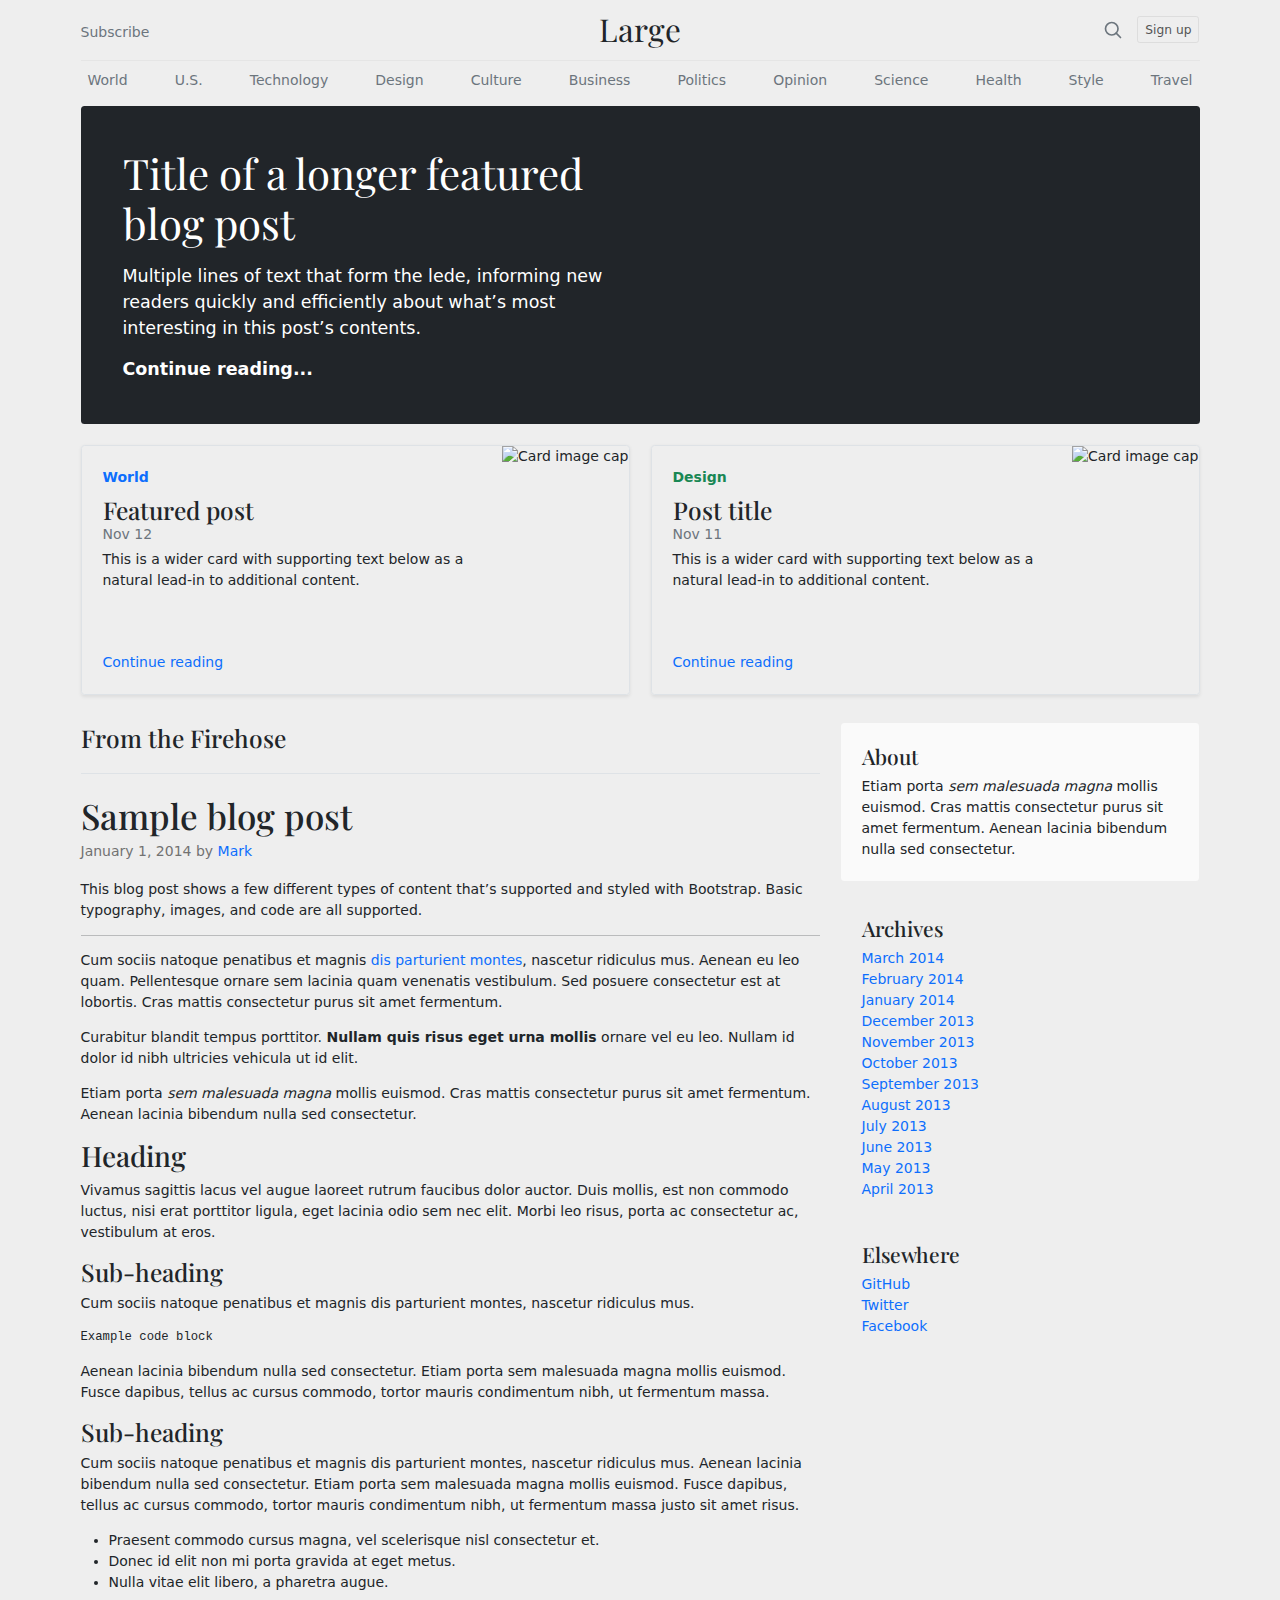
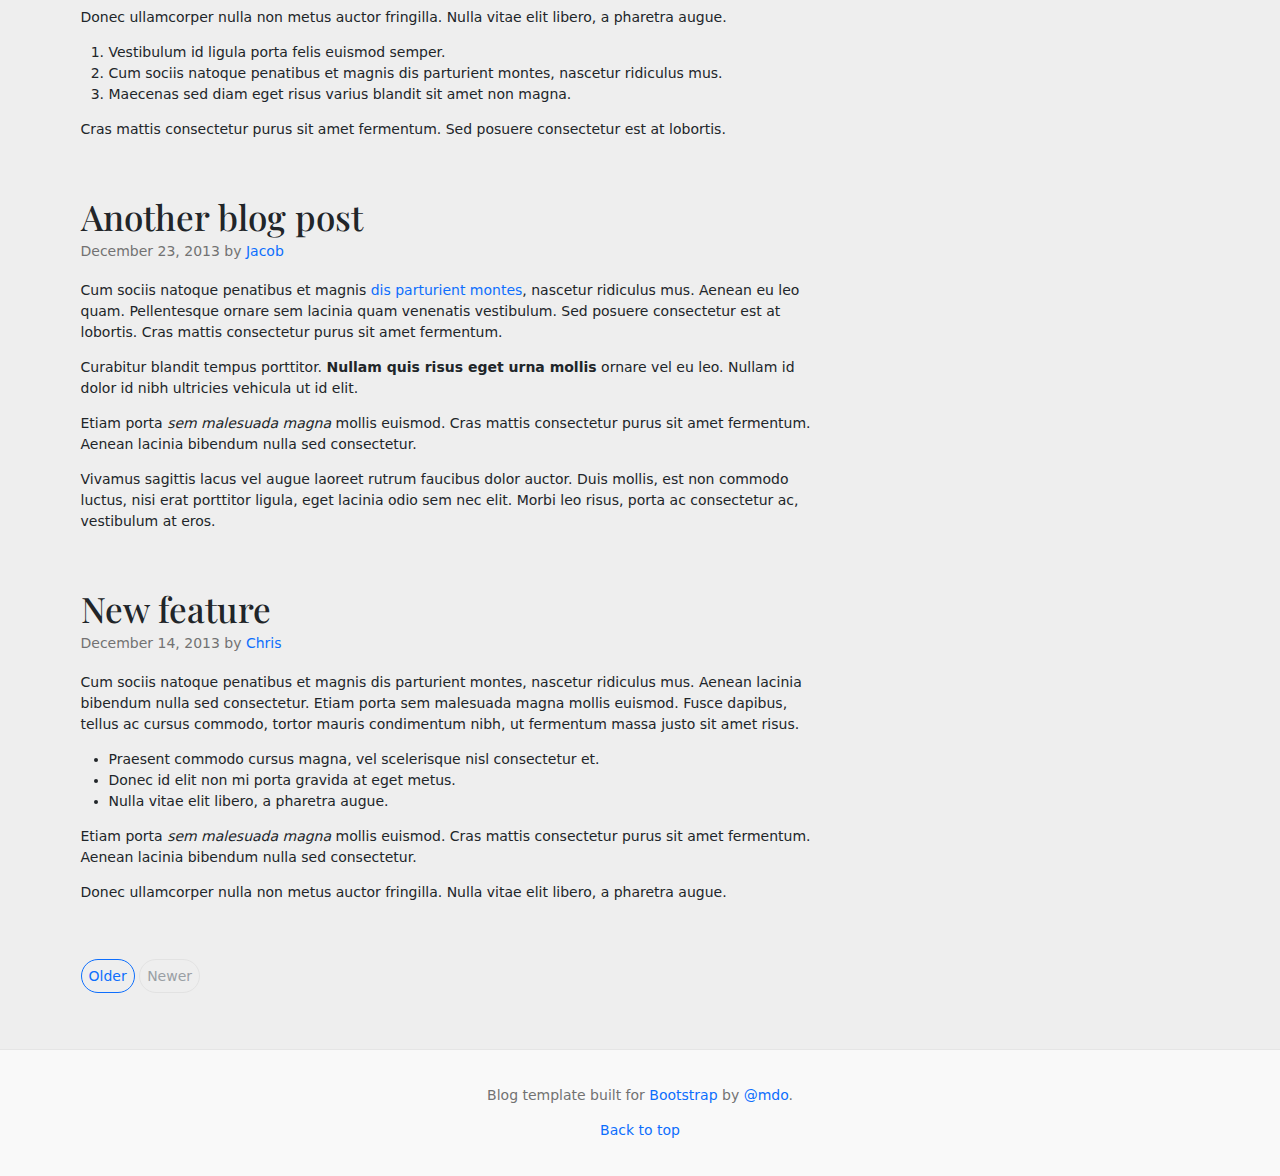
<file: demo/blog/index.html>
<!DOCTYPE html>
<html lang="en">
  <head>
    <meta charset="utf-8">
    <meta name="viewport" content="width=device-width, initial-scale=1, shrink-to-fit=no">
    <meta name="description" content="">
    <meta name="author" content="">
    <link rel="icon" href="../../../../favicon.ico">

    <title>Blog Template for Bootstrap</title>

    <!-- Bootstrap core CSS -->
    <link href="../../css/editor.css" rel="stylesheet">

    <!-- Custom styles for this template -->
    <link href="https://fonts.googleapis.com/css?family=Playfair+Display:700,900" rel="stylesheet">
    <link href="blog.css" rel="stylesheet">
  </head>

<body>

	<div class="container">
	  <header class="blog-header py-3">
		<div class="row flex-nowrap justify-content-between align-items-center">
		  <div class="col-4 pt-1">
			<a class="link-secondary" href="#">Subscribe</a>
		  </div>
		  <div class="col-4 text-center">
			<a class="blog-header-logo text-dark" href="#">Large</a>
		  </div>
		  <div class="col-4 d-flex justify-content-end align-items-center">
			<a class="link-secondary" href="#" aria-label="Search">
			  <svg xmlns="http://www.w3.org/2000/svg" width="20" height="20" fill="none" stroke="currentColor" stroke-linecap="round" stroke-linejoin="round" stroke-width="2" class="mx-3" role="img" viewBox="0 0 24 24"><title>Search</title><circle cx="10.5" cy="10.5" r="7.5"/><path d="M21 21l-5.2-5.2"/></svg>
			</a>
			<a class="btn btn-sm btn-outline-secondary" href="#">Sign up</a>
		  </div>
		</div>
	  </header>

	  <div class="nav-scroller py-1 mb-2">
		<nav class="nav d-flex justify-content-between">
		  <a class="p-2 link-secondary" href="#">World</a>
		  <a class="p-2 link-secondary" href="#">U.S.</a>
		  <a class="p-2 link-secondary" href="#">Technology</a>
		  <a class="p-2 link-secondary" href="#">Design</a>
		  <a class="p-2 link-secondary" href="#">Culture</a>
		  <a class="p-2 link-secondary" href="#">Business</a>
		  <a class="p-2 link-secondary" href="#">Politics</a>
		  <a class="p-2 link-secondary" href="#">Opinion</a>
		  <a class="p-2 link-secondary" href="#">Science</a>
		  <a class="p-2 link-secondary" href="#">Health</a>
		  <a class="p-2 link-secondary" href="#">Style</a>
		  <a class="p-2 link-secondary" href="#">Travel</a>
		</nav>
	  </div>
	</div>

	<main class="container">
	  <div class="p-4 p-md-5 mb-4 text-white rounded bg-dark">
		<div class="col-md-6 px-0">
		  <h1 class="display-4 font-italic">Title of a longer featured blog post</h1>
		  <p class="lead my-3">Multiple lines of text that form the lede, informing new readers quickly and efficiently about what’s most interesting in this post’s contents.</p>
		  <p class="lead mb-0"><a href="#" class="text-white fw-bold">Continue reading...</a></p>
		</div>
	  </div>

	  <div class="row mb-2">
		<div class="col-md-6">
		  <div class="row g-0 border rounded overflow-hidden flex-md-row mb-4 shadow-sm h-md-250 position-relative">
			<div class="col p-4 d-flex flex-column position-static">
			  <strong class="d-inline-block mb-2 text-primary">World</strong>
			  <h3 class="mb-0">Featured post</h3>
			  <div class="mb-1 text-muted">Nov 12</div>
			  <p class="card-text mb-auto">This is a wider card with supporting text below as a natural lead-in to additional content.</p>
			  <a href="#" class="stretched-link">Continue reading</a>
			</div>
			<div class="col-auto d-none d-lg-block">
				<img class="card-img-right flex-auto d-none d-lg-block" data-src="holder.js/200x250?theme=thumb" alt="Card image cap">
			</div>
		  </div>
		</div>
		<div class="col-md-6">
		  <div class="row g-0 border rounded overflow-hidden flex-md-row mb-4 shadow-sm h-md-250 position-relative">
			<div class="col p-4 d-flex flex-column position-static">
			  <strong class="d-inline-block mb-2 text-success">Design</strong>
			  <h3 class="mb-0">Post title</h3>
			  <div class="mb-1 text-muted">Nov 11</div>
			  <p class="mb-auto">This is a wider card with supporting text below as a natural lead-in to additional content.</p>
			  <a href="#" class="stretched-link">Continue reading</a>
			</div>
			<div class="col-auto d-none d-lg-block">
				<img class="card-img-right flex-auto d-none d-lg-block" data-src="holder.js/200x250?theme=thumb" alt="Card image cap">
			</div>
		  </div>
		</div>
	  </div>

	  <div class="row">
		<div class="col-md-8">
		  <h3 class="pb-4 mb-4 font-italic border-bottom">
			From the Firehose
		  </h3>

		  <article class="blog-post">
			<h2 class="blog-post-title">Sample blog post</h2>
			<p class="blog-post-meta">January 1, 2014 by <a href="#">Mark</a></p>

			<p>This blog post shows a few different types of content that’s supported and styled with Bootstrap. Basic typography, images, and code are all supported.</p>
			<hr>
			<p>Cum sociis natoque penatibus et magnis <a href="#">dis parturient montes</a>, nascetur ridiculus mus. Aenean eu leo quam. Pellentesque ornare sem lacinia quam venenatis vestibulum. Sed posuere consectetur est at lobortis. Cras mattis consectetur purus sit amet fermentum.</p>
			<blockquote>
			  <p>Curabitur blandit tempus porttitor. <strong>Nullam quis risus eget urna mollis</strong> ornare vel eu leo. Nullam id dolor id nibh ultricies vehicula ut id elit.</p>
			</blockquote>
			<p>Etiam porta <em>sem malesuada magna</em> mollis euismod. Cras mattis consectetur purus sit amet fermentum. Aenean lacinia bibendum nulla sed consectetur.</p>
			<h2>Heading</h2>
			<p>Vivamus sagittis lacus vel augue laoreet rutrum faucibus dolor auctor. Duis mollis, est non commodo luctus, nisi erat porttitor ligula, eget lacinia odio sem nec elit. Morbi leo risus, porta ac consectetur ac, vestibulum at eros.</p>
			<h3>Sub-heading</h3>
			<p>Cum sociis natoque penatibus et magnis dis parturient montes, nascetur ridiculus mus.</p>
			<pre><code>Example code block</code></pre>
			<p>Aenean lacinia bibendum nulla sed consectetur. Etiam porta sem malesuada magna mollis euismod. Fusce dapibus, tellus ac cursus commodo, tortor mauris condimentum nibh, ut fermentum massa.</p>
			<h3>Sub-heading</h3>
			<p>Cum sociis natoque penatibus et magnis dis parturient montes, nascetur ridiculus mus. Aenean lacinia bibendum nulla sed consectetur. Etiam porta sem malesuada magna mollis euismod. Fusce dapibus, tellus ac cursus commodo, tortor mauris condimentum nibh, ut fermentum massa justo sit amet risus.</p>
			<ul>
			  <li>Praesent commodo cursus magna, vel scelerisque nisl consectetur et.</li>
			  <li>Donec id elit non mi porta gravida at eget metus.</li>
			  <li>Nulla vitae elit libero, a pharetra augue.</li>
			</ul>
			<p>Donec ullamcorper nulla non metus auctor fringilla. Nulla vitae elit libero, a pharetra augue.</p>
			<ol>
			  <li>Vestibulum id ligula porta felis euismod semper.</li>
			  <li>Cum sociis natoque penatibus et magnis dis parturient montes, nascetur ridiculus mus.</li>
			  <li>Maecenas sed diam eget risus varius blandit sit amet non magna.</li>
			</ol>
			<p>Cras mattis consectetur purus sit amet fermentum. Sed posuere consectetur est at lobortis.</p>
		  </article><!-- /.blog-post -->

		  <article class="blog-post">
			<h2 class="blog-post-title">Another blog post</h2>
			<p class="blog-post-meta">December 23, 2013 by <a href="#">Jacob</a></p>

			<p>Cum sociis natoque penatibus et magnis <a href="#">dis parturient montes</a>, nascetur ridiculus mus. Aenean eu leo quam. Pellentesque ornare sem lacinia quam venenatis vestibulum. Sed posuere consectetur est at lobortis. Cras mattis consectetur purus sit amet fermentum.</p>
			<blockquote>
			  <p>Curabitur blandit tempus porttitor. <strong>Nullam quis risus eget urna mollis</strong> ornare vel eu leo. Nullam id dolor id nibh ultricies vehicula ut id elit.</p>
			</blockquote>
			<p>Etiam porta <em>sem malesuada magna</em> mollis euismod. Cras mattis consectetur purus sit amet fermentum. Aenean lacinia bibendum nulla sed consectetur.</p>
			<p>Vivamus sagittis lacus vel augue laoreet rutrum faucibus dolor auctor. Duis mollis, est non commodo luctus, nisi erat porttitor ligula, eget lacinia odio sem nec elit. Morbi leo risus, porta ac consectetur ac, vestibulum at eros.</p>
		  </article><!-- /.blog-post -->

		  <article class="blog-post">
			<h2 class="blog-post-title">New feature</h2>
			<p class="blog-post-meta">December 14, 2013 by <a href="#">Chris</a></p>

			<p>Cum sociis natoque penatibus et magnis dis parturient montes, nascetur ridiculus mus. Aenean lacinia bibendum nulla sed consectetur. Etiam porta sem malesuada magna mollis euismod. Fusce dapibus, tellus ac cursus commodo, tortor mauris condimentum nibh, ut fermentum massa justo sit amet risus.</p>
			<ul>
			  <li>Praesent commodo cursus magna, vel scelerisque nisl consectetur et.</li>
			  <li>Donec id elit non mi porta gravida at eget metus.</li>
			  <li>Nulla vitae elit libero, a pharetra augue.</li>
			</ul>
			<p>Etiam porta <em>sem malesuada magna</em> mollis euismod. Cras mattis consectetur purus sit amet fermentum. Aenean lacinia bibendum nulla sed consectetur.</p>
			<p>Donec ullamcorper nulla non metus auctor fringilla. Nulla vitae elit libero, a pharetra augue.</p>
		  </article><!-- /.blog-post -->

		  <nav class="blog-pagination" aria-label="Pagination">
			<a class="btn btn-outline-primary" href="#">Older</a>
			<a class="btn btn-outline-secondary disabled" href="#" tabindex="-1" aria-disabled="true">Newer</a>
		  </nav>

		</div>

		<div class="col-md-4">
		  <div class="p-4 mb-3 bg-light rounded">
			<h4 class="font-italic">About</h4>
			<p class="mb-0">Etiam porta <em>sem malesuada magna</em> mollis euismod. Cras mattis consectetur purus sit amet fermentum. Aenean lacinia bibendum nulla sed consectetur.</p>
		  </div>

		  <div class="p-4">
			<h4 class="font-italic">Archives</h4>
			<ol class="list-unstyled mb-0">
			  <li><a href="#">March 2014</a></li>
			  <li><a href="#">February 2014</a></li>
			  <li><a href="#">January 2014</a></li>
			  <li><a href="#">December 2013</a></li>
			  <li><a href="#">November 2013</a></li>
			  <li><a href="#">October 2013</a></li>
			  <li><a href="#">September 2013</a></li>
			  <li><a href="#">August 2013</a></li>
			  <li><a href="#">July 2013</a></li>
			  <li><a href="#">June 2013</a></li>
			  <li><a href="#">May 2013</a></li>
			  <li><a href="#">April 2013</a></li>
			</ol>
		  </div>

		  <div class="p-4">
			<h4 class="font-italic">Elsewhere</h4>
			<ol class="list-unstyled">
			  <li><a href="#">GitHub</a></li>
			  <li><a href="#">Twitter</a></li>
			  <li><a href="#">Facebook</a></li>
			</ol>
		  </div>
		</div>

	  </div><!-- /.row -->

	</main><!-- /.container -->

<footer class="blog-footer">
  <p>Blog template built for <a href="https://getbootstrap.com/">Bootstrap</a> by <a href="https://twitter.com/mdo">@mdo</a>.</p>
  <p>
    <a href="#">Back to top</a>
  </p>
</footer>
</body>
</html>
</file>
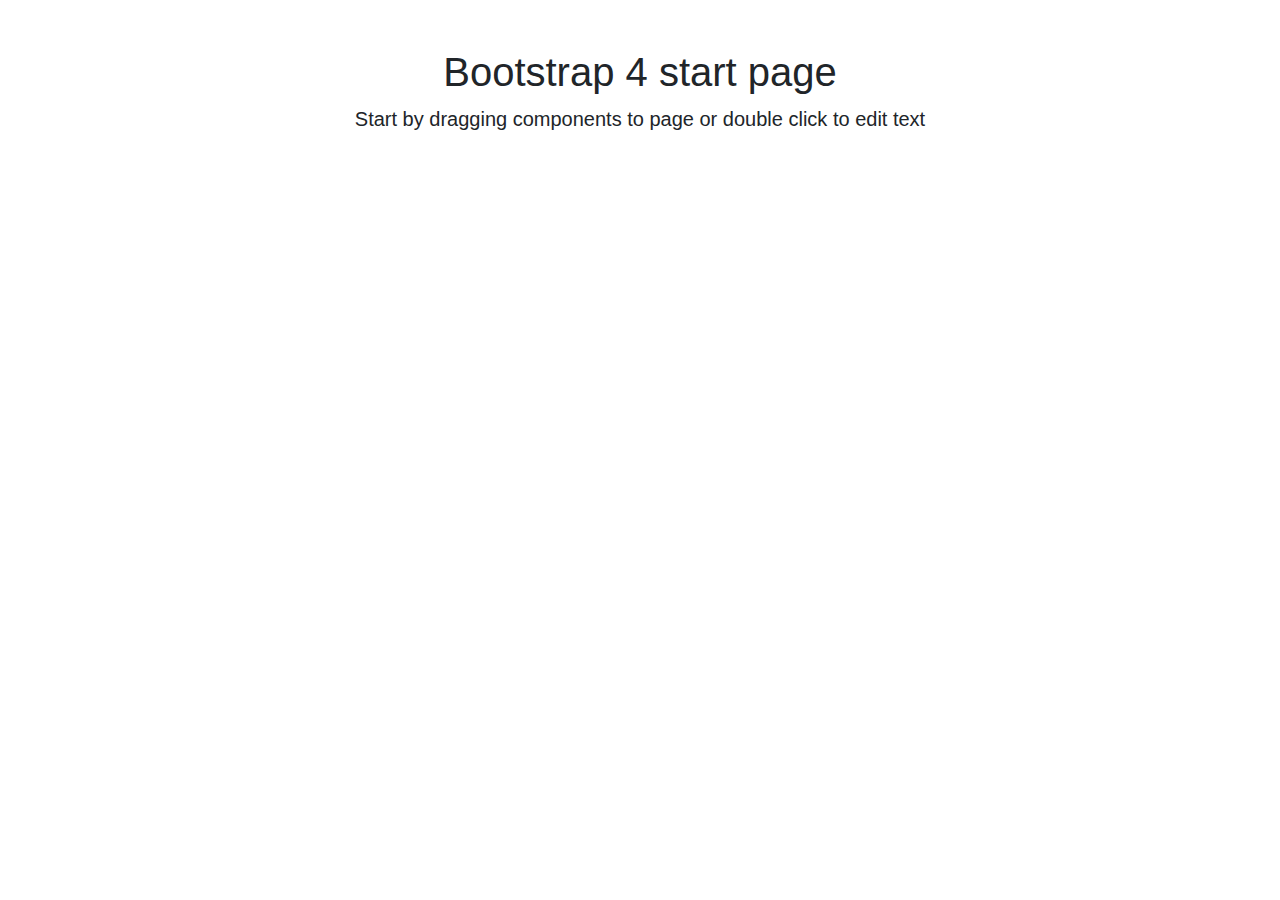
<file: new-page-blank-template copy.html>
<!DOCTYPE html>
<html lang="en">
  <head>
    <meta charset="utf-8">
    <meta name="viewport" content="width=device-width, initial-scale=1, shrink-to-fit=no">
    <meta name="description" content="">
    <meta name="author" content="">
    <title>My page</title>
    <!-- Bootstrap core CSS -->
    <link href="https://stackpath.bootstrapcdn.com/bootstrap/4.2.1/css/bootstrap.min.css" rel="stylesheet">
    <script src="http://code.jquery.com/jquery-3.3.1.min.js"></script>
    <script src="https://stackpath.bootstrapcdn.com/bootstrap/4.2.1/js/bootstrap.min.js"></script>
    <style>
		html, body
		{
			width:100%;
			height:100%;
		}
    </style>
  </head>
  <body>
    <!-- Page Content -->
    <div class="container">
      <div class="row">
        <div class="col-lg-12 text-center">
          <h1 class="mt-5">Bootstrap 4 start page</h1>
          <p class="lead">Start by dragging components to page or double click to edit text</p>
        </div>
      </div>
    </div>
  </body>
</html>
</file>
<file: css/editor.css>
/*
Copyright 2017 Ziadin Givan

Licensed under the Apache License, Version 2.0 (the "License");
you may not use this file except in compliance with the License.
You may obtain a copy of the License at

   http://www.apache.org/licenses/LICENSE-2.0

Unless required by applicable law or agreed to in writing, software
distributed under the License is distributed on an "AS IS" BASIS,
WITHOUT WARRANTIES OR CONDITIONS OF ANY KIND, either express or implied.
See the License for the specific language governing permissions and
limitations under the License.

https://github.com/givanz/VvvebJs
*/
html {
  font-size: 14px; }

body {
  font-family: "Helvetica Neue", Helvetica, -apple-system, Arial, "Lucida Grande", system-ui, BlinkMacSystemFont, "Segoe UI", Roboto, sans-serif; }

#logo {
  margin-left: 0.5rem;
  margin-top: 0.15rem; }

i.la, i.header-arrow {
  font-style: normal; }

.lar,
.las,
.lab {
  -moz-osx-font-smoothing: grayscale;
  -webkit-font-smoothing: antialiased;
  display: inline-block;
  font-style: normal;
  font-variant: normal;
  text-rendering: auto;
  line-height: 1; }

@font-face {
  font-family: Line Awesome Brands;
  font-style: normal;
  font-weight: normal;
  font-display: auto;
  src: url("../fonts/line-awesome/la-brands-400.eot");
  src: url("../fonts/line-awesome/la-brands-400.eot?#iefix") format("embedded-opentype"), url("../fonts/line-awesome/la-brands-400.woff2") format("woff2"), url("../fonts/line-awesome/la-brands-400.woff") format("woff"), url("../fonts/line-awesome/la-brands-400.ttf") format("truetype"), url("../fonts/line-awesome/la-brands-400.svg#lineawesome") format("svg"); }

.lab {
  font-family: Line Awesome Brands;
  font-weight: 400; }

@font-face {
  font-family: Line Awesome Free;
  font-style: normal;
  font-weight: 400;
  font-display: auto;
  src: url("../fonts/line-awesome/la-regular-400.eot");
  src: url("../fonts/line-awesome/la-regular-400.eot?#iefix") format("embedded-opentype"), url("../fonts/line-awesome/la-regular-400.woff2") format("woff2"), url("../fonts/line-awesome/la-regular-400.woff") format("woff"), url("../fonts/line-awesome/la-regular-400.ttf") format("truetype"), url("../fonts/line-awesome/la-regular-400.svg#lineawesome") format("svg"); }

.la, .header-arrow {
  font-family: Line Awesome Free;
  font-weight: 400; }

@font-face {
  font-family: Line Awesome Free;
  font-style: normal;
  font-weight: 900;
  font-display: auto;
  src: url("../fonts/line-awesome/la-solid-900.eot");
  src: url("../fonts/line-awesome/la-solid-900.eot?#iefix") format("embedded-opentype"), url("../fonts/line-awesome/la-solid-900.woff2") format("woff2"), url("../fonts/line-awesome/la-solid-900.woff") format("woff"), url("../fonts/line-awesome/la-solid-900.ttf") format("truetype"), url("../fonts/line-awesome/la-solid-900.svg#lineawesome") format("svg"); }

.la, .header-arrow {
  font-family: Line Awesome Free;
  font-weight: 900; }

.la-lg {
  font-size: 1.33333em;
  line-height: 0.75em;
  vertical-align: -.0667em; }

.la-xs {
  font-size: 0.75em; }

.la-2x {
  font-size: 1em; }

.la-2x {
  font-size: 2em; }

.la-3x {
  font-size: 3em; }

.la-4x {
  font-size: 4em; }

.la-5x {
  font-size: 5em; }

.la-6x {
  font-size: 6em; }

.la-7x {
  font-size: 7em; }

.la-8x {
  font-size: 8em; }

.la-9x {
  font-size: 9em; }

.la-10x {
  font-size: 10em; }

.la-fw {
  text-align: center;
  width: 1.25em; }

.la-fw {
  width: 1.25em;
  text-align: center; }

.la-ul {
  padding-left: 0;
  margin-left: 1.42857em;
  list-style-type: none; }
  .la-ul > li {
    position: relative; }

.la-li {
  position: absolute;
  left: -2em;
  text-align: center;
  width: 1.42857em;
  line-height: inherit; }
  .la-li.la-lg {
    left: -1.14286em; }

.la-border {
  border: solid 0.08em #eee;
  border-radius: .1em;
  padding: .2em .25em .15em; }

.la-pull-left {
  float: left; }

.la-pull-right {
  float: right; }

.la.la-pull-left, .la-pull-left.header-arrow {
  margin-right: .3em; }

.la.la-pull-right, .la-pull-right.header-arrow {
  margin-left: .3em; }

.la.pull-left, .pull-left.header-arrow {
  margin-right: .3em; }

.la.pull-right, .pull-right.header-arrow {
  margin-left: .3em; }

.la-pull-left {
  float: left; }

.la-pull-right {
  float: right; }

.la.la-pull-left, .la-pull-left.header-arrow,
.las.la-pull-left,
.lar.la-pull-left,
.lal.la-pull-left,
.lab.la-pull-left {
  margin-right: .3em; }

.la.la-pull-right, .la-pull-right.header-arrow,
.las.la-pull-right,
.lar.la-pull-right,
.lal.la-pull-right,
.lab.la-pull-right {
  margin-left: .3em; }

.la-spin {
  -webkit-animation: la-spin 2s infinite linear;
  animation: la-spin 2s infinite linear; }

.la-pulse {
  -webkit-animation: la-spin 1s infinite steps(8);
  animation: la-spin 1s infinite steps(8); }

@-webkit-keyframes la-spin {
  0% {
    -webkit-transform: rotate(0deg);
    transform: rotate(0deg); }
  100% {
    -webkit-transform: rotate(360deg);
    transform: rotate(360deg); } }

@keyframes la-spin {
  0% {
    -webkit-transform: rotate(0deg);
    transform: rotate(0deg); }
  100% {
    -webkit-transform: rotate(360deg);
    transform: rotate(360deg); } }

.la-rotate-90 {
  -ms-filter: "progid:DXImageTransform.Microsoft.BasicImage(rotation=1)";
  -webkit-transform: rotate(90deg);
  transform: rotate(90deg); }

.la-rotate-180 {
  -ms-filter: "progid:DXImageTransform.Microsoft.BasicImage(rotation=2)";
  -webkit-transform: rotate(180deg);
  transform: rotate(180deg); }

.la-rotate-270 {
  -ms-filter: "progid:DXImageTransform.Microsoft.BasicImage(rotation=3)";
  -webkit-transform: rotate(270deg);
  transform: rotate(270deg); }

.la-flip-horizontal {
  -ms-filter: "progid:DXImageTransform.Microsoft.BasicImage(rotation=0, mirror=1)";
  -webkit-transform: scale(-1, 1);
  transform: scale(-1, 1); }

.la-flip-vertical {
  -ms-filter: "progid:DXImageTransform.Microsoft.BasicImage(rotation=2, mirror=1)";
  -webkit-transform: scale(1, -1);
  transform: scale(1, -1); }

.la-flip-both, .la-flip-horizontal.la-flip-vertical {
  -ms-filter: "progid:DXImageTransform.Microsoft.BasicImage(rotation=2, mirror=1)";
  -webkit-transform: scale(-1, -1);
  transform: scale(-1, -1); }

:root .la-rotate-90,
:root .la-rotate-180,
:root .la-rotate-270,
:root .la-flip-horizontal,
:root .la-flip-vertical,
:root .la-flip-both {
  -webkit-filter: none;
  filter: none; }

.la-stack {
  display: inline-block;
  height: 2em;
  line-height: 2em;
  position: relative;
  vertical-align: middle;
  width: 2.5em; }

.la-stack-1x,
.la-stack-2x {
  left: 0;
  position: absolute;
  text-align: center;
  width: 100%; }

.la-stack-1x {
  line-height: inherit; }

.la-stack-2x {
  font-size: 2em; }

.la-inverse {
  color: #fff; }

.la-500px:before {
  content: "\f26e"; }

.la-accessible-icon:before {
  content: "\f368"; }

.la-accusoft:before {
  content: "\f369"; }

.la-acquisitions-incorporated:before {
  content: "\f6af"; }

.la-ad:before {
  content: "\f641"; }

.la-address-book:before {
  content: "\f2b9"; }

.la-address-card:before {
  content: "\f2bb"; }

.la-adjust:before {
  content: "\f042"; }

.la-adn:before {
  content: "\f170"; }

.la-adobe:before {
  content: "\f778"; }

.la-adversal:before {
  content: "\f36a"; }

.la-affiliatetheme:before {
  content: "\f36b"; }

.la-air-freshener:before {
  content: "\f5d0"; }

.la-airbnb:before {
  content: "\f834"; }

.la-algolia:before {
  content: "\f36c"; }

.la-align-center:before {
  content: "\f037"; }

.la-align-justify:before {
  content: "\f039"; }

.la-align-left:before {
  content: "\f036"; }

.la-align-right:before {
  content: "\f038"; }

.la-alipay:before {
  content: "\f642"; }

.la-allergies:before {
  content: "\f461"; }

.la-amazon:before {
  content: "\f270"; }

.la-amazon-pay:before {
  content: "\f42c"; }

.la-ambulance:before {
  content: "\f0f9"; }

.la-american-sign-language-interpreting:before {
  content: "\f2a3"; }

.la-amilia:before {
  content: "\f36d"; }

.la-anchor:before {
  content: "\f13d"; }

.la-android:before {
  content: "\f17b"; }

.la-angellist:before {
  content: "\f209"; }

.la-angle-double-down:before {
  content: "\f103"; }

.la-angle-double-left:before {
  content: "\f100"; }

.la-angle-double-right:before {
  content: "\f101"; }

.la-angle-double-up:before {
  content: "\f102"; }

.la-angle-down:before, .header-arrow:before {
  content: "\f107"; }

.la-angle-left:before {
  content: "\f104"; }

.la-angle-right:before, .header-arrow.expanded:before {
  content: "\f105"; }

.la-angle-up:before {
  content: "\f106"; }

.la-angry:before {
  content: "\f556"; }

.la-angrycreative:before {
  content: "\f36e"; }

.la-angular:before {
  content: "\f420"; }

.la-ankh:before {
  content: "\f644"; }

.la-app-store:before {
  content: "\f36f"; }

.la-app-store-ios:before {
  content: "\f370"; }

.la-apper:before {
  content: "\f371"; }

.la-apple:before {
  content: "\f179"; }

.la-apple-alt:before {
  content: "\f5d1"; }

.la-apple-pay:before {
  content: "\f415"; }

.la-archive:before {
  content: "\f187"; }

.la-archway:before {
  content: "\f557"; }

.la-arrow-alt-circle-down:before {
  content: "\f358"; }

.la-arrow-alt-circle-left:before {
  content: "\f359"; }

.la-arrow-alt-circle-right:before {
  content: "\f35a"; }

.la-arrow-alt-circle-up:before {
  content: "\f35b"; }

.la-arrow-circle-down:before {
  content: "\f0ab"; }

.la-arrow-circle-left:before {
  content: "\f0a8"; }

.la-arrow-circle-right:before {
  content: "\f0a9"; }

.la-arrow-circle-up:before {
  content: "\f0aa"; }

.la-arrow-down:before {
  content: "\f063"; }

.la-arrow-left:before {
  content: "\f060"; }

.la-arrow-right:before {
  content: "\f061"; }

.la-arrow-up:before {
  content: "\f062"; }

.la-arrows-alt:before {
  content: "\f0b2"; }

.la-arrows-alt-h:before {
  content: "\f337"; }

.la-arrows-alt-v:before {
  content: "\f338"; }

.la-artstation:before {
  content: "\f77a"; }

.la-assistive-listening-systems:before {
  content: "\f2a2"; }

.la-asterisk:before {
  content: "\f069"; }

.la-asymmetrik:before {
  content: "\f372"; }

.la-at:before {
  content: "\f1fa"; }

.la-atlas:before {
  content: "\f558"; }

.la-atlassian:before {
  content: "\f77b"; }

.la-atom:before {
  content: "\f5d2"; }

.la-audible:before {
  content: "\f373"; }

.la-audio-description:before {
  content: "\f29e"; }

.la-autoprefixer:before {
  content: "\f41c"; }

.la-avianex:before {
  content: "\f374"; }

.la-aviato:before {
  content: "\f421"; }

.la-award:before {
  content: "\f559"; }

.la-aws:before {
  content: "\f375"; }

.la-baby:before {
  content: "\f77c"; }

.la-baby-carriage:before {
  content: "\f77d"; }

.la-backspace:before {
  content: "\f55a"; }

.la-backward:before {
  content: "\f04a"; }

.la-bacon:before {
  content: "\f7e5"; }

.la-balance-scale:before {
  content: "\f24e"; }

.la-balance-scale-left:before {
  content: "\f515"; }

.la-balance-scale-right:before {
  content: "\f516"; }

.la-ban:before {
  content: "\f05e"; }

.la-band-aid:before {
  content: "\f462"; }

.la-bandcamp:before {
  content: "\f2d5"; }

.la-barcode:before {
  content: "\f02a"; }

.la-bars:before {
  content: "\f0c9"; }

.la-baseball-ball:before {
  content: "\f433"; }

.la-basketball-ball:before {
  content: "\f434"; }

.la-bath:before {
  content: "\f2cd"; }

.la-battery-empty:before {
  content: "\f244"; }

.la-battery-full:before {
  content: "\f240"; }

.la-battery-half:before {
  content: "\f242"; }

.la-battery-quarter:before {
  content: "\f243"; }

.la-battery-three-quarters:before {
  content: "\f241"; }

.la-battle-net:before {
  content: "\f835"; }

.la-bed:before {
  content: "\f236"; }

.la-beer:before {
  content: "\f0fc"; }

.la-behance:before {
  content: "\f1b4"; }

.la-behance-square:before {
  content: "\f1b5"; }

.la-bell:before {
  content: "\f0f3"; }

.la-bell-slash:before {
  content: "\f1f6"; }

.la-bezier-curve:before {
  content: "\f55b"; }

.la-bible:before {
  content: "\f647"; }

.la-bicycle:before {
  content: "\f206"; }

.la-biking:before {
  content: "\f84a"; }

.la-bimobject:before {
  content: "\f378"; }

.la-binoculars:before {
  content: "\f1e5"; }

.la-biohazard:before {
  content: "\f780"; }

.la-birthday-cake:before {
  content: "\f1fd"; }

.la-bitbucket:before {
  content: "\f171"; }

.la-bitcoin:before {
  content: "\f379"; }

.la-bity:before {
  content: "\f37a"; }

.la-black-tie:before {
  content: "\f27e"; }

.la-blackberry:before {
  content: "\f37b"; }

.la-blender:before {
  content: "\f517"; }

.la-blender-phone:before {
  content: "\f6b6"; }

.la-blind:before {
  content: "\f29d"; }

.la-blog:before {
  content: "\f781"; }

.la-blogger:before {
  content: "\f37c"; }

.la-blogger-b:before {
  content: "\f37d"; }

.la-bluetooth:before {
  content: "\f293"; }

.la-bluetooth-b:before {
  content: "\f294"; }

.la-bold:before {
  content: "\f032"; }

.la-bolt:before {
  content: "\f0e7"; }

.la-bomb:before {
  content: "\f1e2"; }

.la-bone:before {
  content: "\f5d7"; }

.la-bong:before {
  content: "\f55c"; }

.la-book:before {
  content: "\f02d"; }

.la-book-dead:before {
  content: "\f6b7"; }

.la-book-medical:before {
  content: "\f7e6"; }

.la-book-open:before {
  content: "\f518"; }

.la-book-reader:before {
  content: "\f5da"; }

.la-bookmark:before {
  content: "\f02e"; }

.la-bootstrap:before {
  content: "\f836"; }

.la-border-all:before {
  content: "\f84c"; }

.la-border-none:before {
  content: "\f850"; }

.la-border-style:before {
  content: "\f853"; }

.la-bowling-ball:before {
  content: "\f436"; }

.la-box:before {
  content: "\f466"; }

.la-box-open:before {
  content: "\f49e"; }

.la-boxes:before {
  content: "\f468"; }

.la-braille:before {
  content: "\f2a1"; }

.la-brain:before {
  content: "\f5dc"; }

.la-bread-slice:before {
  content: "\f7ec"; }

.la-briefcase:before {
  content: "\f0b1"; }

.la-briefcase-medical:before {
  content: "\f469"; }

.la-broadcast-tower:before {
  content: "\f519"; }

.la-broom:before {
  content: "\f51a"; }

.la-brush:before {
  content: "\f55d"; }

.la-btc:before {
  content: "\f15a"; }

.la-buffer:before {
  content: "\f837"; }

.la-bug:before {
  content: "\f188"; }

.la-building:before {
  content: "\f1ad"; }

.la-bullhorn:before {
  content: "\f0a1"; }

.la-bullseye:before {
  content: "\f140"; }

.la-burn:before {
  content: "\f46a"; }

.la-buromobelexperte:before {
  content: "\f37f"; }

.la-bus:before {
  content: "\f207"; }

.la-bus-alt:before {
  content: "\f55e"; }

.la-business-time:before {
  content: "\f64a"; }

.la-buysellads:before {
  content: "\f20d"; }

.la-calculator:before {
  content: "\f1ec"; }

.la-calendar:before {
  content: "\f133"; }

.la-calendar-alt:before {
  content: "\f073"; }

.la-calendar-check:before {
  content: "\f274"; }

.la-calendar-day:before {
  content: "\f783"; }

.la-calendar-minus:before {
  content: "\f272"; }

.la-calendar-plus:before {
  content: "\f271"; }

.la-calendar-times:before {
  content: "\f273"; }

.la-calendar-week:before {
  content: "\f784"; }

.la-camera:before {
  content: "\f030"; }

.la-camera-retro:before {
  content: "\f083"; }

.la-campground:before {
  content: "\f6bb"; }

.la-canadian-maple-leaf:before {
  content: "\f785"; }

.la-candy-cane:before {
  content: "\f786"; }

.la-cannabis:before {
  content: "\f55f"; }

.la-capsules:before {
  content: "\f46b"; }

.la-car:before {
  content: "\f1b9"; }

.la-car-alt:before {
  content: "\f5de"; }

.la-car-battery:before {
  content: "\f5df"; }

.la-car-crash:before {
  content: "\f5e1"; }

.la-car-side:before {
  content: "\f5e4"; }

.la-caret-down:before {
  content: "\f0d7"; }

.la-caret-left:before {
  content: "\f0d9"; }

.la-caret-right:before {
  content: "\f0da"; }

.la-caret-square-down:before {
  content: "\f150"; }

.la-caret-square-left:before {
  content: "\f191"; }

.la-caret-square-right:before {
  content: "\f152"; }

.la-caret-square-up:before {
  content: "\f151"; }

.la-caret-up:before {
  content: "\f0d8"; }

.la-carrot:before {
  content: "\f787"; }

.la-cart-arrow-down:before {
  content: "\f218"; }

.la-cart-plus:before {
  content: "\f217"; }

.la-cash-register:before {
  content: "\f788"; }

.la-cat:before {
  content: "\f6be"; }

.la-cc-amazon-pay:before {
  content: "\f42d"; }

.la-cc-amex:before {
  content: "\f1f3"; }

.la-cc-apple-pay:before {
  content: "\f416"; }

.la-cc-diners-club:before {
  content: "\f24c"; }

.la-cc-discover:before {
  content: "\f1f2"; }

.la-cc-jcb:before {
  content: "\f24b"; }

.la-cc-mastercard:before {
  content: "\f1f1"; }

.la-cc-paypal:before {
  content: "\f1f4"; }

.la-cc-stripe:before {
  content: "\f1f5"; }

.la-cc-visa:before {
  content: "\f1f0"; }

.la-centercode:before {
  content: "\f380"; }

.la-centos:before {
  content: "\f789"; }

.la-certificate:before {
  content: "\f0a3"; }

.la-chair:before {
  content: "\f6c0"; }

.la-chalkboard:before {
  content: "\f51b"; }

.la-chalkboard-teacher:before {
  content: "\f51c"; }

.la-charging-station:before {
  content: "\f5e7"; }

.la-chart-area:before {
  content: "\f1fe"; }

.la-chart-bar:before {
  content: "\f080"; }

.la-chart-line:before {
  content: "\f201"; }

.la-chart-pie:before {
  content: "\f200"; }

.la-check:before {
  content: "\f00c"; }

.la-check-circle:before {
  content: "\f058"; }

.la-check-double:before {
  content: "\f560"; }

.la-check-square:before {
  content: "\f14a"; }

.la-cheese:before {
  content: "\f7ef"; }

.la-chess:before {
  content: "\f439"; }

.la-chess-bishop:before {
  content: "\f43a"; }

.la-chess-board:before {
  content: "\f43c"; }

.la-chess-king:before {
  content: "\f43f"; }

.la-chess-knight:before {
  content: "\f441"; }

.la-chess-pawn:before {
  content: "\f443"; }

.la-chess-queen:before {
  content: "\f445"; }

.la-chess-rook:before {
  content: "\f447"; }

.la-chevron-circle-down:before {
  content: "\f13a"; }

.la-chevron-circle-left:before {
  content: "\f137"; }

.la-chevron-circle-right:before {
  content: "\f138"; }

.la-chevron-circle-up:before {
  content: "\f139"; }

.la-chevron-down:before {
  content: "\f078"; }

.la-chevron-left:before {
  content: "\f053"; }

.la-chevron-right:before {
  content: "\f054"; }

.la-chevron-up:before {
  content: "\f077"; }

.la-child:before {
  content: "\f1ae"; }

.la-chrome:before {
  content: "\f268"; }

.la-chromecast:before {
  content: "\f838"; }

.la-church:before {
  content: "\f51d"; }

.la-circle:before {
  content: "\f111"; }

.la-circle-notch:before {
  content: "\f1ce"; }

.la-city:before {
  content: "\f64f"; }

.la-clinic-medical:before {
  content: "\f7f2"; }

.la-clipboard:before {
  content: "\f328"; }

.la-clipboard-check:before {
  content: "\f46c"; }

.la-clipboard-list:before {
  content: "\f46d"; }

.la-clock:before {
  content: "\f017"; }

.la-clone:before {
  content: "\f24d"; }

.la-closed-captioning:before {
  content: "\f20a"; }

.la-cloud:before {
  content: "\f0c2"; }

.la-cloud-download-alt:before {
  content: "\f381"; }

.la-cloud-meatball:before {
  content: "\f73b"; }

.la-cloud-moon:before {
  content: "\f6c3"; }

.la-cloud-moon-rain:before {
  content: "\f73c"; }

.la-cloud-rain:before {
  content: "\f73d"; }

.la-cloud-showers-heavy:before {
  content: "\f740"; }

.la-cloud-sun:before {
  content: "\f6c4"; }

.la-cloud-sun-rain:before {
  content: "\f743"; }

.la-cloud-upload-alt:before {
  content: "\f382"; }

.la-cloudscale:before {
  content: "\f383"; }

.la-cloudsmith:before {
  content: "\f384"; }

.la-cloudversify:before {
  content: "\f385"; }

.la-cocktail:before {
  content: "\f561"; }

.la-code:before {
  content: "\f121"; }

.la-code-branch:before {
  content: "\f126"; }

.la-codepen:before {
  content: "\f1cb"; }

.la-codiepie:before {
  content: "\f284"; }

.la-coffee:before {
  content: "\f0f4"; }

.la-cog:before {
  content: "\f013"; }

.la-cogs:before {
  content: "\f085"; }

.la-coins:before {
  content: "\f51e"; }

.la-columns:before {
  content: "\f0db"; }

.la-comment:before {
  content: "\f075"; }

.la-comment-alt:before {
  content: "\f27a"; }

.la-comment-dollar:before {
  content: "\f651"; }

.la-comment-dots:before {
  content: "\f4ad"; }

.la-comment-medical:before {
  content: "\f7f5"; }

.la-comment-slash:before {
  content: "\f4b3"; }

.la-comments:before {
  content: "\f086"; }

.la-comments-dollar:before {
  content: "\f653"; }

.la-compact-disc:before {
  content: "\f51f"; }

.la-compass:before {
  content: "\f14e"; }

.la-compress:before {
  content: "\f066"; }

.la-compress-arrows-alt:before {
  content: "\f78c"; }

.la-concierge-bell:before {
  content: "\f562"; }

.la-confluence:before {
  content: "\f78d"; }

.la-connectdevelop:before {
  content: "\f20e"; }

.la-contao:before {
  content: "\f26d"; }

.la-cookie:before {
  content: "\f563"; }

.la-cookie-bite:before {
  content: "\f564"; }

.la-copy:before {
  content: "\f0c5"; }

.la-copyright:before {
  content: "\f1f9"; }

.la-cotton-bureau:before {
  content: "\f89e"; }

.la-couch:before {
  content: "\f4b8"; }

.la-cpanel:before {
  content: "\f388"; }

.la-creative-commons:before {
  content: "\f25e"; }

.la-creative-commons-by:before {
  content: "\f4e7"; }

.la-creative-commons-nc:before {
  content: "\f4e8"; }

.la-creative-commons-nc-eu:before {
  content: "\f4e9"; }

.la-creative-commons-nc-jp:before {
  content: "\f4ea"; }

.la-creative-commons-nd:before {
  content: "\f4eb"; }

.la-creative-commons-pd:before {
  content: "\f4ec"; }

.la-creative-commons-pd-alt:before {
  content: "\f4ed"; }

.la-creative-commons-remix:before {
  content: "\f4ee"; }

.la-creative-commons-sa:before {
  content: "\f4ef"; }

.la-creative-commons-sampling:before {
  content: "\f4f0"; }

.la-creative-commons-sampling-plus:before {
  content: "\f4f1"; }

.la-creative-commons-share:before {
  content: "\f4f2"; }

.la-creative-commons-zero:before {
  content: "\f4f3"; }

.la-credit-card:before {
  content: "\f09d"; }

.la-critical-role:before {
  content: "\f6c9"; }

.la-crop:before {
  content: "\f125"; }

.la-crop-alt:before {
  content: "\f565"; }

.la-cross:before {
  content: "\f654"; }

.la-crosshairs:before {
  content: "\f05b"; }

.la-crow:before {
  content: "\f520"; }

.la-crown:before {
  content: "\f521"; }

.la-crutch:before {
  content: "\f7f7"; }

.la-css3:before {
  content: "\f13c"; }

.la-css3-alt:before {
  content: "\f38b"; }

.la-cube:before {
  content: "\f1b2"; }

.la-cubes:before {
  content: "\f1b3"; }

.la-cut:before {
  content: "\f0c4"; }

.la-cuttlefish:before {
  content: "\f38c"; }

.la-d-and-d:before {
  content: "\f38d"; }

.la-d-and-d-beyond:before {
  content: "\f6ca"; }

.la-dashcube:before {
  content: "\f210"; }

.la-database:before {
  content: "\f1c0"; }

.la-deaf:before {
  content: "\f2a4"; }

.la-delicious:before {
  content: "\f1a5"; }

.la-democrat:before {
  content: "\f747"; }

.la-deploydog:before {
  content: "\f38e"; }

.la-deskpro:before {
  content: "\f38f"; }

.la-desktop:before {
  content: "\f108"; }

.la-dev:before {
  content: "\f6cc"; }

.la-deviantart:before {
  content: "\f1bd"; }

.la-dharmachakra:before {
  content: "\f655"; }

.la-dhl:before {
  content: "\f790"; }

.la-diagnoses:before {
  content: "\f470"; }

.la-diaspora:before {
  content: "\f791"; }

.la-dice:before {
  content: "\f522"; }

.la-dice-d20:before {
  content: "\f6cf"; }

.la-dice-d6:before {
  content: "\f6d1"; }

.la-dice-five:before {
  content: "\f523"; }

.la-dice-four:before {
  content: "\f524"; }

.la-dice-one:before {
  content: "\f525"; }

.la-dice-six:before {
  content: "\f526"; }

.la-dice-three:before {
  content: "\f527"; }

.la-dice-two:before {
  content: "\f528"; }

.la-digg:before {
  content: "\f1a6"; }

.la-digital-ocean:before {
  content: "\f391"; }

.la-digital-tachograph:before {
  content: "\f566"; }

.la-directions:before {
  content: "\f5eb"; }

.la-discord:before {
  content: "\f392"; }

.la-discourse:before {
  content: "\f393"; }

.la-divide:before {
  content: "\f529"; }

.la-dizzy:before {
  content: "\f567"; }

.la-dna:before {
  content: "\f471"; }

.la-dochub:before {
  content: "\f394"; }

.la-docker:before {
  content: "\f395"; }

.la-dog:before {
  content: "\f6d3"; }

.la-dollar-sign:before {
  content: "\f155"; }

.la-dolly:before {
  content: "\f472"; }

.la-dolly-flatbed:before {
  content: "\f474"; }

.la-donate:before {
  content: "\f4b9"; }

.la-door-closed:before {
  content: "\f52a"; }

.la-door-open:before {
  content: "\f52b"; }

.la-dot-circle:before {
  content: "\f192"; }

.la-dove:before {
  content: "\f4ba"; }

.la-download:before {
  content: "\f019"; }

.la-draft2digital:before {
  content: "\f396"; }

.la-drafting-compass:before {
  content: "\f568"; }

.la-dragon:before {
  content: "\f6d5"; }

.la-draw-polygon:before {
  content: "\f5ee"; }

.la-dribbble:before {
  content: "\f17d"; }

.la-dribbble-square:before {
  content: "\f397"; }

.la-dropbox:before {
  content: "\f16b"; }

.la-drum:before {
  content: "\f569"; }

.la-drum-steelpan:before {
  content: "\f56a"; }

.la-drumstick-bite:before {
  content: "\f6d7"; }

.la-drupal:before {
  content: "\f1a9"; }

.la-dumbbell:before {
  content: "\f44b"; }

.la-dumpster:before {
  content: "\f793"; }

.la-dumpster-fire:before {
  content: "\f794"; }

.la-dungeon:before {
  content: "\f6d9"; }

.la-dyalog:before {
  content: "\f399"; }

.la-earlybirds:before {
  content: "\f39a"; }

.la-ebay:before {
  content: "\f4f4"; }

.la-edge:before {
  content: "\f282"; }

.la-edit:before {
  content: "\f044"; }

.la-egg:before {
  content: "\f7fb"; }

.la-eject:before {
  content: "\f052"; }

.la-elementor:before {
  content: "\f430"; }

.la-ellipsis-h:before {
  content: "\f141"; }

.la-ellipsis-v:before {
  content: "\f142"; }

.la-ello:before {
  content: "\f5f1"; }

.la-ember:before {
  content: "\f423"; }

.la-empire:before {
  content: "\f1d1"; }

.la-envelope:before {
  content: "\f0e0"; }

.la-envelope-open:before {
  content: "\f2b6"; }

.la-envelope-open-text:before {
  content: "\f658"; }

.la-envelope-square:before {
  content: "\f199"; }

.la-envira:before {
  content: "\f299"; }

.la-equals:before {
  content: "\f52c"; }

.la-eraser:before {
  content: "\f12d"; }

.la-erlang:before {
  content: "\f39d"; }

.la-ethereum:before {
  content: "\f42e"; }

.la-ethernet:before {
  content: "\f796"; }

.la-etsy:before {
  content: "\f2d7"; }

.la-euro-sign:before {
  content: "\f153"; }

.la-evernote:before {
  content: "\f839"; }

.la-exchange-alt:before {
  content: "\f362"; }

.la-exclamation:before {
  content: "\f12a"; }

.la-exclamation-circle:before {
  content: "\f06a"; }

.la-exclamation-triangle:before {
  content: "\f071"; }

.la-expand:before {
  content: "\f065"; }

.la-expand-arrows-alt:before {
  content: "\f31e"; }

.la-expeditedssl:before {
  content: "\f23e"; }

.la-external-link-alt:before {
  content: "\f35d"; }

.la-external-link-square-alt:before {
  content: "\f360"; }

.la-eye:before {
  content: "\f06e"; }

.la-eye-dropper:before {
  content: "\f1fb"; }

.la-eye-slash:before {
  content: "\f070"; }

.la-facebook:before {
  content: "\f09a"; }

.la-facebook-f:before {
  content: "\f39e"; }

.la-facebook-messenger:before {
  content: "\f39f"; }

.la-facebook-square:before {
  content: "\f082"; }

.la-fan:before {
  content: "\f863"; }

.la-fantasy-flight-games:before {
  content: "\f6dc"; }

.la-fast-backward:before {
  content: "\f049"; }

.la-fast-forward:before {
  content: "\f050"; }

.la-fax:before {
  content: "\f1ac"; }

.la-feather:before {
  content: "\f52d"; }

.la-feather-alt:before {
  content: "\f56b"; }

.la-fedex:before {
  content: "\f797"; }

.la-fedora:before {
  content: "\f798"; }

.la-female:before {
  content: "\f182"; }

.la-fighter-jet:before {
  content: "\f0fb"; }

.la-figma:before {
  content: "\f799"; }

.la-file:before {
  content: "\f15b"; }

.la-file-alt:before {
  content: "\f15c"; }

.la-file-archive:before {
  content: "\f1c6"; }

.la-file-audio:before {
  content: "\f1c7"; }

.la-file-code:before {
  content: "\f1c9"; }

.la-file-contract:before {
  content: "\f56c"; }

.la-file-csv:before {
  content: "\f6dd"; }

.la-file-download:before {
  content: "\f56d"; }

.la-file-excel:before {
  content: "\f1c3"; }

.la-file-export:before {
  content: "\f56e"; }

.la-file-image:before {
  content: "\f1c5"; }

.la-file-import:before {
  content: "\f56f"; }

.la-file-invoice:before {
  content: "\f570"; }

.la-file-invoice-dollar:before {
  content: "\f571"; }

.la-file-medical:before {
  content: "\f477"; }

.la-file-medical-alt:before {
  content: "\f478"; }

.la-file-pdf:before {
  content: "\f1c1"; }

.la-file-powerpoint:before {
  content: "\f1c4"; }

.la-file-prescription:before {
  content: "\f572"; }

.la-file-signature:before {
  content: "\f573"; }

.la-file-upload:before {
  content: "\f574"; }

.la-file-video:before {
  content: "\f1c8"; }

.la-file-word:before {
  content: "\f1c2"; }

.la-fill:before {
  content: "\f575"; }

.la-fill-drip:before {
  content: "\f576"; }

.la-film:before {
  content: "\f008"; }

.la-filter:before {
  content: "\f0b0"; }

.la-fingerprint:before {
  content: "\f577"; }

.la-fire:before {
  content: "\f06d"; }

.la-fire-alt:before {
  content: "\f7e4"; }

.la-fire-extinguisher:before {
  content: "\f134"; }

.la-firefox:before {
  content: "\f269"; }

.la-first-aid:before {
  content: "\f479"; }

.la-first-order:before {
  content: "\f2b0"; }

.la-first-order-alt:before {
  content: "\f50a"; }

.la-firstdraft:before {
  content: "\f3a1"; }

.la-fish:before {
  content: "\f578"; }

.la-fist-raised:before {
  content: "\f6de"; }

.la-flag:before {
  content: "\f024"; }

.la-flag-checkered:before {
  content: "\f11e"; }

.la-flag-usa:before {
  content: "\f74d"; }

.la-flask:before {
  content: "\f0c3"; }

.la-flickr:before {
  content: "\f16e"; }

.la-flipboard:before {
  content: "\f44d"; }

.la-flushed:before {
  content: "\f579"; }

.la-fly:before {
  content: "\f417"; }

.la-folder:before {
  content: "\f07b"; }

.la-folder-minus:before {
  content: "\f65d"; }

.la-folder-open:before {
  content: "\f07c"; }

.la-folder-plus:before {
  content: "\f65e"; }

.la-font:before {
  content: "\f031"; }

.la-font-awesome:before {
  content: "\f2b4"; }

.la-font-awesome-alt:before {
  content: "\f35c"; }

.la-font-awesome-flag:before {
  content: "\f425"; }

.la-fonticons:before {
  content: "\f280"; }

.la-fonticons-fi:before {
  content: "\f3a2"; }

.la-football-ball:before {
  content: "\f44e"; }

.la-fort-awesome:before {
  content: "\f286"; }

.la-fort-awesome-alt:before {
  content: "\f3a3"; }

.la-forumbee:before {
  content: "\f211"; }

.la-forward:before {
  content: "\f04e"; }

.la-foursquare:before {
  content: "\f180"; }

.la-free-code-camp:before {
  content: "\f2c5"; }

.la-freebsd:before {
  content: "\f3a4"; }

.la-frog:before {
  content: "\f52e"; }

.la-frown:before {
  content: "\f119"; }

.la-frown-open:before {
  content: "\f57a"; }

.la-fulcrum:before {
  content: "\f50b"; }

.la-funnel-dollar:before {
  content: "\f662"; }

.la-futbol:before {
  content: "\f1e3"; }

.la-galactic-republic:before {
  content: "\f50c"; }

.la-galactic-senate:before {
  content: "\f50d"; }

.la-gamepad:before {
  content: "\f11b"; }

.la-gas-pump:before {
  content: "\f52f"; }

.la-gavel:before {
  content: "\f0e3"; }

.la-gem:before {
  content: "\f3a5"; }

.la-genderless:before {
  content: "\f22d"; }

.la-get-pocket:before {
  content: "\f265"; }

.la-gg:before {
  content: "\f260"; }

.la-gg-circle:before {
  content: "\f261"; }

.la-ghost:before {
  content: "\f6e2"; }

.la-gift:before {
  content: "\f06b"; }

.la-gifts:before {
  content: "\f79c"; }

.la-git:before {
  content: "\f1d3"; }

.la-git-alt:before {
  content: "\f841"; }

.la-git-square:before {
  content: "\f1d2"; }

.la-github:before {
  content: "\f09b"; }

.la-github-alt:before {
  content: "\f113"; }

.la-github-square:before {
  content: "\f092"; }

.la-gitkraken:before {
  content: "\f3a6"; }

.la-gitlab:before {
  content: "\f296"; }

.la-gitter:before {
  content: "\f426"; }

.la-glass-cheers:before {
  content: "\f79f"; }

.la-glass-martini:before {
  content: "\f000"; }

.la-glass-martini-alt:before {
  content: "\f57b"; }

.la-glass-whiskey:before {
  content: "\f7a0"; }

.la-glasses:before {
  content: "\f530"; }

.la-glide:before {
  content: "\f2a5"; }

.la-glide-g:before {
  content: "\f2a6"; }

.la-globe:before {
  content: "\f0ac"; }

.la-globe-africa:before {
  content: "\f57c"; }

.la-globe-americas:before {
  content: "\f57d"; }

.la-globe-asia:before {
  content: "\f57e"; }

.la-globe-europe:before {
  content: "\f7a2"; }

.la-gofore:before {
  content: "\f3a7"; }

.la-golf-ball:before {
  content: "\f450"; }

.la-goodreads:before {
  content: "\f3a8"; }

.la-goodreads-g:before {
  content: "\f3a9"; }

.la-google:before {
  content: "\f1a0"; }

.la-google-drive:before {
  content: "\f3aa"; }

.la-google-play:before {
  content: "\f3ab"; }

.la-google-plus:before {
  content: "\f2b3"; }

.la-google-plus-g:before {
  content: "\f0d5"; }

.la-google-plus-square:before {
  content: "\f0d4"; }

.la-google-wallet:before {
  content: "\f1ee"; }

.la-gopuram:before {
  content: "\f664"; }

.la-graduation-cap:before {
  content: "\f19d"; }

.la-gratipay:before {
  content: "\f184"; }

.la-grav:before {
  content: "\f2d6"; }

.la-greater-than:before {
  content: "\f531"; }

.la-greater-than-equal:before {
  content: "\f532"; }

.la-grimace:before {
  content: "\f57f"; }

.la-grin:before {
  content: "\f580"; }

.la-grin-alt:before {
  content: "\f581"; }

.la-grin-beam:before {
  content: "\f582"; }

.la-grin-beam-sweat:before {
  content: "\f583"; }

.la-grin-hearts:before {
  content: "\f584"; }

.la-grin-squint:before {
  content: "\f585"; }

.la-grin-squint-tears:before {
  content: "\f586"; }

.la-grin-stars:before {
  content: "\f587"; }

.la-grin-tears:before {
  content: "\f588"; }

.la-grin-tongue:before {
  content: "\f589"; }

.la-grin-tongue-squint:before {
  content: "\f58a"; }

.la-grin-tongue-wink:before {
  content: "\f58b"; }

.la-grin-wink:before {
  content: "\f58c"; }

.la-grip-horizontal:before {
  content: "\f58d"; }

.la-grip-lines:before {
  content: "\f7a4"; }

.la-grip-lines-vertical:before {
  content: "\f7a5"; }

.la-grip-vertical:before {
  content: "\f58e"; }

.la-gripfire:before {
  content: "\f3ac"; }

.la-grunt:before {
  content: "\f3ad"; }

.la-guitar:before {
  content: "\f7a6"; }

.la-gulp:before {
  content: "\f3ae"; }

.la-h-square:before {
  content: "\f0fd"; }

.la-hacker-news:before {
  content: "\f1d4"; }

.la-hacker-news-square:before {
  content: "\f3af"; }

.la-hackerrank:before {
  content: "\f5f7"; }

.la-hamburger:before {
  content: "\f805"; }

.la-hammer:before {
  content: "\f6e3"; }

.la-hamsa:before {
  content: "\f665"; }

.la-hand-holding:before {
  content: "\f4bd"; }

.la-hand-holding-heart:before {
  content: "\f4be"; }

.la-hand-holding-usd:before {
  content: "\f4c0"; }

.la-hand-lizard:before {
  content: "\f258"; }

.la-hand-middle-finger:before {
  content: "\f806"; }

.la-hand-paper:before {
  content: "\f256"; }

.la-hand-peace:before {
  content: "\f25b"; }

.la-hand-point-down:before {
  content: "\f0a7"; }

.la-hand-point-left:before {
  content: "\f0a5"; }

.la-hand-point-right:before {
  content: "\f0a4"; }

.la-hand-point-up:before {
  content: "\f0a6"; }

.la-hand-pointer:before {
  content: "\f25a"; }

.la-hand-rock:before {
  content: "\f255"; }

.la-hand-scissors:before {
  content: "\f257"; }

.la-hand-spock:before {
  content: "\f259"; }

.la-hands:before {
  content: "\f4c2"; }

.la-hands-helping:before {
  content: "\f4c4"; }

.la-handshake:before {
  content: "\f2b5"; }

.la-hanukiah:before {
  content: "\f6e6"; }

.la-hard-hat:before {
  content: "\f807"; }

.la-hashtag:before {
  content: "\f292"; }

.la-hat-wizard:before {
  content: "\f6e8"; }

.la-haykal:before {
  content: "\f666"; }

.la-hdd:before {
  content: "\f0a0"; }

.la-heading:before {
  content: "\f1dc"; }

.la-headphones:before {
  content: "\f025"; }

.la-headphones-alt:before {
  content: "\f58f"; }

.la-headset:before {
  content: "\f590"; }

.la-heart:before {
  content: "\f004"; }

.la-heart-broken:before {
  content: "\f7a9"; }

.la-heartbeat:before {
  content: "\f21e"; }

.la-helicopter:before {
  content: "\f533"; }

.la-highlighter:before {
  content: "\f591"; }

.la-hiking:before {
  content: "\f6ec"; }

.la-hippo:before {
  content: "\f6ed"; }

.la-hips:before {
  content: "\f452"; }

.la-hire-a-helper:before {
  content: "\f3b0"; }

.la-history:before {
  content: "\f1da"; }

.la-hockey-puck:before {
  content: "\f453"; }

.la-holly-berry:before {
  content: "\f7aa"; }

.la-home:before {
  content: "\f015"; }

.la-hooli:before {
  content: "\f427"; }

.la-hornbill:before {
  content: "\f592"; }

.la-horse:before {
  content: "\f6f0"; }

.la-horse-head:before {
  content: "\f7ab"; }

.la-hospital:before {
  content: "\f0f8"; }

.la-hospital-alt:before {
  content: "\f47d"; }

.la-hospital-symbol:before {
  content: "\f47e"; }

.la-hot-tub:before {
  content: "\f593"; }

.la-hotdog:before {
  content: "\f80f"; }

.la-hotel:before {
  content: "\f594"; }

.la-hotjar:before {
  content: "\f3b1"; }

.la-hourglass:before {
  content: "\f254"; }

.la-hourglass-end:before {
  content: "\f253"; }

.la-hourglass-half:before {
  content: "\f252"; }

.la-hourglass-start:before {
  content: "\f251"; }

.la-house-damage:before {
  content: "\f6f1"; }

.la-houzz:before {
  content: "\f27c"; }

.la-hryvnia:before {
  content: "\f6f2"; }

.la-html5:before {
  content: "\f13b"; }

.la-hubspot:before {
  content: "\f3b2"; }

.la-i-cursor:before {
  content: "\f246"; }

.la-ice-cream:before {
  content: "\f810"; }

.la-icicles:before {
  content: "\f7ad"; }

.la-icons:before {
  content: "\f86d"; }

.la-id-badge:before {
  content: "\f2c1"; }

.la-id-card:before {
  content: "\f2c2"; }

.la-id-card-alt:before {
  content: "\f47f"; }

.la-igloo:before {
  content: "\f7ae"; }

.la-image:before {
  content: "\f03e"; }

.la-images:before {
  content: "\f302"; }

.la-imdb:before {
  content: "\f2d8"; }

.la-inbox:before {
  content: "\f01c"; }

.la-indent:before {
  content: "\f03c"; }

.la-industry:before {
  content: "\f275"; }

.la-infinity:before {
  content: "\f534"; }

.la-info:before {
  content: "\f129"; }

.la-info-circle:before {
  content: "\f05a"; }

.la-instagram:before {
  content: "\f16d"; }

.la-intercom:before {
  content: "\f7af"; }

.la-internet-explorer:before {
  content: "\f26b"; }

.la-invision:before {
  content: "\f7b0"; }

.la-ioxhost:before {
  content: "\f208"; }

.la-italic:before {
  content: "\f033"; }

.la-itch-io:before {
  content: "\f83a"; }

.la-itunes:before {
  content: "\f3b4"; }

.la-itunes-note:before {
  content: "\f3b5"; }

.la-java:before {
  content: "\f4e4"; }

.la-jedi:before {
  content: "\f669"; }

.la-jedi-order:before {
  content: "\f50e"; }

.la-jenkins:before {
  content: "\f3b6"; }

.la-jira:before {
  content: "\f7b1"; }

.la-joget:before {
  content: "\f3b7"; }

.la-joint:before {
  content: "\f595"; }

.la-joomla:before {
  content: "\f1aa"; }

.la-journal-whills:before {
  content: "\f66a"; }

.la-js:before {
  content: "\f3b8"; }

.la-js-square:before {
  content: "\f3b9"; }

.la-jsfiddle:before {
  content: "\f1cc"; }

.la-kaaba:before {
  content: "\f66b"; }

.la-kaggle:before {
  content: "\f5fa"; }

.la-key:before {
  content: "\f084"; }

.la-keybase:before {
  content: "\f4f5"; }

.la-keyboard:before {
  content: "\f11c"; }

.la-keycdn:before {
  content: "\f3ba"; }

.la-khanda:before {
  content: "\f66d"; }

.la-kickstarter:before {
  content: "\f3bb"; }

.la-kickstarter-k:before {
  content: "\f3bc"; }

.la-kiss:before {
  content: "\f596"; }

.la-kiss-beam:before {
  content: "\f597"; }

.la-kiss-wink-heart:before {
  content: "\f598"; }

.la-kiwi-bird:before {
  content: "\f535"; }

.la-korvue:before {
  content: "\f42f"; }

.la-landmark:before {
  content: "\f66f"; }

.la-language:before {
  content: "\f1ab"; }

.la-laptop:before {
  content: "\f109"; }

.la-laptop-code:before {
  content: "\f5fc"; }

.la-laptop-medical:before {
  content: "\f812"; }

.la-laravel:before {
  content: "\f3bd"; }

.la-lastfm:before {
  content: "\f202"; }

.la-lastfm-square:before {
  content: "\f203"; }

.la-laugh:before {
  content: "\f599"; }

.la-laugh-beam:before {
  content: "\f59a"; }

.la-laugh-squint:before {
  content: "\f59b"; }

.la-laugh-wink:before {
  content: "\f59c"; }

.la-layer-group:before {
  content: "\f5fd"; }

.la-leaf:before {
  content: "\f06c"; }

.la-leanpub:before {
  content: "\f212"; }

.la-lemon:before {
  content: "\f094"; }

.la-less:before {
  content: "\f41d"; }

.la-less-than:before {
  content: "\f536"; }

.la-less-than-equal:before {
  content: "\f537"; }

.la-level-down-alt:before {
  content: "\f3be"; }

.la-level-up-alt:before {
  content: "\f3bf"; }

.la-life-ring:before {
  content: "\f1cd"; }

.la-lightbulb:before {
  content: "\f0eb"; }

.la-line:before {
  content: "\f3c0"; }

.la-link:before {
  content: "\f0c1"; }

.la-linkedin:before {
  content: "\f08c"; }

.la-linkedin-in:before {
  content: "\f0e1"; }

.la-linode:before {
  content: "\f2b8"; }

.la-linux:before {
  content: "\f17c"; }

.la-lira-sign:before {
  content: "\f195"; }

.la-list:before {
  content: "\f03a"; }

.la-list-alt:before {
  content: "\f022"; }

.la-list-ol:before {
  content: "\f0cb"; }

.la-list-ul:before {
  content: "\f0ca"; }

.la-location-arrow:before {
  content: "\f124"; }

.la-lock:before {
  content: "\f023"; }

.la-lock-open:before {
  content: "\f3c1"; }

.la-long-arrow-alt-down:before {
  content: "\f309"; }

.la-long-arrow-alt-left:before {
  content: "\f30a"; }

.la-long-arrow-alt-right:before {
  content: "\f30b"; }

.la-long-arrow-alt-up:before {
  content: "\f30c"; }

.la-low-vision:before {
  content: "\f2a8"; }

.la-luggage-cart:before {
  content: "\f59d"; }

.la-lyft:before {
  content: "\f3c3"; }

.la-magento:before {
  content: "\f3c4"; }

.la-magic:before {
  content: "\f0d0"; }

.la-magnet:before {
  content: "\f076"; }

.la-mail-bulk:before {
  content: "\f674"; }

.la-mailchimp:before {
  content: "\f59e"; }

.la-male:before {
  content: "\f183"; }

.la-mandalorian:before {
  content: "\f50f"; }

.la-map:before {
  content: "\f279"; }

.la-map-marked:before {
  content: "\f59f"; }

.la-map-marked-alt:before {
  content: "\f5a0"; }

.la-map-marker:before {
  content: "\f041"; }

.la-map-marker-alt:before {
  content: "\f3c5"; }

.la-map-pin:before {
  content: "\f276"; }

.la-map-signs:before {
  content: "\f277"; }

.la-markdown:before {
  content: "\f60f"; }

.la-marker:before {
  content: "\f5a1"; }

.la-mars:before {
  content: "\f222"; }

.la-mars-double:before {
  content: "\f227"; }

.la-mars-stroke:before {
  content: "\f229"; }

.la-mars-stroke-h:before {
  content: "\f22b"; }

.la-mars-stroke-v:before {
  content: "\f22a"; }

.la-mask:before {
  content: "\f6fa"; }

.la-mastodon:before {
  content: "\f4f6"; }

.la-maxcdn:before {
  content: "\f136"; }

.la-medal:before {
  content: "\f5a2"; }

.la-medapps:before {
  content: "\f3c6"; }

.la-medium:before {
  content: "\f23a"; }

.la-medium-m:before {
  content: "\f3c7"; }

.la-medkit:before {
  content: "\f0fa"; }

.la-medrt:before {
  content: "\f3c8"; }

.la-meetup:before {
  content: "\f2e0"; }

.la-megaport:before {
  content: "\f5a3"; }

.la-meh:before {
  content: "\f11a"; }

.la-meh-blank:before {
  content: "\f5a4"; }

.la-meh-rolling-eyes:before {
  content: "\f5a5"; }

.la-memory:before {
  content: "\f538"; }

.la-mendeley:before {
  content: "\f7b3"; }

.la-menorah:before {
  content: "\f676"; }

.la-mercury:before {
  content: "\f223"; }

.la-meteor:before {
  content: "\f753"; }

.la-microchip:before {
  content: "\f2db"; }

.la-microphone:before {
  content: "\f130"; }

.la-microphone-alt:before {
  content: "\f3c9"; }

.la-microphone-alt-slash:before {
  content: "\f539"; }

.la-microphone-slash:before {
  content: "\f131"; }

.la-microscope:before {
  content: "\f610"; }

.la-microsoft:before {
  content: "\f3ca"; }

.la-minus:before {
  content: "\f068"; }

.la-minus-circle:before {
  content: "\f056"; }

.la-minus-square:before {
  content: "\f146"; }

.la-mitten:before {
  content: "\f7b5"; }

.la-mix:before {
  content: "\f3cb"; }

.la-mixcloud:before {
  content: "\f289"; }

.la-mizuni:before {
  content: "\f3cc"; }

.la-mobile:before {
  content: "\f10b"; }

.la-mobile-alt:before {
  content: "\f3cd"; }

.la-modx:before {
  content: "\f285"; }

.la-monero:before {
  content: "\f3d0"; }

.la-money-bill:before {
  content: "\f0d6"; }

.la-money-bill-alt:before {
  content: "\f3d1"; }

.la-money-bill-wave:before {
  content: "\f53a"; }

.la-money-bill-wave-alt:before {
  content: "\f53b"; }

.la-money-check:before {
  content: "\f53c"; }

.la-money-check-alt:before {
  content: "\f53d"; }

.la-monument:before {
  content: "\f5a6"; }

.la-moon:before {
  content: "\f186"; }

.la-mortar-pestle:before {
  content: "\f5a7"; }

.la-mosque:before {
  content: "\f678"; }

.la-motorcycle:before {
  content: "\f21c"; }

.la-mountain:before {
  content: "\f6fc"; }

.la-mouse-pointer:before {
  content: "\f245"; }

.la-mug-hot:before {
  content: "\f7b6"; }

.la-music:before {
  content: "\f001"; }

.la-napster:before {
  content: "\f3d2"; }

.la-neos:before {
  content: "\f612"; }

.la-network-wired:before {
  content: "\f6ff"; }

.la-neuter:before {
  content: "\f22c"; }

.la-newspaper:before {
  content: "\f1ea"; }

.la-nimblr:before {
  content: "\f5a8"; }

.la-node:before {
  content: "\f419"; }

.la-node-js:before {
  content: "\f3d3"; }

.la-not-equal:before {
  content: "\f53e"; }

.la-notes-medical:before {
  content: "\f481"; }

.la-npm:before {
  content: "\f3d4"; }

.la-ns8:before {
  content: "\f3d5"; }

.la-nutritionix:before {
  content: "\f3d6"; }

.la-object-group:before {
  content: "\f247"; }

.la-object-ungroup:before {
  content: "\f248"; }

.la-odnoklassniki:before {
  content: "\f263"; }

.la-odnoklassniki-square:before {
  content: "\f264"; }

.la-oil-can:before {
  content: "\f613"; }

.la-old-republic:before {
  content: "\f510"; }

.la-om:before {
  content: "\f679"; }

.la-opencart:before {
  content: "\f23d"; }

.la-openid:before {
  content: "\f19b"; }

.la-opera:before {
  content: "\f26a"; }

.la-optin-monster:before {
  content: "\f23c"; }

.la-osi:before {
  content: "\f41a"; }

.la-otter:before {
  content: "\f700"; }

.la-outdent:before {
  content: "\f03b"; }

.la-page4:before {
  content: "\f3d7"; }

.la-pagelines:before {
  content: "\f18c"; }

.la-pager:before {
  content: "\f815"; }

.la-paint-brush:before {
  content: "\f1fc"; }

.la-paint-roller:before {
  content: "\f5aa"; }

.la-palette:before {
  content: "\f53f"; }

.la-palfed:before {
  content: "\f3d8"; }

.la-pallet:before {
  content: "\f482"; }

.la-paper-plane:before {
  content: "\f1d8"; }

.la-paperclip:before {
  content: "\f0c6"; }

.la-parachute-box:before {
  content: "\f4cd"; }

.la-paragraph:before {
  content: "\f1dd"; }

.la-parking:before {
  content: "\f540"; }

.la-passport:before {
  content: "\f5ab"; }

.la-pastafarianism:before {
  content: "\f67b"; }

.la-paste:before {
  content: "\f0ea"; }

.la-patreon:before {
  content: "\f3d9"; }

.la-pause:before {
  content: "\f04c"; }

.la-pause-circle:before {
  content: "\f28b"; }

.la-paw:before {
  content: "\f1b0"; }

.la-paypal:before {
  content: "\f1ed"; }

.la-peace:before {
  content: "\f67c"; }

.la-pen:before {
  content: "\f304"; }

.la-pen-alt:before {
  content: "\f305"; }

.la-pen-fancy:before {
  content: "\f5ac"; }

.la-pen-nib:before {
  content: "\f5ad"; }

.la-pen-square:before {
  content: "\f14b"; }

.la-pencil-alt:before {
  content: "\f303"; }

.la-pencil-ruler:before {
  content: "\f5ae"; }

.la-penny-arcade:before {
  content: "\f704"; }

.la-people-carry:before {
  content: "\f4ce"; }

.la-pepper-hot:before {
  content: "\f816"; }

.la-percent:before {
  content: "\f295"; }

.la-percentage:before {
  content: "\f541"; }

.la-periscope:before {
  content: "\f3da"; }

.la-person-booth:before {
  content: "\f756"; }

.la-phabricator:before {
  content: "\f3db"; }

.la-phoenix-framework:before {
  content: "\f3dc"; }

.la-phoenix-squadron:before {
  content: "\f511"; }

.la-phone:before {
  content: "\f095"; }

.la-phone-alt:before {
  content: "\f879"; }

.la-phone-slash:before {
  content: "\f3dd"; }

.la-phone-square:before {
  content: "\f098"; }

.la-phone-square-alt:before {
  content: "\f87b"; }

.la-phone-volume:before {
  content: "\f2a0"; }

.la-photo-video:before {
  content: "\f87c"; }

.la-php:before {
  content: "\f457"; }

.la-pied-piper:before {
  content: "\f2ae"; }

.la-pied-piper-alt:before {
  content: "\f1a8"; }

.la-pied-piper-hat:before {
  content: "\f4e5"; }

.la-pied-piper-pp:before {
  content: "\f1a7"; }

.la-piggy-bank:before {
  content: "\f4d3"; }

.la-pills:before {
  content: "\f484"; }

.la-pinterest:before {
  content: "\f0d2"; }

.la-pinterest-p:before {
  content: "\f231"; }

.la-pinterest-square:before {
  content: "\f0d3"; }

.la-pizza-slice:before {
  content: "\f818"; }

.la-place-of-worship:before {
  content: "\f67f"; }

.la-plane:before {
  content: "\f072"; }

.la-plane-arrival:before {
  content: "\f5af"; }

.la-plane-departure:before {
  content: "\f5b0"; }

.la-play:before {
  content: "\f04b"; }

.la-play-circle:before {
  content: "\f144"; }

.la-playstation:before {
  content: "\f3df"; }

.la-plug:before {
  content: "\f1e6"; }

.la-plus:before {
  content: "\f067"; }

.la-plus-circle:before {
  content: "\f055"; }

.la-plus-square:before {
  content: "\f0fe"; }

.la-podcast:before {
  content: "\f2ce"; }

.la-poll:before {
  content: "\f681"; }

.la-poll-h:before {
  content: "\f682"; }

.la-poo:before {
  content: "\f2fe"; }

.la-poo-storm:before {
  content: "\f75a"; }

.la-poop:before {
  content: "\f619"; }

.la-portrait:before {
  content: "\f3e0"; }

.la-pound-sign:before {
  content: "\f154"; }

.la-power-off:before {
  content: "\f011"; }

.la-pray:before {
  content: "\f683"; }

.la-praying-hands:before {
  content: "\f684"; }

.la-prescription:before {
  content: "\f5b1"; }

.la-prescription-bottle:before {
  content: "\f485"; }

.la-prescription-bottle-alt:before {
  content: "\f486"; }

.la-print:before {
  content: "\f02f"; }

.la-procedures:before {
  content: "\f487"; }

.la-product-hunt:before {
  content: "\f288"; }

.la-project-diagram:before {
  content: "\f542"; }

.la-pushed:before {
  content: "\f3e1"; }

.la-puzzle-piece:before {
  content: "\f12e"; }

.la-python:before {
  content: "\f3e2"; }

.la-qq:before {
  content: "\f1d6"; }

.la-qrcode:before {
  content: "\f029"; }

.la-question:before {
  content: "\f128"; }

.la-question-circle:before {
  content: "\f059"; }

.la-quidditch:before {
  content: "\f458"; }

.la-quinscape:before {
  content: "\f459"; }

.la-quora:before {
  content: "\f2c4"; }

.la-quote-left:before {
  content: "\f10d"; }

.la-quote-right:before {
  content: "\f10e"; }

.la-quran:before {
  content: "\f687"; }

.la-r-project:before {
  content: "\f4f7"; }

.la-radiation:before {
  content: "\f7b9"; }

.la-radiation-alt:before {
  content: "\f7ba"; }

.la-rainbow:before {
  content: "\f75b"; }

.la-random:before {
  content: "\f074"; }

.la-raspberry-pi:before {
  content: "\f7bb"; }

.la-ravelry:before {
  content: "\f2d9"; }

.la-react:before {
  content: "\f41b"; }

.la-reacteurope:before {
  content: "\f75d"; }

.la-readme:before {
  content: "\f4d5"; }

.la-rebel:before {
  content: "\f1d0"; }

.la-receipt:before {
  content: "\f543"; }

.la-recycle:before {
  content: "\f1b8"; }

.la-red-river:before {
  content: "\f3e3"; }

.la-reddit:before {
  content: "\f1a1"; }

.la-reddit-alien:before {
  content: "\f281"; }

.la-reddit-square:before {
  content: "\f1a2"; }

.la-redhat:before {
  content: "\f7bc"; }

.la-redo:before {
  content: "\f01e"; }

.la-redo-alt:before {
  content: "\f2f9"; }

.la-registered:before {
  content: "\f25d"; }

.la-remove-format:before {
  content: "\f87d"; }

.la-renren:before {
  content: "\f18b"; }

.la-reply:before {
  content: "\f3e5"; }

.la-reply-all:before {
  content: "\f122"; }

.la-replyd:before {
  content: "\f3e6"; }

.la-republican:before {
  content: "\f75e"; }

.la-researchgate:before {
  content: "\f4f8"; }

.la-resolving:before {
  content: "\f3e7"; }

.la-restroom:before {
  content: "\f7bd"; }

.la-retweet:before {
  content: "\f079"; }

.la-rev:before {
  content: "\f5b2"; }

.la-ribbon:before {
  content: "\f4d6"; }

.la-ring:before {
  content: "\f70b"; }

.la-road:before {
  content: "\f018"; }

.la-robot:before {
  content: "\f544"; }

.la-rocket:before {
  content: "\f135"; }

.la-rocketchat:before {
  content: "\f3e8"; }

.la-rockrms:before {
  content: "\f3e9"; }

.la-route:before {
  content: "\f4d7"; }

.la-rss:before {
  content: "\f09e"; }

.la-rss-square:before {
  content: "\f143"; }

.la-ruble-sign:before {
  content: "\f158"; }

.la-ruler:before {
  content: "\f545"; }

.la-ruler-combined:before {
  content: "\f546"; }

.la-ruler-horizontal:before {
  content: "\f547"; }

.la-ruler-vertical:before {
  content: "\f548"; }

.la-running:before {
  content: "\f70c"; }

.la-rupee-sign:before {
  content: "\f156"; }

.la-sad-cry:before {
  content: "\f5b3"; }

.la-sad-tear:before {
  content: "\f5b4"; }

.la-safari:before {
  content: "\f267"; }

.la-salesforce:before {
  content: "\f83b"; }

.la-sass:before {
  content: "\f41e"; }

.la-satellite:before {
  content: "\f7bf"; }

.la-satellite-dish:before {
  content: "\f7c0"; }

.la-save:before {
  content: "\f0c7"; }

.la-schlix:before {
  content: "\f3ea"; }

.la-school:before {
  content: "\f549"; }

.la-screwdriver:before {
  content: "\f54a"; }

.la-scribd:before {
  content: "\f28a"; }

.la-scroll:before {
  content: "\f70e"; }

.la-sd-card:before {
  content: "\f7c2"; }

.la-search:before {
  content: "\f002"; }

.la-search-dollar:before {
  content: "\f688"; }

.la-search-location:before {
  content: "\f689"; }

.la-search-minus:before {
  content: "\f010"; }

.la-search-plus:before {
  content: "\f00e"; }

.la-searchengin:before {
  content: "\f3eb"; }

.la-seedling:before {
  content: "\f4d8"; }

.la-sellcast:before {
  content: "\f2da"; }

.la-sellsy:before {
  content: "\f213"; }

.la-server:before {
  content: "\f233"; }

.la-servicestack:before {
  content: "\f3ec"; }

.la-shapes:before {
  content: "\f61f"; }

.la-share:before {
  content: "\f064"; }

.la-share-alt:before {
  content: "\f1e0"; }

.la-share-alt-square:before {
  content: "\f1e1"; }

.la-share-square:before {
  content: "\f14d"; }

.la-shekel-sign:before {
  content: "\f20b"; }

.la-shield-alt:before {
  content: "\f3ed"; }

.la-ship:before {
  content: "\f21a"; }

.la-shipping-fast:before {
  content: "\f48b"; }

.la-shirtsinbulk:before {
  content: "\f214"; }

.la-shoe-prints:before {
  content: "\f54b"; }

.la-shopping-bag:before {
  content: "\f290"; }

.la-shopping-basket:before {
  content: "\f291"; }

.la-shopping-cart:before {
  content: "\f07a"; }

.la-shopware:before {
  content: "\f5b5"; }

.la-shower:before {
  content: "\f2cc"; }

.la-shuttle-van:before {
  content: "\f5b6"; }

.la-sign:before {
  content: "\f4d9"; }

.la-sign-in-alt:before {
  content: "\f2f6"; }

.la-sign-language:before {
  content: "\f2a7"; }

.la-sign-out-alt:before {
  content: "\f2f5"; }

.la-signal:before {
  content: "\f012"; }

.la-signature:before {
  content: "\f5b7"; }

.la-sim-card:before {
  content: "\f7c4"; }

.la-simplybuilt:before {
  content: "\f215"; }

.la-sistrix:before {
  content: "\f3ee"; }

.la-sitemap:before {
  content: "\f0e8"; }

.la-sith:before {
  content: "\f512"; }

.la-skating:before {
  content: "\f7c5"; }

.la-sketch:before {
  content: "\f7c6"; }

.la-skiing:before {
  content: "\f7c9"; }

.la-skiing-nordic:before {
  content: "\f7ca"; }

.la-skull:before {
  content: "\f54c"; }

.la-skull-crossbones:before {
  content: "\f714"; }

.la-skyatlas:before {
  content: "\f216"; }

.la-skype:before {
  content: "\f17e"; }

.la-slack:before {
  content: "\f198"; }

.la-slack-hash:before {
  content: "\f3ef"; }

.la-slash:before {
  content: "\f715"; }

.la-sleigh:before {
  content: "\f7cc"; }

.la-sliders-h:before {
  content: "\f1de"; }

.la-slideshare:before {
  content: "\f1e7"; }

.la-smile:before {
  content: "\f118"; }

.la-smile-beam:before {
  content: "\f5b8"; }

.la-smile-wink:before {
  content: "\f4da"; }

.la-smog:before {
  content: "\f75f"; }

.la-smoking:before {
  content: "\f48d"; }

.la-smoking-ban:before {
  content: "\f54d"; }

.la-sms:before {
  content: "\f7cd"; }

.la-snapchat:before {
  content: "\f2ab"; }

.la-snapchat-ghost:before {
  content: "\f2ac"; }

.la-snapchat-square:before {
  content: "\f2ad"; }

.la-snowboarding:before {
  content: "\f7ce"; }

.la-snowflake:before {
  content: "\f2dc"; }

.la-snowman:before {
  content: "\f7d0"; }

.la-snowplow:before {
  content: "\f7d2"; }

.la-socks:before {
  content: "\f696"; }

.la-solar-panel:before {
  content: "\f5ba"; }

.la-sort:before {
  content: "\f0dc"; }

.la-sort-alpha-down:before {
  content: "\f15d"; }

.la-sort-alpha-down-alt:before {
  content: "\f881"; }

.la-sort-alpha-up:before {
  content: "\f15e"; }

.la-sort-alpha-up-alt:before {
  content: "\f882"; }

.la-sort-amount-down:before {
  content: "\f160"; }

.la-sort-amount-down-alt:before {
  content: "\f884"; }

.la-sort-amount-up:before {
  content: "\f161"; }

.la-sort-amount-up-alt:before {
  content: "\f885"; }

.la-sort-down:before {
  content: "\f0dd"; }

.la-sort-numeric-down:before {
  content: "\f162"; }

.la-sort-numeric-down-alt:before {
  content: "\f886"; }

.la-sort-numeric-up:before {
  content: "\f163"; }

.la-sort-numeric-up-alt:before {
  content: "\f887"; }

.la-sort-up:before {
  content: "\f0de"; }

.la-soundcloud:before {
  content: "\f1be"; }

.la-sourcetree:before {
  content: "\f7d3"; }

.la-spa:before {
  content: "\f5bb"; }

.la-space-shuttle:before {
  content: "\f197"; }

.la-speakap:before {
  content: "\f3f3"; }

.la-speaker-deck:before {
  content: "\f83c"; }

.la-spell-check:before {
  content: "\f891"; }

.la-spider:before {
  content: "\f717"; }

.la-spinner:before {
  content: "\f110"; }

.la-splotch:before {
  content: "\f5bc"; }

.la-spotify:before {
  content: "\f1bc"; }

.la-spray-can:before {
  content: "\f5bd"; }

.la-square:before {
  content: "\f0c8"; }

.la-square-full:before {
  content: "\f45c"; }

.la-square-root-alt:before {
  content: "\f698"; }

.la-squarespace:before {
  content: "\f5be"; }

.la-stack-exchange:before {
  content: "\f18d"; }

.la-stack-overflow:before {
  content: "\f16c"; }

.la-stackpath:before {
  content: "\f842"; }

.la-stamp:before {
  content: "\f5bf"; }

.la-star:before {
  content: "\f005"; }

.la-star-and-crescent:before {
  content: "\f699"; }

.la-star-half:before {
  content: "\f089"; }

.la-star-half-alt:before {
  content: "\f5c0"; }

.la-star-of-david:before {
  content: "\f69a"; }

.la-star-of-life:before {
  content: "\f621"; }

.la-staylinked:before {
  content: "\f3f5"; }

.la-steam:before {
  content: "\f1b6"; }

.la-steam-square:before {
  content: "\f1b7"; }

.la-steam-symbol:before {
  content: "\f3f6"; }

.la-step-backward:before {
  content: "\f048"; }

.la-step-forward:before {
  content: "\f051"; }

.la-stethoscope:before {
  content: "\f0f1"; }

.la-sticker-mule:before {
  content: "\f3f7"; }

.la-sticky-note:before {
  content: "\f249"; }

.la-stop:before {
  content: "\f04d"; }

.la-stop-circle:before {
  content: "\f28d"; }

.la-stopwatch:before {
  content: "\f2f2"; }

.la-store:before {
  content: "\f54e"; }

.la-store-alt:before {
  content: "\f54f"; }

.la-strava:before {
  content: "\f428"; }

.la-stream:before {
  content: "\f550"; }

.la-street-view:before {
  content: "\f21d"; }

.la-strikethrough:before {
  content: "\f0cc"; }

.la-stripe:before {
  content: "\f429"; }

.la-stripe-s:before {
  content: "\f42a"; }

.la-stroopwafel:before {
  content: "\f551"; }

.la-studiovinari:before {
  content: "\f3f8"; }

.la-stumbleupon:before {
  content: "\f1a4"; }

.la-stumbleupon-circle:before {
  content: "\f1a3"; }

.la-subscript:before {
  content: "\f12c"; }

.la-subway:before {
  content: "\f239"; }

.la-suitcase:before {
  content: "\f0f2"; }

.la-suitcase-rolling:before {
  content: "\f5c1"; }

.la-sun:before {
  content: "\f185"; }

.la-superpowers:before {
  content: "\f2dd"; }

.la-superscript:before {
  content: "\f12b"; }

.la-supple:before {
  content: "\f3f9"; }

.la-surprise:before {
  content: "\f5c2"; }

.la-suse:before {
  content: "\f7d6"; }

.la-swatchbook:before {
  content: "\f5c3"; }

.la-swimmer:before {
  content: "\f5c4"; }

.la-swimming-pool:before {
  content: "\f5c5"; }

.la-symfony:before {
  content: "\f83d"; }

.la-synagogue:before {
  content: "\f69b"; }

.la-sync:before {
  content: "\f021"; }

.la-sync-alt:before {
  content: "\f2f1"; }

.la-syringe:before {
  content: "\f48e"; }

.la-table:before {
  content: "\f0ce"; }

.la-table-tennis:before {
  content: "\f45d"; }

.la-tablet:before {
  content: "\f10a"; }

.la-tablet-alt:before {
  content: "\f3fa"; }

.la-tablets:before {
  content: "\f490"; }

.la-tachometer-alt:before {
  content: "\f3fd"; }

.la-tag:before {
  content: "\f02b"; }

.la-tags:before {
  content: "\f02c"; }

.la-tape:before {
  content: "\f4db"; }

.la-tasks:before {
  content: "\f0ae"; }

.la-taxi:before {
  content: "\f1ba"; }

.la-teamspeak:before {
  content: "\f4f9"; }

.la-teeth:before {
  content: "\f62e"; }

.la-teeth-open:before {
  content: "\f62f"; }

.la-telegram:before {
  content: "\f2c6"; }

.la-telegram-plane:before {
  content: "\f3fe"; }

.la-temperature-high:before {
  content: "\f769"; }

.la-temperature-low:before {
  content: "\f76b"; }

.la-tencent-weibo:before {
  content: "\f1d5"; }

.la-tenge:before {
  content: "\f7d7"; }

.la-terminal:before {
  content: "\f120"; }

.la-text-height:before {
  content: "\f034"; }

.la-text-width:before {
  content: "\f035"; }

.la-th:before {
  content: "\f00a"; }

.la-th-large:before {
  content: "\f009"; }

.la-th-list:before {
  content: "\f00b"; }

.la-the-red-yeti:before {
  content: "\f69d"; }

.la-theater-masks:before {
  content: "\f630"; }

.la-themeco:before {
  content: "\f5c6"; }

.la-themeisle:before {
  content: "\f2b2"; }

.la-thermometer:before {
  content: "\f491"; }

.la-thermometer-empty:before {
  content: "\f2cb"; }

.la-thermometer-full:before {
  content: "\f2c7"; }

.la-thermometer-half:before {
  content: "\f2c9"; }

.la-thermometer-quarter:before {
  content: "\f2ca"; }

.la-thermometer-three-quarters:before {
  content: "\f2c8"; }

.la-think-peaks:before {
  content: "\f731"; }

.la-thumbs-down:before {
  content: "\f165"; }

.la-thumbs-up:before {
  content: "\f164"; }

.la-thumbtack:before {
  content: "\f08d"; }

.la-ticket-alt:before {
  content: "\f3ff"; }

.la-times:before {
  content: "\f00d"; }

.la-times-circle:before {
  content: "\f057"; }

.la-tint:before {
  content: "\f043"; }

.la-tint-slash:before {
  content: "\f5c7"; }

.la-tired:before {
  content: "\f5c8"; }

.la-toggle-off:before {
  content: "\f204"; }

.la-toggle-on:before {
  content: "\f205"; }

.la-toilet:before {
  content: "\f7d8"; }

.la-toilet-paper:before {
  content: "\f71e"; }

.la-toolbox:before {
  content: "\f552"; }

.la-tools:before {
  content: "\f7d9"; }

.la-tooth:before {
  content: "\f5c9"; }

.la-torah:before {
  content: "\f6a0"; }

.la-torii-gate:before {
  content: "\f6a1"; }

.la-tractor:before {
  content: "\f722"; }

.la-trade-federation:before {
  content: "\f513"; }

.la-trademark:before {
  content: "\f25c"; }

.la-traffic-light:before {
  content: "\f637"; }

.la-train:before {
  content: "\f238"; }

.la-tram:before {
  content: "\f7da"; }

.la-transgender:before {
  content: "\f224"; }

.la-transgender-alt:before {
  content: "\f225"; }

.la-trash:before {
  content: "\f1f8"; }

.la-trash-alt:before {
  content: "\f2ed"; }

.la-trash-restore:before {
  content: "\f829"; }

.la-trash-restore-alt:before {
  content: "\f82a"; }

.la-tree:before {
  content: "\f1bb"; }

.la-trello:before {
  content: "\f181"; }

.la-tripadvisor:before {
  content: "\f262"; }

.la-trophy:before {
  content: "\f091"; }

.la-truck:before {
  content: "\f0d1"; }

.la-truck-loading:before {
  content: "\f4de"; }

.la-truck-monster:before {
  content: "\f63b"; }

.la-truck-moving:before {
  content: "\f4df"; }

.la-truck-pickup:before {
  content: "\f63c"; }

.la-tshirt:before {
  content: "\f553"; }

.la-tty:before {
  content: "\f1e4"; }

.la-tumblr:before {
  content: "\f173"; }

.la-tumblr-square:before {
  content: "\f174"; }

.la-tv:before {
  content: "\f26c"; }

.la-twitch:before {
  content: "\f1e8"; }

.la-twitter:before {
  content: "\f099"; }

.la-twitter-square:before {
  content: "\f081"; }

.la-typo3:before {
  content: "\f42b"; }

.la-uber:before {
  content: "\f402"; }

.la-ubuntu:before {
  content: "\f7df"; }

.la-uikit:before {
  content: "\f403"; }

.la-umbrella:before {
  content: "\f0e9"; }

.la-umbrella-beach:before {
  content: "\f5ca"; }

.la-underline:before {
  content: "\f0cd"; }

.la-undo:before {
  content: "\f0e2"; }

.la-undo-alt:before {
  content: "\f2ea"; }

.la-uniregistry:before {
  content: "\f404"; }

.la-universal-access:before {
  content: "\f29a"; }

.la-university:before {
  content: "\f19c"; }

.la-unlink:before {
  content: "\f127"; }

.la-unlock:before {
  content: "\f09c"; }

.la-unlock-alt:before {
  content: "\f13e"; }

.la-untappd:before {
  content: "\f405"; }

.la-upload:before {
  content: "\f093"; }

.la-ups:before {
  content: "\f7e0"; }

.la-usb:before {
  content: "\f287"; }

.la-user:before {
  content: "\f007"; }

.la-user-alt:before {
  content: "\f406"; }

.la-user-alt-slash:before {
  content: "\f4fa"; }

.la-user-astronaut:before {
  content: "\f4fb"; }

.la-user-check:before {
  content: "\f4fc"; }

.la-user-circle:before {
  content: "\f2bd"; }

.la-user-clock:before {
  content: "\f4fd"; }

.la-user-cog:before {
  content: "\f4fe"; }

.la-user-edit:before {
  content: "\f4ff"; }

.la-user-friends:before {
  content: "\f500"; }

.la-user-graduate:before {
  content: "\f501"; }

.la-user-injured:before {
  content: "\f728"; }

.la-user-lock:before {
  content: "\f502"; }

.la-user-md:before {
  content: "\f0f0"; }

.la-user-minus:before {
  content: "\f503"; }

.la-user-ninja:before {
  content: "\f504"; }

.la-user-nurse:before {
  content: "\f82f"; }

.la-user-plus:before {
  content: "\f234"; }

.la-user-secret:before {
  content: "\f21b"; }

.la-user-shield:before {
  content: "\f505"; }

.la-user-slash:before {
  content: "\f506"; }

.la-user-tag:before {
  content: "\f507"; }

.la-user-tie:before {
  content: "\f508"; }

.la-user-times:before {
  content: "\f235"; }

.la-users:before {
  content: "\f0c0"; }

.la-users-cog:before {
  content: "\f509"; }

.la-usps:before {
  content: "\f7e1"; }

.la-ussunnah:before {
  content: "\f407"; }

.la-utensil-spoon:before {
  content: "\f2e5"; }

.la-utensils:before {
  content: "\f2e7"; }

.la-vaadin:before {
  content: "\f408"; }

.la-vector-square:before {
  content: "\f5cb"; }

.la-venus:before {
  content: "\f221"; }

.la-venus-double:before {
  content: "\f226"; }

.la-venus-mars:before {
  content: "\f228"; }

.la-viacoin:before {
  content: "\f237"; }

.la-viadeo:before {
  content: "\f2a9"; }

.la-viadeo-square:before {
  content: "\f2aa"; }

.la-vial:before {
  content: "\f492"; }

.la-vials:before {
  content: "\f493"; }

.la-viber:before {
  content: "\f409"; }

.la-video:before {
  content: "\f03d"; }

.la-video-slash:before {
  content: "\f4e2"; }

.la-vihara:before {
  content: "\f6a7"; }

.la-vimeo:before {
  content: "\f40a"; }

.la-vimeo-square:before {
  content: "\f194"; }

.la-vimeo-v:before {
  content: "\f27d"; }

.la-vine:before {
  content: "\f1ca"; }

.la-vk:before {
  content: "\f189"; }

.la-vnv:before {
  content: "\f40b"; }

.la-voicemail:before {
  content: "\f897"; }

.la-volleyball-ball:before {
  content: "\f45f"; }

.la-volume-down:before {
  content: "\f027"; }

.la-volume-mute:before {
  content: "\f6a9"; }

.la-volume-off:before {
  content: "\f026"; }

.la-volume-up:before {
  content: "\f028"; }

.la-vote-yea:before {
  content: "\f772"; }

.la-vr-cardboard:before {
  content: "\f729"; }

.la-vuejs:before {
  content: "\f41f"; }

.la-walking:before {
  content: "\f554"; }

.la-wallet:before {
  content: "\f555"; }

.la-warehouse:before {
  content: "\f494"; }

.la-water:before {
  content: "\f773"; }

.la-wave-square:before {
  content: "\f83e"; }

.la-waze:before {
  content: "\f83f"; }

.la-weebly:before {
  content: "\f5cc"; }

.la-weibo:before {
  content: "\f18a"; }

.la-weight:before {
  content: "\f496"; }

.la-weight-hanging:before {
  content: "\f5cd"; }

.la-weixin:before {
  content: "\f1d7"; }

.la-whatsapp:before {
  content: "\f232"; }

.la-whatsapp-square:before {
  content: "\f40c"; }

.la-wheelchair:before {
  content: "\f193"; }

.la-whmcs:before {
  content: "\f40d"; }

.la-wifi:before {
  content: "\f1eb"; }

.la-wikipedia-w:before {
  content: "\f266"; }

.la-wind:before {
  content: "\f72e"; }

.la-window-close:before {
  content: "\f410"; }

.la-window-maximize:before {
  content: "\f2d0"; }

.la-window-minimize:before {
  content: "\f2d1"; }

.la-window-restore:before {
  content: "\f2d2"; }

.la-windows:before {
  content: "\f17a"; }

.la-wine-bottle:before {
  content: "\f72f"; }

.la-wine-glass:before {
  content: "\f4e3"; }

.la-wine-glass-alt:before {
  content: "\f5ce"; }

.la-wix:before {
  content: "\f5cf"; }

.la-wizards-of-the-coast:before {
  content: "\f730"; }

.la-wolf-pack-battalion:before {
  content: "\f514"; }

.la-won-sign:before {
  content: "\f159"; }

.la-wordpress:before {
  content: "\f19a"; }

.la-wordpress-simple:before {
  content: "\f411"; }

.la-wpbeginner:before {
  content: "\f297"; }

.la-wpexplorer:before {
  content: "\f2de"; }

.la-wpforms:before {
  content: "\f298"; }

.la-wpressr:before {
  content: "\f3e4"; }

.la-wrench:before {
  content: "\f0ad"; }

.la-x-ray:before {
  content: "\f497"; }

.la-xbox:before {
  content: "\f412"; }

.la-xing:before {
  content: "\f168"; }

.la-xing-square:before {
  content: "\f169"; }

.la-y-combinator:before {
  content: "\f23b"; }

.la-yahoo:before {
  content: "\f19e"; }

.la-yammer:before {
  content: "\f840"; }

.la-yandex:before {
  content: "\f413"; }

.la-yandex-international:before {
  content: "\f414"; }

.la-yarn:before {
  content: "\f7e3"; }

.la-yelp:before {
  content: "\f1e9"; }

.la-yen-sign:before {
  content: "\f157"; }

.la-yin-yang:before {
  content: "\f6ad"; }

.la-yoast:before {
  content: "\f2b1"; }

.la-youtube:before {
  content: "\f167"; }

.la-youtube-square:before {
  content: "\f431"; }

.la-zhihu:before {
  content: "\f63f"; }

.la-hat-cowboy:before {
  content: "\f8c0"; }

.la-hat-cowboy-side:before {
  content: "\f8c1"; }

.la-mdb:before {
  content: "\f8ca"; }

.la-mouse:before {
  content: "\f8cc"; }

.la-orcid:before {
  content: "\f8d2"; }

.la-record-vinyl:before {
  content: "\f8d9"; }

.la-swift:before {
  content: "\f8e1"; }

.la-umbraco:before {
  content: "\f8e8"; }

.la-buy-n-large:before {
  content: "\f8a6"; }

.sr-only {
  border: 0;
  clip: rect(0, 0, 0, 0);
  height: 1px;
  margin: -1px;
  overflow: hidden;
  padding: 0;
  position: absolute;
  width: 1px; }

.sr-only-focusable:active, .sr-only-focusable:focus {
  clip: auto;
  height: auto;
  margin: 0;
  overflow: visible;
  position: static;
  width: auto; }

/*!
 * Bootstrap v5.1.1 (https://getbootstrap.com/)
 * Copyright 2011-2021 The Bootstrap Authors
 * Copyright 2011-2021 Twitter, Inc.
 * Licensed under MIT (https://github.com/twbs/bootstrap/blob/main/LICENSE)
 */
:root {
  --bs-blue: #0d6efd;
  --bs-indigo: #6610f2;
  --bs-purple: #6f42c1;
  --bs-pink: #d63384;
  --bs-red: #dc3545;
  --bs-orange: #fd7e14;
  --bs-yellow: #ffc107;
  --bs-green: #198754;
  --bs-teal: #20c997;
  --bs-cyan: #0dcaf0;
  --bs-white: #fff;
  --bs-gray: #6c757d;
  --bs-gray-dark: #343a40;
  --bs-gray-100: #f8f9fa;
  --bs-gray-200: #e9ecef;
  --bs-gray-300: #dee2e6;
  --bs-gray-400: #ced4da;
  --bs-gray-500: #adb5bd;
  --bs-gray-600: #6c757d;
  --bs-gray-700: #495057;
  --bs-gray-800: #343a40;
  --bs-gray-900: #212529;
  --bs-primary: #0d6efd;
  --bs-secondary: #6c757d;
  --bs-success: #198754;
  --bs-info: #0dcaf0;
  --bs-warning: #ffc107;
  --bs-danger: #dc3545;
  --bs-light: #fafafa;
  --bs-dark: #212529;
  --bs-primary-rgb: 13, 110, 253;
  --bs-secondary-rgb: 108, 117, 125;
  --bs-success-rgb: 25, 135, 84;
  --bs-info-rgb: 13, 202, 240;
  --bs-warning-rgb: 255, 193, 7;
  --bs-danger-rgb: 220, 53, 69;
  --bs-light-rgb: 250, 250, 250;
  --bs-dark-rgb: 33, 37, 41;
  --bs-white-rgb: 255, 255, 255;
  --bs-black-rgb: 0, 0, 0;
  --bs-body-color-rgb: 33, 37, 41;
  --bs-body-bg-rgb: 255, 255, 255;
  --bs-font-sans-serif: system-ui, -apple-system, "Segoe UI", Roboto, "Helvetica Neue", Arial, "Noto Sans", "Liberation Sans", sans-serif, "Apple Color Emoji", "Segoe UI Emoji", "Segoe UI Symbol", "Noto Color Emoji";
  --bs-font-monospace: SFMono-Regular, Menlo, Monaco, Consolas, "Liberation Mono", "Courier New", monospace;
  --bs-gradient: linear-gradient(180deg, rgba(255, 255, 255, 0.15), rgba(255, 255, 255, 0));
  --bs-body-font-family: var(--bs-font-sans-serif);
  --bs-body-font-size: 1rem;
  --bs-body-font-weight: 400;
  --bs-body-line-height: 1.5;
  --bs-body-color: #212529;
  --bs-body-bg: #fff; }

*,
*::before,
*::after {
  box-sizing: border-box; }

@media (prefers-reduced-motion: no-preference) {
  :root {
    scroll-behavior: smooth; } }

body {
  margin: 0;
  font-family: var(--bs-body-font-family);
  font-size: var(--bs-body-font-size);
  font-weight: var(--bs-body-font-weight);
  line-height: var(--bs-body-line-height);
  color: var(--bs-body-color);
  text-align: var(--bs-body-text-align);
  background-color: var(--bs-body-bg);
  -webkit-text-size-adjust: 100%;
  -webkit-tap-highlight-color: rgba(0, 0, 0, 0); }

hr {
  margin: 1rem 0;
  color: inherit;
  background-color: currentColor;
  border: 0;
  opacity: 0.25; }

hr:not([size]) {
  height: 1px; }

h1, .h1, h2, .h2, h3, .h3, h4, .h4, h5, .h5, h6, .h6 {
  margin-top: 0;
  margin-bottom: 0.5rem;
  font-weight: 500;
  line-height: 1.2; }

h1, .h1 {
  font-size: calc(1.375rem + 1.5vw); }
  @media (min-width: 1200px) {
    h1, .h1 {
      font-size: 2.5rem; } }

h2, .h2 {
  font-size: calc(1.325rem + 0.9vw); }
  @media (min-width: 1200px) {
    h2, .h2 {
      font-size: 2rem; } }

h3, .h3 {
  font-size: calc(1.3rem + 0.6vw); }
  @media (min-width: 1200px) {
    h3, .h3 {
      font-size: 1.75rem; } }

h4, .h4 {
  font-size: calc(1.275rem + 0.3vw); }
  @media (min-width: 1200px) {
    h4, .h4 {
      font-size: 1.5rem; } }

h5, .h5 {
  font-size: 1.25rem; }

h6, .h6 {
  font-size: 1rem; }

p {
  margin-top: 0;
  margin-bottom: 1rem; }

abbr[title],
abbr[data-bs-original-title] {
  text-decoration: underline dotted;
  cursor: help;
  text-decoration-skip-ink: none; }

address {
  margin-bottom: 1rem;
  font-style: normal;
  line-height: inherit; }

ol,
ul {
  padding-left: 2rem; }

ol,
ul,
dl {
  margin-top: 0;
  margin-bottom: 1rem; }

ol ol,
ul ul,
ol ul,
ul ol {
  margin-bottom: 0; }

dt {
  font-weight: 700; }

dd {
  margin-bottom: .5rem;
  margin-left: 0; }

blockquote {
  margin: 0 0 1rem; }

b,
strong {
  font-weight: bolder; }

small, .small {
  font-size: 0.875em; }

mark, .mark {
  padding: 0.2em;
  background-color: #fcf8e3; }

sub,
sup {
  position: relative;
  font-size: 0.75em;
  line-height: 0;
  vertical-align: baseline; }

sub {
  bottom: -.25em; }

sup {
  top: -.5em; }

a {
  color: #0d6efd;
  text-decoration: none; }
  a:hover {
    color: #0a58ca; }

a:not([href]):not([class]), a:not([href]):not([class]):hover {
  color: inherit;
  text-decoration: none; }

pre,
code,
kbd,
samp {
  font-family: var(--bs-font-monospace);
  font-size: 1em;
  direction: ltr /* rtl:ignore */;
  unicode-bidi: bidi-override; }

pre {
  display: block;
  margin-top: 0;
  margin-bottom: 1rem;
  overflow: auto;
  font-size: 0.875em; }
  pre code {
    font-size: inherit;
    color: inherit;
    word-break: normal; }

code {
  font-size: 0.875em;
  color: #d63384;
  word-wrap: break-word; }
  a > code {
    color: inherit; }

kbd {
  padding: 0.2rem 0.4rem;
  font-size: 0.875em;
  color: #fff;
  background-color: #212529;
  border-radius: 0.2rem; }
  kbd kbd {
    padding: 0;
    font-size: 1em;
    font-weight: 700; }

figure {
  margin: 0 0 1rem; }

img,
svg {
  vertical-align: middle; }

table {
  caption-side: bottom;
  border-collapse: collapse; }

caption {
  padding-top: 0.5rem;
  padding-bottom: 0.5rem;
  color: #6c757d;
  text-align: left; }

th {
  text-align: inherit;
  text-align: -webkit-match-parent; }

thead,
tbody,
tfoot,
tr,
td,
th {
  border-color: inherit;
  border-style: solid;
  border-width: 0; }

label {
  display: inline-block; }

button {
  border-radius: 0; }

button:focus:not(:focus-visible) {
  outline: 0; }

input,
button,
select,
optgroup,
textarea {
  margin: 0;
  font-family: inherit;
  font-size: inherit;
  line-height: inherit; }

button,
select {
  text-transform: none; }

[role="button"] {
  cursor: pointer; }

select {
  word-wrap: normal; }
  select:disabled {
    opacity: 1; }

[list]::-webkit-calendar-picker-indicator {
  display: none; }

button,
[type="button"],
[type="reset"],
[type="submit"] {
  -webkit-appearance: button; }
  button:not(:disabled),
  [type="button"]:not(:disabled),
  [type="reset"]:not(:disabled),
  [type="submit"]:not(:disabled) {
    cursor: pointer; }

::-moz-focus-inner {
  padding: 0;
  border-style: none; }

textarea {
  resize: vertical; }

fieldset {
  min-width: 0;
  padding: 0;
  margin: 0;
  border: 0; }

legend {
  float: left;
  width: 100%;
  padding: 0;
  margin-bottom: 0.5rem;
  font-size: calc(1.275rem + 0.3vw);
  line-height: inherit; }
  @media (min-width: 1200px) {
    legend {
      font-size: 1.5rem; } }
  legend + * {
    clear: left; }

::-webkit-datetime-edit-fields-wrapper,
::-webkit-datetime-edit-text,
::-webkit-datetime-edit-minute,
::-webkit-datetime-edit-hour-field,
::-webkit-datetime-edit-day-field,
::-webkit-datetime-edit-month-field,
::-webkit-datetime-edit-year-field {
  padding: 0; }

::-webkit-inner-spin-button {
  height: auto; }

[type="search"] {
  outline-offset: -2px;
  -webkit-appearance: textfield; }

/* rtl:raw:
[type="tel"],
[type="url"],
[type="email"],
[type="number"] {
  direction: ltr;
}
*/
::-webkit-search-decoration {
  -webkit-appearance: none; }

::-webkit-color-swatch-wrapper {
  padding: 0; }

::file-selector-button {
  font: inherit; }

::-webkit-file-upload-button {
  font: inherit;
  -webkit-appearance: button; }

output {
  display: inline-block; }

iframe {
  border: 0; }

summary {
  display: list-item;
  cursor: pointer; }

progress {
  vertical-align: baseline; }

[hidden] {
  display: none !important; }

.lead {
  font-size: 1.25rem;
  font-weight: 300; }

.display-1 {
  font-size: calc(1.625rem + 4.5vw);
  font-weight: 300;
  line-height: 1.2; }
  @media (min-width: 1200px) {
    .display-1 {
      font-size: 5rem; } }

.display-2 {
  font-size: calc(1.575rem + 3.9vw);
  font-weight: 300;
  line-height: 1.2; }
  @media (min-width: 1200px) {
    .display-2 {
      font-size: 4.5rem; } }

.display-3 {
  font-size: calc(1.525rem + 3.3vw);
  font-weight: 300;
  line-height: 1.2; }
  @media (min-width: 1200px) {
    .display-3 {
      font-size: 4rem; } }

.display-4 {
  font-size: calc(1.475rem + 2.7vw);
  font-weight: 300;
  line-height: 1.2; }
  @media (min-width: 1200px) {
    .display-4 {
      font-size: 3.5rem; } }

.display-5 {
  font-size: calc(1.425rem + 2.1vw);
  font-weight: 300;
  line-height: 1.2; }
  @media (min-width: 1200px) {
    .display-5 {
      font-size: 3rem; } }

.display-6 {
  font-size: calc(1.375rem + 1.5vw);
  font-weight: 300;
  line-height: 1.2; }
  @media (min-width: 1200px) {
    .display-6 {
      font-size: 2.5rem; } }

.list-unstyled {
  padding-left: 0;
  list-style: none; }

.list-inline {
  padding-left: 0;
  list-style: none; }

.list-inline-item {
  display: inline-block; }
  .list-inline-item:not(:last-child) {
    margin-right: 0.5rem; }

.initialism {
  font-size: 0.875em;
  text-transform: uppercase; }

.blockquote {
  margin-bottom: 1rem;
  font-size: 1.25rem; }
  .blockquote > :last-child {
    margin-bottom: 0; }

.blockquote-footer {
  margin-top: -1rem;
  margin-bottom: 1rem;
  font-size: 0.875em;
  color: #6c757d; }
  .blockquote-footer::before {
    content: "\2014\00A0"; }

.img-fluid {
  max-width: 100%;
  height: auto; }

.img-thumbnail {
  padding: 0.25rem;
  background-color: #fff;
  border: 1px solid #dee2e6;
  border-radius: 0.25rem;
  max-width: 100%;
  height: auto; }

.figure {
  display: inline-block; }

.figure-img {
  margin-bottom: 0.5rem;
  line-height: 1; }

.figure-caption {
  font-size: 0.875em;
  color: #6c757d; }

.container,
.container-fluid,
.container-sm,
.container-md,
.container-lg,
.container-xl,
.container-xxl {
  width: 100%;
  padding-right: var(--bs-gutter-x, 0.75rem);
  padding-left: var(--bs-gutter-x, 0.75rem);
  margin-right: auto;
  margin-left: auto; }

@media (min-width: 576px) {
  .container, .container-sm {
    max-width: 540px; } }

@media (min-width: 768px) {
  .container, .container-sm, .container-md {
    max-width: 720px; } }

@media (min-width: 992px) {
  .container, .container-sm, .container-md, .container-lg {
    max-width: 960px; } }

@media (min-width: 1200px) {
  .container, .container-sm, .container-md, .container-lg, .container-xl {
    max-width: 1140px; } }

@media (min-width: 1400px) {
  .container, .container-sm, .container-md, .container-lg, .container-xl, .container-xxl {
    max-width: 1320px; } }

.row {
  --bs-gutter-x: 1.5rem;
  --bs-gutter-y: 0;
  display: flex;
  flex-wrap: wrap;
  margin-top: calc(var(--bs-gutter-y) * -1);
  margin-right: calc(var(--bs-gutter-x) * -.5);
  margin-left: calc(var(--bs-gutter-x) * -.5); }
  .row > * {
    flex-shrink: 0;
    width: 100%;
    max-width: 100%;
    padding-right: calc(var(--bs-gutter-x) * .5);
    padding-left: calc(var(--bs-gutter-x) * .5);
    margin-top: var(--bs-gutter-y); }

.col {
  flex: 1 0 0%; }

.row-cols-auto > * {
  flex: 0 0 auto;
  width: auto; }

.row-cols-1 > * {
  flex: 0 0 auto;
  width: 100%; }

.row-cols-2 > * {
  flex: 0 0 auto;
  width: 50%; }

.row-cols-3 > * {
  flex: 0 0 auto;
  width: 33.33333%; }

.row-cols-4 > * {
  flex: 0 0 auto;
  width: 25%; }

.row-cols-5 > * {
  flex: 0 0 auto;
  width: 20%; }

.row-cols-6 > * {
  flex: 0 0 auto;
  width: 16.66667%; }

.col-auto {
  flex: 0 0 auto;
  width: auto; }

.col-1 {
  flex: 0 0 auto;
  width: 8.33333%; }

.col-2 {
  flex: 0 0 auto;
  width: 16.66667%; }

.col-3 {
  flex: 0 0 auto;
  width: 25%; }

.col-4 {
  flex: 0 0 auto;
  width: 33.33333%; }

.col-5 {
  flex: 0 0 auto;
  width: 41.66667%; }

.col-6 {
  flex: 0 0 auto;
  width: 50%; }

.col-7 {
  flex: 0 0 auto;
  width: 58.33333%; }

.col-8 {
  flex: 0 0 auto;
  width: 66.66667%; }

.col-9 {
  flex: 0 0 auto;
  width: 75%; }

.col-10 {
  flex: 0 0 auto;
  width: 83.33333%; }

.col-11 {
  flex: 0 0 auto;
  width: 91.66667%; }

.col-12 {
  flex: 0 0 auto;
  width: 100%; }

.offset-1 {
  margin-left: 8.33333%; }

.offset-2 {
  margin-left: 16.66667%; }

.offset-3 {
  margin-left: 25%; }

.offset-4 {
  margin-left: 33.33333%; }

.offset-5 {
  margin-left: 41.66667%; }

.offset-6 {
  margin-left: 50%; }

.offset-7 {
  margin-left: 58.33333%; }

.offset-8 {
  margin-left: 66.66667%; }

.offset-9 {
  margin-left: 75%; }

.offset-10 {
  margin-left: 83.33333%; }

.offset-11 {
  margin-left: 91.66667%; }

.g-0,
.gx-0 {
  --bs-gutter-x: 0; }

.g-0,
.gy-0 {
  --bs-gutter-y: 0; }

.g-1,
.gx-1 {
  --bs-gutter-x: 0.25rem; }

.g-1,
.gy-1 {
  --bs-gutter-y: 0.25rem; }

.g-2,
.gx-2 {
  --bs-gutter-x: 0.5rem; }

.g-2,
.gy-2 {
  --bs-gutter-y: 0.5rem; }

.g-3,
.gx-3 {
  --bs-gutter-x: 1rem; }

.g-3,
.gy-3 {
  --bs-gutter-y: 1rem; }

.g-4,
.gx-4 {
  --bs-gutter-x: 1.5rem; }

.g-4,
.gy-4 {
  --bs-gutter-y: 1.5rem; }

.g-5,
.gx-5 {
  --bs-gutter-x: 3rem; }

.g-5,
.gy-5 {
  --bs-gutter-y: 3rem; }

@media (min-width: 576px) {
  .col-sm {
    flex: 1 0 0%; }
  .row-cols-sm-auto > * {
    flex: 0 0 auto;
    width: auto; }
  .row-cols-sm-1 > * {
    flex: 0 0 auto;
    width: 100%; }
  .row-cols-sm-2 > * {
    flex: 0 0 auto;
    width: 50%; }
  .row-cols-sm-3 > * {
    flex: 0 0 auto;
    width: 33.33333%; }
  .row-cols-sm-4 > * {
    flex: 0 0 auto;
    width: 25%; }
  .row-cols-sm-5 > * {
    flex: 0 0 auto;
    width: 20%; }
  .row-cols-sm-6 > * {
    flex: 0 0 auto;
    width: 16.66667%; }
  .col-sm-auto {
    flex: 0 0 auto;
    width: auto; }
  .col-sm-1 {
    flex: 0 0 auto;
    width: 8.33333%; }
  .col-sm-2 {
    flex: 0 0 auto;
    width: 16.66667%; }
  .col-sm-3 {
    flex: 0 0 auto;
    width: 25%; }
  .col-sm-4 {
    flex: 0 0 auto;
    width: 33.33333%; }
  .col-sm-5 {
    flex: 0 0 auto;
    width: 41.66667%; }
  .col-sm-6 {
    flex: 0 0 auto;
    width: 50%; }
  .col-sm-7 {
    flex: 0 0 auto;
    width: 58.33333%; }
  .col-sm-8 {
    flex: 0 0 auto;
    width: 66.66667%; }
  .col-sm-9 {
    flex: 0 0 auto;
    width: 75%; }
  .col-sm-10 {
    flex: 0 0 auto;
    width: 83.33333%; }
  .col-sm-11 {
    flex: 0 0 auto;
    width: 91.66667%; }
  .col-sm-12 {
    flex: 0 0 auto;
    width: 100%; }
  .offset-sm-0 {
    margin-left: 0; }
  .offset-sm-1 {
    margin-left: 8.33333%; }
  .offset-sm-2 {
    margin-left: 16.66667%; }
  .offset-sm-3 {
    margin-left: 25%; }
  .offset-sm-4 {
    margin-left: 33.33333%; }
  .offset-sm-5 {
    margin-left: 41.66667%; }
  .offset-sm-6 {
    margin-left: 50%; }
  .offset-sm-7 {
    margin-left: 58.33333%; }
  .offset-sm-8 {
    margin-left: 66.66667%; }
  .offset-sm-9 {
    margin-left: 75%; }
  .offset-sm-10 {
    margin-left: 83.33333%; }
  .offset-sm-11 {
    margin-left: 91.66667%; }
  .g-sm-0,
  .gx-sm-0 {
    --bs-gutter-x: 0; }
  .g-sm-0,
  .gy-sm-0 {
    --bs-gutter-y: 0; }
  .g-sm-1,
  .gx-sm-1 {
    --bs-gutter-x: 0.25rem; }
  .g-sm-1,
  .gy-sm-1 {
    --bs-gutter-y: 0.25rem; }
  .g-sm-2,
  .gx-sm-2 {
    --bs-gutter-x: 0.5rem; }
  .g-sm-2,
  .gy-sm-2 {
    --bs-gutter-y: 0.5rem; }
  .g-sm-3,
  .gx-sm-3 {
    --bs-gutter-x: 1rem; }
  .g-sm-3,
  .gy-sm-3 {
    --bs-gutter-y: 1rem; }
  .g-sm-4,
  .gx-sm-4 {
    --bs-gutter-x: 1.5rem; }
  .g-sm-4,
  .gy-sm-4 {
    --bs-gutter-y: 1.5rem; }
  .g-sm-5,
  .gx-sm-5 {
    --bs-gutter-x: 3rem; }
  .g-sm-5,
  .gy-sm-5 {
    --bs-gutter-y: 3rem; } }

@media (min-width: 768px) {
  .col-md {
    flex: 1 0 0%; }
  .row-cols-md-auto > * {
    flex: 0 0 auto;
    width: auto; }
  .row-cols-md-1 > * {
    flex: 0 0 auto;
    width: 100%; }
  .row-cols-md-2 > * {
    flex: 0 0 auto;
    width: 50%; }
  .row-cols-md-3 > * {
    flex: 0 0 auto;
    width: 33.33333%; }
  .row-cols-md-4 > * {
    flex: 0 0 auto;
    width: 25%; }
  .row-cols-md-5 > * {
    flex: 0 0 auto;
    width: 20%; }
  .row-cols-md-6 > * {
    flex: 0 0 auto;
    width: 16.66667%; }
  .col-md-auto {
    flex: 0 0 auto;
    width: auto; }
  .col-md-1 {
    flex: 0 0 auto;
    width: 8.33333%; }
  .col-md-2 {
    flex: 0 0 auto;
    width: 16.66667%; }
  .col-md-3 {
    flex: 0 0 auto;
    width: 25%; }
  .col-md-4 {
    flex: 0 0 auto;
    width: 33.33333%; }
  .col-md-5 {
    flex: 0 0 auto;
    width: 41.66667%; }
  .col-md-6 {
    flex: 0 0 auto;
    width: 50%; }
  .col-md-7 {
    flex: 0 0 auto;
    width: 58.33333%; }
  .col-md-8 {
    flex: 0 0 auto;
    width: 66.66667%; }
  .col-md-9 {
    flex: 0 0 auto;
    width: 75%; }
  .col-md-10 {
    flex: 0 0 auto;
    width: 83.33333%; }
  .col-md-11 {
    flex: 0 0 auto;
    width: 91.66667%; }
  .col-md-12 {
    flex: 0 0 auto;
    width: 100%; }
  .offset-md-0 {
    margin-left: 0; }
  .offset-md-1 {
    margin-left: 8.33333%; }
  .offset-md-2 {
    margin-left: 16.66667%; }
  .offset-md-3 {
    margin-left: 25%; }
  .offset-md-4 {
    margin-left: 33.33333%; }
  .offset-md-5 {
    margin-left: 41.66667%; }
  .offset-md-6 {
    margin-left: 50%; }
  .offset-md-7 {
    margin-left: 58.33333%; }
  .offset-md-8 {
    margin-left: 66.66667%; }
  .offset-md-9 {
    margin-left: 75%; }
  .offset-md-10 {
    margin-left: 83.33333%; }
  .offset-md-11 {
    margin-left: 91.66667%; }
  .g-md-0,
  .gx-md-0 {
    --bs-gutter-x: 0; }
  .g-md-0,
  .gy-md-0 {
    --bs-gutter-y: 0; }
  .g-md-1,
  .gx-md-1 {
    --bs-gutter-x: 0.25rem; }
  .g-md-1,
  .gy-md-1 {
    --bs-gutter-y: 0.25rem; }
  .g-md-2,
  .gx-md-2 {
    --bs-gutter-x: 0.5rem; }
  .g-md-2,
  .gy-md-2 {
    --bs-gutter-y: 0.5rem; }
  .g-md-3,
  .gx-md-3 {
    --bs-gutter-x: 1rem; }
  .g-md-3,
  .gy-md-3 {
    --bs-gutter-y: 1rem; }
  .g-md-4,
  .gx-md-4 {
    --bs-gutter-x: 1.5rem; }
  .g-md-4,
  .gy-md-4 {
    --bs-gutter-y: 1.5rem; }
  .g-md-5,
  .gx-md-5 {
    --bs-gutter-x: 3rem; }
  .g-md-5,
  .gy-md-5 {
    --bs-gutter-y: 3rem; } }

@media (min-width: 992px) {
  .col-lg {
    flex: 1 0 0%; }
  .row-cols-lg-auto > * {
    flex: 0 0 auto;
    width: auto; }
  .row-cols-lg-1 > * {
    flex: 0 0 auto;
    width: 100%; }
  .row-cols-lg-2 > * {
    flex: 0 0 auto;
    width: 50%; }
  .row-cols-lg-3 > * {
    flex: 0 0 auto;
    width: 33.33333%; }
  .row-cols-lg-4 > * {
    flex: 0 0 auto;
    width: 25%; }
  .row-cols-lg-5 > * {
    flex: 0 0 auto;
    width: 20%; }
  .row-cols-lg-6 > * {
    flex: 0 0 auto;
    width: 16.66667%; }
  .col-lg-auto {
    flex: 0 0 auto;
    width: auto; }
  .col-lg-1 {
    flex: 0 0 auto;
    width: 8.33333%; }
  .col-lg-2 {
    flex: 0 0 auto;
    width: 16.66667%; }
  .col-lg-3 {
    flex: 0 0 auto;
    width: 25%; }
  .col-lg-4 {
    flex: 0 0 auto;
    width: 33.33333%; }
  .col-lg-5 {
    flex: 0 0 auto;
    width: 41.66667%; }
  .col-lg-6 {
    flex: 0 0 auto;
    width: 50%; }
  .col-lg-7 {
    flex: 0 0 auto;
    width: 58.33333%; }
  .col-lg-8 {
    flex: 0 0 auto;
    width: 66.66667%; }
  .col-lg-9 {
    flex: 0 0 auto;
    width: 75%; }
  .col-lg-10 {
    flex: 0 0 auto;
    width: 83.33333%; }
  .col-lg-11 {
    flex: 0 0 auto;
    width: 91.66667%; }
  .col-lg-12 {
    flex: 0 0 auto;
    width: 100%; }
  .offset-lg-0 {
    margin-left: 0; }
  .offset-lg-1 {
    margin-left: 8.33333%; }
  .offset-lg-2 {
    margin-left: 16.66667%; }
  .offset-lg-3 {
    margin-left: 25%; }
  .offset-lg-4 {
    margin-left: 33.33333%; }
  .offset-lg-5 {
    margin-left: 41.66667%; }
  .offset-lg-6 {
    margin-left: 50%; }
  .offset-lg-7 {
    margin-left: 58.33333%; }
  .offset-lg-8 {
    margin-left: 66.66667%; }
  .offset-lg-9 {
    margin-left: 75%; }
  .offset-lg-10 {
    margin-left: 83.33333%; }
  .offset-lg-11 {
    margin-left: 91.66667%; }
  .g-lg-0,
  .gx-lg-0 {
    --bs-gutter-x: 0; }
  .g-lg-0,
  .gy-lg-0 {
    --bs-gutter-y: 0; }
  .g-lg-1,
  .gx-lg-1 {
    --bs-gutter-x: 0.25rem; }
  .g-lg-1,
  .gy-lg-1 {
    --bs-gutter-y: 0.25rem; }
  .g-lg-2,
  .gx-lg-2 {
    --bs-gutter-x: 0.5rem; }
  .g-lg-2,
  .gy-lg-2 {
    --bs-gutter-y: 0.5rem; }
  .g-lg-3,
  .gx-lg-3 {
    --bs-gutter-x: 1rem; }
  .g-lg-3,
  .gy-lg-3 {
    --bs-gutter-y: 1rem; }
  .g-lg-4,
  .gx-lg-4 {
    --bs-gutter-x: 1.5rem; }
  .g-lg-4,
  .gy-lg-4 {
    --bs-gutter-y: 1.5rem; }
  .g-lg-5,
  .gx-lg-5 {
    --bs-gutter-x: 3rem; }
  .g-lg-5,
  .gy-lg-5 {
    --bs-gutter-y: 3rem; } }

@media (min-width: 1200px) {
  .col-xl {
    flex: 1 0 0%; }
  .row-cols-xl-auto > * {
    flex: 0 0 auto;
    width: auto; }
  .row-cols-xl-1 > * {
    flex: 0 0 auto;
    width: 100%; }
  .row-cols-xl-2 > * {
    flex: 0 0 auto;
    width: 50%; }
  .row-cols-xl-3 > * {
    flex: 0 0 auto;
    width: 33.33333%; }
  .row-cols-xl-4 > * {
    flex: 0 0 auto;
    width: 25%; }
  .row-cols-xl-5 > * {
    flex: 0 0 auto;
    width: 20%; }
  .row-cols-xl-6 > * {
    flex: 0 0 auto;
    width: 16.66667%; }
  .col-xl-auto {
    flex: 0 0 auto;
    width: auto; }
  .col-xl-1 {
    flex: 0 0 auto;
    width: 8.33333%; }
  .col-xl-2 {
    flex: 0 0 auto;
    width: 16.66667%; }
  .col-xl-3 {
    flex: 0 0 auto;
    width: 25%; }
  .col-xl-4 {
    flex: 0 0 auto;
    width: 33.33333%; }
  .col-xl-5 {
    flex: 0 0 auto;
    width: 41.66667%; }
  .col-xl-6 {
    flex: 0 0 auto;
    width: 50%; }
  .col-xl-7 {
    flex: 0 0 auto;
    width: 58.33333%; }
  .col-xl-8 {
    flex: 0 0 auto;
    width: 66.66667%; }
  .col-xl-9 {
    flex: 0 0 auto;
    width: 75%; }
  .col-xl-10 {
    flex: 0 0 auto;
    width: 83.33333%; }
  .col-xl-11 {
    flex: 0 0 auto;
    width: 91.66667%; }
  .col-xl-12 {
    flex: 0 0 auto;
    width: 100%; }
  .offset-xl-0 {
    margin-left: 0; }
  .offset-xl-1 {
    margin-left: 8.33333%; }
  .offset-xl-2 {
    margin-left: 16.66667%; }
  .offset-xl-3 {
    margin-left: 25%; }
  .offset-xl-4 {
    margin-left: 33.33333%; }
  .offset-xl-5 {
    margin-left: 41.66667%; }
  .offset-xl-6 {
    margin-left: 50%; }
  .offset-xl-7 {
    margin-left: 58.33333%; }
  .offset-xl-8 {
    margin-left: 66.66667%; }
  .offset-xl-9 {
    margin-left: 75%; }
  .offset-xl-10 {
    margin-left: 83.33333%; }
  .offset-xl-11 {
    margin-left: 91.66667%; }
  .g-xl-0,
  .gx-xl-0 {
    --bs-gutter-x: 0; }
  .g-xl-0,
  .gy-xl-0 {
    --bs-gutter-y: 0; }
  .g-xl-1,
  .gx-xl-1 {
    --bs-gutter-x: 0.25rem; }
  .g-xl-1,
  .gy-xl-1 {
    --bs-gutter-y: 0.25rem; }
  .g-xl-2,
  .gx-xl-2 {
    --bs-gutter-x: 0.5rem; }
  .g-xl-2,
  .gy-xl-2 {
    --bs-gutter-y: 0.5rem; }
  .g-xl-3,
  .gx-xl-3 {
    --bs-gutter-x: 1rem; }
  .g-xl-3,
  .gy-xl-3 {
    --bs-gutter-y: 1rem; }
  .g-xl-4,
  .gx-xl-4 {
    --bs-gutter-x: 1.5rem; }
  .g-xl-4,
  .gy-xl-4 {
    --bs-gutter-y: 1.5rem; }
  .g-xl-5,
  .gx-xl-5 {
    --bs-gutter-x: 3rem; }
  .g-xl-5,
  .gy-xl-5 {
    --bs-gutter-y: 3rem; } }

@media (min-width: 1400px) {
  .col-xxl {
    flex: 1 0 0%; }
  .row-cols-xxl-auto > * {
    flex: 0 0 auto;
    width: auto; }
  .row-cols-xxl-1 > * {
    flex: 0 0 auto;
    width: 100%; }
  .row-cols-xxl-2 > * {
    flex: 0 0 auto;
    width: 50%; }
  .row-cols-xxl-3 > * {
    flex: 0 0 auto;
    width: 33.33333%; }
  .row-cols-xxl-4 > * {
    flex: 0 0 auto;
    width: 25%; }
  .row-cols-xxl-5 > * {
    flex: 0 0 auto;
    width: 20%; }
  .row-cols-xxl-6 > * {
    flex: 0 0 auto;
    width: 16.66667%; }
  .col-xxl-auto {
    flex: 0 0 auto;
    width: auto; }
  .col-xxl-1 {
    flex: 0 0 auto;
    width: 8.33333%; }
  .col-xxl-2 {
    flex: 0 0 auto;
    width: 16.66667%; }
  .col-xxl-3 {
    flex: 0 0 auto;
    width: 25%; }
  .col-xxl-4 {
    flex: 0 0 auto;
    width: 33.33333%; }
  .col-xxl-5 {
    flex: 0 0 auto;
    width: 41.66667%; }
  .col-xxl-6 {
    flex: 0 0 auto;
    width: 50%; }
  .col-xxl-7 {
    flex: 0 0 auto;
    width: 58.33333%; }
  .col-xxl-8 {
    flex: 0 0 auto;
    width: 66.66667%; }
  .col-xxl-9 {
    flex: 0 0 auto;
    width: 75%; }
  .col-xxl-10 {
    flex: 0 0 auto;
    width: 83.33333%; }
  .col-xxl-11 {
    flex: 0 0 auto;
    width: 91.66667%; }
  .col-xxl-12 {
    flex: 0 0 auto;
    width: 100%; }
  .offset-xxl-0 {
    margin-left: 0; }
  .offset-xxl-1 {
    margin-left: 8.33333%; }
  .offset-xxl-2 {
    margin-left: 16.66667%; }
  .offset-xxl-3 {
    margin-left: 25%; }
  .offset-xxl-4 {
    margin-left: 33.33333%; }
  .offset-xxl-5 {
    margin-left: 41.66667%; }
  .offset-xxl-6 {
    margin-left: 50%; }
  .offset-xxl-7 {
    margin-left: 58.33333%; }
  .offset-xxl-8 {
    margin-left: 66.66667%; }
  .offset-xxl-9 {
    margin-left: 75%; }
  .offset-xxl-10 {
    margin-left: 83.33333%; }
  .offset-xxl-11 {
    margin-left: 91.66667%; }
  .g-xxl-0,
  .gx-xxl-0 {
    --bs-gutter-x: 0; }
  .g-xxl-0,
  .gy-xxl-0 {
    --bs-gutter-y: 0; }
  .g-xxl-1,
  .gx-xxl-1 {
    --bs-gutter-x: 0.25rem; }
  .g-xxl-1,
  .gy-xxl-1 {
    --bs-gutter-y: 0.25rem; }
  .g-xxl-2,
  .gx-xxl-2 {
    --bs-gutter-x: 0.5rem; }
  .g-xxl-2,
  .gy-xxl-2 {
    --bs-gutter-y: 0.5rem; }
  .g-xxl-3,
  .gx-xxl-3 {
    --bs-gutter-x: 1rem; }
  .g-xxl-3,
  .gy-xxl-3 {
    --bs-gutter-y: 1rem; }
  .g-xxl-4,
  .gx-xxl-4 {
    --bs-gutter-x: 1.5rem; }
  .g-xxl-4,
  .gy-xxl-4 {
    --bs-gutter-y: 1.5rem; }
  .g-xxl-5,
  .gx-xxl-5 {
    --bs-gutter-x: 3rem; }
  .g-xxl-5,
  .gy-xxl-5 {
    --bs-gutter-y: 3rem; } }

.table {
  --bs-table-bg: transparent;
  --bs-table-accent-bg: transparent;
  --bs-table-striped-color: #212529;
  --bs-table-striped-bg: rgba(0, 0, 0, 0.05);
  --bs-table-active-color: #212529;
  --bs-table-active-bg: rgba(0, 0, 0, 0.1);
  --bs-table-hover-color: #212529;
  --bs-table-hover-bg: rgba(0, 0, 0, 0.075);
  width: 100%;
  margin-bottom: 1rem;
  color: #212529;
  vertical-align: top;
  border-color: #dee2e6; }
  .table > :not(caption) > * > * {
    padding: 0.5rem 0.5rem;
    background-color: var(--bs-table-bg);
    border-bottom-width: 1px;
    box-shadow: inset 0 0 0 9999px var(--bs-table-accent-bg); }
  .table > tbody {
    vertical-align: inherit; }
  .table > thead {
    vertical-align: bottom; }
  .table > :not(:last-child) > :last-child > * {
    border-bottom-color: currentColor; }

.caption-top {
  caption-side: top; }

.table-sm > :not(caption) > * > * {
  padding: 0.25rem 0.25rem; }

.table-bordered > :not(caption) > * {
  border-width: 1px 0; }
  .table-bordered > :not(caption) > * > * {
    border-width: 0 1px; }

.table-borderless > :not(caption) > * > * {
  border-bottom-width: 0; }

.table-striped > tbody > tr:nth-of-type(odd) {
  --bs-table-accent-bg: var(--bs-table-striped-bg);
  color: var(--bs-table-striped-color); }

.table-active {
  --bs-table-accent-bg: var(--bs-table-active-bg);
  color: var(--bs-table-active-color); }

.table-hover > tbody > tr:hover {
  --bs-table-accent-bg: var(--bs-table-hover-bg);
  color: var(--bs-table-hover-color); }

.table-primary {
  --bs-table-bg: #cfe2ff;
  --bs-table-striped-bg: #c5d7f2;
  --bs-table-striped-color: #000;
  --bs-table-active-bg: #bacbe6;
  --bs-table-active-color: #000;
  --bs-table-hover-bg: #bfd1ec;
  --bs-table-hover-color: #000;
  color: #000;
  border-color: #bacbe6; }

.table-secondary {
  --bs-table-bg: #e2e3e5;
  --bs-table-striped-bg: #d7d8da;
  --bs-table-striped-color: #000;
  --bs-table-active-bg: #cbccce;
  --bs-table-active-color: #000;
  --bs-table-hover-bg: #d1d2d4;
  --bs-table-hover-color: #000;
  color: #000;
  border-color: #cbccce; }

.table-success {
  --bs-table-bg: #d1e7dd;
  --bs-table-striped-bg: #c7dbd2;
  --bs-table-striped-color: #000;
  --bs-table-active-bg: #bcd0c7;
  --bs-table-active-color: #000;
  --bs-table-hover-bg: #c1d6cc;
  --bs-table-hover-color: #000;
  color: #000;
  border-color: #bcd0c7; }

.table-info {
  --bs-table-bg: #cff4fc;
  --bs-table-striped-bg: #c5e8ef;
  --bs-table-striped-color: #000;
  --bs-table-active-bg: #badce3;
  --bs-table-active-color: #000;
  --bs-table-hover-bg: #bfe2e9;
  --bs-table-hover-color: #000;
  color: #000;
  border-color: #badce3; }

.table-warning {
  --bs-table-bg: #fff3cd;
  --bs-table-striped-bg: #f2e7c3;
  --bs-table-striped-color: #000;
  --bs-table-active-bg: #e6dbb9;
  --bs-table-active-color: #000;
  --bs-table-hover-bg: #ece1be;
  --bs-table-hover-color: #000;
  color: #000;
  border-color: #e6dbb9; }

.table-danger {
  --bs-table-bg: #f8d7da;
  --bs-table-striped-bg: #eccccf;
  --bs-table-striped-color: #000;
  --bs-table-active-bg: #dfc2c4;
  --bs-table-active-color: #000;
  --bs-table-hover-bg: #e5c7ca;
  --bs-table-hover-color: #000;
  color: #000;
  border-color: #dfc2c4; }

.table-light {
  --bs-table-bg: #fafafa;
  --bs-table-striped-bg: #eeeeee;
  --bs-table-striped-color: #000;
  --bs-table-active-bg: #e1e1e1;
  --bs-table-active-color: #000;
  --bs-table-hover-bg: #e7e7e7;
  --bs-table-hover-color: #000;
  color: #000;
  border-color: #e1e1e1; }

.table-dark {
  --bs-table-bg: #212529;
  --bs-table-striped-bg: #2c3034;
  --bs-table-striped-color: #fff;
  --bs-table-active-bg: #373b3e;
  --bs-table-active-color: #fff;
  --bs-table-hover-bg: #323539;
  --bs-table-hover-color: #fff;
  color: #fff;
  border-color: #373b3e; }

.table-responsive {
  overflow-x: auto;
  -webkit-overflow-scrolling: touch; }

@media (max-width: 575.98px) {
  .table-responsive-sm {
    overflow-x: auto;
    -webkit-overflow-scrolling: touch; } }

@media (max-width: 767.98px) {
  .table-responsive-md {
    overflow-x: auto;
    -webkit-overflow-scrolling: touch; } }

@media (max-width: 991.98px) {
  .table-responsive-lg {
    overflow-x: auto;
    -webkit-overflow-scrolling: touch; } }

@media (max-width: 1199.98px) {
  .table-responsive-xl {
    overflow-x: auto;
    -webkit-overflow-scrolling: touch; } }

@media (max-width: 1399.98px) {
  .table-responsive-xxl {
    overflow-x: auto;
    -webkit-overflow-scrolling: touch; } }

.form-label {
  margin-bottom: 0.5rem; }

.col-form-label {
  padding-top: calc(0.4rem + 1px);
  padding-bottom: calc(0.4rem + 1px);
  margin-bottom: 0;
  font-size: inherit;
  line-height: 1.5; }

.col-form-label-lg {
  padding-top: calc(0.5rem + 1px);
  padding-bottom: calc(0.5rem + 1px);
  font-size: 1.25rem; }

.col-form-label-sm {
  padding-top: calc(0.25rem + 1px);
  padding-bottom: calc(0.25rem + 1px);
  font-size: 0.875rem; }

.form-text {
  margin-top: 0.25rem;
  font-size: 0.875em;
  color: #6c757d; }

.form-control {
  display: block;
  width: 100%;
  padding: 0.4rem 0.5rem;
  font-size: 1rem;
  font-weight: 400;
  line-height: 1.5;
  color: #212529;
  background-color: #fff;
  background-clip: padding-box;
  border: 1px solid #ced4da;
  appearance: none;
  border-radius: 0.25rem;
  transition: border-color 0.15s ease-in-out, box-shadow 0.15s ease-in-out; }
  @media (prefers-reduced-motion: reduce) {
    .form-control {
      transition: none; } }
  .form-control[type="file"] {
    overflow: hidden; }
    .form-control[type="file"]:not(:disabled):not([readonly]) {
      cursor: pointer; }
  .form-control:focus {
    color: #212529;
    background-color: #fff;
    border-color: #86b7fe;
    outline: 0;
    box-shadow: 0 0 0 0.25rem rgba(13, 110, 253, 0.25); }
  .form-control::-webkit-date-and-time-value {
    height: 1.5em; }
  .form-control::placeholder {
    color: #6c757d;
    opacity: 1; }
  .form-control:disabled, .form-control[readonly] {
    background-color: #e9ecef;
    opacity: 1; }
  .form-control::file-selector-button {
    padding: 0.4rem 0.5rem;
    margin: -0.4rem -0.5rem;
    margin-inline-end: 0.5rem;
    color: #212529;
    background-color: #e9ecef;
    pointer-events: none;
    border-color: inherit;
    border-style: solid;
    border-width: 0;
    border-inline-end-width: 1px;
    border-radius: 0;
    transition: color 0.15s ease-in-out, background-color 0.15s ease-in-out, border-color 0.15s ease-in-out, box-shadow 0.15s ease-in-out; }
    @media (prefers-reduced-motion: reduce) {
      .form-control::file-selector-button {
        transition: none; } }
  .form-control:hover:not(:disabled):not([readonly])::file-selector-button {
    background-color: #dde0e3; }
  .form-control::-webkit-file-upload-button {
    padding: 0.4rem 0.5rem;
    margin: -0.4rem -0.5rem;
    margin-inline-end: 0.5rem;
    color: #212529;
    background-color: #e9ecef;
    pointer-events: none;
    border-color: inherit;
    border-style: solid;
    border-width: 0;
    border-inline-end-width: 1px;
    border-radius: 0;
    transition: color 0.15s ease-in-out, background-color 0.15s ease-in-out, border-color 0.15s ease-in-out, box-shadow 0.15s ease-in-out; }
    @media (prefers-reduced-motion: reduce) {
      .form-control::-webkit-file-upload-button {
        transition: none; } }
  .form-control:hover:not(:disabled):not([readonly])::-webkit-file-upload-button {
    background-color: #dde0e3; }

.form-control-plaintext {
  display: block;
  width: 100%;
  padding: 0.4rem 0;
  margin-bottom: 0;
  line-height: 1.5;
  color: #212529;
  background-color: transparent;
  border: solid transparent;
  border-width: 1px 0; }
  .form-control-plaintext.form-control-sm, .form-control-plaintext.form-control-lg {
    padding-right: 0;
    padding-left: 0; }

.form-control-sm {
  min-height: calc(1.5em + 0.5rem + 2px);
  padding: 0.25rem 0.5rem;
  font-size: 0.875rem;
  border-radius: 0.2rem; }
  .form-control-sm::file-selector-button {
    padding: 0.25rem 0.5rem;
    margin: -0.25rem -0.5rem;
    margin-inline-end: 0.5rem; }
  .form-control-sm::-webkit-file-upload-button {
    padding: 0.25rem 0.5rem;
    margin: -0.25rem -0.5rem;
    margin-inline-end: 0.5rem; }

.form-control-lg {
  min-height: calc(1.5em + 1rem + 2px);
  padding: 0.5rem 1rem;
  font-size: 1.25rem;
  border-radius: 0.3rem; }
  .form-control-lg::file-selector-button {
    padding: 0.5rem 1rem;
    margin: -0.5rem -1rem;
    margin-inline-end: 1rem; }
  .form-control-lg::-webkit-file-upload-button {
    padding: 0.5rem 1rem;
    margin: -0.5rem -1rem;
    margin-inline-end: 1rem; }

textarea.form-control {
  min-height: default; }

textarea.form-control-sm {
  min-height: calc(1.5em + 0.5rem + 2px); }

textarea.form-control-lg {
  min-height: calc(1.5em + 1rem + 2px); }

.form-control-color {
  width: 3rem;
  height: auto;
  padding: 0.4rem; }
  .form-control-color:not(:disabled):not([readonly]) {
    cursor: pointer; }
  .form-control-color::-moz-color-swatch {
    height: 1.5em;
    border-radius: 0.25rem; }
  .form-control-color::-webkit-color-swatch {
    height: 1.5em;
    border-radius: 0.25rem; }

.form-select {
  display: block;
  width: 100%;
  padding: 0.4rem 1.5rem 0.4rem 0.5rem;
  -moz-padding-start: calc(0.5rem - 3px);
  font-size: 1rem;
  font-weight: 400;
  line-height: 1.5;
  color: #212529;
  background-color: #fff;
  background-image: url("data:image/svg+xml,%3csvg xmlns='http://www.w3.org/2000/svg' viewBox='0 0 14 14'%3e%3cpath fill='none' stroke='%23aaa' stroke-linecap='round' stroke-linejoin='round' stroke-width='2' d='M2 5l6 6 6-6'/%3e%3c/svg%3e");
  background-repeat: no-repeat;
  background-position: right 0.7rem center;
  background-size: 10px 12px;
  border: 1px solid #ced4da;
  border-radius: 0.25rem;
  transition: border-color 0.15s ease-in-out, box-shadow 0.15s ease-in-out;
  appearance: none; }
  @media (prefers-reduced-motion: reduce) {
    .form-select {
      transition: none; } }
  .form-select:focus {
    border-color: #86b7fe;
    outline: 0;
    box-shadow: 0 0 0 0.25rem rgba(13, 110, 253, 0.25); }
  .form-select[multiple], .form-select[size]:not([size="1"]) {
    padding-right: 0.5rem;
    background-image: none; }
  .form-select:disabled {
    background-color: #e9ecef; }
  .form-select:-moz-focusring {
    color: transparent;
    text-shadow: 0 0 0 #212529; }

.form-select-sm {
  padding-top: 0.25rem;
  padding-bottom: 0.25rem;
  padding-left: 0.5rem;
  font-size: 0.875rem; }

.form-select-lg {
  padding-top: 0.5rem;
  padding-bottom: 0.5rem;
  padding-left: 1rem;
  font-size: 1.25rem; }

.form-check {
  display: block;
  min-height: 1.5rem;
  padding-left: 1.5em;
  margin-bottom: 0.125rem; }
  .form-check .form-check-input {
    float: left;
    margin-left: -1.5em; }

.form-check-input {
  width: 1em;
  height: 1em;
  margin-top: 0.25em;
  vertical-align: top;
  background-color: #fff;
  background-repeat: no-repeat;
  background-position: center;
  background-size: contain;
  border: 1px solid rgba(0, 0, 0, 0.25);
  appearance: none;
  color-adjust: exact; }
  .form-check-input[type="checkbox"] {
    border-radius: 0.25em; }
  .form-check-input[type="radio"] {
    border-radius: 50%; }
  .form-check-input:active {
    filter: brightness(90%); }
  .form-check-input:focus {
    border-color: #86b7fe;
    outline: 0;
    box-shadow: 0 0 0 0.25rem rgba(13, 110, 253, 0.25); }
  .form-check-input:checked {
    background-color: #0d6efd;
    border-color: #0d6efd; }
    .form-check-input:checked[type="checkbox"] {
      background-image: url("data:image/svg+xml,%3csvg xmlns='http://www.w3.org/2000/svg' viewBox='0 0 20 20'%3e%3cpath fill='none' stroke='%23fff' stroke-linecap='round' stroke-linejoin='round' stroke-width='3' d='M6 10l3 3l6-6'/%3e%3c/svg%3e"); }
    .form-check-input:checked[type="radio"] {
      background-image: url("data:image/svg+xml,%3csvg xmlns='http://www.w3.org/2000/svg' viewBox='-4 -4 8 8'%3e%3ccircle r='2' fill='%23fff'/%3e%3c/svg%3e"); }
  .form-check-input[type="checkbox"]:indeterminate {
    background-color: #0d6efd;
    border-color: #0d6efd;
    background-image: url("data:image/svg+xml,%3csvg xmlns='http://www.w3.org/2000/svg' viewBox='0 0 20 20'%3e%3cpath fill='none' stroke='%23fff' stroke-linecap='round' stroke-linejoin='round' stroke-width='3' d='M6 10h8'/%3e%3c/svg%3e"); }
  .form-check-input:disabled {
    pointer-events: none;
    filter: none;
    opacity: 0.5; }
  .form-check-input[disabled] ~ .form-check-label, .form-check-input:disabled ~ .form-check-label {
    opacity: 0.5; }

.form-switch {
  padding-left: 2.5em; }
  .form-switch .form-check-input {
    width: 2em;
    margin-left: -2.5em;
    background-image: url("data:image/svg+xml,%3csvg xmlns='http://www.w3.org/2000/svg' viewBox='-4 -4 8 8'%3e%3ccircle r='3' fill='rgba%280, 0, 0, 0.25%29'/%3e%3c/svg%3e");
    background-position: left center;
    border-radius: 2em;
    transition: background-position 0.15s ease-in-out; }
    @media (prefers-reduced-motion: reduce) {
      .form-switch .form-check-input {
        transition: none; } }
    .form-switch .form-check-input:focus {
      background-image: url("data:image/svg+xml,%3csvg xmlns='http://www.w3.org/2000/svg' viewBox='-4 -4 8 8'%3e%3ccircle r='3' fill='%2386b7fe'/%3e%3c/svg%3e"); }
    .form-switch .form-check-input:checked {
      background-position: right center;
      background-image: url("data:image/svg+xml,%3csvg xmlns='http://www.w3.org/2000/svg' viewBox='-4 -4 8 8'%3e%3ccircle r='3' fill='%23fff'/%3e%3c/svg%3e"); }

.form-check-inline {
  display: inline-block;
  margin-right: 1rem; }

.btn-check {
  position: absolute;
  clip: rect(0, 0, 0, 0);
  pointer-events: none; }
  .btn-check[disabled] + .btn, .btn-check:disabled + .btn {
    pointer-events: none;
    filter: none;
    opacity: 0.65; }

.form-range {
  width: 100%;
  height: 1.5rem;
  padding: 0;
  background-color: transparent;
  appearance: none; }
  .form-range:focus {
    outline: 0; }
    .form-range:focus::-webkit-slider-thumb {
      box-shadow: 0 0 0 1px #fff, 0 0 0 0.25rem rgba(13, 110, 253, 0.25); }
    .form-range:focus::-moz-range-thumb {
      box-shadow: 0 0 0 1px #fff, 0 0 0 0.25rem rgba(13, 110, 253, 0.25); }
  .form-range::-moz-focus-outer {
    border: 0; }
  .form-range::-webkit-slider-thumb {
    width: 1rem;
    height: 1rem;
    margin-top: -0.25rem;
    background-color: #0d6efd;
    border: 0;
    border-radius: 1rem;
    transition: background-color 0.15s ease-in-out, border-color 0.15s ease-in-out, box-shadow 0.15s ease-in-out;
    appearance: none; }
    @media (prefers-reduced-motion: reduce) {
      .form-range::-webkit-slider-thumb {
        transition: none; } }
    .form-range::-webkit-slider-thumb:active {
      background-color: #b6d4fe; }
  .form-range::-webkit-slider-runnable-track {
    width: 100%;
    height: 0.5rem;
    color: transparent;
    cursor: pointer;
    background-color: #dee2e6;
    border-color: transparent;
    border-radius: 1rem; }
  .form-range::-moz-range-thumb {
    width: 1rem;
    height: 1rem;
    background-color: #0d6efd;
    border: 0;
    border-radius: 1rem;
    transition: background-color 0.15s ease-in-out, border-color 0.15s ease-in-out, box-shadow 0.15s ease-in-out;
    appearance: none; }
    @media (prefers-reduced-motion: reduce) {
      .form-range::-moz-range-thumb {
        transition: none; } }
    .form-range::-moz-range-thumb:active {
      background-color: #b6d4fe; }
  .form-range::-moz-range-track {
    width: 100%;
    height: 0.5rem;
    color: transparent;
    cursor: pointer;
    background-color: #dee2e6;
    border-color: transparent;
    border-radius: 1rem; }
  .form-range:disabled {
    pointer-events: none; }
    .form-range:disabled::-webkit-slider-thumb {
      background-color: #adb5bd; }
    .form-range:disabled::-moz-range-thumb {
      background-color: #adb5bd; }

.form-floating {
  position: relative; }
  .form-floating > .form-control,
  .form-floating > .form-select {
    height: calc(3.5rem + 2px);
    line-height: 1.25; }
  .form-floating > label {
    position: absolute;
    top: 0;
    left: 0;
    height: 100%;
    padding: 1rem 0.5rem;
    pointer-events: none;
    border: 1px solid transparent;
    transform-origin: 0 0;
    transition: opacity 0.1s ease-in-out, transform 0.1s ease-in-out; }
    @media (prefers-reduced-motion: reduce) {
      .form-floating > label {
        transition: none; } }
  .form-floating > .form-control {
    padding: 1rem 0.5rem; }
    .form-floating > .form-control::placeholder {
      color: transparent; }
    .form-floating > .form-control:focus, .form-floating > .form-control:not(:placeholder-shown) {
      padding-top: 1.625rem;
      padding-bottom: 0.625rem; }
    .form-floating > .form-control:-webkit-autofill {
      padding-top: 1.625rem;
      padding-bottom: 0.625rem; }
  .form-floating > .form-select {
    padding-top: 1.625rem;
    padding-bottom: 0.625rem; }
  .form-floating > .form-control:focus ~ label,
  .form-floating > .form-control:not(:placeholder-shown) ~ label,
  .form-floating > .form-select ~ label {
    opacity: 0.65;
    transform: scale(0.85) translateY(-0.5rem) translateX(0.15rem); }
  .form-floating > .form-control:-webkit-autofill ~ label {
    opacity: 0.65;
    transform: scale(0.85) translateY(-0.5rem) translateX(0.15rem); }

.input-group {
  position: relative;
  display: flex;
  flex-wrap: wrap;
  align-items: stretch;
  width: 100%; }
  .input-group > .form-control,
  .input-group > .form-select {
    position: relative;
    flex: 1 1 auto;
    width: 1%;
    min-width: 0; }
  .input-group > .form-control:focus,
  .input-group > .form-select:focus {
    z-index: 3; }
  .input-group .btn {
    position: relative;
    z-index: 2; }
    .input-group .btn:focus {
      z-index: 3; }

.input-group-text {
  display: flex;
  align-items: center;
  padding: 0.4rem 0.5rem;
  font-size: 1rem;
  font-weight: 400;
  line-height: 1.5;
  color: #212529;
  text-align: center;
  white-space: nowrap;
  background-color: #e9ecef;
  border: 1px solid #ced4da;
  border-radius: 0.25rem; }

.input-group-lg > .form-control,
.input-group-lg > .form-select,
.input-group-lg > .input-group-text,
.input-group-lg > .btn {
  padding: 0.5rem 1rem;
  font-size: 1.25rem;
  border-radius: 0.3rem; }

.input-group-sm > .form-control,
.input-group-sm > .form-select,
.input-group-sm > .input-group-text,
.input-group-sm > .btn {
  padding: 0.25rem 0.5rem;
  font-size: 0.875rem;
  border-radius: 0.2rem; }

.input-group-lg > .form-select,
.input-group-sm > .form-select {
  padding-right: 2rem; }

.input-group:not(.has-validation) > :not(:last-child):not(.dropdown-toggle):not(.dropdown-menu),
.input-group:not(.has-validation) > .dropdown-toggle:nth-last-child(n + 3) {
  border-top-right-radius: 0;
  border-bottom-right-radius: 0; }

.input-group.has-validation > :nth-last-child(n + 3):not(.dropdown-toggle):not(.dropdown-menu),
.input-group.has-validation > .dropdown-toggle:nth-last-child(n + 4) {
  border-top-right-radius: 0;
  border-bottom-right-radius: 0; }

.input-group > :not(:first-child):not(.dropdown-menu):not(.valid-tooltip):not(.valid-feedback):not(.invalid-tooltip):not(.invalid-feedback) {
  margin-left: -1px;
  border-top-left-radius: 0;
  border-bottom-left-radius: 0; }

.valid-feedback {
  display: none;
  width: 100%;
  margin-top: 0.25rem;
  font-size: 0.875em;
  color: #198754; }

.valid-tooltip {
  position: absolute;
  top: 100%;
  z-index: 5;
  display: none;
  max-width: 100%;
  padding: 0.25rem 0.5rem;
  margin-top: .1rem;
  font-size: 0.875rem;
  color: #fff;
  background-color: rgba(25, 135, 84, 0.9);
  border-radius: 0.25rem; }

.was-validated :valid ~ .valid-feedback,
.was-validated :valid ~ .valid-tooltip,
.is-valid ~ .valid-feedback,
.is-valid ~ .valid-tooltip {
  display: block; }

.was-validated .form-control:valid, .form-control.is-valid {
  border-color: #198754;
  padding-right: calc(1.5em + 0.8rem);
  background-image: url("data:image/svg+xml,%3csvg xmlns='http://www.w3.org/2000/svg' viewBox='0 0 8 8'%3e%3cpath fill='%23198754' d='M2.3 6.73L.6 4.53c-.4-1.04.46-1.4 1.1-.8l1.1 1.4 3.4-3.8c.6-.63 1.6-.27 1.2.7l-4 4.6c-.43.5-.8.4-1.1.1z'/%3e%3c/svg%3e");
  background-repeat: no-repeat;
  background-position: right calc(0.375em + 0.2rem) center;
  background-size: calc(0.75em + 0.4rem) calc(0.75em + 0.4rem); }
  .was-validated .form-control:valid:focus, .form-control.is-valid:focus {
    border-color: #198754;
    box-shadow: 0 0 0 0.25rem rgba(25, 135, 84, 0.25); }

.was-validated textarea.form-control:valid, textarea.form-control.is-valid {
  padding-right: calc(1.5em + 0.8rem);
  background-position: top calc(0.375em + 0.2rem) right calc(0.375em + 0.2rem); }

.was-validated .form-select:valid, .form-select.is-valid {
  border-color: #198754; }
  .was-validated .form-select:valid:not([multiple]):not([size]), .was-validated .form-select:valid:not([multiple])[size="1"], .form-select.is-valid:not([multiple]):not([size]), .form-select.is-valid:not([multiple])[size="1"] {
    padding-right: 2.75rem;
    background-image: url("data:image/svg+xml,%3csvg xmlns='http://www.w3.org/2000/svg' viewBox='0 0 14 14'%3e%3cpath fill='none' stroke='%23aaa' stroke-linecap='round' stroke-linejoin='round' stroke-width='2' d='M2 5l6 6 6-6'/%3e%3c/svg%3e"), url("data:image/svg+xml,%3csvg xmlns='http://www.w3.org/2000/svg' viewBox='0 0 8 8'%3e%3cpath fill='%23198754' d='M2.3 6.73L.6 4.53c-.4-1.04.46-1.4 1.1-.8l1.1 1.4 3.4-3.8c.6-.63 1.6-.27 1.2.7l-4 4.6c-.43.5-.8.4-1.1.1z'/%3e%3c/svg%3e");
    background-position: right 0.7rem center, center right 1.5rem;
    background-size: 10px 12px, calc(0.75em + 0.4rem) calc(0.75em + 0.4rem); }
  .was-validated .form-select:valid:focus, .form-select.is-valid:focus {
    border-color: #198754;
    box-shadow: 0 0 0 0.25rem rgba(25, 135, 84, 0.25); }

.was-validated .form-check-input:valid, .form-check-input.is-valid {
  border-color: #198754; }
  .was-validated .form-check-input:valid:checked, .form-check-input.is-valid:checked {
    background-color: #198754; }
  .was-validated .form-check-input:valid:focus, .form-check-input.is-valid:focus {
    box-shadow: 0 0 0 0.25rem rgba(25, 135, 84, 0.25); }
  .was-validated .form-check-input:valid ~ .form-check-label, .form-check-input.is-valid ~ .form-check-label {
    color: #198754; }

.form-check-inline .form-check-input ~ .valid-feedback {
  margin-left: .5em; }

.was-validated .input-group .form-control:valid, .input-group .form-control.is-valid, .was-validated
.input-group .form-select:valid,
.input-group .form-select.is-valid {
  z-index: 1; }
  .was-validated .input-group .form-control:valid:focus, .input-group .form-control.is-valid:focus, .was-validated
  .input-group .form-select:valid:focus,
  .input-group .form-select.is-valid:focus {
    z-index: 3; }

.invalid-feedback {
  display: none;
  width: 100%;
  margin-top: 0.25rem;
  font-size: 0.875em;
  color: #dc3545; }

.invalid-tooltip {
  position: absolute;
  top: 100%;
  z-index: 5;
  display: none;
  max-width: 100%;
  padding: 0.25rem 0.5rem;
  margin-top: .1rem;
  font-size: 0.875rem;
  color: #fff;
  background-color: rgba(220, 53, 69, 0.9);
  border-radius: 0.25rem; }

.was-validated :invalid ~ .invalid-feedback,
.was-validated :invalid ~ .invalid-tooltip,
.is-invalid ~ .invalid-feedback,
.is-invalid ~ .invalid-tooltip {
  display: block; }

.was-validated .form-control:invalid, .form-control.is-invalid {
  border-color: #dc3545;
  padding-right: calc(1.5em + 0.8rem);
  background-image: url("data:image/svg+xml,%3csvg xmlns='http://www.w3.org/2000/svg' viewBox='0 0 12 12' width='12' height='12' fill='none' stroke='%23dc3545'%3e%3ccircle cx='6' cy='6' r='4.5'/%3e%3cpath stroke-linejoin='round' d='M5.8 3.6h.4L6 6.5z'/%3e%3ccircle cx='6' cy='8.2' r='.6' fill='%23dc3545' stroke='none'/%3e%3c/svg%3e");
  background-repeat: no-repeat;
  background-position: right calc(0.375em + 0.2rem) center;
  background-size: calc(0.75em + 0.4rem) calc(0.75em + 0.4rem); }
  .was-validated .form-control:invalid:focus, .form-control.is-invalid:focus {
    border-color: #dc3545;
    box-shadow: 0 0 0 0.25rem rgba(220, 53, 69, 0.25); }

.was-validated textarea.form-control:invalid, textarea.form-control.is-invalid {
  padding-right: calc(1.5em + 0.8rem);
  background-position: top calc(0.375em + 0.2rem) right calc(0.375em + 0.2rem); }

.was-validated .form-select:invalid, .form-select.is-invalid {
  border-color: #dc3545; }
  .was-validated .form-select:invalid:not([multiple]):not([size]), .was-validated .form-select:invalid:not([multiple])[size="1"], .form-select.is-invalid:not([multiple]):not([size]), .form-select.is-invalid:not([multiple])[size="1"] {
    padding-right: 2.75rem;
    background-image: url("data:image/svg+xml,%3csvg xmlns='http://www.w3.org/2000/svg' viewBox='0 0 14 14'%3e%3cpath fill='none' stroke='%23aaa' stroke-linecap='round' stroke-linejoin='round' stroke-width='2' d='M2 5l6 6 6-6'/%3e%3c/svg%3e"), url("data:image/svg+xml,%3csvg xmlns='http://www.w3.org/2000/svg' viewBox='0 0 12 12' width='12' height='12' fill='none' stroke='%23dc3545'%3e%3ccircle cx='6' cy='6' r='4.5'/%3e%3cpath stroke-linejoin='round' d='M5.8 3.6h.4L6 6.5z'/%3e%3ccircle cx='6' cy='8.2' r='.6' fill='%23dc3545' stroke='none'/%3e%3c/svg%3e");
    background-position: right 0.7rem center, center right 1.5rem;
    background-size: 10px 12px, calc(0.75em + 0.4rem) calc(0.75em + 0.4rem); }
  .was-validated .form-select:invalid:focus, .form-select.is-invalid:focus {
    border-color: #dc3545;
    box-shadow: 0 0 0 0.25rem rgba(220, 53, 69, 0.25); }

.was-validated .form-check-input:invalid, .form-check-input.is-invalid {
  border-color: #dc3545; }
  .was-validated .form-check-input:invalid:checked, .form-check-input.is-invalid:checked {
    background-color: #dc3545; }
  .was-validated .form-check-input:invalid:focus, .form-check-input.is-invalid:focus {
    box-shadow: 0 0 0 0.25rem rgba(220, 53, 69, 0.25); }
  .was-validated .form-check-input:invalid ~ .form-check-label, .form-check-input.is-invalid ~ .form-check-label {
    color: #dc3545; }

.form-check-inline .form-check-input ~ .invalid-feedback {
  margin-left: .5em; }

.was-validated .input-group .form-control:invalid, .input-group .form-control.is-invalid, .was-validated
.input-group .form-select:invalid,
.input-group .form-select.is-invalid {
  z-index: 2; }
  .was-validated .input-group .form-control:invalid:focus, .input-group .form-control.is-invalid:focus, .was-validated
  .input-group .form-select:invalid:focus,
  .input-group .form-select.is-invalid:focus {
    z-index: 3; }

.btn {
  display: inline-block;
  font-weight: 400;
  line-height: 1.5;
  color: #212529;
  text-align: center;
  vertical-align: middle;
  cursor: pointer;
  user-select: none;
  background-color: transparent;
  border: 1px solid transparent;
  padding: 0.4rem 0.5rem;
  font-size: 1rem;
  border-radius: 0.25rem;
  transition: color 0.15s ease-in-out, background-color 0.15s ease-in-out, border-color 0.15s ease-in-out, box-shadow 0.15s ease-in-out; }
  @media (prefers-reduced-motion: reduce) {
    .btn {
      transition: none; } }
  .btn:hover {
    color: #212529; }
  .btn-check:focus + .btn, .btn:focus {
    outline: 0;
    box-shadow: 0 0 0 0.25rem rgba(13, 110, 253, 0.25); }
  .btn:disabled, .btn.disabled,
  fieldset:disabled .btn {
    pointer-events: none;
    opacity: 0.65; }

.btn-primary {
  color: #fff;
  background-color: #0d6efd;
  border-color: #0d6efd; }
  .btn-primary:hover {
    color: #fff;
    background-color: #0b5ed7;
    border-color: #0a58ca; }
  .btn-check:focus + .btn-primary, .btn-primary:focus {
    color: #fff;
    background-color: #0b5ed7;
    border-color: #0a58ca;
    box-shadow: 0 0 0 0.25rem rgba(49, 132, 253, 0.5); }
  .btn-check:checked + .btn-primary,
  .btn-check:active + .btn-primary, .btn-primary:active, .btn-primary.active,
  .show > .btn-primary.dropdown-toggle {
    color: #fff;
    background-color: #0a58ca;
    border-color: #0a53be; }
    .btn-check:checked + .btn-primary:focus,
    .btn-check:active + .btn-primary:focus, .btn-primary:active:focus, .btn-primary.active:focus,
    .show > .btn-primary.dropdown-toggle:focus {
      box-shadow: 0 0 0 0.25rem rgba(49, 132, 253, 0.5); }
  .btn-primary:disabled, .btn-primary.disabled {
    color: #fff;
    background-color: #0d6efd;
    border-color: #0d6efd; }

.btn-secondary {
  color: #fff;
  background-color: #6c757d;
  border-color: #6c757d; }
  .btn-secondary:hover {
    color: #fff;
    background-color: #5c636a;
    border-color: #565e64; }
  .btn-check:focus + .btn-secondary, .btn-secondary:focus {
    color: #fff;
    background-color: #5c636a;
    border-color: #565e64;
    box-shadow: 0 0 0 0.25rem rgba(130, 138, 145, 0.5); }
  .btn-check:checked + .btn-secondary,
  .btn-check:active + .btn-secondary, .btn-secondary:active, .btn-secondary.active,
  .show > .btn-secondary.dropdown-toggle {
    color: #fff;
    background-color: #565e64;
    border-color: #51585e; }
    .btn-check:checked + .btn-secondary:focus,
    .btn-check:active + .btn-secondary:focus, .btn-secondary:active:focus, .btn-secondary.active:focus,
    .show > .btn-secondary.dropdown-toggle:focus {
      box-shadow: 0 0 0 0.25rem rgba(130, 138, 145, 0.5); }
  .btn-secondary:disabled, .btn-secondary.disabled {
    color: #fff;
    background-color: #6c757d;
    border-color: #6c757d; }

.btn-success {
  color: #fff;
  background-color: #198754;
  border-color: #198754; }
  .btn-success:hover {
    color: #fff;
    background-color: #157347;
    border-color: #146c43; }
  .btn-check:focus + .btn-success, .btn-success:focus {
    color: #fff;
    background-color: #157347;
    border-color: #146c43;
    box-shadow: 0 0 0 0.25rem rgba(60, 153, 110, 0.5); }
  .btn-check:checked + .btn-success,
  .btn-check:active + .btn-success, .btn-success:active, .btn-success.active,
  .show > .btn-success.dropdown-toggle {
    color: #fff;
    background-color: #146c43;
    border-color: #13653f; }
    .btn-check:checked + .btn-success:focus,
    .btn-check:active + .btn-success:focus, .btn-success:active:focus, .btn-success.active:focus,
    .show > .btn-success.dropdown-toggle:focus {
      box-shadow: 0 0 0 0.25rem rgba(60, 153, 110, 0.5); }
  .btn-success:disabled, .btn-success.disabled {
    color: #fff;
    background-color: #198754;
    border-color: #198754; }

.btn-info {
  color: #000;
  background-color: #0dcaf0;
  border-color: #0dcaf0; }
  .btn-info:hover {
    color: #000;
    background-color: #31d2f2;
    border-color: #25cff2; }
  .btn-check:focus + .btn-info, .btn-info:focus {
    color: #000;
    background-color: #31d2f2;
    border-color: #25cff2;
    box-shadow: 0 0 0 0.25rem rgba(11, 172, 204, 0.5); }
  .btn-check:checked + .btn-info,
  .btn-check:active + .btn-info, .btn-info:active, .btn-info.active,
  .show > .btn-info.dropdown-toggle {
    color: #000;
    background-color: #3dd5f3;
    border-color: #25cff2; }
    .btn-check:checked + .btn-info:focus,
    .btn-check:active + .btn-info:focus, .btn-info:active:focus, .btn-info.active:focus,
    .show > .btn-info.dropdown-toggle:focus {
      box-shadow: 0 0 0 0.25rem rgba(11, 172, 204, 0.5); }
  .btn-info:disabled, .btn-info.disabled {
    color: #000;
    background-color: #0dcaf0;
    border-color: #0dcaf0; }

.btn-warning {
  color: #000;
  background-color: #ffc107;
  border-color: #ffc107; }
  .btn-warning:hover {
    color: #000;
    background-color: #ffca2c;
    border-color: #ffc720; }
  .btn-check:focus + .btn-warning, .btn-warning:focus {
    color: #000;
    background-color: #ffca2c;
    border-color: #ffc720;
    box-shadow: 0 0 0 0.25rem rgba(217, 164, 6, 0.5); }
  .btn-check:checked + .btn-warning,
  .btn-check:active + .btn-warning, .btn-warning:active, .btn-warning.active,
  .show > .btn-warning.dropdown-toggle {
    color: #000;
    background-color: #ffcd39;
    border-color: #ffc720; }
    .btn-check:checked + .btn-warning:focus,
    .btn-check:active + .btn-warning:focus, .btn-warning:active:focus, .btn-warning.active:focus,
    .show > .btn-warning.dropdown-toggle:focus {
      box-shadow: 0 0 0 0.25rem rgba(217, 164, 6, 0.5); }
  .btn-warning:disabled, .btn-warning.disabled {
    color: #000;
    background-color: #ffc107;
    border-color: #ffc107; }

.btn-danger {
  color: #fff;
  background-color: #dc3545;
  border-color: #dc3545; }
  .btn-danger:hover {
    color: #fff;
    background-color: #bb2d3b;
    border-color: #b02a37; }
  .btn-check:focus + .btn-danger, .btn-danger:focus {
    color: #fff;
    background-color: #bb2d3b;
    border-color: #b02a37;
    box-shadow: 0 0 0 0.25rem rgba(225, 83, 97, 0.5); }
  .btn-check:checked + .btn-danger,
  .btn-check:active + .btn-danger, .btn-danger:active, .btn-danger.active,
  .show > .btn-danger.dropdown-toggle {
    color: #fff;
    background-color: #b02a37;
    border-color: #a52834; }
    .btn-check:checked + .btn-danger:focus,
    .btn-check:active + .btn-danger:focus, .btn-danger:active:focus, .btn-danger.active:focus,
    .show > .btn-danger.dropdown-toggle:focus {
      box-shadow: 0 0 0 0.25rem rgba(225, 83, 97, 0.5); }
  .btn-danger:disabled, .btn-danger.disabled {
    color: #fff;
    background-color: #dc3545;
    border-color: #dc3545; }

.btn-light {
  color: #000;
  background-color: #fafafa;
  border-color: #fafafa; }
  .btn-light:hover {
    color: #000;
    background-color: #fbfbfb;
    border-color: #fbfbfb; }
  .btn-check:focus + .btn-light, .btn-light:focus {
    color: #000;
    background-color: #fbfbfb;
    border-color: #fbfbfb;
    box-shadow: 0 0 0 0.25rem rgba(213, 213, 213, 0.5); }
  .btn-check:checked + .btn-light,
  .btn-check:active + .btn-light, .btn-light:active, .btn-light.active,
  .show > .btn-light.dropdown-toggle {
    color: #000;
    background-color: #fbfbfb;
    border-color: #fbfbfb; }
    .btn-check:checked + .btn-light:focus,
    .btn-check:active + .btn-light:focus, .btn-light:active:focus, .btn-light.active:focus,
    .show > .btn-light.dropdown-toggle:focus {
      box-shadow: 0 0 0 0.25rem rgba(213, 213, 213, 0.5); }
  .btn-light:disabled, .btn-light.disabled {
    color: #000;
    background-color: #fafafa;
    border-color: #fafafa; }

.btn-dark {
  color: #fff;
  background-color: #212529;
  border-color: #212529; }
  .btn-dark:hover {
    color: #fff;
    background-color: #1c1f23;
    border-color: #1a1e21; }
  .btn-check:focus + .btn-dark, .btn-dark:focus {
    color: #fff;
    background-color: #1c1f23;
    border-color: #1a1e21;
    box-shadow: 0 0 0 0.25rem rgba(66, 70, 73, 0.5); }
  .btn-check:checked + .btn-dark,
  .btn-check:active + .btn-dark, .btn-dark:active, .btn-dark.active,
  .show > .btn-dark.dropdown-toggle {
    color: #fff;
    background-color: #1a1e21;
    border-color: #191c1f; }
    .btn-check:checked + .btn-dark:focus,
    .btn-check:active + .btn-dark:focus, .btn-dark:active:focus, .btn-dark.active:focus,
    .show > .btn-dark.dropdown-toggle:focus {
      box-shadow: 0 0 0 0.25rem rgba(66, 70, 73, 0.5); }
  .btn-dark:disabled, .btn-dark.disabled {
    color: #fff;
    background-color: #212529;
    border-color: #212529; }

.btn-outline-primary {
  color: #0d6efd;
  border-color: #0d6efd; }
  .btn-outline-primary:hover {
    color: #fff;
    background-color: #0d6efd;
    border-color: #0d6efd; }
  .btn-check:focus + .btn-outline-primary, .btn-outline-primary:focus {
    box-shadow: 0 0 0 0.25rem rgba(13, 110, 253, 0.5); }
  .btn-check:checked + .btn-outline-primary,
  .btn-check:active + .btn-outline-primary, .btn-outline-primary:active, .btn-outline-primary.active, .btn-outline-primary.dropdown-toggle.show {
    color: #fff;
    background-color: #0d6efd;
    border-color: #0d6efd; }
    .btn-check:checked + .btn-outline-primary:focus,
    .btn-check:active + .btn-outline-primary:focus, .btn-outline-primary:active:focus, .btn-outline-primary.active:focus, .btn-outline-primary.dropdown-toggle.show:focus {
      box-shadow: 0 0 0 0.25rem rgba(13, 110, 253, 0.5); }
  .btn-outline-primary:disabled, .btn-outline-primary.disabled {
    color: #0d6efd;
    background-color: transparent; }

.btn-outline-secondary {
  color: #6c757d;
  border-color: #6c757d; }
  .btn-outline-secondary:hover {
    color: #fff;
    background-color: #6c757d;
    border-color: #6c757d; }
  .btn-check:focus + .btn-outline-secondary, .btn-outline-secondary:focus {
    box-shadow: 0 0 0 0.25rem rgba(108, 117, 125, 0.5); }
  .btn-check:checked + .btn-outline-secondary,
  .btn-check:active + .btn-outline-secondary, .btn-outline-secondary:active, .btn-outline-secondary.active, .btn-outline-secondary.dropdown-toggle.show {
    color: #fff;
    background-color: #6c757d;
    border-color: #6c757d; }
    .btn-check:checked + .btn-outline-secondary:focus,
    .btn-check:active + .btn-outline-secondary:focus, .btn-outline-secondary:active:focus, .btn-outline-secondary.active:focus, .btn-outline-secondary.dropdown-toggle.show:focus {
      box-shadow: 0 0 0 0.25rem rgba(108, 117, 125, 0.5); }
  .btn-outline-secondary:disabled, .btn-outline-secondary.disabled {
    color: #6c757d;
    background-color: transparent; }

.btn-outline-success {
  color: #198754;
  border-color: #198754; }
  .btn-outline-success:hover {
    color: #fff;
    background-color: #198754;
    border-color: #198754; }
  .btn-check:focus + .btn-outline-success, .btn-outline-success:focus {
    box-shadow: 0 0 0 0.25rem rgba(25, 135, 84, 0.5); }
  .btn-check:checked + .btn-outline-success,
  .btn-check:active + .btn-outline-success, .btn-outline-success:active, .btn-outline-success.active, .btn-outline-success.dropdown-toggle.show {
    color: #fff;
    background-color: #198754;
    border-color: #198754; }
    .btn-check:checked + .btn-outline-success:focus,
    .btn-check:active + .btn-outline-success:focus, .btn-outline-success:active:focus, .btn-outline-success.active:focus, .btn-outline-success.dropdown-toggle.show:focus {
      box-shadow: 0 0 0 0.25rem rgba(25, 135, 84, 0.5); }
  .btn-outline-success:disabled, .btn-outline-success.disabled {
    color: #198754;
    background-color: transparent; }

.btn-outline-info {
  color: #0dcaf0;
  border-color: #0dcaf0; }
  .btn-outline-info:hover {
    color: #000;
    background-color: #0dcaf0;
    border-color: #0dcaf0; }
  .btn-check:focus + .btn-outline-info, .btn-outline-info:focus {
    box-shadow: 0 0 0 0.25rem rgba(13, 202, 240, 0.5); }
  .btn-check:checked + .btn-outline-info,
  .btn-check:active + .btn-outline-info, .btn-outline-info:active, .btn-outline-info.active, .btn-outline-info.dropdown-toggle.show {
    color: #000;
    background-color: #0dcaf0;
    border-color: #0dcaf0; }
    .btn-check:checked + .btn-outline-info:focus,
    .btn-check:active + .btn-outline-info:focus, .btn-outline-info:active:focus, .btn-outline-info.active:focus, .btn-outline-info.dropdown-toggle.show:focus {
      box-shadow: 0 0 0 0.25rem rgba(13, 202, 240, 0.5); }
  .btn-outline-info:disabled, .btn-outline-info.disabled {
    color: #0dcaf0;
    background-color: transparent; }

.btn-outline-warning {
  color: #ffc107;
  border-color: #ffc107; }
  .btn-outline-warning:hover {
    color: #000;
    background-color: #ffc107;
    border-color: #ffc107; }
  .btn-check:focus + .btn-outline-warning, .btn-outline-warning:focus {
    box-shadow: 0 0 0 0.25rem rgba(255, 193, 7, 0.5); }
  .btn-check:checked + .btn-outline-warning,
  .btn-check:active + .btn-outline-warning, .btn-outline-warning:active, .btn-outline-warning.active, .btn-outline-warning.dropdown-toggle.show {
    color: #000;
    background-color: #ffc107;
    border-color: #ffc107; }
    .btn-check:checked + .btn-outline-warning:focus,
    .btn-check:active + .btn-outline-warning:focus, .btn-outline-warning:active:focus, .btn-outline-warning.active:focus, .btn-outline-warning.dropdown-toggle.show:focus {
      box-shadow: 0 0 0 0.25rem rgba(255, 193, 7, 0.5); }
  .btn-outline-warning:disabled, .btn-outline-warning.disabled {
    color: #ffc107;
    background-color: transparent; }

.btn-outline-danger {
  color: #dc3545;
  border-color: #dc3545; }
  .btn-outline-danger:hover {
    color: #fff;
    background-color: #dc3545;
    border-color: #dc3545; }
  .btn-check:focus + .btn-outline-danger, .btn-outline-danger:focus {
    box-shadow: 0 0 0 0.25rem rgba(220, 53, 69, 0.5); }
  .btn-check:checked + .btn-outline-danger,
  .btn-check:active + .btn-outline-danger, .btn-outline-danger:active, .btn-outline-danger.active, .btn-outline-danger.dropdown-toggle.show {
    color: #fff;
    background-color: #dc3545;
    border-color: #dc3545; }
    .btn-check:checked + .btn-outline-danger:focus,
    .btn-check:active + .btn-outline-danger:focus, .btn-outline-danger:active:focus, .btn-outline-danger.active:focus, .btn-outline-danger.dropdown-toggle.show:focus {
      box-shadow: 0 0 0 0.25rem rgba(220, 53, 69, 0.5); }
  .btn-outline-danger:disabled, .btn-outline-danger.disabled {
    color: #dc3545;
    background-color: transparent; }

.btn-outline-light {
  color: #fafafa;
  border-color: #fafafa; }
  .btn-outline-light:hover {
    color: #000;
    background-color: #fafafa;
    border-color: #fafafa; }
  .btn-check:focus + .btn-outline-light, .btn-outline-light:focus {
    box-shadow: 0 0 0 0.25rem rgba(250, 250, 250, 0.5); }
  .btn-check:checked + .btn-outline-light,
  .btn-check:active + .btn-outline-light, .btn-outline-light:active, .btn-outline-light.active, .btn-outline-light.dropdown-toggle.show {
    color: #000;
    background-color: #fafafa;
    border-color: #fafafa; }
    .btn-check:checked + .btn-outline-light:focus,
    .btn-check:active + .btn-outline-light:focus, .btn-outline-light:active:focus, .btn-outline-light.active:focus, .btn-outline-light.dropdown-toggle.show:focus {
      box-shadow: 0 0 0 0.25rem rgba(250, 250, 250, 0.5); }
  .btn-outline-light:disabled, .btn-outline-light.disabled {
    color: #fafafa;
    background-color: transparent; }

.btn-outline-dark {
  color: #212529;
  border-color: #212529; }
  .btn-outline-dark:hover {
    color: #fff;
    background-color: #212529;
    border-color: #212529; }
  .btn-check:focus + .btn-outline-dark, .btn-outline-dark:focus {
    box-shadow: 0 0 0 0.25rem rgba(33, 37, 41, 0.5); }
  .btn-check:checked + .btn-outline-dark,
  .btn-check:active + .btn-outline-dark, .btn-outline-dark:active, .btn-outline-dark.active, .btn-outline-dark.dropdown-toggle.show {
    color: #fff;
    background-color: #212529;
    border-color: #212529; }
    .btn-check:checked + .btn-outline-dark:focus,
    .btn-check:active + .btn-outline-dark:focus, .btn-outline-dark:active:focus, .btn-outline-dark.active:focus, .btn-outline-dark.dropdown-toggle.show:focus {
      box-shadow: 0 0 0 0.25rem rgba(33, 37, 41, 0.5); }
  .btn-outline-dark:disabled, .btn-outline-dark.disabled {
    color: #212529;
    background-color: transparent; }

.btn-link {
  font-weight: 400;
  color: #0d6efd;
  text-decoration: none; }
  .btn-link:hover {
    color: #0a58ca; }
  .btn-link:disabled, .btn-link.disabled {
    color: #6c757d; }

.btn-lg, .btn-group-lg > .btn {
  padding: 0.5rem 1rem;
  font-size: 1.25rem;
  border-radius: 0.3rem; }

.btn-sm, .btn-group-sm > .btn {
  padding: 0.25rem 0.5rem;
  font-size: 0.875rem;
  border-radius: 0.2rem; }

.fade {
  transition: opacity 0.15s linear; }
  @media (prefers-reduced-motion: reduce) {
    .fade {
      transition: none; } }
  .fade:not(.show) {
    opacity: 0; }

.collapse:not(.show) {
  display: none; }

.collapsing {
  height: 0;
  overflow: hidden;
  transition: height 0.35s ease; }
  @media (prefers-reduced-motion: reduce) {
    .collapsing {
      transition: none; } }
  .collapsing.collapse-horizontal {
    width: 0;
    height: auto;
    transition: width 0.35s ease; }
    @media (prefers-reduced-motion: reduce) {
      .collapsing.collapse-horizontal {
        transition: none; } }

.dropup,
.dropend,
.dropdown,
.dropstart {
  position: relative; }

.dropdown-toggle {
  white-space: nowrap; }
  .dropdown-toggle::after {
    display: inline-block;
    margin-left: 0.255em;
    vertical-align: 0.255em;
    content: "";
    border-top: 0.3em solid;
    border-right: 0.3em solid transparent;
    border-bottom: 0;
    border-left: 0.3em solid transparent; }
  .dropdown-toggle:empty::after {
    margin-left: 0; }

.dropdown-menu {
  position: absolute;
  z-index: 1000;
  display: none;
  min-width: 10rem;
  padding: 0.5rem 0;
  margin: 0;
  font-size: 1rem;
  color: #212529;
  text-align: left;
  list-style: none;
  background-color: #fff;
  background-clip: padding-box;
  border: 1px solid rgba(0, 0, 0, 0.15);
  border-radius: 0.25rem; }
  .dropdown-menu[data-bs-popper] {
    top: 100%;
    left: 0;
    margin-top: 0.125rem; }

.dropdown-menu-start {
  --bs-position: start; }
  .dropdown-menu-start[data-bs-popper] {
    right: auto;
    left: 0; }

.dropdown-menu-end {
  --bs-position: end; }
  .dropdown-menu-end[data-bs-popper] {
    right: 0;
    left: auto; }

@media (min-width: 576px) {
  .dropdown-menu-sm-start {
    --bs-position: start; }
    .dropdown-menu-sm-start[data-bs-popper] {
      right: auto;
      left: 0; }
  .dropdown-menu-sm-end {
    --bs-position: end; }
    .dropdown-menu-sm-end[data-bs-popper] {
      right: 0;
      left: auto; } }

@media (min-width: 768px) {
  .dropdown-menu-md-start {
    --bs-position: start; }
    .dropdown-menu-md-start[data-bs-popper] {
      right: auto;
      left: 0; }
  .dropdown-menu-md-end {
    --bs-position: end; }
    .dropdown-menu-md-end[data-bs-popper] {
      right: 0;
      left: auto; } }

@media (min-width: 992px) {
  .dropdown-menu-lg-start {
    --bs-position: start; }
    .dropdown-menu-lg-start[data-bs-popper] {
      right: auto;
      left: 0; }
  .dropdown-menu-lg-end {
    --bs-position: end; }
    .dropdown-menu-lg-end[data-bs-popper] {
      right: 0;
      left: auto; } }

@media (min-width: 1200px) {
  .dropdown-menu-xl-start {
    --bs-position: start; }
    .dropdown-menu-xl-start[data-bs-popper] {
      right: auto;
      left: 0; }
  .dropdown-menu-xl-end {
    --bs-position: end; }
    .dropdown-menu-xl-end[data-bs-popper] {
      right: 0;
      left: auto; } }

@media (min-width: 1400px) {
  .dropdown-menu-xxl-start {
    --bs-position: start; }
    .dropdown-menu-xxl-start[data-bs-popper] {
      right: auto;
      left: 0; }
  .dropdown-menu-xxl-end {
    --bs-position: end; }
    .dropdown-menu-xxl-end[data-bs-popper] {
      right: 0;
      left: auto; } }

.dropup .dropdown-menu[data-bs-popper] {
  top: auto;
  bottom: 100%;
  margin-top: 0;
  margin-bottom: 0.125rem; }

.dropup .dropdown-toggle::after {
  display: inline-block;
  margin-left: 0.255em;
  vertical-align: 0.255em;
  content: "";
  border-top: 0;
  border-right: 0.3em solid transparent;
  border-bottom: 0.3em solid;
  border-left: 0.3em solid transparent; }

.dropup .dropdown-toggle:empty::after {
  margin-left: 0; }

.dropend .dropdown-menu[data-bs-popper] {
  top: 0;
  right: auto;
  left: 100%;
  margin-top: 0;
  margin-left: 0.125rem; }

.dropend .dropdown-toggle::after {
  display: inline-block;
  margin-left: 0.255em;
  vertical-align: 0.255em;
  content: "";
  border-top: 0.3em solid transparent;
  border-right: 0;
  border-bottom: 0.3em solid transparent;
  border-left: 0.3em solid; }

.dropend .dropdown-toggle:empty::after {
  margin-left: 0; }

.dropend .dropdown-toggle::after {
  vertical-align: 0; }

.dropstart .dropdown-menu[data-bs-popper] {
  top: 0;
  right: 100%;
  left: auto;
  margin-top: 0;
  margin-right: 0.125rem; }

.dropstart .dropdown-toggle::after {
  display: inline-block;
  margin-left: 0.255em;
  vertical-align: 0.255em;
  content: ""; }

.dropstart .dropdown-toggle::after {
  display: none; }

.dropstart .dropdown-toggle::before {
  display: inline-block;
  margin-right: 0.255em;
  vertical-align: 0.255em;
  content: "";
  border-top: 0.3em solid transparent;
  border-right: 0.3em solid;
  border-bottom: 0.3em solid transparent; }

.dropstart .dropdown-toggle:empty::after {
  margin-left: 0; }

.dropstart .dropdown-toggle::before {
  vertical-align: 0; }

.dropdown-divider {
  height: 0;
  margin: 0.5rem 0;
  overflow: hidden;
  border-top: 1px solid rgba(0, 0, 0, 0.15); }

.dropdown-item {
  display: block;
  width: 100%;
  padding: 0.25rem 1rem;
  clear: both;
  font-weight: 400;
  color: #212529;
  text-align: inherit;
  white-space: nowrap;
  background-color: transparent;
  border: 0; }
  .dropdown-item:hover, .dropdown-item:focus {
    color: #1e2125;
    background-color: #e9ecef; }
  .dropdown-item.active, .dropdown-item:active {
    color: #fff;
    text-decoration: none;
    background-color: #0d6efd; }
  .dropdown-item.disabled, .dropdown-item:disabled {
    color: #adb5bd;
    pointer-events: none;
    background-color: transparent; }

.dropdown-menu.show {
  display: block; }

.dropdown-header {
  display: block;
  padding: 0.5rem 1rem;
  margin-bottom: 0;
  font-size: 0.875rem;
  color: #6c757d;
  white-space: nowrap; }

.dropdown-item-text {
  display: block;
  padding: 0.25rem 1rem;
  color: #212529; }

.dropdown-menu-dark {
  color: #dee2e6;
  background-color: #343a40;
  border-color: rgba(0, 0, 0, 0.15); }
  .dropdown-menu-dark .dropdown-item {
    color: #dee2e6; }
    .dropdown-menu-dark .dropdown-item:hover, .dropdown-menu-dark .dropdown-item:focus {
      color: #fff;
      background-color: rgba(255, 255, 255, 0.15); }
    .dropdown-menu-dark .dropdown-item.active, .dropdown-menu-dark .dropdown-item:active {
      color: #fff;
      background-color: #0d6efd; }
    .dropdown-menu-dark .dropdown-item.disabled, .dropdown-menu-dark .dropdown-item:disabled {
      color: #adb5bd; }
  .dropdown-menu-dark .dropdown-divider {
    border-color: rgba(0, 0, 0, 0.15); }
  .dropdown-menu-dark .dropdown-item-text {
    color: #dee2e6; }
  .dropdown-menu-dark .dropdown-header {
    color: #adb5bd; }

.btn-group,
.btn-group-vertical {
  position: relative;
  display: inline-flex;
  vertical-align: middle; }
  .btn-group > .btn,
  .btn-group-vertical > .btn {
    position: relative;
    flex: 1 1 auto; }
  .btn-group > .btn-check:checked + .btn,
  .btn-group > .btn-check:focus + .btn,
  .btn-group > .btn:hover,
  .btn-group > .btn:focus,
  .btn-group > .btn:active,
  .btn-group > .btn.active,
  .btn-group-vertical > .btn-check:checked + .btn,
  .btn-group-vertical > .btn-check:focus + .btn,
  .btn-group-vertical > .btn:hover,
  .btn-group-vertical > .btn:focus,
  .btn-group-vertical > .btn:active,
  .btn-group-vertical > .btn.active {
    z-index: 1; }

.btn-toolbar {
  display: flex;
  flex-wrap: wrap;
  justify-content: flex-start; }
  .btn-toolbar .input-group {
    width: auto; }

.btn-group > .btn:not(:first-child),
.btn-group > .btn-group:not(:first-child) {
  margin-left: -1px; }

.btn-group > .btn:not(:last-child):not(.dropdown-toggle),
.btn-group > .btn-group:not(:last-child) > .btn {
  border-top-right-radius: 0;
  border-bottom-right-radius: 0; }

.btn-group > .btn:nth-child(n + 3),
.btn-group > :not(.btn-check) + .btn,
.btn-group > .btn-group:not(:first-child) > .btn {
  border-top-left-radius: 0;
  border-bottom-left-radius: 0; }

.dropdown-toggle-split {
  padding-right: 0.375rem;
  padding-left: 0.375rem; }
  .dropdown-toggle-split::after,
  .dropup .dropdown-toggle-split::after,
  .dropend .dropdown-toggle-split::after {
    margin-left: 0; }
  .dropstart .dropdown-toggle-split::before {
    margin-right: 0; }

.btn-sm + .dropdown-toggle-split, .btn-group-sm > .btn + .dropdown-toggle-split {
  padding-right: 0.375rem;
  padding-left: 0.375rem; }

.btn-lg + .dropdown-toggle-split, .btn-group-lg > .btn + .dropdown-toggle-split {
  padding-right: 0.75rem;
  padding-left: 0.75rem; }

.btn-group-vertical {
  flex-direction: column;
  align-items: flex-start;
  justify-content: center; }
  .btn-group-vertical > .btn,
  .btn-group-vertical > .btn-group {
    width: 100%; }
  .btn-group-vertical > .btn:not(:first-child),
  .btn-group-vertical > .btn-group:not(:first-child) {
    margin-top: -1px; }
  .btn-group-vertical > .btn:not(:last-child):not(.dropdown-toggle),
  .btn-group-vertical > .btn-group:not(:last-child) > .btn {
    border-bottom-right-radius: 0;
    border-bottom-left-radius: 0; }
  .btn-group-vertical > .btn ~ .btn,
  .btn-group-vertical > .btn-group:not(:first-child) > .btn {
    border-top-left-radius: 0;
    border-top-right-radius: 0; }

.nav {
  display: flex;
  flex-wrap: wrap;
  padding-left: 0;
  margin-bottom: 0;
  list-style: none; }

.nav-link {
  display: block;
  padding: 0.5rem 1rem;
  color: #0d6efd;
  transition: color 0.15s ease-in-out, background-color 0.15s ease-in-out, border-color 0.15s ease-in-out; }
  @media (prefers-reduced-motion: reduce) {
    .nav-link {
      transition: none; } }
  .nav-link:hover, .nav-link:focus {
    color: #0a58ca; }
  .nav-link.disabled {
    color: #6c757d;
    pointer-events: none;
    cursor: default; }

.nav-tabs {
  border-bottom: 1px solid #dee2e6; }
  .nav-tabs .nav-link {
    margin-bottom: -1px;
    background: none;
    border: 1px solid transparent;
    border-top-left-radius: 0.25rem;
    border-top-right-radius: 0.25rem; }
    .nav-tabs .nav-link:hover, .nav-tabs .nav-link:focus {
      border-color: #e9ecef #e9ecef #dee2e6;
      isolation: isolate; }
    .nav-tabs .nav-link.disabled {
      color: #6c757d;
      background-color: transparent;
      border-color: transparent; }
  .nav-tabs .nav-link.active,
  .nav-tabs .nav-item.show .nav-link {
    color: #495057;
    background-color: #fff;
    border-color: #dee2e6 #dee2e6 #fff; }
  .nav-tabs .dropdown-menu {
    margin-top: -1px;
    border-top-left-radius: 0;
    border-top-right-radius: 0; }

.nav-pills .nav-link {
  background: none;
  border: 0;
  border-radius: 0.25rem; }

.nav-pills .nav-link.active,
.nav-pills .show > .nav-link {
  color: #fff;
  background-color: #0d6efd; }

.nav-fill > .nav-link,
.nav-fill .nav-item {
  flex: 1 1 auto;
  text-align: center; }

.nav-justified > .nav-link,
.nav-justified .nav-item {
  flex-basis: 0;
  flex-grow: 1;
  text-align: center; }

.nav-fill .nav-item .nav-link,
.nav-justified .nav-item .nav-link {
  width: 100%; }

.tab-content > .tab-pane {
  display: none; }

.tab-content > .active {
  display: block; }

.navbar {
  position: relative;
  display: flex;
  flex-wrap: wrap;
  align-items: center;
  justify-content: space-between;
  padding-top: 0.5rem;
  padding-bottom: 0.5rem; }
  .navbar > .container,
  .navbar > .container-fluid, .navbar > .container-sm, .navbar > .container-md, .navbar > .container-lg, .navbar > .container-xl, .navbar > .container-xxl {
    display: flex;
    flex-wrap: inherit;
    align-items: center;
    justify-content: space-between; }

.navbar-brand {
  padding-top: 0.3125rem;
  padding-bottom: 0.3125rem;
  margin-right: 1rem;
  font-size: 1.25rem;
  white-space: nowrap; }

.navbar-nav {
  display: flex;
  flex-direction: column;
  padding-left: 0;
  margin-bottom: 0;
  list-style: none; }
  .navbar-nav .nav-link {
    padding-right: 0;
    padding-left: 0; }
  .navbar-nav .dropdown-menu {
    position: static; }

.navbar-text {
  padding-top: 0.5rem;
  padding-bottom: 0.5rem; }

.navbar-collapse {
  flex-basis: 100%;
  flex-grow: 1;
  align-items: center; }

.navbar-toggler {
  padding: 0.25rem 0.75rem;
  font-size: 1.25rem;
  line-height: 1;
  background-color: transparent;
  border: 1px solid transparent;
  border-radius: 0.25rem;
  transition: box-shadow 0.15s ease-in-out; }
  @media (prefers-reduced-motion: reduce) {
    .navbar-toggler {
      transition: none; } }
  .navbar-toggler:hover {
    text-decoration: none; }
  .navbar-toggler:focus {
    text-decoration: none;
    outline: 0;
    box-shadow: 0 0 0 0.25rem; }

.navbar-toggler-icon {
  display: inline-block;
  width: 1.5em;
  height: 1.5em;
  vertical-align: middle;
  background-repeat: no-repeat;
  background-position: center;
  background-size: 100%; }

.navbar-nav-scroll {
  max-height: var(--bs-scroll-height, 75vh);
  overflow-y: auto; }

@media (min-width: 576px) {
  .navbar-expand-sm {
    flex-wrap: nowrap;
    justify-content: flex-start; }
    .navbar-expand-sm .navbar-nav {
      flex-direction: row; }
      .navbar-expand-sm .navbar-nav .dropdown-menu {
        position: absolute; }
      .navbar-expand-sm .navbar-nav .nav-link {
        padding-right: 0.5rem;
        padding-left: 0.5rem; }
    .navbar-expand-sm .navbar-nav-scroll {
      overflow: visible; }
    .navbar-expand-sm .navbar-collapse {
      display: flex !important;
      flex-basis: auto; }
    .navbar-expand-sm .navbar-toggler {
      display: none; }
    .navbar-expand-sm .offcanvas-header {
      display: none; }
    .navbar-expand-sm .offcanvas {
      position: inherit;
      bottom: 0;
      z-index: 1000;
      flex-grow: 1;
      visibility: visible !important;
      background-color: transparent;
      border-right: 0;
      border-left: 0;
      transition: none;
      transform: none; }
    .navbar-expand-sm .offcanvas-top,
    .navbar-expand-sm .offcanvas-bottom {
      height: auto;
      border-top: 0;
      border-bottom: 0; }
    .navbar-expand-sm .offcanvas-body {
      display: flex;
      flex-grow: 0;
      padding: 0;
      overflow-y: visible; } }

@media (min-width: 768px) {
  .navbar-expand-md {
    flex-wrap: nowrap;
    justify-content: flex-start; }
    .navbar-expand-md .navbar-nav {
      flex-direction: row; }
      .navbar-expand-md .navbar-nav .dropdown-menu {
        position: absolute; }
      .navbar-expand-md .navbar-nav .nav-link {
        padding-right: 0.5rem;
        padding-left: 0.5rem; }
    .navbar-expand-md .navbar-nav-scroll {
      overflow: visible; }
    .navbar-expand-md .navbar-collapse {
      display: flex !important;
      flex-basis: auto; }
    .navbar-expand-md .navbar-toggler {
      display: none; }
    .navbar-expand-md .offcanvas-header {
      display: none; }
    .navbar-expand-md .offcanvas {
      position: inherit;
      bottom: 0;
      z-index: 1000;
      flex-grow: 1;
      visibility: visible !important;
      background-color: transparent;
      border-right: 0;
      border-left: 0;
      transition: none;
      transform: none; }
    .navbar-expand-md .offcanvas-top,
    .navbar-expand-md .offcanvas-bottom {
      height: auto;
      border-top: 0;
      border-bottom: 0; }
    .navbar-expand-md .offcanvas-body {
      display: flex;
      flex-grow: 0;
      padding: 0;
      overflow-y: visible; } }

@media (min-width: 992px) {
  .navbar-expand-lg {
    flex-wrap: nowrap;
    justify-content: flex-start; }
    .navbar-expand-lg .navbar-nav {
      flex-direction: row; }
      .navbar-expand-lg .navbar-nav .dropdown-menu {
        position: absolute; }
      .navbar-expand-lg .navbar-nav .nav-link {
        padding-right: 0.5rem;
        padding-left: 0.5rem; }
    .navbar-expand-lg .navbar-nav-scroll {
      overflow: visible; }
    .navbar-expand-lg .navbar-collapse {
      display: flex !important;
      flex-basis: auto; }
    .navbar-expand-lg .navbar-toggler {
      display: none; }
    .navbar-expand-lg .offcanvas-header {
      display: none; }
    .navbar-expand-lg .offcanvas {
      position: inherit;
      bottom: 0;
      z-index: 1000;
      flex-grow: 1;
      visibility: visible !important;
      background-color: transparent;
      border-right: 0;
      border-left: 0;
      transition: none;
      transform: none; }
    .navbar-expand-lg .offcanvas-top,
    .navbar-expand-lg .offcanvas-bottom {
      height: auto;
      border-top: 0;
      border-bottom: 0; }
    .navbar-expand-lg .offcanvas-body {
      display: flex;
      flex-grow: 0;
      padding: 0;
      overflow-y: visible; } }

@media (min-width: 1200px) {
  .navbar-expand-xl {
    flex-wrap: nowrap;
    justify-content: flex-start; }
    .navbar-expand-xl .navbar-nav {
      flex-direction: row; }
      .navbar-expand-xl .navbar-nav .dropdown-menu {
        position: absolute; }
      .navbar-expand-xl .navbar-nav .nav-link {
        padding-right: 0.5rem;
        padding-left: 0.5rem; }
    .navbar-expand-xl .navbar-nav-scroll {
      overflow: visible; }
    .navbar-expand-xl .navbar-collapse {
      display: flex !important;
      flex-basis: auto; }
    .navbar-expand-xl .navbar-toggler {
      display: none; }
    .navbar-expand-xl .offcanvas-header {
      display: none; }
    .navbar-expand-xl .offcanvas {
      position: inherit;
      bottom: 0;
      z-index: 1000;
      flex-grow: 1;
      visibility: visible !important;
      background-color: transparent;
      border-right: 0;
      border-left: 0;
      transition: none;
      transform: none; }
    .navbar-expand-xl .offcanvas-top,
    .navbar-expand-xl .offcanvas-bottom {
      height: auto;
      border-top: 0;
      border-bottom: 0; }
    .navbar-expand-xl .offcanvas-body {
      display: flex;
      flex-grow: 0;
      padding: 0;
      overflow-y: visible; } }

@media (min-width: 1400px) {
  .navbar-expand-xxl {
    flex-wrap: nowrap;
    justify-content: flex-start; }
    .navbar-expand-xxl .navbar-nav {
      flex-direction: row; }
      .navbar-expand-xxl .navbar-nav .dropdown-menu {
        position: absolute; }
      .navbar-expand-xxl .navbar-nav .nav-link {
        padding-right: 0.5rem;
        padding-left: 0.5rem; }
    .navbar-expand-xxl .navbar-nav-scroll {
      overflow: visible; }
    .navbar-expand-xxl .navbar-collapse {
      display: flex !important;
      flex-basis: auto; }
    .navbar-expand-xxl .navbar-toggler {
      display: none; }
    .navbar-expand-xxl .offcanvas-header {
      display: none; }
    .navbar-expand-xxl .offcanvas {
      position: inherit;
      bottom: 0;
      z-index: 1000;
      flex-grow: 1;
      visibility: visible !important;
      background-color: transparent;
      border-right: 0;
      border-left: 0;
      transition: none;
      transform: none; }
    .navbar-expand-xxl .offcanvas-top,
    .navbar-expand-xxl .offcanvas-bottom {
      height: auto;
      border-top: 0;
      border-bottom: 0; }
    .navbar-expand-xxl .offcanvas-body {
      display: flex;
      flex-grow: 0;
      padding: 0;
      overflow-y: visible; } }

.navbar-expand {
  flex-wrap: nowrap;
  justify-content: flex-start; }
  .navbar-expand .navbar-nav {
    flex-direction: row; }
    .navbar-expand .navbar-nav .dropdown-menu {
      position: absolute; }
    .navbar-expand .navbar-nav .nav-link {
      padding-right: 0.5rem;
      padding-left: 0.5rem; }
  .navbar-expand .navbar-nav-scroll {
    overflow: visible; }
  .navbar-expand .navbar-collapse {
    display: flex !important;
    flex-basis: auto; }
  .navbar-expand .navbar-toggler {
    display: none; }
  .navbar-expand .offcanvas-header {
    display: none; }
  .navbar-expand .offcanvas {
    position: inherit;
    bottom: 0;
    z-index: 1000;
    flex-grow: 1;
    visibility: visible !important;
    background-color: transparent;
    border-right: 0;
    border-left: 0;
    transition: none;
    transform: none; }
  .navbar-expand .offcanvas-top,
  .navbar-expand .offcanvas-bottom {
    height: auto;
    border-top: 0;
    border-bottom: 0; }
  .navbar-expand .offcanvas-body {
    display: flex;
    flex-grow: 0;
    padding: 0;
    overflow-y: visible; }

.navbar-light .navbar-brand {
  color: rgba(0, 0, 0, 0.9); }
  .navbar-light .navbar-brand:hover, .navbar-light .navbar-brand:focus {
    color: rgba(0, 0, 0, 0.9); }

.navbar-light .navbar-nav .nav-link {
  color: rgba(0, 0, 0, 0.55); }
  .navbar-light .navbar-nav .nav-link:hover, .navbar-light .navbar-nav .nav-link:focus {
    color: rgba(0, 0, 0, 0.7); }
  .navbar-light .navbar-nav .nav-link.disabled {
    color: rgba(0, 0, 0, 0.3); }

.navbar-light .navbar-nav .show > .nav-link,
.navbar-light .navbar-nav .nav-link.active {
  color: rgba(0, 0, 0, 0.9); }

.navbar-light .navbar-toggler {
  color: rgba(0, 0, 0, 0.55);
  border-color: rgba(0, 0, 0, 0.1); }

.navbar-light .navbar-toggler-icon {
  background-image: url("data:image/svg+xml,%3csvg xmlns='http://www.w3.org/2000/svg' viewBox='0 0 30 30'%3e%3cpath stroke='rgba%280, 0, 0, 0.55%29' stroke-linecap='round' stroke-miterlimit='10' stroke-width='2' d='M4 7h22M4 15h22M4 23h22'/%3e%3c/svg%3e"); }

.navbar-light .navbar-text {
  color: rgba(0, 0, 0, 0.55); }
  .navbar-light .navbar-text a,
  .navbar-light .navbar-text a:hover,
  .navbar-light .navbar-text a:focus {
    color: rgba(0, 0, 0, 0.9); }

.navbar-dark .navbar-brand {
  color: #fff; }
  .navbar-dark .navbar-brand:hover, .navbar-dark .navbar-brand:focus {
    color: #fff; }

.navbar-dark .navbar-nav .nav-link {
  color: rgba(255, 255, 255, 0.55); }
  .navbar-dark .navbar-nav .nav-link:hover, .navbar-dark .navbar-nav .nav-link:focus {
    color: rgba(255, 255, 255, 0.75); }
  .navbar-dark .navbar-nav .nav-link.disabled {
    color: rgba(255, 255, 255, 0.25); }

.navbar-dark .navbar-nav .show > .nav-link,
.navbar-dark .navbar-nav .nav-link.active {
  color: #fff; }

.navbar-dark .navbar-toggler {
  color: rgba(255, 255, 255, 0.55);
  border-color: rgba(255, 255, 255, 0.1); }

.navbar-dark .navbar-toggler-icon {
  background-image: url("data:image/svg+xml,%3csvg xmlns='http://www.w3.org/2000/svg' viewBox='0 0 30 30'%3e%3cpath stroke='rgba%28255, 255, 255, 0.55%29' stroke-linecap='round' stroke-miterlimit='10' stroke-width='2' d='M4 7h22M4 15h22M4 23h22'/%3e%3c/svg%3e"); }

.navbar-dark .navbar-text {
  color: rgba(255, 255, 255, 0.55); }
  .navbar-dark .navbar-text a,
  .navbar-dark .navbar-text a:hover,
  .navbar-dark .navbar-text a:focus {
    color: #fff; }

.card {
  position: relative;
  display: flex;
  flex-direction: column;
  min-width: 0;
  word-wrap: break-word;
  background-color: #fff;
  background-clip: border-box;
  border: 1px solid rgba(0, 0, 0, 0.125);
  border-radius: 0.25rem; }
  .card > hr {
    margin-right: 0;
    margin-left: 0; }
  .card > .list-group {
    border-top: inherit;
    border-bottom: inherit; }
    .card > .list-group:first-child {
      border-top-width: 0;
      border-top-left-radius: calc(0.25rem - 1px);
      border-top-right-radius: calc(0.25rem - 1px); }
    .card > .list-group:last-child {
      border-bottom-width: 0;
      border-bottom-right-radius: calc(0.25rem - 1px);
      border-bottom-left-radius: calc(0.25rem - 1px); }
  .card > .card-header + .list-group,
  .card > .list-group + .card-footer {
    border-top: 0; }

.card-body {
  flex: 1 1 auto;
  padding: 1rem 1rem; }

.card-title {
  margin-bottom: 0.5rem; }

.card-subtitle {
  margin-top: -0.25rem;
  margin-bottom: 0; }

.card-text:last-child {
  margin-bottom: 0; }

.card-link + .card-link {
  margin-left: 1rem; }

.card-header {
  padding: 0.5rem 1rem;
  margin-bottom: 0;
  background-color: rgba(0, 0, 0, 0.03);
  border-bottom: 1px solid rgba(0, 0, 0, 0.125); }
  .card-header:first-child {
    border-radius: calc(0.25rem - 1px) calc(0.25rem - 1px) 0 0; }

.card-footer {
  padding: 0.5rem 1rem;
  background-color: rgba(0, 0, 0, 0.03);
  border-top: 1px solid rgba(0, 0, 0, 0.125); }
  .card-footer:last-child {
    border-radius: 0 0 calc(0.25rem - 1px) calc(0.25rem - 1px); }

.card-header-tabs {
  margin-right: -0.5rem;
  margin-bottom: -0.5rem;
  margin-left: -0.5rem;
  border-bottom: 0; }

.card-header-pills {
  margin-right: -0.5rem;
  margin-left: -0.5rem; }

.card-img-overlay {
  position: absolute;
  top: 0;
  right: 0;
  bottom: 0;
  left: 0;
  padding: 1rem;
  border-radius: calc(0.25rem - 1px); }

.card-img,
.card-img-top,
.card-img-bottom {
  width: 100%; }

.card-img,
.card-img-top {
  border-top-left-radius: calc(0.25rem - 1px);
  border-top-right-radius: calc(0.25rem - 1px); }

.card-img,
.card-img-bottom {
  border-bottom-right-radius: calc(0.25rem - 1px);
  border-bottom-left-radius: calc(0.25rem - 1px); }

.card-group > .card {
  margin-bottom: 0.75rem; }

@media (min-width: 576px) {
  .card-group {
    display: flex;
    flex-flow: row wrap; }
    .card-group > .card {
      flex: 1 0 0%;
      margin-bottom: 0; }
      .card-group > .card + .card {
        margin-left: 0;
        border-left: 0; }
      .card-group > .card:not(:last-child) {
        border-top-right-radius: 0;
        border-bottom-right-radius: 0; }
        .card-group > .card:not(:last-child) .card-img-top,
        .card-group > .card:not(:last-child) .card-header {
          border-top-right-radius: 0; }
        .card-group > .card:not(:last-child) .card-img-bottom,
        .card-group > .card:not(:last-child) .card-footer {
          border-bottom-right-radius: 0; }
      .card-group > .card:not(:first-child) {
        border-top-left-radius: 0;
        border-bottom-left-radius: 0; }
        .card-group > .card:not(:first-child) .card-img-top,
        .card-group > .card:not(:first-child) .card-header {
          border-top-left-radius: 0; }
        .card-group > .card:not(:first-child) .card-img-bottom,
        .card-group > .card:not(:first-child) .card-footer {
          border-bottom-left-radius: 0; } }

.accordion-button {
  position: relative;
  display: flex;
  align-items: center;
  width: 100%;
  padding: 1rem 1.25rem;
  font-size: 1rem;
  color: #212529;
  text-align: left;
  background-color: #fff;
  border: 0;
  border-radius: 0;
  overflow-anchor: none;
  transition: color 0.15s ease-in-out, background-color 0.15s ease-in-out, border-color 0.15s ease-in-out, box-shadow 0.15s ease-in-out, border-radius 0.15s ease; }
  @media (prefers-reduced-motion: reduce) {
    .accordion-button {
      transition: none; } }
  .accordion-button:not(.collapsed) {
    color: #0c63e4;
    background-color: #e7f1ff;
    box-shadow: inset 0 -1px 0 rgba(0, 0, 0, 0.125); }
    .accordion-button:not(.collapsed)::after {
      background-image: url("data:image/svg+xml,%3csvg xmlns='http://www.w3.org/2000/svg' viewBox='0 0 16 16' fill='%230c63e4'%3e%3cpath fill-rule='evenodd' d='M1.646 4.646a.5.5 0 0 1 .708 0L8 10.293l5.646-5.647a.5.5 0 0 1 .708.708l-6 6a.5.5 0 0 1-.708 0l-6-6a.5.5 0 0 1 0-.708z'/%3e%3c/svg%3e");
      transform: rotate(-180deg); }
  .accordion-button::after {
    flex-shrink: 0;
    width: 1.25rem;
    height: 1.25rem;
    margin-left: auto;
    content: "";
    background-image: url("data:image/svg+xml,%3csvg xmlns='http://www.w3.org/2000/svg' viewBox='0 0 16 16' fill='%23212529'%3e%3cpath fill-rule='evenodd' d='M1.646 4.646a.5.5 0 0 1 .708 0L8 10.293l5.646-5.647a.5.5 0 0 1 .708.708l-6 6a.5.5 0 0 1-.708 0l-6-6a.5.5 0 0 1 0-.708z'/%3e%3c/svg%3e");
    background-repeat: no-repeat;
    background-size: 1.25rem;
    transition: transform 0.2s ease-in-out; }
    @media (prefers-reduced-motion: reduce) {
      .accordion-button::after {
        transition: none; } }
  .accordion-button:hover {
    z-index: 2; }
  .accordion-button:focus {
    z-index: 3;
    border-color: #86b7fe;
    outline: 0;
    box-shadow: 0 0 0 0.25rem rgba(13, 110, 253, 0.25); }

.accordion-header {
  margin-bottom: 0; }

.accordion-item {
  background-color: #fff;
  border: 1px solid rgba(0, 0, 0, 0.125); }
  .accordion-item:first-of-type {
    border-top-left-radius: 0.25rem;
    border-top-right-radius: 0.25rem; }
    .accordion-item:first-of-type .accordion-button {
      border-top-left-radius: calc(0.25rem - 1px);
      border-top-right-radius: calc(0.25rem - 1px); }
  .accordion-item:not(:first-of-type) {
    border-top: 0; }
  .accordion-item:last-of-type {
    border-bottom-right-radius: 0.25rem;
    border-bottom-left-radius: 0.25rem; }
    .accordion-item:last-of-type .accordion-button.collapsed {
      border-bottom-right-radius: calc(0.25rem - 1px);
      border-bottom-left-radius: calc(0.25rem - 1px); }
    .accordion-item:last-of-type .accordion-collapse {
      border-bottom-right-radius: 0.25rem;
      border-bottom-left-radius: 0.25rem; }

.accordion-body {
  padding: 1rem 1.25rem; }

.accordion-flush .accordion-collapse {
  border-width: 0; }

.accordion-flush .accordion-item {
  border-right: 0;
  border-left: 0;
  border-radius: 0; }
  .accordion-flush .accordion-item:first-child {
    border-top: 0; }
  .accordion-flush .accordion-item:last-child {
    border-bottom: 0; }
  .accordion-flush .accordion-item .accordion-button {
    border-radius: 0; }

.breadcrumb {
  display: flex;
  flex-wrap: wrap;
  padding: 0 0;
  margin-bottom: 1rem;
  list-style: none; }

.breadcrumb-item + .breadcrumb-item {
  padding-left: 0.5rem; }
  .breadcrumb-item + .breadcrumb-item::before {
    float: left;
    padding-right: 0.5rem;
    color: #6c757d;
    content: var(--bs-breadcrumb-divider, "/") /* rtl: var(--bs-breadcrumb-divider, "/") */; }

.breadcrumb-item.active {
  color: #6c757d; }

.pagination {
  display: flex;
  padding-left: 0;
  list-style: none; }

.page-link {
  position: relative;
  display: block;
  color: #0d6efd;
  background-color: #fff;
  border: 1px solid #dee2e6;
  transition: color 0.15s ease-in-out, background-color 0.15s ease-in-out, border-color 0.15s ease-in-out, box-shadow 0.15s ease-in-out; }
  @media (prefers-reduced-motion: reduce) {
    .page-link {
      transition: none; } }
  .page-link:hover {
    z-index: 2;
    color: #0a58ca;
    background-color: #e9ecef;
    border-color: #dee2e6; }
  .page-link:focus {
    z-index: 3;
    color: #0a58ca;
    background-color: #e9ecef;
    outline: 0;
    box-shadow: 0 0 0 0.25rem rgba(13, 110, 253, 0.25); }

.page-item:not(:first-child) .page-link {
  margin-left: -1px; }

.page-item.active .page-link {
  z-index: 3;
  color: #fff;
  background-color: #0d6efd;
  border-color: #0d6efd; }

.page-item.disabled .page-link {
  color: #6c757d;
  pointer-events: none;
  background-color: #fff;
  border-color: #dee2e6; }

.page-link {
  padding: 0.375rem 0.75rem; }

.page-item:first-child .page-link {
  border-top-left-radius: 0.25rem;
  border-bottom-left-radius: 0.25rem; }

.page-item:last-child .page-link {
  border-top-right-radius: 0.25rem;
  border-bottom-right-radius: 0.25rem; }

.pagination-lg .page-link {
  padding: 0.75rem 1.5rem;
  font-size: 1.25rem; }

.pagination-lg .page-item:first-child .page-link {
  border-top-left-radius: 0.3rem;
  border-bottom-left-radius: 0.3rem; }

.pagination-lg .page-item:last-child .page-link {
  border-top-right-radius: 0.3rem;
  border-bottom-right-radius: 0.3rem; }

.pagination-sm .page-link {
  padding: 0.25rem 0.5rem;
  font-size: 0.875rem; }

.pagination-sm .page-item:first-child .page-link {
  border-top-left-radius: 0.2rem;
  border-bottom-left-radius: 0.2rem; }

.pagination-sm .page-item:last-child .page-link {
  border-top-right-radius: 0.2rem;
  border-bottom-right-radius: 0.2rem; }

.badge {
  display: inline-block;
  padding: 0.35em 0.65em;
  font-size: 0.75em;
  font-weight: 700;
  line-height: 1;
  color: #fff;
  text-align: center;
  white-space: nowrap;
  vertical-align: baseline;
  border-radius: 0.25rem; }
  .badge:empty {
    display: none; }

.btn .badge {
  position: relative;
  top: -1px; }

.alert {
  position: relative;
  padding: 1rem 1rem;
  margin-bottom: 1rem;
  border: 1px solid transparent;
  border-radius: 0.25rem; }

.alert-heading {
  color: inherit; }

.alert-link {
  font-weight: 700; }

.alert-dismissible {
  padding-right: 3rem; }
  .alert-dismissible .btn-close {
    position: absolute;
    top: 0;
    right: 0;
    z-index: 2;
    padding: 1.25rem 1rem; }

.alert-primary {
  color: #084298;
  background-color: #cfe2ff;
  border-color: #b6d4fe; }
  .alert-primary .alert-link {
    color: #06357a; }

.alert-secondary {
  color: #41464b;
  background-color: #e2e3e5;
  border-color: #d3d6d8; }
  .alert-secondary .alert-link {
    color: #34383c; }

.alert-success {
  color: #0f5132;
  background-color: #d1e7dd;
  border-color: #badbcc; }
  .alert-success .alert-link {
    color: #0c4128; }

.alert-info {
  color: #055160;
  background-color: #cff4fc;
  border-color: #b6effb; }
  .alert-info .alert-link {
    color: #04414d; }

.alert-warning {
  color: #664d03;
  background-color: #fff3cd;
  border-color: #ffecb5; }
  .alert-warning .alert-link {
    color: #523e02; }

.alert-danger {
  color: #842029;
  background-color: #f8d7da;
  border-color: #f5c2c7; }
  .alert-danger .alert-link {
    color: #6a1a21; }

.alert-light {
  color: #646464;
  background-color: #fefefe;
  border-color: #fefefe; }
  .alert-light .alert-link {
    color: #505050; }

.alert-dark {
  color: #141619;
  background-color: #d3d3d4;
  border-color: #bcbebf; }
  .alert-dark .alert-link {
    color: #101214; }

@keyframes progress-bar-stripes {
  0% {
    background-position-x: 1rem; } }

.progress {
  display: flex;
  height: 1rem;
  overflow: hidden;
  font-size: 0.75rem;
  background-color: #e9ecef;
  border-radius: 0.25rem; }

.progress-bar {
  display: flex;
  flex-direction: column;
  justify-content: center;
  overflow: hidden;
  color: #fff;
  text-align: center;
  white-space: nowrap;
  background-color: #0d6efd;
  transition: width 0.6s ease; }
  @media (prefers-reduced-motion: reduce) {
    .progress-bar {
      transition: none; } }

.progress-bar-striped {
  background-image: linear-gradient(45deg, rgba(255, 255, 255, 0.15) 25%, transparent 25%, transparent 50%, rgba(255, 255, 255, 0.15) 50%, rgba(255, 255, 255, 0.15) 75%, transparent 75%, transparent);
  background-size: 1rem 1rem; }

.progress-bar-animated {
  animation: 1s linear infinite progress-bar-stripes; }
  @media (prefers-reduced-motion: reduce) {
    .progress-bar-animated {
      animation: none; } }

.list-group {
  display: flex;
  flex-direction: column;
  padding-left: 0;
  margin-bottom: 0;
  border-radius: 0.25rem; }

.list-group-numbered {
  list-style-type: none;
  counter-reset: section; }
  .list-group-numbered > li::before {
    content: counters(section, ".") ". ";
    counter-increment: section; }

.list-group-item-action {
  width: 100%;
  color: #495057;
  text-align: inherit; }
  .list-group-item-action:hover, .list-group-item-action:focus {
    z-index: 1;
    color: #495057;
    text-decoration: none;
    background-color: #f8f9fa; }
  .list-group-item-action:active {
    color: #212529;
    background-color: #e9ecef; }

.list-group-item {
  position: relative;
  display: block;
  padding: 0.5rem 1rem;
  color: #212529;
  background-color: #fff;
  border: 1px solid rgba(0, 0, 0, 0.125); }
  .list-group-item:first-child {
    border-top-left-radius: inherit;
    border-top-right-radius: inherit; }
  .list-group-item:last-child {
    border-bottom-right-radius: inherit;
    border-bottom-left-radius: inherit; }
  .list-group-item.disabled, .list-group-item:disabled {
    color: #6c757d;
    pointer-events: none;
    background-color: #fff; }
  .list-group-item.active {
    z-index: 2;
    color: #fff;
    background-color: #0d6efd;
    border-color: #0d6efd; }
  .list-group-item + .list-group-item {
    border-top-width: 0; }
    .list-group-item + .list-group-item.active {
      margin-top: -1px;
      border-top-width: 1px; }

.list-group-horizontal {
  flex-direction: row; }
  .list-group-horizontal > .list-group-item:first-child {
    border-bottom-left-radius: 0.25rem;
    border-top-right-radius: 0; }
  .list-group-horizontal > .list-group-item:last-child {
    border-top-right-radius: 0.25rem;
    border-bottom-left-radius: 0; }
  .list-group-horizontal > .list-group-item.active {
    margin-top: 0; }
  .list-group-horizontal > .list-group-item + .list-group-item {
    border-top-width: 1px;
    border-left-width: 0; }
    .list-group-horizontal > .list-group-item + .list-group-item.active {
      margin-left: -1px;
      border-left-width: 1px; }

@media (min-width: 576px) {
  .list-group-horizontal-sm {
    flex-direction: row; }
    .list-group-horizontal-sm > .list-group-item:first-child {
      border-bottom-left-radius: 0.25rem;
      border-top-right-radius: 0; }
    .list-group-horizontal-sm > .list-group-item:last-child {
      border-top-right-radius: 0.25rem;
      border-bottom-left-radius: 0; }
    .list-group-horizontal-sm > .list-group-item.active {
      margin-top: 0; }
    .list-group-horizontal-sm > .list-group-item + .list-group-item {
      border-top-width: 1px;
      border-left-width: 0; }
      .list-group-horizontal-sm > .list-group-item + .list-group-item.active {
        margin-left: -1px;
        border-left-width: 1px; } }

@media (min-width: 768px) {
  .list-group-horizontal-md {
    flex-direction: row; }
    .list-group-horizontal-md > .list-group-item:first-child {
      border-bottom-left-radius: 0.25rem;
      border-top-right-radius: 0; }
    .list-group-horizontal-md > .list-group-item:last-child {
      border-top-right-radius: 0.25rem;
      border-bottom-left-radius: 0; }
    .list-group-horizontal-md > .list-group-item.active {
      margin-top: 0; }
    .list-group-horizontal-md > .list-group-item + .list-group-item {
      border-top-width: 1px;
      border-left-width: 0; }
      .list-group-horizontal-md > .list-group-item + .list-group-item.active {
        margin-left: -1px;
        border-left-width: 1px; } }

@media (min-width: 992px) {
  .list-group-horizontal-lg {
    flex-direction: row; }
    .list-group-horizontal-lg > .list-group-item:first-child {
      border-bottom-left-radius: 0.25rem;
      border-top-right-radius: 0; }
    .list-group-horizontal-lg > .list-group-item:last-child {
      border-top-right-radius: 0.25rem;
      border-bottom-left-radius: 0; }
    .list-group-horizontal-lg > .list-group-item.active {
      margin-top: 0; }
    .list-group-horizontal-lg > .list-group-item + .list-group-item {
      border-top-width: 1px;
      border-left-width: 0; }
      .list-group-horizontal-lg > .list-group-item + .list-group-item.active {
        margin-left: -1px;
        border-left-width: 1px; } }

@media (min-width: 1200px) {
  .list-group-horizontal-xl {
    flex-direction: row; }
    .list-group-horizontal-xl > .list-group-item:first-child {
      border-bottom-left-radius: 0.25rem;
      border-top-right-radius: 0; }
    .list-group-horizontal-xl > .list-group-item:last-child {
      border-top-right-radius: 0.25rem;
      border-bottom-left-radius: 0; }
    .list-group-horizontal-xl > .list-group-item.active {
      margin-top: 0; }
    .list-group-horizontal-xl > .list-group-item + .list-group-item {
      border-top-width: 1px;
      border-left-width: 0; }
      .list-group-horizontal-xl > .list-group-item + .list-group-item.active {
        margin-left: -1px;
        border-left-width: 1px; } }

@media (min-width: 1400px) {
  .list-group-horizontal-xxl {
    flex-direction: row; }
    .list-group-horizontal-xxl > .list-group-item:first-child {
      border-bottom-left-radius: 0.25rem;
      border-top-right-radius: 0; }
    .list-group-horizontal-xxl > .list-group-item:last-child {
      border-top-right-radius: 0.25rem;
      border-bottom-left-radius: 0; }
    .list-group-horizontal-xxl > .list-group-item.active {
      margin-top: 0; }
    .list-group-horizontal-xxl > .list-group-item + .list-group-item {
      border-top-width: 1px;
      border-left-width: 0; }
      .list-group-horizontal-xxl > .list-group-item + .list-group-item.active {
        margin-left: -1px;
        border-left-width: 1px; } }

.list-group-flush {
  border-radius: 0; }
  .list-group-flush > .list-group-item {
    border-width: 0 0 1px; }
    .list-group-flush > .list-group-item:last-child {
      border-bottom-width: 0; }

.list-group-item-primary {
  color: #084298;
  background-color: #cfe2ff; }
  .list-group-item-primary.list-group-item-action:hover, .list-group-item-primary.list-group-item-action:focus {
    color: #084298;
    background-color: #bacbe6; }
  .list-group-item-primary.list-group-item-action.active {
    color: #fff;
    background-color: #084298;
    border-color: #084298; }

.list-group-item-secondary {
  color: #41464b;
  background-color: #e2e3e5; }
  .list-group-item-secondary.list-group-item-action:hover, .list-group-item-secondary.list-group-item-action:focus {
    color: #41464b;
    background-color: #cbccce; }
  .list-group-item-secondary.list-group-item-action.active {
    color: #fff;
    background-color: #41464b;
    border-color: #41464b; }

.list-group-item-success {
  color: #0f5132;
  background-color: #d1e7dd; }
  .list-group-item-success.list-group-item-action:hover, .list-group-item-success.list-group-item-action:focus {
    color: #0f5132;
    background-color: #bcd0c7; }
  .list-group-item-success.list-group-item-action.active {
    color: #fff;
    background-color: #0f5132;
    border-color: #0f5132; }

.list-group-item-info {
  color: #055160;
  background-color: #cff4fc; }
  .list-group-item-info.list-group-item-action:hover, .list-group-item-info.list-group-item-action:focus {
    color: #055160;
    background-color: #badce3; }
  .list-group-item-info.list-group-item-action.active {
    color: #fff;
    background-color: #055160;
    border-color: #055160; }

.list-group-item-warning {
  color: #664d03;
  background-color: #fff3cd; }
  .list-group-item-warning.list-group-item-action:hover, .list-group-item-warning.list-group-item-action:focus {
    color: #664d03;
    background-color: #e6dbb9; }
  .list-group-item-warning.list-group-item-action.active {
    color: #fff;
    background-color: #664d03;
    border-color: #664d03; }

.list-group-item-danger {
  color: #842029;
  background-color: #f8d7da; }
  .list-group-item-danger.list-group-item-action:hover, .list-group-item-danger.list-group-item-action:focus {
    color: #842029;
    background-color: #dfc2c4; }
  .list-group-item-danger.list-group-item-action.active {
    color: #fff;
    background-color: #842029;
    border-color: #842029; }

.list-group-item-light {
  color: #646464;
  background-color: #fefefe; }
  .list-group-item-light.list-group-item-action:hover, .list-group-item-light.list-group-item-action:focus {
    color: #646464;
    background-color: #e5e5e5; }
  .list-group-item-light.list-group-item-action.active {
    color: #fff;
    background-color: #646464;
    border-color: #646464; }

.list-group-item-dark {
  color: #141619;
  background-color: #d3d3d4; }
  .list-group-item-dark.list-group-item-action:hover, .list-group-item-dark.list-group-item-action:focus {
    color: #141619;
    background-color: #bebebf; }
  .list-group-item-dark.list-group-item-action.active {
    color: #fff;
    background-color: #141619;
    border-color: #141619; }

.btn-close {
  box-sizing: content-box;
  width: 1em;
  height: 1em;
  padding: 0.25em 0.25em;
  color: #000;
  background: transparent url("data:image/svg+xml,%3csvg xmlns='http://www.w3.org/2000/svg' viewBox='0 0 16 16' fill='%23000'%3e%3cpath d='M.293.293a1 1 0 011.414 0L8 6.586 14.293.293a1 1 0 111.414 1.414L9.414 8l6.293 6.293a1 1 0 01-1.414 1.414L8 9.414l-6.293 6.293a1 1 0 01-1.414-1.414L6.586 8 .293 1.707a1 1 0 010-1.414z'/%3e%3c/svg%3e") center/1em auto no-repeat;
  border: 0;
  border-radius: 0.25rem;
  opacity: 0.5; }
  .btn-close:hover {
    color: #000;
    text-decoration: none;
    opacity: 0.75; }
  .btn-close:focus {
    outline: 0;
    box-shadow: 0 0 0 0.25rem rgba(13, 110, 253, 0.25);
    opacity: 1; }
  .btn-close:disabled, .btn-close.disabled {
    pointer-events: none;
    user-select: none;
    opacity: 0.25; }

.btn-close-white {
  filter: invert(1) grayscale(100%) brightness(200%); }

.toast {
  width: 350px;
  max-width: 100%;
  font-size: 0.875rem;
  pointer-events: auto;
  background-color: rgba(255, 255, 255, 0.85);
  background-clip: padding-box;
  border: 1px solid rgba(0, 0, 0, 0.1);
  box-shadow: 0 0.5rem 1rem rgba(0, 0, 0, 0.15);
  border-radius: 0.25rem; }
  .toast.showing {
    opacity: 0; }
  .toast:not(.show) {
    display: none; }

.toast-container {
  width: max-content;
  max-width: 100%;
  pointer-events: none; }
  .toast-container > :not(:last-child) {
    margin-bottom: 0.75rem; }

.toast-header {
  display: flex;
  align-items: center;
  padding: 0.5rem 0.75rem;
  color: #6c757d;
  background-color: rgba(255, 255, 255, 0.85);
  background-clip: padding-box;
  border-bottom: 1px solid rgba(0, 0, 0, 0.05);
  border-top-left-radius: calc(0.25rem - 1px);
  border-top-right-radius: calc(0.25rem - 1px); }
  .toast-header .btn-close {
    margin-right: -0.375rem;
    margin-left: 0.75rem; }

.toast-body {
  padding: 0.75rem;
  word-wrap: break-word; }

.modal {
  position: fixed;
  top: 0;
  left: 0;
  z-index: 1055;
  display: none;
  width: 100%;
  height: 100%;
  overflow-x: hidden;
  overflow-y: auto;
  outline: 0; }

.modal-dialog {
  position: relative;
  width: auto;
  margin: 0.5rem;
  pointer-events: none; }
  .modal.fade .modal-dialog {
    transition: transform 0.3s ease-out;
    transform: translate(0, -50px); }
    @media (prefers-reduced-motion: reduce) {
      .modal.fade .modal-dialog {
        transition: none; } }
  .modal.show .modal-dialog {
    transform: none; }
  .modal.modal-static .modal-dialog {
    transform: scale(1.02); }

.modal-dialog-scrollable {
  height: calc(100% - 1rem); }
  .modal-dialog-scrollable .modal-content {
    max-height: 100%;
    overflow: hidden; }
  .modal-dialog-scrollable .modal-body {
    overflow-y: auto; }

.modal-dialog-centered {
  display: flex;
  align-items: center;
  min-height: calc(100% - 1rem); }

.modal-content {
  position: relative;
  display: flex;
  flex-direction: column;
  width: 100%;
  pointer-events: auto;
  background-color: #fff;
  background-clip: padding-box;
  border: 1px solid rgba(0, 0, 0, 0.2);
  border-radius: 0.3rem;
  outline: 0; }

.modal-backdrop {
  position: fixed;
  top: 0;
  left: 0;
  z-index: 1050;
  width: 100vw;
  height: 100vh;
  background-color: #000; }
  .modal-backdrop.fade {
    opacity: 0; }
  .modal-backdrop.show {
    opacity: 0.5; }

.modal-header {
  display: flex;
  flex-shrink: 0;
  align-items: center;
  justify-content: space-between;
  padding: 1rem 1rem;
  border-bottom: 1px solid #dee2e6;
  border-top-left-radius: calc(0.3rem - 1px);
  border-top-right-radius: calc(0.3rem - 1px); }
  .modal-header .btn-close {
    padding: 0.5rem 0.5rem;
    margin: -0.5rem -0.5rem -0.5rem auto; }

.modal-title {
  margin-bottom: 0;
  line-height: 1.5; }

.modal-body {
  position: relative;
  flex: 1 1 auto;
  padding: 1rem; }

.modal-footer {
  display: flex;
  flex-wrap: wrap;
  flex-shrink: 0;
  align-items: center;
  justify-content: flex-end;
  padding: 0.75rem;
  border-top: 1px solid #dee2e6;
  border-bottom-right-radius: calc(0.3rem - 1px);
  border-bottom-left-radius: calc(0.3rem - 1px); }
  .modal-footer > * {
    margin: 0.25rem; }

@media (min-width: 576px) {
  .modal-dialog {
    max-width: 500px;
    margin: 1.75rem auto; }
  .modal-dialog-scrollable {
    height: calc(100% - 3.5rem); }
  .modal-dialog-centered {
    min-height: calc(100% - 3.5rem); }
  .modal-sm {
    max-width: 300px; } }

@media (min-width: 992px) {
  .modal-lg,
  .modal-xl {
    max-width: 800px; } }

@media (min-width: 1200px) {
  .modal-xl {
    max-width: 1140px; } }

.modal-fullscreen {
  width: 100vw;
  max-width: none;
  height: 100%;
  margin: 0; }
  .modal-fullscreen .modal-content {
    height: 100%;
    border: 0;
    border-radius: 0; }
  .modal-fullscreen .modal-header {
    border-radius: 0; }
  .modal-fullscreen .modal-body {
    overflow-y: auto; }
  .modal-fullscreen .modal-footer {
    border-radius: 0; }

@media (max-width: 575.98px) {
  .modal-fullscreen-sm-down {
    width: 100vw;
    max-width: none;
    height: 100%;
    margin: 0; }
    .modal-fullscreen-sm-down .modal-content {
      height: 100%;
      border: 0;
      border-radius: 0; }
    .modal-fullscreen-sm-down .modal-header {
      border-radius: 0; }
    .modal-fullscreen-sm-down .modal-body {
      overflow-y: auto; }
    .modal-fullscreen-sm-down .modal-footer {
      border-radius: 0; } }

@media (max-width: 767.98px) {
  .modal-fullscreen-md-down {
    width: 100vw;
    max-width: none;
    height: 100%;
    margin: 0; }
    .modal-fullscreen-md-down .modal-content {
      height: 100%;
      border: 0;
      border-radius: 0; }
    .modal-fullscreen-md-down .modal-header {
      border-radius: 0; }
    .modal-fullscreen-md-down .modal-body {
      overflow-y: auto; }
    .modal-fullscreen-md-down .modal-footer {
      border-radius: 0; } }

@media (max-width: 991.98px) {
  .modal-fullscreen-lg-down {
    width: 100vw;
    max-width: none;
    height: 100%;
    margin: 0; }
    .modal-fullscreen-lg-down .modal-content {
      height: 100%;
      border: 0;
      border-radius: 0; }
    .modal-fullscreen-lg-down .modal-header {
      border-radius: 0; }
    .modal-fullscreen-lg-down .modal-body {
      overflow-y: auto; }
    .modal-fullscreen-lg-down .modal-footer {
      border-radius: 0; } }

@media (max-width: 1199.98px) {
  .modal-fullscreen-xl-down {
    width: 100vw;
    max-width: none;
    height: 100%;
    margin: 0; }
    .modal-fullscreen-xl-down .modal-content {
      height: 100%;
      border: 0;
      border-radius: 0; }
    .modal-fullscreen-xl-down .modal-header {
      border-radius: 0; }
    .modal-fullscreen-xl-down .modal-body {
      overflow-y: auto; }
    .modal-fullscreen-xl-down .modal-footer {
      border-radius: 0; } }

@media (max-width: 1399.98px) {
  .modal-fullscreen-xxl-down {
    width: 100vw;
    max-width: none;
    height: 100%;
    margin: 0; }
    .modal-fullscreen-xxl-down .modal-content {
      height: 100%;
      border: 0;
      border-radius: 0; }
    .modal-fullscreen-xxl-down .modal-header {
      border-radius: 0; }
    .modal-fullscreen-xxl-down .modal-body {
      overflow-y: auto; }
    .modal-fullscreen-xxl-down .modal-footer {
      border-radius: 0; } }

.tooltip {
  position: absolute;
  z-index: 1080;
  display: block;
  margin: 0;
  font-family: var(--bs-font-sans-serif);
  font-style: normal;
  font-weight: 400;
  line-height: 1.5;
  text-align: left;
  text-align: start;
  text-decoration: none;
  text-shadow: none;
  text-transform: none;
  letter-spacing: normal;
  word-break: normal;
  word-spacing: normal;
  white-space: normal;
  line-break: auto;
  font-size: 0.875rem;
  word-wrap: break-word;
  opacity: 0; }
  .tooltip.show {
    opacity: 0.9; }
  .tooltip .tooltip-arrow {
    position: absolute;
    display: block;
    width: 0.8rem;
    height: 0.4rem; }
    .tooltip .tooltip-arrow::before {
      position: absolute;
      content: "";
      border-color: transparent;
      border-style: solid; }

.bs-tooltip-top, .bs-tooltip-auto[data-popper-placement^="top"] {
  padding: 0.4rem 0; }
  .bs-tooltip-top .tooltip-arrow, .bs-tooltip-auto[data-popper-placement^="top"] .tooltip-arrow {
    bottom: 0; }
    .bs-tooltip-top .tooltip-arrow::before, .bs-tooltip-auto[data-popper-placement^="top"] .tooltip-arrow::before {
      top: -1px;
      border-width: 0.4rem 0.4rem 0;
      border-top-color: #000; }

.bs-tooltip-end, .bs-tooltip-auto[data-popper-placement^="right"] {
  padding: 0 0.4rem; }
  .bs-tooltip-end .tooltip-arrow, .bs-tooltip-auto[data-popper-placement^="right"] .tooltip-arrow {
    left: 0;
    width: 0.4rem;
    height: 0.8rem; }
    .bs-tooltip-end .tooltip-arrow::before, .bs-tooltip-auto[data-popper-placement^="right"] .tooltip-arrow::before {
      right: -1px;
      border-width: 0.4rem 0.4rem 0.4rem 0;
      border-right-color: #000; }

.bs-tooltip-bottom, .bs-tooltip-auto[data-popper-placement^="bottom"] {
  padding: 0.4rem 0; }
  .bs-tooltip-bottom .tooltip-arrow, .bs-tooltip-auto[data-popper-placement^="bottom"] .tooltip-arrow {
    top: 0; }
    .bs-tooltip-bottom .tooltip-arrow::before, .bs-tooltip-auto[data-popper-placement^="bottom"] .tooltip-arrow::before {
      bottom: -1px;
      border-width: 0 0.4rem 0.4rem;
      border-bottom-color: #000; }

.bs-tooltip-start, .bs-tooltip-auto[data-popper-placement^="left"] {
  padding: 0 0.4rem; }
  .bs-tooltip-start .tooltip-arrow, .bs-tooltip-auto[data-popper-placement^="left"] .tooltip-arrow {
    right: 0;
    width: 0.4rem;
    height: 0.8rem; }
    .bs-tooltip-start .tooltip-arrow::before, .bs-tooltip-auto[data-popper-placement^="left"] .tooltip-arrow::before {
      left: -1px;
      border-width: 0.4rem 0 0.4rem 0.4rem;
      border-left-color: #000; }

.tooltip-inner {
  max-width: 200px;
  padding: 0.25rem 0.5rem;
  color: #fff;
  text-align: center;
  background-color: #000;
  border-radius: 0.25rem; }

.popover {
  position: absolute;
  top: 0;
  left: 0 /* rtl:ignore */;
  z-index: 1070;
  display: block;
  max-width: 276px;
  font-family: var(--bs-font-sans-serif);
  font-style: normal;
  font-weight: 400;
  line-height: 1.5;
  text-align: left;
  text-align: start;
  text-decoration: none;
  text-shadow: none;
  text-transform: none;
  letter-spacing: normal;
  word-break: normal;
  word-spacing: normal;
  white-space: normal;
  line-break: auto;
  font-size: 0.875rem;
  word-wrap: break-word;
  background-color: #fff;
  background-clip: padding-box;
  border: 1px solid rgba(0, 0, 0, 0.2);
  border-radius: 0.3rem; }
  .popover .popover-arrow {
    position: absolute;
    display: block;
    width: 1rem;
    height: 0.5rem; }
    .popover .popover-arrow::before, .popover .popover-arrow::after {
      position: absolute;
      display: block;
      content: "";
      border-color: transparent;
      border-style: solid; }

.bs-popover-top > .popover-arrow, .bs-popover-auto[data-popper-placement^="top"] > .popover-arrow {
  bottom: calc(-0.5rem - 1px); }
  .bs-popover-top > .popover-arrow::before, .bs-popover-auto[data-popper-placement^="top"] > .popover-arrow::before {
    bottom: 0;
    border-width: 0.5rem 0.5rem 0;
    border-top-color: rgba(0, 0, 0, 0.25); }
  .bs-popover-top > .popover-arrow::after, .bs-popover-auto[data-popper-placement^="top"] > .popover-arrow::after {
    bottom: 1px;
    border-width: 0.5rem 0.5rem 0;
    border-top-color: #fff; }

.bs-popover-end > .popover-arrow, .bs-popover-auto[data-popper-placement^="right"] > .popover-arrow {
  left: calc(-0.5rem - 1px);
  width: 0.5rem;
  height: 1rem; }
  .bs-popover-end > .popover-arrow::before, .bs-popover-auto[data-popper-placement^="right"] > .popover-arrow::before {
    left: 0;
    border-width: 0.5rem 0.5rem 0.5rem 0;
    border-right-color: rgba(0, 0, 0, 0.25); }
  .bs-popover-end > .popover-arrow::after, .bs-popover-auto[data-popper-placement^="right"] > .popover-arrow::after {
    left: 1px;
    border-width: 0.5rem 0.5rem 0.5rem 0;
    border-right-color: #fff; }

.bs-popover-bottom > .popover-arrow, .bs-popover-auto[data-popper-placement^="bottom"] > .popover-arrow {
  top: calc(-0.5rem - 1px); }
  .bs-popover-bottom > .popover-arrow::before, .bs-popover-auto[data-popper-placement^="bottom"] > .popover-arrow::before {
    top: 0;
    border-width: 0 0.5rem 0.5rem 0.5rem;
    border-bottom-color: rgba(0, 0, 0, 0.25); }
  .bs-popover-bottom > .popover-arrow::after, .bs-popover-auto[data-popper-placement^="bottom"] > .popover-arrow::after {
    top: 1px;
    border-width: 0 0.5rem 0.5rem 0.5rem;
    border-bottom-color: #fff; }

.bs-popover-bottom .popover-header::before, .bs-popover-auto[data-popper-placement^="bottom"] .popover-header::before {
  position: absolute;
  top: 0;
  left: 50%;
  display: block;
  width: 1rem;
  margin-left: -0.5rem;
  content: "";
  border-bottom: 1px solid #f0f0f0; }

.bs-popover-start > .popover-arrow, .bs-popover-auto[data-popper-placement^="left"] > .popover-arrow {
  right: calc(-0.5rem - 1px);
  width: 0.5rem;
  height: 1rem; }
  .bs-popover-start > .popover-arrow::before, .bs-popover-auto[data-popper-placement^="left"] > .popover-arrow::before {
    right: 0;
    border-width: 0.5rem 0 0.5rem 0.5rem;
    border-left-color: rgba(0, 0, 0, 0.25); }
  .bs-popover-start > .popover-arrow::after, .bs-popover-auto[data-popper-placement^="left"] > .popover-arrow::after {
    right: 1px;
    border-width: 0.5rem 0 0.5rem 0.5rem;
    border-left-color: #fff; }

.popover-header {
  padding: 0.5rem 1rem;
  margin-bottom: 0;
  font-size: 1rem;
  background-color: #f0f0f0;
  border-bottom: 1px solid rgba(0, 0, 0, 0.2);
  border-top-left-radius: calc(0.3rem - 1px);
  border-top-right-radius: calc(0.3rem - 1px); }
  .popover-header:empty {
    display: none; }

.popover-body {
  padding: 1rem 1rem;
  color: #212529; }

.carousel {
  position: relative; }

.carousel.pointer-event {
  touch-action: pan-y; }

.carousel-inner {
  position: relative;
  width: 100%;
  overflow: hidden; }
  .carousel-inner::after {
    display: block;
    clear: both;
    content: ""; }

.carousel-item {
  position: relative;
  display: none;
  float: left;
  width: 100%;
  margin-right: -100%;
  backface-visibility: hidden;
  transition: transform 0.6s ease-in-out; }
  @media (prefers-reduced-motion: reduce) {
    .carousel-item {
      transition: none; } }

.carousel-item.active,
.carousel-item-next,
.carousel-item-prev {
  display: block; }

/* rtl:begin:ignore */
.carousel-item-next:not(.carousel-item-start),
.active.carousel-item-end {
  transform: translateX(100%); }

.carousel-item-prev:not(.carousel-item-end),
.active.carousel-item-start {
  transform: translateX(-100%); }

/* rtl:end:ignore */
.carousel-fade .carousel-item {
  opacity: 0;
  transition-property: opacity;
  transform: none; }

.carousel-fade .carousel-item.active,
.carousel-fade .carousel-item-next.carousel-item-start,
.carousel-fade .carousel-item-prev.carousel-item-end {
  z-index: 1;
  opacity: 1; }

.carousel-fade .active.carousel-item-start,
.carousel-fade .active.carousel-item-end {
  z-index: 0;
  opacity: 0;
  transition: opacity 0s 0.6s; }
  @media (prefers-reduced-motion: reduce) {
    .carousel-fade .active.carousel-item-start,
    .carousel-fade .active.carousel-item-end {
      transition: none; } }

.carousel-control-prev,
.carousel-control-next {
  position: absolute;
  top: 0;
  bottom: 0;
  z-index: 1;
  display: flex;
  align-items: center;
  justify-content: center;
  width: 15%;
  padding: 0;
  color: #fff;
  text-align: center;
  background: none;
  border: 0;
  opacity: 0.5;
  transition: opacity 0.15s ease; }
  @media (prefers-reduced-motion: reduce) {
    .carousel-control-prev,
    .carousel-control-next {
      transition: none; } }
  .carousel-control-prev:hover, .carousel-control-prev:focus,
  .carousel-control-next:hover,
  .carousel-control-next:focus {
    color: #fff;
    text-decoration: none;
    outline: 0;
    opacity: 0.9; }

.carousel-control-prev {
  left: 0; }

.carousel-control-next {
  right: 0; }

.carousel-control-prev-icon,
.carousel-control-next-icon {
  display: inline-block;
  width: 2rem;
  height: 2rem;
  background-repeat: no-repeat;
  background-position: 50%;
  background-size: 100% 100%; }

/* rtl:options: {
  "autoRename": true,
  "stringMap":[ {
    "name"    : "prev-next",
    "search"  : "prev",
    "replace" : "next"
  } ]
} */
.carousel-control-prev-icon {
  background-image: url("data:image/svg+xml,%3csvg xmlns='http://www.w3.org/2000/svg' viewBox='0 0 16 16' fill='%23fff'%3e%3cpath d='M11.354 1.646a.5.5 0 0 1 0 .708L5.707 8l5.647 5.646a.5.5 0 0 1-.708.708l-6-6a.5.5 0 0 1 0-.708l6-6a.5.5 0 0 1 .708 0z'/%3e%3c/svg%3e"); }

.carousel-control-next-icon {
  background-image: url("data:image/svg+xml,%3csvg xmlns='http://www.w3.org/2000/svg' viewBox='0 0 16 16' fill='%23fff'%3e%3cpath d='M4.646 1.646a.5.5 0 0 1 .708 0l6 6a.5.5 0 0 1 0 .708l-6 6a.5.5 0 0 1-.708-.708L10.293 8 4.646 2.354a.5.5 0 0 1 0-.708z'/%3e%3c/svg%3e"); }

.carousel-indicators {
  position: absolute;
  right: 0;
  bottom: 0;
  left: 0;
  z-index: 2;
  display: flex;
  justify-content: center;
  padding: 0;
  margin-right: 15%;
  margin-bottom: 1rem;
  margin-left: 15%;
  list-style: none; }
  .carousel-indicators [data-bs-target] {
    box-sizing: content-box;
    flex: 0 1 auto;
    width: 30px;
    height: 3px;
    padding: 0;
    margin-right: 3px;
    margin-left: 3px;
    text-indent: -999px;
    cursor: pointer;
    background-color: #fff;
    background-clip: padding-box;
    border: 0;
    border-top: 10px solid transparent;
    border-bottom: 10px solid transparent;
    opacity: 0.5;
    transition: opacity 0.6s ease; }
    @media (prefers-reduced-motion: reduce) {
      .carousel-indicators [data-bs-target] {
        transition: none; } }
  .carousel-indicators .active {
    opacity: 1; }

.carousel-caption {
  position: absolute;
  right: 15%;
  bottom: 1.25rem;
  left: 15%;
  padding-top: 1.25rem;
  padding-bottom: 1.25rem;
  color: #fff;
  text-align: center; }

.carousel-dark .carousel-control-prev-icon,
.carousel-dark .carousel-control-next-icon {
  filter: invert(1) grayscale(100); }

.carousel-dark .carousel-indicators [data-bs-target] {
  background-color: #000; }

.carousel-dark .carousel-caption {
  color: #000; }

@keyframes spinner-border {
  to {
    transform: rotate(360deg) /* rtl:ignore */; } }

.spinner-border {
  display: inline-block;
  width: 2rem;
  height: 2rem;
  vertical-align: -0.125em;
  border: 0.25em solid currentColor;
  border-right-color: transparent;
  border-radius: 50%;
  animation: 0.75s linear infinite spinner-border; }

.spinner-border-sm {
  width: 1rem;
  height: 1rem;
  border-width: 0.2em; }

@keyframes spinner-grow {
  0% {
    transform: scale(0); }
  50% {
    opacity: 1;
    transform: none; } }

.spinner-grow {
  display: inline-block;
  width: 2rem;
  height: 2rem;
  vertical-align: -0.125em;
  background-color: currentColor;
  border-radius: 50%;
  opacity: 0;
  animation: 0.75s linear infinite spinner-grow; }

.spinner-grow-sm {
  width: 1rem;
  height: 1rem; }

@media (prefers-reduced-motion: reduce) {
  .spinner-border,
  .spinner-grow {
    animation-duration: 1.5s; } }

.offcanvas {
  position: fixed;
  bottom: 0;
  z-index: 1045;
  display: flex;
  flex-direction: column;
  max-width: 100%;
  visibility: hidden;
  background-color: #fff;
  background-clip: padding-box;
  outline: 0;
  transition: transform 0.3s ease-in-out; }
  @media (prefers-reduced-motion: reduce) {
    .offcanvas {
      transition: none; } }

.offcanvas-backdrop {
  position: fixed;
  top: 0;
  left: 0;
  z-index: 1040;
  width: 100vw;
  height: 100vh;
  background-color: #000; }
  .offcanvas-backdrop.fade {
    opacity: 0; }
  .offcanvas-backdrop.show {
    opacity: 0.5; }

.offcanvas-header {
  display: flex;
  align-items: center;
  justify-content: space-between;
  padding: 1rem 1rem; }
  .offcanvas-header .btn-close {
    padding: 0.5rem 0.5rem;
    margin-top: -0.5rem;
    margin-right: -0.5rem;
    margin-bottom: -0.5rem; }

.offcanvas-title {
  margin-bottom: 0;
  line-height: 1.5; }

.offcanvas-body {
  flex-grow: 1;
  padding: 1rem 1rem;
  overflow-y: auto; }

.offcanvas-start {
  top: 0;
  left: 0;
  width: 400px;
  border-right: 1px solid rgba(0, 0, 0, 0.2);
  transform: translateX(-100%); }

.offcanvas-end {
  top: 0;
  right: 0;
  width: 400px;
  border-left: 1px solid rgba(0, 0, 0, 0.2);
  transform: translateX(100%); }

.offcanvas-top {
  top: 0;
  right: 0;
  left: 0;
  height: 30vh;
  max-height: 100%;
  border-bottom: 1px solid rgba(0, 0, 0, 0.2);
  transform: translateY(-100%); }

.offcanvas-bottom {
  right: 0;
  left: 0;
  height: 30vh;
  max-height: 100%;
  border-top: 1px solid rgba(0, 0, 0, 0.2);
  transform: translateY(100%); }

.offcanvas.show {
  transform: none; }

.placeholder {
  display: inline-block;
  min-height: 1em;
  vertical-align: middle;
  cursor: wait;
  background-color: currentColor;
  opacity: 0.5; }
  .placeholder.btn::before {
    display: inline-block;
    content: ""; }

.placeholder-xs {
  min-height: .6em; }

.placeholder-sm {
  min-height: .8em; }

.placeholder-lg {
  min-height: 1.2em; }

.placeholder-glow .placeholder {
  animation: placeholder-glow 2s ease-in-out infinite; }

@keyframes placeholder-glow {
  50% {
    opacity: 0.2; } }

.placeholder-wave {
  mask-image: linear-gradient(130deg, #000 55%, rgba(0, 0, 0, 0.8) 75%, #000 95%);
  mask-size: 200% 100%;
  animation: placeholder-wave 2s linear infinite; }

@keyframes placeholder-wave {
  100% {
    mask-position: -200% 0%; } }

.clearfix::after, .drag-elements-sidepane ul > li ol::after {
  display: block;
  clear: both;
  content: ""; }

.link-primary {
  color: #0d6efd; }
  .link-primary:hover, .link-primary:focus {
    color: #0a58ca; }

.link-secondary {
  color: #6c757d; }
  .link-secondary:hover, .link-secondary:focus {
    color: #565e64; }

.link-success {
  color: #198754; }
  .link-success:hover, .link-success:focus {
    color: #146c43; }

.link-info {
  color: #0dcaf0; }
  .link-info:hover, .link-info:focus {
    color: #3dd5f3; }

.link-warning {
  color: #ffc107; }
  .link-warning:hover, .link-warning:focus {
    color: #ffcd39; }

.link-danger {
  color: #dc3545; }
  .link-danger:hover, .link-danger:focus {
    color: #b02a37; }

.link-light {
  color: #fafafa; }
  .link-light:hover, .link-light:focus {
    color: #fbfbfb; }

.link-dark {
  color: #212529; }
  .link-dark:hover, .link-dark:focus {
    color: #1a1e21; }

.ratio {
  position: relative;
  width: 100%; }
  .ratio::before {
    display: block;
    padding-top: var(--bs-aspect-ratio);
    content: ""; }
  .ratio > * {
    position: absolute;
    top: 0;
    left: 0;
    width: 100%;
    height: 100%; }

.ratio-1x1 {
  --bs-aspect-ratio: 100%; }

.ratio-4x3 {
  --bs-aspect-ratio: calc(3 / 4 * 100%); }

.ratio-16x9 {
  --bs-aspect-ratio: calc(9 / 16 * 100%); }

.ratio-21x9 {
  --bs-aspect-ratio: calc(9 / 21 * 100%); }

.fixed-top {
  position: fixed;
  top: 0;
  right: 0;
  left: 0;
  z-index: 1030; }

.fixed-bottom {
  position: fixed;
  right: 0;
  bottom: 0;
  left: 0;
  z-index: 1030; }

.sticky-top {
  position: sticky;
  top: 0;
  z-index: 1020; }

@media (min-width: 576px) {
  .sticky-sm-top {
    position: sticky;
    top: 0;
    z-index: 1020; } }

@media (min-width: 768px) {
  .sticky-md-top {
    position: sticky;
    top: 0;
    z-index: 1020; } }

@media (min-width: 992px) {
  .sticky-lg-top {
    position: sticky;
    top: 0;
    z-index: 1020; } }

@media (min-width: 1200px) {
  .sticky-xl-top {
    position: sticky;
    top: 0;
    z-index: 1020; } }

@media (min-width: 1400px) {
  .sticky-xxl-top {
    position: sticky;
    top: 0;
    z-index: 1020; } }

.hstack {
  display: flex;
  flex-direction: row;
  align-items: center;
  align-self: stretch; }

.vstack {
  display: flex;
  flex: 1 1 auto;
  flex-direction: column;
  align-self: stretch; }

.visually-hidden,
.visually-hidden-focusable:not(:focus):not(:focus-within) {
  position: absolute !important;
  width: 1px !important;
  height: 1px !important;
  padding: 0 !important;
  margin: -1px !important;
  overflow: hidden !important;
  clip: rect(0, 0, 0, 0) !important;
  white-space: nowrap !important;
  border: 0 !important; }

.stretched-link::after {
  position: absolute;
  top: 0;
  right: 0;
  bottom: 0;
  left: 0;
  z-index: 1;
  content: ""; }

.text-truncate {
  overflow: hidden;
  text-overflow: ellipsis;
  white-space: nowrap; }

.vr {
  display: inline-block;
  align-self: stretch;
  width: 1px;
  min-height: 1em;
  background-color: currentColor;
  opacity: 0.25; }

.align-baseline {
  vertical-align: baseline !important; }

.align-top {
  vertical-align: top !important; }

.align-middle {
  vertical-align: middle !important; }

.align-bottom {
  vertical-align: bottom !important; }

.align-text-bottom {
  vertical-align: text-bottom !important; }

.align-text-top {
  vertical-align: text-top !important; }

.float-start {
  float: left !important; }

.float-end {
  float: right !important; }

.float-none {
  float: none !important; }

.opacity-0 {
  opacity: 0 !important; }

.opacity-25 {
  opacity: 0.25 !important; }

.opacity-50 {
  opacity: 0.5 !important; }

.opacity-75 {
  opacity: 0.75 !important; }

.opacity-100 {
  opacity: 1 !important; }

.overflow-auto {
  overflow: auto !important; }

.overflow-hidden {
  overflow: hidden !important; }

.overflow-visible {
  overflow: visible !important; }

.overflow-scroll {
  overflow: scroll !important; }

.d-inline {
  display: inline !important; }

.d-inline-block {
  display: inline-block !important; }

.d-block {
  display: block !important; }

.d-grid {
  display: grid !important; }

.d-table {
  display: table !important; }

.d-table-row {
  display: table-row !important; }

.d-table-cell {
  display: table-cell !important; }

.d-flex {
  display: flex !important; }

.d-inline-flex {
  display: inline-flex !important; }

.d-none {
  display: none !important; }

.shadow {
  box-shadow: 0 0.5rem 1rem rgba(0, 0, 0, 0.15) !important; }

.shadow-sm {
  box-shadow: 0 0.125rem 0.25rem rgba(0, 0, 0, 0.075) !important; }

.shadow-lg {
  box-shadow: 0 1rem 3rem rgba(0, 0, 0, 0.175) !important; }

.shadow-none {
  box-shadow: none !important; }

.position-static {
  position: static !important; }

.position-relative {
  position: relative !important; }

.position-absolute {
  position: absolute !important; }

.position-fixed {
  position: fixed !important; }

.position-sticky {
  position: sticky !important; }

.top-0 {
  top: 0 !important; }

.top-50 {
  top: 50% !important; }

.top-100 {
  top: 100% !important; }

.bottom-0 {
  bottom: 0 !important; }

.bottom-50 {
  bottom: 50% !important; }

.bottom-100 {
  bottom: 100% !important; }

.start-0 {
  left: 0 !important; }

.start-50 {
  left: 50% !important; }

.start-100 {
  left: 100% !important; }

.end-0 {
  right: 0 !important; }

.end-50 {
  right: 50% !important; }

.end-100 {
  right: 100% !important; }

.translate-middle {
  transform: translate(-50%, -50%) !important; }

.translate-middle-x {
  transform: translateX(-50%) !important; }

.translate-middle-y {
  transform: translateY(-50%) !important; }

.border {
  border: 1px solid #dee2e6 !important; }

.border-0 {
  border: 0 !important; }

.border-top {
  border-top: 1px solid #dee2e6 !important; }

.border-top-0 {
  border-top: 0 !important; }

.border-end {
  border-right: 1px solid #dee2e6 !important; }

.border-end-0 {
  border-right: 0 !important; }

.border-bottom {
  border-bottom: 1px solid #dee2e6 !important; }

.border-bottom-0 {
  border-bottom: 0 !important; }

.border-start {
  border-left: 1px solid #dee2e6 !important; }

.border-start-0 {
  border-left: 0 !important; }

.border-primary {
  border-color: #0d6efd !important; }

.border-secondary {
  border-color: #6c757d !important; }

.border-success {
  border-color: #198754 !important; }

.border-info {
  border-color: #0dcaf0 !important; }

.border-warning {
  border-color: #ffc107 !important; }

.border-danger {
  border-color: #dc3545 !important; }

.border-light {
  border-color: #fafafa !important; }

.border-dark {
  border-color: #212529 !important; }

.border-white {
  border-color: #fff !important; }

.border-1 {
  border-width: 1px !important; }

.border-2 {
  border-width: 2px !important; }

.border-3 {
  border-width: 3px !important; }

.border-4 {
  border-width: 4px !important; }

.border-5 {
  border-width: 5px !important; }

.w-25 {
  width: 25% !important; }

.w-50 {
  width: 50% !important; }

.w-75 {
  width: 75% !important; }

.w-100 {
  width: 100% !important; }

.w-auto {
  width: auto !important; }

.mw-100 {
  max-width: 100% !important; }

.vw-100 {
  width: 100vw !important; }

.min-vw-100 {
  min-width: 100vw !important; }

.h-25 {
  height: 25% !important; }

.h-50 {
  height: 50% !important; }

.h-75 {
  height: 75% !important; }

.h-100 {
  height: 100% !important; }

.h-auto {
  height: auto !important; }

.mh-100 {
  max-height: 100% !important; }

.vh-100 {
  height: 100vh !important; }

.min-vh-100 {
  min-height: 100vh !important; }

.flex-fill {
  flex: 1 1 auto !important; }

.flex-row {
  flex-direction: row !important; }

.flex-column {
  flex-direction: column !important; }

.flex-row-reverse {
  flex-direction: row-reverse !important; }

.flex-column-reverse {
  flex-direction: column-reverse !important; }

.flex-grow-0 {
  flex-grow: 0 !important; }

.flex-grow-1 {
  flex-grow: 1 !important; }

.flex-shrink-0 {
  flex-shrink: 0 !important; }

.flex-shrink-1 {
  flex-shrink: 1 !important; }

.flex-wrap {
  flex-wrap: wrap !important; }

.flex-nowrap {
  flex-wrap: nowrap !important; }

.flex-wrap-reverse {
  flex-wrap: wrap-reverse !important; }

.gap-0 {
  gap: 0 !important; }

.gap-1 {
  gap: 0.25rem !important; }

.gap-2 {
  gap: 0.5rem !important; }

.gap-3 {
  gap: 1rem !important; }

.gap-4 {
  gap: 1.5rem !important; }

.gap-5 {
  gap: 3rem !important; }

.justify-content-start {
  justify-content: flex-start !important; }

.justify-content-end {
  justify-content: flex-end !important; }

.justify-content-center {
  justify-content: center !important; }

.justify-content-between {
  justify-content: space-between !important; }

.justify-content-around {
  justify-content: space-around !important; }

.justify-content-evenly {
  justify-content: space-evenly !important; }

.align-items-start {
  align-items: flex-start !important; }

.align-items-end {
  align-items: flex-end !important; }

.align-items-center {
  align-items: center !important; }

.align-items-baseline {
  align-items: baseline !important; }

.align-items-stretch {
  align-items: stretch !important; }

.align-content-start {
  align-content: flex-start !important; }

.align-content-end {
  align-content: flex-end !important; }

.align-content-center {
  align-content: center !important; }

.align-content-between {
  align-content: space-between !important; }

.align-content-around {
  align-content: space-around !important; }

.align-content-stretch {
  align-content: stretch !important; }

.align-self-auto {
  align-self: auto !important; }

.align-self-start {
  align-self: flex-start !important; }

.align-self-end {
  align-self: flex-end !important; }

.align-self-center {
  align-self: center !important; }

.align-self-baseline {
  align-self: baseline !important; }

.align-self-stretch {
  align-self: stretch !important; }

.order-first {
  order: -1 !important; }

.order-0 {
  order: 0 !important; }

.order-1 {
  order: 1 !important; }

.order-2 {
  order: 2 !important; }

.order-3 {
  order: 3 !important; }

.order-4 {
  order: 4 !important; }

.order-5 {
  order: 5 !important; }

.order-last {
  order: 6 !important; }

.m-0 {
  margin: 0 !important; }

.m-1 {
  margin: 0.25rem !important; }

.m-2 {
  margin: 0.5rem !important; }

.m-3 {
  margin: 1rem !important; }

.m-4 {
  margin: 1.5rem !important; }

.m-5 {
  margin: 3rem !important; }

.m-auto {
  margin: auto !important; }

.mx-0 {
  margin-right: 0 !important;
  margin-left: 0 !important; }

.mx-1 {
  margin-right: 0.25rem !important;
  margin-left: 0.25rem !important; }

.mx-2 {
  margin-right: 0.5rem !important;
  margin-left: 0.5rem !important; }

.mx-3 {
  margin-right: 1rem !important;
  margin-left: 1rem !important; }

.mx-4 {
  margin-right: 1.5rem !important;
  margin-left: 1.5rem !important; }

.mx-5 {
  margin-right: 3rem !important;
  margin-left: 3rem !important; }

.mx-auto {
  margin-right: auto !important;
  margin-left: auto !important; }

.my-0 {
  margin-top: 0 !important;
  margin-bottom: 0 !important; }

.my-1 {
  margin-top: 0.25rem !important;
  margin-bottom: 0.25rem !important; }

.my-2 {
  margin-top: 0.5rem !important;
  margin-bottom: 0.5rem !important; }

.my-3 {
  margin-top: 1rem !important;
  margin-bottom: 1rem !important; }

.my-4 {
  margin-top: 1.5rem !important;
  margin-bottom: 1.5rem !important; }

.my-5 {
  margin-top: 3rem !important;
  margin-bottom: 3rem !important; }

.my-auto {
  margin-top: auto !important;
  margin-bottom: auto !important; }

.mt-0 {
  margin-top: 0 !important; }

.mt-1 {
  margin-top: 0.25rem !important; }

.mt-2 {
  margin-top: 0.5rem !important; }

.mt-3 {
  margin-top: 1rem !important; }

.mt-4 {
  margin-top: 1.5rem !important; }

.mt-5 {
  margin-top: 3rem !important; }

.mt-auto {
  margin-top: auto !important; }

.me-0 {
  margin-right: 0 !important; }

.me-1 {
  margin-right: 0.25rem !important; }

.me-2 {
  margin-right: 0.5rem !important; }

.me-3 {
  margin-right: 1rem !important; }

.me-4 {
  margin-right: 1.5rem !important; }

.me-5 {
  margin-right: 3rem !important; }

.me-auto {
  margin-right: auto !important; }

.mb-0 {
  margin-bottom: 0 !important; }

.mb-1 {
  margin-bottom: 0.25rem !important; }

.mb-2 {
  margin-bottom: 0.5rem !important; }

.mb-3 {
  margin-bottom: 1rem !important; }

.mb-4 {
  margin-bottom: 1.5rem !important; }

.mb-5 {
  margin-bottom: 3rem !important; }

.mb-auto {
  margin-bottom: auto !important; }

.ms-0 {
  margin-left: 0 !important; }

.ms-1 {
  margin-left: 0.25rem !important; }

.ms-2 {
  margin-left: 0.5rem !important; }

.ms-3 {
  margin-left: 1rem !important; }

.ms-4 {
  margin-left: 1.5rem !important; }

.ms-5 {
  margin-left: 3rem !important; }

.ms-auto {
  margin-left: auto !important; }

.p-0 {
  padding: 0 !important; }

.p-1 {
  padding: 0.25rem !important; }

.p-2 {
  padding: 0.5rem !important; }

.p-3 {
  padding: 1rem !important; }

.p-4 {
  padding: 1.5rem !important; }

.p-5 {
  padding: 3rem !important; }

.px-0 {
  padding-right: 0 !important;
  padding-left: 0 !important; }

.px-1 {
  padding-right: 0.25rem !important;
  padding-left: 0.25rem !important; }

.px-2 {
  padding-right: 0.5rem !important;
  padding-left: 0.5rem !important; }

.px-3 {
  padding-right: 1rem !important;
  padding-left: 1rem !important; }

.px-4 {
  padding-right: 1.5rem !important;
  padding-left: 1.5rem !important; }

.px-5 {
  padding-right: 3rem !important;
  padding-left: 3rem !important; }

.py-0 {
  padding-top: 0 !important;
  padding-bottom: 0 !important; }

.py-1 {
  padding-top: 0.25rem !important;
  padding-bottom: 0.25rem !important; }

.py-2 {
  padding-top: 0.5rem !important;
  padding-bottom: 0.5rem !important; }

.py-3 {
  padding-top: 1rem !important;
  padding-bottom: 1rem !important; }

.py-4 {
  padding-top: 1.5rem !important;
  padding-bottom: 1.5rem !important; }

.py-5 {
  padding-top: 3rem !important;
  padding-bottom: 3rem !important; }

.pt-0 {
  padding-top: 0 !important; }

.pt-1 {
  padding-top: 0.25rem !important; }

.pt-2 {
  padding-top: 0.5rem !important; }

.pt-3 {
  padding-top: 1rem !important; }

.pt-4 {
  padding-top: 1.5rem !important; }

.pt-5 {
  padding-top: 3rem !important; }

.pe-0 {
  padding-right: 0 !important; }

.pe-1 {
  padding-right: 0.25rem !important; }

.pe-2 {
  padding-right: 0.5rem !important; }

.pe-3 {
  padding-right: 1rem !important; }

.pe-4 {
  padding-right: 1.5rem !important; }

.pe-5 {
  padding-right: 3rem !important; }

.pb-0 {
  padding-bottom: 0 !important; }

.pb-1 {
  padding-bottom: 0.25rem !important; }

.pb-2 {
  padding-bottom: 0.5rem !important; }

.pb-3 {
  padding-bottom: 1rem !important; }

.pb-4 {
  padding-bottom: 1.5rem !important; }

.pb-5 {
  padding-bottom: 3rem !important; }

.ps-0 {
  padding-left: 0 !important; }

.ps-1 {
  padding-left: 0.25rem !important; }

.ps-2 {
  padding-left: 0.5rem !important; }

.ps-3 {
  padding-left: 1rem !important; }

.ps-4 {
  padding-left: 1.5rem !important; }

.ps-5 {
  padding-left: 3rem !important; }

.font-monospace {
  font-family: var(--bs-font-monospace) !important; }

.fs-1 {
  font-size: calc(1.375rem + 1.5vw) !important; }

.fs-2 {
  font-size: calc(1.325rem + 0.9vw) !important; }

.fs-3 {
  font-size: calc(1.3rem + 0.6vw) !important; }

.fs-4 {
  font-size: calc(1.275rem + 0.3vw) !important; }

.fs-5 {
  font-size: 1.25rem !important; }

.fs-6 {
  font-size: 1rem !important; }

.fst-italic {
  font-style: italic !important; }

.fst-normal {
  font-style: normal !important; }

.fw-light {
  font-weight: 300 !important; }

.fw-lighter {
  font-weight: lighter !important; }

.fw-normal {
  font-weight: 400 !important; }

.fw-bold {
  font-weight: 700 !important; }

.fw-bolder {
  font-weight: bolder !important; }

.lh-1 {
  line-height: 1 !important; }

.lh-sm {
  line-height: 1.25 !important; }

.lh-base {
  line-height: 1.5 !important; }

.lh-lg {
  line-height: 2 !important; }

.text-start {
  text-align: left !important; }

.text-end {
  text-align: right !important; }

.text-center {
  text-align: center !important; }

.text-decoration-none {
  text-decoration: none !important; }

.text-decoration-underline {
  text-decoration: underline !important; }

.text-decoration-line-through {
  text-decoration: line-through !important; }

.text-lowercase {
  text-transform: lowercase !important; }

.text-uppercase {
  text-transform: uppercase !important; }

.text-capitalize {
  text-transform: capitalize !important; }

.text-wrap {
  white-space: normal !important; }

.text-nowrap {
  white-space: nowrap !important; }

/* rtl:begin:remove */
.text-break {
  word-wrap: break-word !important;
  word-break: break-word !important; }

/* rtl:end:remove */
.text-primary {
  --bs-text-opacity: 1;
  color: rgba(var(--bs-primary-rgb), var(--bs-text-opacity)) !important; }

.text-secondary {
  --bs-text-opacity: 1;
  color: rgba(var(--bs-secondary-rgb), var(--bs-text-opacity)) !important; }

.text-success {
  --bs-text-opacity: 1;
  color: rgba(var(--bs-success-rgb), var(--bs-text-opacity)) !important; }

.text-info {
  --bs-text-opacity: 1;
  color: rgba(var(--bs-info-rgb), var(--bs-text-opacity)) !important; }

.text-warning {
  --bs-text-opacity: 1;
  color: rgba(var(--bs-warning-rgb), var(--bs-text-opacity)) !important; }

.text-danger {
  --bs-text-opacity: 1;
  color: rgba(var(--bs-danger-rgb), var(--bs-text-opacity)) !important; }

.text-light {
  --bs-text-opacity: 1;
  color: rgba(var(--bs-light-rgb), var(--bs-text-opacity)) !important; }

.text-dark {
  --bs-text-opacity: 1;
  color: rgba(var(--bs-dark-rgb), var(--bs-text-opacity)) !important; }

.text-black {
  --bs-text-opacity: 1;
  color: rgba(var(--bs-black-rgb), var(--bs-text-opacity)) !important; }

.text-white {
  --bs-text-opacity: 1;
  color: rgba(var(--bs-white-rgb), var(--bs-text-opacity)) !important; }

.text-body {
  --bs-text-opacity: 1;
  color: rgba(var(--bs-body-color-rgb), var(--bs-text-opacity)) !important; }

.text-muted {
  --bs-text-opacity: 1;
  color: #6c757d !important; }

.text-black-50 {
  --bs-text-opacity: 1;
  color: rgba(0, 0, 0, 0.5) !important; }

.text-white-50 {
  --bs-text-opacity: 1;
  color: rgba(255, 255, 255, 0.5) !important; }

.text-reset {
  --bs-text-opacity: 1;
  color: inherit !important; }

.text-opacity-25 {
  --bs-text-opacity: 0.25; }

.text-opacity-50 {
  --bs-text-opacity: 0.5; }

.text-opacity-75 {
  --bs-text-opacity: 0.75; }

.text-opacity-100 {
  --bs-text-opacity: 1; }

.bg-primary {
  --bs-bg-opacity: 1;
  background-color: rgba(var(--bs-primary-rgb), var(--bs-bg-opacity)) !important; }

.bg-secondary {
  --bs-bg-opacity: 1;
  background-color: rgba(var(--bs-secondary-rgb), var(--bs-bg-opacity)) !important; }

.bg-success {
  --bs-bg-opacity: 1;
  background-color: rgba(var(--bs-success-rgb), var(--bs-bg-opacity)) !important; }

.bg-info {
  --bs-bg-opacity: 1;
  background-color: rgba(var(--bs-info-rgb), var(--bs-bg-opacity)) !important; }

.bg-warning {
  --bs-bg-opacity: 1;
  background-color: rgba(var(--bs-warning-rgb), var(--bs-bg-opacity)) !important; }

.bg-danger {
  --bs-bg-opacity: 1;
  background-color: rgba(var(--bs-danger-rgb), var(--bs-bg-opacity)) !important; }

.bg-light {
  --bs-bg-opacity: 1;
  background-color: rgba(var(--bs-light-rgb), var(--bs-bg-opacity)) !important; }

.bg-dark {
  --bs-bg-opacity: 1;
  background-color: rgba(var(--bs-dark-rgb), var(--bs-bg-opacity)) !important; }

.bg-black {
  --bs-bg-opacity: 1;
  background-color: rgba(var(--bs-black-rgb), var(--bs-bg-opacity)) !important; }

.bg-white {
  --bs-bg-opacity: 1;
  background-color: rgba(var(--bs-white-rgb), var(--bs-bg-opacity)) !important; }

.bg-body {
  --bs-bg-opacity: 1;
  background-color: rgba(var(--bs-body-bg-rgb), var(--bs-bg-opacity)) !important; }

.bg-transparent {
  --bs-bg-opacity: 1;
  background-color: transparent !important; }

.bg-opacity-10 {
  --bs-bg-opacity: 0.1; }

.bg-opacity-25 {
  --bs-bg-opacity: 0.25; }

.bg-opacity-50 {
  --bs-bg-opacity: 0.5; }

.bg-opacity-75 {
  --bs-bg-opacity: 0.75; }

.bg-opacity-100 {
  --bs-bg-opacity: 1; }

.bg-gradient {
  background-image: var(--bs-gradient) !important; }

.user-select-all {
  user-select: all !important; }

.user-select-auto {
  user-select: auto !important; }

.user-select-none {
  user-select: none !important; }

.pe-none {
  pointer-events: none !important; }

.pe-auto {
  pointer-events: auto !important; }

.rounded {
  border-radius: 0.25rem !important; }

.rounded-0 {
  border-radius: 0 !important; }

.rounded-1 {
  border-radius: 0.2rem !important; }

.rounded-2 {
  border-radius: 0.25rem !important; }

.rounded-3 {
  border-radius: 0.3rem !important; }

.rounded-circle {
  border-radius: 50% !important; }

.rounded-pill {
  border-radius: 50rem !important; }

.rounded-top {
  border-top-left-radius: 0.25rem !important;
  border-top-right-radius: 0.25rem !important; }

.rounded-end {
  border-top-right-radius: 0.25rem !important;
  border-bottom-right-radius: 0.25rem !important; }

.rounded-bottom {
  border-bottom-right-radius: 0.25rem !important;
  border-bottom-left-radius: 0.25rem !important; }

.rounded-start {
  border-bottom-left-radius: 0.25rem !important;
  border-top-left-radius: 0.25rem !important; }

.visible {
  visibility: visible !important; }

.invisible {
  visibility: hidden !important; }

@media (min-width: 576px) {
  .float-sm-start {
    float: left !important; }
  .float-sm-end {
    float: right !important; }
  .float-sm-none {
    float: none !important; }
  .d-sm-inline {
    display: inline !important; }
  .d-sm-inline-block {
    display: inline-block !important; }
  .d-sm-block {
    display: block !important; }
  .d-sm-grid {
    display: grid !important; }
  .d-sm-table {
    display: table !important; }
  .d-sm-table-row {
    display: table-row !important; }
  .d-sm-table-cell {
    display: table-cell !important; }
  .d-sm-flex {
    display: flex !important; }
  .d-sm-inline-flex {
    display: inline-flex !important; }
  .d-sm-none {
    display: none !important; }
  .flex-sm-fill {
    flex: 1 1 auto !important; }
  .flex-sm-row {
    flex-direction: row !important; }
  .flex-sm-column {
    flex-direction: column !important; }
  .flex-sm-row-reverse {
    flex-direction: row-reverse !important; }
  .flex-sm-column-reverse {
    flex-direction: column-reverse !important; }
  .flex-sm-grow-0 {
    flex-grow: 0 !important; }
  .flex-sm-grow-1 {
    flex-grow: 1 !important; }
  .flex-sm-shrink-0 {
    flex-shrink: 0 !important; }
  .flex-sm-shrink-1 {
    flex-shrink: 1 !important; }
  .flex-sm-wrap {
    flex-wrap: wrap !important; }
  .flex-sm-nowrap {
    flex-wrap: nowrap !important; }
  .flex-sm-wrap-reverse {
    flex-wrap: wrap-reverse !important; }
  .gap-sm-0 {
    gap: 0 !important; }
  .gap-sm-1 {
    gap: 0.25rem !important; }
  .gap-sm-2 {
    gap: 0.5rem !important; }
  .gap-sm-3 {
    gap: 1rem !important; }
  .gap-sm-4 {
    gap: 1.5rem !important; }
  .gap-sm-5 {
    gap: 3rem !important; }
  .justify-content-sm-start {
    justify-content: flex-start !important; }
  .justify-content-sm-end {
    justify-content: flex-end !important; }
  .justify-content-sm-center {
    justify-content: center !important; }
  .justify-content-sm-between {
    justify-content: space-between !important; }
  .justify-content-sm-around {
    justify-content: space-around !important; }
  .justify-content-sm-evenly {
    justify-content: space-evenly !important; }
  .align-items-sm-start {
    align-items: flex-start !important; }
  .align-items-sm-end {
    align-items: flex-end !important; }
  .align-items-sm-center {
    align-items: center !important; }
  .align-items-sm-baseline {
    align-items: baseline !important; }
  .align-items-sm-stretch {
    align-items: stretch !important; }
  .align-content-sm-start {
    align-content: flex-start !important; }
  .align-content-sm-end {
    align-content: flex-end !important; }
  .align-content-sm-center {
    align-content: center !important; }
  .align-content-sm-between {
    align-content: space-between !important; }
  .align-content-sm-around {
    align-content: space-around !important; }
  .align-content-sm-stretch {
    align-content: stretch !important; }
  .align-self-sm-auto {
    align-self: auto !important; }
  .align-self-sm-start {
    align-self: flex-start !important; }
  .align-self-sm-end {
    align-self: flex-end !important; }
  .align-self-sm-center {
    align-self: center !important; }
  .align-self-sm-baseline {
    align-self: baseline !important; }
  .align-self-sm-stretch {
    align-self: stretch !important; }
  .order-sm-first {
    order: -1 !important; }
  .order-sm-0 {
    order: 0 !important; }
  .order-sm-1 {
    order: 1 !important; }
  .order-sm-2 {
    order: 2 !important; }
  .order-sm-3 {
    order: 3 !important; }
  .order-sm-4 {
    order: 4 !important; }
  .order-sm-5 {
    order: 5 !important; }
  .order-sm-last {
    order: 6 !important; }
  .m-sm-0 {
    margin: 0 !important; }
  .m-sm-1 {
    margin: 0.25rem !important; }
  .m-sm-2 {
    margin: 0.5rem !important; }
  .m-sm-3 {
    margin: 1rem !important; }
  .m-sm-4 {
    margin: 1.5rem !important; }
  .m-sm-5 {
    margin: 3rem !important; }
  .m-sm-auto {
    margin: auto !important; }
  .mx-sm-0 {
    margin-right: 0 !important;
    margin-left: 0 !important; }
  .mx-sm-1 {
    margin-right: 0.25rem !important;
    margin-left: 0.25rem !important; }
  .mx-sm-2 {
    margin-right: 0.5rem !important;
    margin-left: 0.5rem !important; }
  .mx-sm-3 {
    margin-right: 1rem !important;
    margin-left: 1rem !important; }
  .mx-sm-4 {
    margin-right: 1.5rem !important;
    margin-left: 1.5rem !important; }
  .mx-sm-5 {
    margin-right: 3rem !important;
    margin-left: 3rem !important; }
  .mx-sm-auto {
    margin-right: auto !important;
    margin-left: auto !important; }
  .my-sm-0 {
    margin-top: 0 !important;
    margin-bottom: 0 !important; }
  .my-sm-1 {
    margin-top: 0.25rem !important;
    margin-bottom: 0.25rem !important; }
  .my-sm-2 {
    margin-top: 0.5rem !important;
    margin-bottom: 0.5rem !important; }
  .my-sm-3 {
    margin-top: 1rem !important;
    margin-bottom: 1rem !important; }
  .my-sm-4 {
    margin-top: 1.5rem !important;
    margin-bottom: 1.5rem !important; }
  .my-sm-5 {
    margin-top: 3rem !important;
    margin-bottom: 3rem !important; }
  .my-sm-auto {
    margin-top: auto !important;
    margin-bottom: auto !important; }
  .mt-sm-0 {
    margin-top: 0 !important; }
  .mt-sm-1 {
    margin-top: 0.25rem !important; }
  .mt-sm-2 {
    margin-top: 0.5rem !important; }
  .mt-sm-3 {
    margin-top: 1rem !important; }
  .mt-sm-4 {
    margin-top: 1.5rem !important; }
  .mt-sm-5 {
    margin-top: 3rem !important; }
  .mt-sm-auto {
    margin-top: auto !important; }
  .me-sm-0 {
    margin-right: 0 !important; }
  .me-sm-1 {
    margin-right: 0.25rem !important; }
  .me-sm-2 {
    margin-right: 0.5rem !important; }
  .me-sm-3 {
    margin-right: 1rem !important; }
  .me-sm-4 {
    margin-right: 1.5rem !important; }
  .me-sm-5 {
    margin-right: 3rem !important; }
  .me-sm-auto {
    margin-right: auto !important; }
  .mb-sm-0 {
    margin-bottom: 0 !important; }
  .mb-sm-1 {
    margin-bottom: 0.25rem !important; }
  .mb-sm-2 {
    margin-bottom: 0.5rem !important; }
  .mb-sm-3 {
    margin-bottom: 1rem !important; }
  .mb-sm-4 {
    margin-bottom: 1.5rem !important; }
  .mb-sm-5 {
    margin-bottom: 3rem !important; }
  .mb-sm-auto {
    margin-bottom: auto !important; }
  .ms-sm-0 {
    margin-left: 0 !important; }
  .ms-sm-1 {
    margin-left: 0.25rem !important; }
  .ms-sm-2 {
    margin-left: 0.5rem !important; }
  .ms-sm-3 {
    margin-left: 1rem !important; }
  .ms-sm-4 {
    margin-left: 1.5rem !important; }
  .ms-sm-5 {
    margin-left: 3rem !important; }
  .ms-sm-auto {
    margin-left: auto !important; }
  .p-sm-0 {
    padding: 0 !important; }
  .p-sm-1 {
    padding: 0.25rem !important; }
  .p-sm-2 {
    padding: 0.5rem !important; }
  .p-sm-3 {
    padding: 1rem !important; }
  .p-sm-4 {
    padding: 1.5rem !important; }
  .p-sm-5 {
    padding: 3rem !important; }
  .px-sm-0 {
    padding-right: 0 !important;
    padding-left: 0 !important; }
  .px-sm-1 {
    padding-right: 0.25rem !important;
    padding-left: 0.25rem !important; }
  .px-sm-2 {
    padding-right: 0.5rem !important;
    padding-left: 0.5rem !important; }
  .px-sm-3 {
    padding-right: 1rem !important;
    padding-left: 1rem !important; }
  .px-sm-4 {
    padding-right: 1.5rem !important;
    padding-left: 1.5rem !important; }
  .px-sm-5 {
    padding-right: 3rem !important;
    padding-left: 3rem !important; }
  .py-sm-0 {
    padding-top: 0 !important;
    padding-bottom: 0 !important; }
  .py-sm-1 {
    padding-top: 0.25rem !important;
    padding-bottom: 0.25rem !important; }
  .py-sm-2 {
    padding-top: 0.5rem !important;
    padding-bottom: 0.5rem !important; }
  .py-sm-3 {
    padding-top: 1rem !important;
    padding-bottom: 1rem !important; }
  .py-sm-4 {
    padding-top: 1.5rem !important;
    padding-bottom: 1.5rem !important; }
  .py-sm-5 {
    padding-top: 3rem !important;
    padding-bottom: 3rem !important; }
  .pt-sm-0 {
    padding-top: 0 !important; }
  .pt-sm-1 {
    padding-top: 0.25rem !important; }
  .pt-sm-2 {
    padding-top: 0.5rem !important; }
  .pt-sm-3 {
    padding-top: 1rem !important; }
  .pt-sm-4 {
    padding-top: 1.5rem !important; }
  .pt-sm-5 {
    padding-top: 3rem !important; }
  .pe-sm-0 {
    padding-right: 0 !important; }
  .pe-sm-1 {
    padding-right: 0.25rem !important; }
  .pe-sm-2 {
    padding-right: 0.5rem !important; }
  .pe-sm-3 {
    padding-right: 1rem !important; }
  .pe-sm-4 {
    padding-right: 1.5rem !important; }
  .pe-sm-5 {
    padding-right: 3rem !important; }
  .pb-sm-0 {
    padding-bottom: 0 !important; }
  .pb-sm-1 {
    padding-bottom: 0.25rem !important; }
  .pb-sm-2 {
    padding-bottom: 0.5rem !important; }
  .pb-sm-3 {
    padding-bottom: 1rem !important; }
  .pb-sm-4 {
    padding-bottom: 1.5rem !important; }
  .pb-sm-5 {
    padding-bottom: 3rem !important; }
  .ps-sm-0 {
    padding-left: 0 !important; }
  .ps-sm-1 {
    padding-left: 0.25rem !important; }
  .ps-sm-2 {
    padding-left: 0.5rem !important; }
  .ps-sm-3 {
    padding-left: 1rem !important; }
  .ps-sm-4 {
    padding-left: 1.5rem !important; }
  .ps-sm-5 {
    padding-left: 3rem !important; }
  .text-sm-start {
    text-align: left !important; }
  .text-sm-end {
    text-align: right !important; }
  .text-sm-center {
    text-align: center !important; } }

@media (min-width: 768px) {
  .float-md-start {
    float: left !important; }
  .float-md-end {
    float: right !important; }
  .float-md-none {
    float: none !important; }
  .d-md-inline {
    display: inline !important; }
  .d-md-inline-block {
    display: inline-block !important; }
  .d-md-block {
    display: block !important; }
  .d-md-grid {
    display: grid !important; }
  .d-md-table {
    display: table !important; }
  .d-md-table-row {
    display: table-row !important; }
  .d-md-table-cell {
    display: table-cell !important; }
  .d-md-flex {
    display: flex !important; }
  .d-md-inline-flex {
    display: inline-flex !important; }
  .d-md-none {
    display: none !important; }
  .flex-md-fill {
    flex: 1 1 auto !important; }
  .flex-md-row {
    flex-direction: row !important; }
  .flex-md-column {
    flex-direction: column !important; }
  .flex-md-row-reverse {
    flex-direction: row-reverse !important; }
  .flex-md-column-reverse {
    flex-direction: column-reverse !important; }
  .flex-md-grow-0 {
    flex-grow: 0 !important; }
  .flex-md-grow-1 {
    flex-grow: 1 !important; }
  .flex-md-shrink-0 {
    flex-shrink: 0 !important; }
  .flex-md-shrink-1 {
    flex-shrink: 1 !important; }
  .flex-md-wrap {
    flex-wrap: wrap !important; }
  .flex-md-nowrap {
    flex-wrap: nowrap !important; }
  .flex-md-wrap-reverse {
    flex-wrap: wrap-reverse !important; }
  .gap-md-0 {
    gap: 0 !important; }
  .gap-md-1 {
    gap: 0.25rem !important; }
  .gap-md-2 {
    gap: 0.5rem !important; }
  .gap-md-3 {
    gap: 1rem !important; }
  .gap-md-4 {
    gap: 1.5rem !important; }
  .gap-md-5 {
    gap: 3rem !important; }
  .justify-content-md-start {
    justify-content: flex-start !important; }
  .justify-content-md-end {
    justify-content: flex-end !important; }
  .justify-content-md-center {
    justify-content: center !important; }
  .justify-content-md-between {
    justify-content: space-between !important; }
  .justify-content-md-around {
    justify-content: space-around !important; }
  .justify-content-md-evenly {
    justify-content: space-evenly !important; }
  .align-items-md-start {
    align-items: flex-start !important; }
  .align-items-md-end {
    align-items: flex-end !important; }
  .align-items-md-center {
    align-items: center !important; }
  .align-items-md-baseline {
    align-items: baseline !important; }
  .align-items-md-stretch {
    align-items: stretch !important; }
  .align-content-md-start {
    align-content: flex-start !important; }
  .align-content-md-end {
    align-content: flex-end !important; }
  .align-content-md-center {
    align-content: center !important; }
  .align-content-md-between {
    align-content: space-between !important; }
  .align-content-md-around {
    align-content: space-around !important; }
  .align-content-md-stretch {
    align-content: stretch !important; }
  .align-self-md-auto {
    align-self: auto !important; }
  .align-self-md-start {
    align-self: flex-start !important; }
  .align-self-md-end {
    align-self: flex-end !important; }
  .align-self-md-center {
    align-self: center !important; }
  .align-self-md-baseline {
    align-self: baseline !important; }
  .align-self-md-stretch {
    align-self: stretch !important; }
  .order-md-first {
    order: -1 !important; }
  .order-md-0 {
    order: 0 !important; }
  .order-md-1 {
    order: 1 !important; }
  .order-md-2 {
    order: 2 !important; }
  .order-md-3 {
    order: 3 !important; }
  .order-md-4 {
    order: 4 !important; }
  .order-md-5 {
    order: 5 !important; }
  .order-md-last {
    order: 6 !important; }
  .m-md-0 {
    margin: 0 !important; }
  .m-md-1 {
    margin: 0.25rem !important; }
  .m-md-2 {
    margin: 0.5rem !important; }
  .m-md-3 {
    margin: 1rem !important; }
  .m-md-4 {
    margin: 1.5rem !important; }
  .m-md-5 {
    margin: 3rem !important; }
  .m-md-auto {
    margin: auto !important; }
  .mx-md-0 {
    margin-right: 0 !important;
    margin-left: 0 !important; }
  .mx-md-1 {
    margin-right: 0.25rem !important;
    margin-left: 0.25rem !important; }
  .mx-md-2 {
    margin-right: 0.5rem !important;
    margin-left: 0.5rem !important; }
  .mx-md-3 {
    margin-right: 1rem !important;
    margin-left: 1rem !important; }
  .mx-md-4 {
    margin-right: 1.5rem !important;
    margin-left: 1.5rem !important; }
  .mx-md-5 {
    margin-right: 3rem !important;
    margin-left: 3rem !important; }
  .mx-md-auto {
    margin-right: auto !important;
    margin-left: auto !important; }
  .my-md-0 {
    margin-top: 0 !important;
    margin-bottom: 0 !important; }
  .my-md-1 {
    margin-top: 0.25rem !important;
    margin-bottom: 0.25rem !important; }
  .my-md-2 {
    margin-top: 0.5rem !important;
    margin-bottom: 0.5rem !important; }
  .my-md-3 {
    margin-top: 1rem !important;
    margin-bottom: 1rem !important; }
  .my-md-4 {
    margin-top: 1.5rem !important;
    margin-bottom: 1.5rem !important; }
  .my-md-5 {
    margin-top: 3rem !important;
    margin-bottom: 3rem !important; }
  .my-md-auto {
    margin-top: auto !important;
    margin-bottom: auto !important; }
  .mt-md-0 {
    margin-top: 0 !important; }
  .mt-md-1 {
    margin-top: 0.25rem !important; }
  .mt-md-2 {
    margin-top: 0.5rem !important; }
  .mt-md-3 {
    margin-top: 1rem !important; }
  .mt-md-4 {
    margin-top: 1.5rem !important; }
  .mt-md-5 {
    margin-top: 3rem !important; }
  .mt-md-auto {
    margin-top: auto !important; }
  .me-md-0 {
    margin-right: 0 !important; }
  .me-md-1 {
    margin-right: 0.25rem !important; }
  .me-md-2 {
    margin-right: 0.5rem !important; }
  .me-md-3 {
    margin-right: 1rem !important; }
  .me-md-4 {
    margin-right: 1.5rem !important; }
  .me-md-5 {
    margin-right: 3rem !important; }
  .me-md-auto {
    margin-right: auto !important; }
  .mb-md-0 {
    margin-bottom: 0 !important; }
  .mb-md-1 {
    margin-bottom: 0.25rem !important; }
  .mb-md-2 {
    margin-bottom: 0.5rem !important; }
  .mb-md-3 {
    margin-bottom: 1rem !important; }
  .mb-md-4 {
    margin-bottom: 1.5rem !important; }
  .mb-md-5 {
    margin-bottom: 3rem !important; }
  .mb-md-auto {
    margin-bottom: auto !important; }
  .ms-md-0 {
    margin-left: 0 !important; }
  .ms-md-1 {
    margin-left: 0.25rem !important; }
  .ms-md-2 {
    margin-left: 0.5rem !important; }
  .ms-md-3 {
    margin-left: 1rem !important; }
  .ms-md-4 {
    margin-left: 1.5rem !important; }
  .ms-md-5 {
    margin-left: 3rem !important; }
  .ms-md-auto {
    margin-left: auto !important; }
  .p-md-0 {
    padding: 0 !important; }
  .p-md-1 {
    padding: 0.25rem !important; }
  .p-md-2 {
    padding: 0.5rem !important; }
  .p-md-3 {
    padding: 1rem !important; }
  .p-md-4 {
    padding: 1.5rem !important; }
  .p-md-5 {
    padding: 3rem !important; }
  .px-md-0 {
    padding-right: 0 !important;
    padding-left: 0 !important; }
  .px-md-1 {
    padding-right: 0.25rem !important;
    padding-left: 0.25rem !important; }
  .px-md-2 {
    padding-right: 0.5rem !important;
    padding-left: 0.5rem !important; }
  .px-md-3 {
    padding-right: 1rem !important;
    padding-left: 1rem !important; }
  .px-md-4 {
    padding-right: 1.5rem !important;
    padding-left: 1.5rem !important; }
  .px-md-5 {
    padding-right: 3rem !important;
    padding-left: 3rem !important; }
  .py-md-0 {
    padding-top: 0 !important;
    padding-bottom: 0 !important; }
  .py-md-1 {
    padding-top: 0.25rem !important;
    padding-bottom: 0.25rem !important; }
  .py-md-2 {
    padding-top: 0.5rem !important;
    padding-bottom: 0.5rem !important; }
  .py-md-3 {
    padding-top: 1rem !important;
    padding-bottom: 1rem !important; }
  .py-md-4 {
    padding-top: 1.5rem !important;
    padding-bottom: 1.5rem !important; }
  .py-md-5 {
    padding-top: 3rem !important;
    padding-bottom: 3rem !important; }
  .pt-md-0 {
    padding-top: 0 !important; }
  .pt-md-1 {
    padding-top: 0.25rem !important; }
  .pt-md-2 {
    padding-top: 0.5rem !important; }
  .pt-md-3 {
    padding-top: 1rem !important; }
  .pt-md-4 {
    padding-top: 1.5rem !important; }
  .pt-md-5 {
    padding-top: 3rem !important; }
  .pe-md-0 {
    padding-right: 0 !important; }
  .pe-md-1 {
    padding-right: 0.25rem !important; }
  .pe-md-2 {
    padding-right: 0.5rem !important; }
  .pe-md-3 {
    padding-right: 1rem !important; }
  .pe-md-4 {
    padding-right: 1.5rem !important; }
  .pe-md-5 {
    padding-right: 3rem !important; }
  .pb-md-0 {
    padding-bottom: 0 !important; }
  .pb-md-1 {
    padding-bottom: 0.25rem !important; }
  .pb-md-2 {
    padding-bottom: 0.5rem !important; }
  .pb-md-3 {
    padding-bottom: 1rem !important; }
  .pb-md-4 {
    padding-bottom: 1.5rem !important; }
  .pb-md-5 {
    padding-bottom: 3rem !important; }
  .ps-md-0 {
    padding-left: 0 !important; }
  .ps-md-1 {
    padding-left: 0.25rem !important; }
  .ps-md-2 {
    padding-left: 0.5rem !important; }
  .ps-md-3 {
    padding-left: 1rem !important; }
  .ps-md-4 {
    padding-left: 1.5rem !important; }
  .ps-md-5 {
    padding-left: 3rem !important; }
  .text-md-start {
    text-align: left !important; }
  .text-md-end {
    text-align: right !important; }
  .text-md-center {
    text-align: center !important; } }

@media (min-width: 992px) {
  .float-lg-start {
    float: left !important; }
  .float-lg-end {
    float: right !important; }
  .float-lg-none {
    float: none !important; }
  .d-lg-inline {
    display: inline !important; }
  .d-lg-inline-block {
    display: inline-block !important; }
  .d-lg-block {
    display: block !important; }
  .d-lg-grid {
    display: grid !important; }
  .d-lg-table {
    display: table !important; }
  .d-lg-table-row {
    display: table-row !important; }
  .d-lg-table-cell {
    display: table-cell !important; }
  .d-lg-flex {
    display: flex !important; }
  .d-lg-inline-flex {
    display: inline-flex !important; }
  .d-lg-none {
    display: none !important; }
  .flex-lg-fill {
    flex: 1 1 auto !important; }
  .flex-lg-row {
    flex-direction: row !important; }
  .flex-lg-column {
    flex-direction: column !important; }
  .flex-lg-row-reverse {
    flex-direction: row-reverse !important; }
  .flex-lg-column-reverse {
    flex-direction: column-reverse !important; }
  .flex-lg-grow-0 {
    flex-grow: 0 !important; }
  .flex-lg-grow-1 {
    flex-grow: 1 !important; }
  .flex-lg-shrink-0 {
    flex-shrink: 0 !important; }
  .flex-lg-shrink-1 {
    flex-shrink: 1 !important; }
  .flex-lg-wrap {
    flex-wrap: wrap !important; }
  .flex-lg-nowrap {
    flex-wrap: nowrap !important; }
  .flex-lg-wrap-reverse {
    flex-wrap: wrap-reverse !important; }
  .gap-lg-0 {
    gap: 0 !important; }
  .gap-lg-1 {
    gap: 0.25rem !important; }
  .gap-lg-2 {
    gap: 0.5rem !important; }
  .gap-lg-3 {
    gap: 1rem !important; }
  .gap-lg-4 {
    gap: 1.5rem !important; }
  .gap-lg-5 {
    gap: 3rem !important; }
  .justify-content-lg-start {
    justify-content: flex-start !important; }
  .justify-content-lg-end {
    justify-content: flex-end !important; }
  .justify-content-lg-center {
    justify-content: center !important; }
  .justify-content-lg-between {
    justify-content: space-between !important; }
  .justify-content-lg-around {
    justify-content: space-around !important; }
  .justify-content-lg-evenly {
    justify-content: space-evenly !important; }
  .align-items-lg-start {
    align-items: flex-start !important; }
  .align-items-lg-end {
    align-items: flex-end !important; }
  .align-items-lg-center {
    align-items: center !important; }
  .align-items-lg-baseline {
    align-items: baseline !important; }
  .align-items-lg-stretch {
    align-items: stretch !important; }
  .align-content-lg-start {
    align-content: flex-start !important; }
  .align-content-lg-end {
    align-content: flex-end !important; }
  .align-content-lg-center {
    align-content: center !important; }
  .align-content-lg-between {
    align-content: space-between !important; }
  .align-content-lg-around {
    align-content: space-around !important; }
  .align-content-lg-stretch {
    align-content: stretch !important; }
  .align-self-lg-auto {
    align-self: auto !important; }
  .align-self-lg-start {
    align-self: flex-start !important; }
  .align-self-lg-end {
    align-self: flex-end !important; }
  .align-self-lg-center {
    align-self: center !important; }
  .align-self-lg-baseline {
    align-self: baseline !important; }
  .align-self-lg-stretch {
    align-self: stretch !important; }
  .order-lg-first {
    order: -1 !important; }
  .order-lg-0 {
    order: 0 !important; }
  .order-lg-1 {
    order: 1 !important; }
  .order-lg-2 {
    order: 2 !important; }
  .order-lg-3 {
    order: 3 !important; }
  .order-lg-4 {
    order: 4 !important; }
  .order-lg-5 {
    order: 5 !important; }
  .order-lg-last {
    order: 6 !important; }
  .m-lg-0 {
    margin: 0 !important; }
  .m-lg-1 {
    margin: 0.25rem !important; }
  .m-lg-2 {
    margin: 0.5rem !important; }
  .m-lg-3 {
    margin: 1rem !important; }
  .m-lg-4 {
    margin: 1.5rem !important; }
  .m-lg-5 {
    margin: 3rem !important; }
  .m-lg-auto {
    margin: auto !important; }
  .mx-lg-0 {
    margin-right: 0 !important;
    margin-left: 0 !important; }
  .mx-lg-1 {
    margin-right: 0.25rem !important;
    margin-left: 0.25rem !important; }
  .mx-lg-2 {
    margin-right: 0.5rem !important;
    margin-left: 0.5rem !important; }
  .mx-lg-3 {
    margin-right: 1rem !important;
    margin-left: 1rem !important; }
  .mx-lg-4 {
    margin-right: 1.5rem !important;
    margin-left: 1.5rem !important; }
  .mx-lg-5 {
    margin-right: 3rem !important;
    margin-left: 3rem !important; }
  .mx-lg-auto {
    margin-right: auto !important;
    margin-left: auto !important; }
  .my-lg-0 {
    margin-top: 0 !important;
    margin-bottom: 0 !important; }
  .my-lg-1 {
    margin-top: 0.25rem !important;
    margin-bottom: 0.25rem !important; }
  .my-lg-2 {
    margin-top: 0.5rem !important;
    margin-bottom: 0.5rem !important; }
  .my-lg-3 {
    margin-top: 1rem !important;
    margin-bottom: 1rem !important; }
  .my-lg-4 {
    margin-top: 1.5rem !important;
    margin-bottom: 1.5rem !important; }
  .my-lg-5 {
    margin-top: 3rem !important;
    margin-bottom: 3rem !important; }
  .my-lg-auto {
    margin-top: auto !important;
    margin-bottom: auto !important; }
  .mt-lg-0 {
    margin-top: 0 !important; }
  .mt-lg-1 {
    margin-top: 0.25rem !important; }
  .mt-lg-2 {
    margin-top: 0.5rem !important; }
  .mt-lg-3 {
    margin-top: 1rem !important; }
  .mt-lg-4 {
    margin-top: 1.5rem !important; }
  .mt-lg-5 {
    margin-top: 3rem !important; }
  .mt-lg-auto {
    margin-top: auto !important; }
  .me-lg-0 {
    margin-right: 0 !important; }
  .me-lg-1 {
    margin-right: 0.25rem !important; }
  .me-lg-2 {
    margin-right: 0.5rem !important; }
  .me-lg-3 {
    margin-right: 1rem !important; }
  .me-lg-4 {
    margin-right: 1.5rem !important; }
  .me-lg-5 {
    margin-right: 3rem !important; }
  .me-lg-auto {
    margin-right: auto !important; }
  .mb-lg-0 {
    margin-bottom: 0 !important; }
  .mb-lg-1 {
    margin-bottom: 0.25rem !important; }
  .mb-lg-2 {
    margin-bottom: 0.5rem !important; }
  .mb-lg-3 {
    margin-bottom: 1rem !important; }
  .mb-lg-4 {
    margin-bottom: 1.5rem !important; }
  .mb-lg-5 {
    margin-bottom: 3rem !important; }
  .mb-lg-auto {
    margin-bottom: auto !important; }
  .ms-lg-0 {
    margin-left: 0 !important; }
  .ms-lg-1 {
    margin-left: 0.25rem !important; }
  .ms-lg-2 {
    margin-left: 0.5rem !important; }
  .ms-lg-3 {
    margin-left: 1rem !important; }
  .ms-lg-4 {
    margin-left: 1.5rem !important; }
  .ms-lg-5 {
    margin-left: 3rem !important; }
  .ms-lg-auto {
    margin-left: auto !important; }
  .p-lg-0 {
    padding: 0 !important; }
  .p-lg-1 {
    padding: 0.25rem !important; }
  .p-lg-2 {
    padding: 0.5rem !important; }
  .p-lg-3 {
    padding: 1rem !important; }
  .p-lg-4 {
    padding: 1.5rem !important; }
  .p-lg-5 {
    padding: 3rem !important; }
  .px-lg-0 {
    padding-right: 0 !important;
    padding-left: 0 !important; }
  .px-lg-1 {
    padding-right: 0.25rem !important;
    padding-left: 0.25rem !important; }
  .px-lg-2 {
    padding-right: 0.5rem !important;
    padding-left: 0.5rem !important; }
  .px-lg-3 {
    padding-right: 1rem !important;
    padding-left: 1rem !important; }
  .px-lg-4 {
    padding-right: 1.5rem !important;
    padding-left: 1.5rem !important; }
  .px-lg-5 {
    padding-right: 3rem !important;
    padding-left: 3rem !important; }
  .py-lg-0 {
    padding-top: 0 !important;
    padding-bottom: 0 !important; }
  .py-lg-1 {
    padding-top: 0.25rem !important;
    padding-bottom: 0.25rem !important; }
  .py-lg-2 {
    padding-top: 0.5rem !important;
    padding-bottom: 0.5rem !important; }
  .py-lg-3 {
    padding-top: 1rem !important;
    padding-bottom: 1rem !important; }
  .py-lg-4 {
    padding-top: 1.5rem !important;
    padding-bottom: 1.5rem !important; }
  .py-lg-5 {
    padding-top: 3rem !important;
    padding-bottom: 3rem !important; }
  .pt-lg-0 {
    padding-top: 0 !important; }
  .pt-lg-1 {
    padding-top: 0.25rem !important; }
  .pt-lg-2 {
    padding-top: 0.5rem !important; }
  .pt-lg-3 {
    padding-top: 1rem !important; }
  .pt-lg-4 {
    padding-top: 1.5rem !important; }
  .pt-lg-5 {
    padding-top: 3rem !important; }
  .pe-lg-0 {
    padding-right: 0 !important; }
  .pe-lg-1 {
    padding-right: 0.25rem !important; }
  .pe-lg-2 {
    padding-right: 0.5rem !important; }
  .pe-lg-3 {
    padding-right: 1rem !important; }
  .pe-lg-4 {
    padding-right: 1.5rem !important; }
  .pe-lg-5 {
    padding-right: 3rem !important; }
  .pb-lg-0 {
    padding-bottom: 0 !important; }
  .pb-lg-1 {
    padding-bottom: 0.25rem !important; }
  .pb-lg-2 {
    padding-bottom: 0.5rem !important; }
  .pb-lg-3 {
    padding-bottom: 1rem !important; }
  .pb-lg-4 {
    padding-bottom: 1.5rem !important; }
  .pb-lg-5 {
    padding-bottom: 3rem !important; }
  .ps-lg-0 {
    padding-left: 0 !important; }
  .ps-lg-1 {
    padding-left: 0.25rem !important; }
  .ps-lg-2 {
    padding-left: 0.5rem !important; }
  .ps-lg-3 {
    padding-left: 1rem !important; }
  .ps-lg-4 {
    padding-left: 1.5rem !important; }
  .ps-lg-5 {
    padding-left: 3rem !important; }
  .text-lg-start {
    text-align: left !important; }
  .text-lg-end {
    text-align: right !important; }
  .text-lg-center {
    text-align: center !important; } }

@media (min-width: 1200px) {
  .float-xl-start {
    float: left !important; }
  .float-xl-end {
    float: right !important; }
  .float-xl-none {
    float: none !important; }
  .d-xl-inline {
    display: inline !important; }
  .d-xl-inline-block {
    display: inline-block !important; }
  .d-xl-block {
    display: block !important; }
  .d-xl-grid {
    display: grid !important; }
  .d-xl-table {
    display: table !important; }
  .d-xl-table-row {
    display: table-row !important; }
  .d-xl-table-cell {
    display: table-cell !important; }
  .d-xl-flex {
    display: flex !important; }
  .d-xl-inline-flex {
    display: inline-flex !important; }
  .d-xl-none {
    display: none !important; }
  .flex-xl-fill {
    flex: 1 1 auto !important; }
  .flex-xl-row {
    flex-direction: row !important; }
  .flex-xl-column {
    flex-direction: column !important; }
  .flex-xl-row-reverse {
    flex-direction: row-reverse !important; }
  .flex-xl-column-reverse {
    flex-direction: column-reverse !important; }
  .flex-xl-grow-0 {
    flex-grow: 0 !important; }
  .flex-xl-grow-1 {
    flex-grow: 1 !important; }
  .flex-xl-shrink-0 {
    flex-shrink: 0 !important; }
  .flex-xl-shrink-1 {
    flex-shrink: 1 !important; }
  .flex-xl-wrap {
    flex-wrap: wrap !important; }
  .flex-xl-nowrap {
    flex-wrap: nowrap !important; }
  .flex-xl-wrap-reverse {
    flex-wrap: wrap-reverse !important; }
  .gap-xl-0 {
    gap: 0 !important; }
  .gap-xl-1 {
    gap: 0.25rem !important; }
  .gap-xl-2 {
    gap: 0.5rem !important; }
  .gap-xl-3 {
    gap: 1rem !important; }
  .gap-xl-4 {
    gap: 1.5rem !important; }
  .gap-xl-5 {
    gap: 3rem !important; }
  .justify-content-xl-start {
    justify-content: flex-start !important; }
  .justify-content-xl-end {
    justify-content: flex-end !important; }
  .justify-content-xl-center {
    justify-content: center !important; }
  .justify-content-xl-between {
    justify-content: space-between !important; }
  .justify-content-xl-around {
    justify-content: space-around !important; }
  .justify-content-xl-evenly {
    justify-content: space-evenly !important; }
  .align-items-xl-start {
    align-items: flex-start !important; }
  .align-items-xl-end {
    align-items: flex-end !important; }
  .align-items-xl-center {
    align-items: center !important; }
  .align-items-xl-baseline {
    align-items: baseline !important; }
  .align-items-xl-stretch {
    align-items: stretch !important; }
  .align-content-xl-start {
    align-content: flex-start !important; }
  .align-content-xl-end {
    align-content: flex-end !important; }
  .align-content-xl-center {
    align-content: center !important; }
  .align-content-xl-between {
    align-content: space-between !important; }
  .align-content-xl-around {
    align-content: space-around !important; }
  .align-content-xl-stretch {
    align-content: stretch !important; }
  .align-self-xl-auto {
    align-self: auto !important; }
  .align-self-xl-start {
    align-self: flex-start !important; }
  .align-self-xl-end {
    align-self: flex-end !important; }
  .align-self-xl-center {
    align-self: center !important; }
  .align-self-xl-baseline {
    align-self: baseline !important; }
  .align-self-xl-stretch {
    align-self: stretch !important; }
  .order-xl-first {
    order: -1 !important; }
  .order-xl-0 {
    order: 0 !important; }
  .order-xl-1 {
    order: 1 !important; }
  .order-xl-2 {
    order: 2 !important; }
  .order-xl-3 {
    order: 3 !important; }
  .order-xl-4 {
    order: 4 !important; }
  .order-xl-5 {
    order: 5 !important; }
  .order-xl-last {
    order: 6 !important; }
  .m-xl-0 {
    margin: 0 !important; }
  .m-xl-1 {
    margin: 0.25rem !important; }
  .m-xl-2 {
    margin: 0.5rem !important; }
  .m-xl-3 {
    margin: 1rem !important; }
  .m-xl-4 {
    margin: 1.5rem !important; }
  .m-xl-5 {
    margin: 3rem !important; }
  .m-xl-auto {
    margin: auto !important; }
  .mx-xl-0 {
    margin-right: 0 !important;
    margin-left: 0 !important; }
  .mx-xl-1 {
    margin-right: 0.25rem !important;
    margin-left: 0.25rem !important; }
  .mx-xl-2 {
    margin-right: 0.5rem !important;
    margin-left: 0.5rem !important; }
  .mx-xl-3 {
    margin-right: 1rem !important;
    margin-left: 1rem !important; }
  .mx-xl-4 {
    margin-right: 1.5rem !important;
    margin-left: 1.5rem !important; }
  .mx-xl-5 {
    margin-right: 3rem !important;
    margin-left: 3rem !important; }
  .mx-xl-auto {
    margin-right: auto !important;
    margin-left: auto !important; }
  .my-xl-0 {
    margin-top: 0 !important;
    margin-bottom: 0 !important; }
  .my-xl-1 {
    margin-top: 0.25rem !important;
    margin-bottom: 0.25rem !important; }
  .my-xl-2 {
    margin-top: 0.5rem !important;
    margin-bottom: 0.5rem !important; }
  .my-xl-3 {
    margin-top: 1rem !important;
    margin-bottom: 1rem !important; }
  .my-xl-4 {
    margin-top: 1.5rem !important;
    margin-bottom: 1.5rem !important; }
  .my-xl-5 {
    margin-top: 3rem !important;
    margin-bottom: 3rem !important; }
  .my-xl-auto {
    margin-top: auto !important;
    margin-bottom: auto !important; }
  .mt-xl-0 {
    margin-top: 0 !important; }
  .mt-xl-1 {
    margin-top: 0.25rem !important; }
  .mt-xl-2 {
    margin-top: 0.5rem !important; }
  .mt-xl-3 {
    margin-top: 1rem !important; }
  .mt-xl-4 {
    margin-top: 1.5rem !important; }
  .mt-xl-5 {
    margin-top: 3rem !important; }
  .mt-xl-auto {
    margin-top: auto !important; }
  .me-xl-0 {
    margin-right: 0 !important; }
  .me-xl-1 {
    margin-right: 0.25rem !important; }
  .me-xl-2 {
    margin-right: 0.5rem !important; }
  .me-xl-3 {
    margin-right: 1rem !important; }
  .me-xl-4 {
    margin-right: 1.5rem !important; }
  .me-xl-5 {
    margin-right: 3rem !important; }
  .me-xl-auto {
    margin-right: auto !important; }
  .mb-xl-0 {
    margin-bottom: 0 !important; }
  .mb-xl-1 {
    margin-bottom: 0.25rem !important; }
  .mb-xl-2 {
    margin-bottom: 0.5rem !important; }
  .mb-xl-3 {
    margin-bottom: 1rem !important; }
  .mb-xl-4 {
    margin-bottom: 1.5rem !important; }
  .mb-xl-5 {
    margin-bottom: 3rem !important; }
  .mb-xl-auto {
    margin-bottom: auto !important; }
  .ms-xl-0 {
    margin-left: 0 !important; }
  .ms-xl-1 {
    margin-left: 0.25rem !important; }
  .ms-xl-2 {
    margin-left: 0.5rem !important; }
  .ms-xl-3 {
    margin-left: 1rem !important; }
  .ms-xl-4 {
    margin-left: 1.5rem !important; }
  .ms-xl-5 {
    margin-left: 3rem !important; }
  .ms-xl-auto {
    margin-left: auto !important; }
  .p-xl-0 {
    padding: 0 !important; }
  .p-xl-1 {
    padding: 0.25rem !important; }
  .p-xl-2 {
    padding: 0.5rem !important; }
  .p-xl-3 {
    padding: 1rem !important; }
  .p-xl-4 {
    padding: 1.5rem !important; }
  .p-xl-5 {
    padding: 3rem !important; }
  .px-xl-0 {
    padding-right: 0 !important;
    padding-left: 0 !important; }
  .px-xl-1 {
    padding-right: 0.25rem !important;
    padding-left: 0.25rem !important; }
  .px-xl-2 {
    padding-right: 0.5rem !important;
    padding-left: 0.5rem !important; }
  .px-xl-3 {
    padding-right: 1rem !important;
    padding-left: 1rem !important; }
  .px-xl-4 {
    padding-right: 1.5rem !important;
    padding-left: 1.5rem !important; }
  .px-xl-5 {
    padding-right: 3rem !important;
    padding-left: 3rem !important; }
  .py-xl-0 {
    padding-top: 0 !important;
    padding-bottom: 0 !important; }
  .py-xl-1 {
    padding-top: 0.25rem !important;
    padding-bottom: 0.25rem !important; }
  .py-xl-2 {
    padding-top: 0.5rem !important;
    padding-bottom: 0.5rem !important; }
  .py-xl-3 {
    padding-top: 1rem !important;
    padding-bottom: 1rem !important; }
  .py-xl-4 {
    padding-top: 1.5rem !important;
    padding-bottom: 1.5rem !important; }
  .py-xl-5 {
    padding-top: 3rem !important;
    padding-bottom: 3rem !important; }
  .pt-xl-0 {
    padding-top: 0 !important; }
  .pt-xl-1 {
    padding-top: 0.25rem !important; }
  .pt-xl-2 {
    padding-top: 0.5rem !important; }
  .pt-xl-3 {
    padding-top: 1rem !important; }
  .pt-xl-4 {
    padding-top: 1.5rem !important; }
  .pt-xl-5 {
    padding-top: 3rem !important; }
  .pe-xl-0 {
    padding-right: 0 !important; }
  .pe-xl-1 {
    padding-right: 0.25rem !important; }
  .pe-xl-2 {
    padding-right: 0.5rem !important; }
  .pe-xl-3 {
    padding-right: 1rem !important; }
  .pe-xl-4 {
    padding-right: 1.5rem !important; }
  .pe-xl-5 {
    padding-right: 3rem !important; }
  .pb-xl-0 {
    padding-bottom: 0 !important; }
  .pb-xl-1 {
    padding-bottom: 0.25rem !important; }
  .pb-xl-2 {
    padding-bottom: 0.5rem !important; }
  .pb-xl-3 {
    padding-bottom: 1rem !important; }
  .pb-xl-4 {
    padding-bottom: 1.5rem !important; }
  .pb-xl-5 {
    padding-bottom: 3rem !important; }
  .ps-xl-0 {
    padding-left: 0 !important; }
  .ps-xl-1 {
    padding-left: 0.25rem !important; }
  .ps-xl-2 {
    padding-left: 0.5rem !important; }
  .ps-xl-3 {
    padding-left: 1rem !important; }
  .ps-xl-4 {
    padding-left: 1.5rem !important; }
  .ps-xl-5 {
    padding-left: 3rem !important; }
  .text-xl-start {
    text-align: left !important; }
  .text-xl-end {
    text-align: right !important; }
  .text-xl-center {
    text-align: center !important; } }

@media (min-width: 1400px) {
  .float-xxl-start {
    float: left !important; }
  .float-xxl-end {
    float: right !important; }
  .float-xxl-none {
    float: none !important; }
  .d-xxl-inline {
    display: inline !important; }
  .d-xxl-inline-block {
    display: inline-block !important; }
  .d-xxl-block {
    display: block !important; }
  .d-xxl-grid {
    display: grid !important; }
  .d-xxl-table {
    display: table !important; }
  .d-xxl-table-row {
    display: table-row !important; }
  .d-xxl-table-cell {
    display: table-cell !important; }
  .d-xxl-flex {
    display: flex !important; }
  .d-xxl-inline-flex {
    display: inline-flex !important; }
  .d-xxl-none {
    display: none !important; }
  .flex-xxl-fill {
    flex: 1 1 auto !important; }
  .flex-xxl-row {
    flex-direction: row !important; }
  .flex-xxl-column {
    flex-direction: column !important; }
  .flex-xxl-row-reverse {
    flex-direction: row-reverse !important; }
  .flex-xxl-column-reverse {
    flex-direction: column-reverse !important; }
  .flex-xxl-grow-0 {
    flex-grow: 0 !important; }
  .flex-xxl-grow-1 {
    flex-grow: 1 !important; }
  .flex-xxl-shrink-0 {
    flex-shrink: 0 !important; }
  .flex-xxl-shrink-1 {
    flex-shrink: 1 !important; }
  .flex-xxl-wrap {
    flex-wrap: wrap !important; }
  .flex-xxl-nowrap {
    flex-wrap: nowrap !important; }
  .flex-xxl-wrap-reverse {
    flex-wrap: wrap-reverse !important; }
  .gap-xxl-0 {
    gap: 0 !important; }
  .gap-xxl-1 {
    gap: 0.25rem !important; }
  .gap-xxl-2 {
    gap: 0.5rem !important; }
  .gap-xxl-3 {
    gap: 1rem !important; }
  .gap-xxl-4 {
    gap: 1.5rem !important; }
  .gap-xxl-5 {
    gap: 3rem !important; }
  .justify-content-xxl-start {
    justify-content: flex-start !important; }
  .justify-content-xxl-end {
    justify-content: flex-end !important; }
  .justify-content-xxl-center {
    justify-content: center !important; }
  .justify-content-xxl-between {
    justify-content: space-between !important; }
  .justify-content-xxl-around {
    justify-content: space-around !important; }
  .justify-content-xxl-evenly {
    justify-content: space-evenly !important; }
  .align-items-xxl-start {
    align-items: flex-start !important; }
  .align-items-xxl-end {
    align-items: flex-end !important; }
  .align-items-xxl-center {
    align-items: center !important; }
  .align-items-xxl-baseline {
    align-items: baseline !important; }
  .align-items-xxl-stretch {
    align-items: stretch !important; }
  .align-content-xxl-start {
    align-content: flex-start !important; }
  .align-content-xxl-end {
    align-content: flex-end !important; }
  .align-content-xxl-center {
    align-content: center !important; }
  .align-content-xxl-between {
    align-content: space-between !important; }
  .align-content-xxl-around {
    align-content: space-around !important; }
  .align-content-xxl-stretch {
    align-content: stretch !important; }
  .align-self-xxl-auto {
    align-self: auto !important; }
  .align-self-xxl-start {
    align-self: flex-start !important; }
  .align-self-xxl-end {
    align-self: flex-end !important; }
  .align-self-xxl-center {
    align-self: center !important; }
  .align-self-xxl-baseline {
    align-self: baseline !important; }
  .align-self-xxl-stretch {
    align-self: stretch !important; }
  .order-xxl-first {
    order: -1 !important; }
  .order-xxl-0 {
    order: 0 !important; }
  .order-xxl-1 {
    order: 1 !important; }
  .order-xxl-2 {
    order: 2 !important; }
  .order-xxl-3 {
    order: 3 !important; }
  .order-xxl-4 {
    order: 4 !important; }
  .order-xxl-5 {
    order: 5 !important; }
  .order-xxl-last {
    order: 6 !important; }
  .m-xxl-0 {
    margin: 0 !important; }
  .m-xxl-1 {
    margin: 0.25rem !important; }
  .m-xxl-2 {
    margin: 0.5rem !important; }
  .m-xxl-3 {
    margin: 1rem !important; }
  .m-xxl-4 {
    margin: 1.5rem !important; }
  .m-xxl-5 {
    margin: 3rem !important; }
  .m-xxl-auto {
    margin: auto !important; }
  .mx-xxl-0 {
    margin-right: 0 !important;
    margin-left: 0 !important; }
  .mx-xxl-1 {
    margin-right: 0.25rem !important;
    margin-left: 0.25rem !important; }
  .mx-xxl-2 {
    margin-right: 0.5rem !important;
    margin-left: 0.5rem !important; }
  .mx-xxl-3 {
    margin-right: 1rem !important;
    margin-left: 1rem !important; }
  .mx-xxl-4 {
    margin-right: 1.5rem !important;
    margin-left: 1.5rem !important; }
  .mx-xxl-5 {
    margin-right: 3rem !important;
    margin-left: 3rem !important; }
  .mx-xxl-auto {
    margin-right: auto !important;
    margin-left: auto !important; }
  .my-xxl-0 {
    margin-top: 0 !important;
    margin-bottom: 0 !important; }
  .my-xxl-1 {
    margin-top: 0.25rem !important;
    margin-bottom: 0.25rem !important; }
  .my-xxl-2 {
    margin-top: 0.5rem !important;
    margin-bottom: 0.5rem !important; }
  .my-xxl-3 {
    margin-top: 1rem !important;
    margin-bottom: 1rem !important; }
  .my-xxl-4 {
    margin-top: 1.5rem !important;
    margin-bottom: 1.5rem !important; }
  .my-xxl-5 {
    margin-top: 3rem !important;
    margin-bottom: 3rem !important; }
  .my-xxl-auto {
    margin-top: auto !important;
    margin-bottom: auto !important; }
  .mt-xxl-0 {
    margin-top: 0 !important; }
  .mt-xxl-1 {
    margin-top: 0.25rem !important; }
  .mt-xxl-2 {
    margin-top: 0.5rem !important; }
  .mt-xxl-3 {
    margin-top: 1rem !important; }
  .mt-xxl-4 {
    margin-top: 1.5rem !important; }
  .mt-xxl-5 {
    margin-top: 3rem !important; }
  .mt-xxl-auto {
    margin-top: auto !important; }
  .me-xxl-0 {
    margin-right: 0 !important; }
  .me-xxl-1 {
    margin-right: 0.25rem !important; }
  .me-xxl-2 {
    margin-right: 0.5rem !important; }
  .me-xxl-3 {
    margin-right: 1rem !important; }
  .me-xxl-4 {
    margin-right: 1.5rem !important; }
  .me-xxl-5 {
    margin-right: 3rem !important; }
  .me-xxl-auto {
    margin-right: auto !important; }
  .mb-xxl-0 {
    margin-bottom: 0 !important; }
  .mb-xxl-1 {
    margin-bottom: 0.25rem !important; }
  .mb-xxl-2 {
    margin-bottom: 0.5rem !important; }
  .mb-xxl-3 {
    margin-bottom: 1rem !important; }
  .mb-xxl-4 {
    margin-bottom: 1.5rem !important; }
  .mb-xxl-5 {
    margin-bottom: 3rem !important; }
  .mb-xxl-auto {
    margin-bottom: auto !important; }
  .ms-xxl-0 {
    margin-left: 0 !important; }
  .ms-xxl-1 {
    margin-left: 0.25rem !important; }
  .ms-xxl-2 {
    margin-left: 0.5rem !important; }
  .ms-xxl-3 {
    margin-left: 1rem !important; }
  .ms-xxl-4 {
    margin-left: 1.5rem !important; }
  .ms-xxl-5 {
    margin-left: 3rem !important; }
  .ms-xxl-auto {
    margin-left: auto !important; }
  .p-xxl-0 {
    padding: 0 !important; }
  .p-xxl-1 {
    padding: 0.25rem !important; }
  .p-xxl-2 {
    padding: 0.5rem !important; }
  .p-xxl-3 {
    padding: 1rem !important; }
  .p-xxl-4 {
    padding: 1.5rem !important; }
  .p-xxl-5 {
    padding: 3rem !important; }
  .px-xxl-0 {
    padding-right: 0 !important;
    padding-left: 0 !important; }
  .px-xxl-1 {
    padding-right: 0.25rem !important;
    padding-left: 0.25rem !important; }
  .px-xxl-2 {
    padding-right: 0.5rem !important;
    padding-left: 0.5rem !important; }
  .px-xxl-3 {
    padding-right: 1rem !important;
    padding-left: 1rem !important; }
  .px-xxl-4 {
    padding-right: 1.5rem !important;
    padding-left: 1.5rem !important; }
  .px-xxl-5 {
    padding-right: 3rem !important;
    padding-left: 3rem !important; }
  .py-xxl-0 {
    padding-top: 0 !important;
    padding-bottom: 0 !important; }
  .py-xxl-1 {
    padding-top: 0.25rem !important;
    padding-bottom: 0.25rem !important; }
  .py-xxl-2 {
    padding-top: 0.5rem !important;
    padding-bottom: 0.5rem !important; }
  .py-xxl-3 {
    padding-top: 1rem !important;
    padding-bottom: 1rem !important; }
  .py-xxl-4 {
    padding-top: 1.5rem !important;
    padding-bottom: 1.5rem !important; }
  .py-xxl-5 {
    padding-top: 3rem !important;
    padding-bottom: 3rem !important; }
  .pt-xxl-0 {
    padding-top: 0 !important; }
  .pt-xxl-1 {
    padding-top: 0.25rem !important; }
  .pt-xxl-2 {
    padding-top: 0.5rem !important; }
  .pt-xxl-3 {
    padding-top: 1rem !important; }
  .pt-xxl-4 {
    padding-top: 1.5rem !important; }
  .pt-xxl-5 {
    padding-top: 3rem !important; }
  .pe-xxl-0 {
    padding-right: 0 !important; }
  .pe-xxl-1 {
    padding-right: 0.25rem !important; }
  .pe-xxl-2 {
    padding-right: 0.5rem !important; }
  .pe-xxl-3 {
    padding-right: 1rem !important; }
  .pe-xxl-4 {
    padding-right: 1.5rem !important; }
  .pe-xxl-5 {
    padding-right: 3rem !important; }
  .pb-xxl-0 {
    padding-bottom: 0 !important; }
  .pb-xxl-1 {
    padding-bottom: 0.25rem !important; }
  .pb-xxl-2 {
    padding-bottom: 0.5rem !important; }
  .pb-xxl-3 {
    padding-bottom: 1rem !important; }
  .pb-xxl-4 {
    padding-bottom: 1.5rem !important; }
  .pb-xxl-5 {
    padding-bottom: 3rem !important; }
  .ps-xxl-0 {
    padding-left: 0 !important; }
  .ps-xxl-1 {
    padding-left: 0.25rem !important; }
  .ps-xxl-2 {
    padding-left: 0.5rem !important; }
  .ps-xxl-3 {
    padding-left: 1rem !important; }
  .ps-xxl-4 {
    padding-left: 1.5rem !important; }
  .ps-xxl-5 {
    padding-left: 3rem !important; }
  .text-xxl-start {
    text-align: left !important; }
  .text-xxl-end {
    text-align: right !important; }
  .text-xxl-center {
    text-align: center !important; } }

@media (min-width: 1200px) {
  .fs-1 {
    font-size: 2.5rem !important; }
  .fs-2 {
    font-size: 2rem !important; }
  .fs-3 {
    font-size: 1.75rem !important; }
  .fs-4 {
    font-size: 1.5rem !important; } }

@media print {
  .d-print-inline {
    display: inline !important; }
  .d-print-inline-block {
    display: inline-block !important; }
  .d-print-block {
    display: block !important; }
  .d-print-grid {
    display: grid !important; }
  .d-print-table {
    display: table !important; }
  .d-print-table-row {
    display: table-row !important; }
  .d-print-table-cell {
    display: table-cell !important; }
  .d-print-flex {
    display: flex !important; }
  .d-print-inline-flex {
    display: inline-flex !important; }
  .d-print-none {
    display: none !important; } }

/*
Copyright 2017 Ziadin Givan

Licensed under the Apache License, Version 2.0 (the "License");
you may not use this file except in compliance with the License.
You may obtain a copy of the License at

   http://www.apache.org/licenses/LICENSE-2.0

Unless required by applicable law or agreed to in writing, software
distributed under the License is distributed on an "AS IS" BASIS,
WITHOUT WARRANTIES OR CONDITIONS OF ANY KIND, either express or implied.
See the License for the specific language governing permissions and
limitations under the License.

https://github.com/givanz/VvvebJs
*/
/* CSS Tree menu styles */
.tree {
  width: 100%; }
  .tree ol {
    padding: 0.3rem 0 0 2rem;
    margin: 0;
    min-width: 30vw;
    font-size: 12px;
    font-weight: 500;
    color: #555; }
    .tree ol li {
      position: relative;
      margin-left: -15px;
      margin-bottom: 0.3rem;
      list-style: none;
      color: #555;
      overflow: hidden; }
      .tree ol li:hover {
        color: #007bff; }
      .tree ol li.active > label > span, .tree ol li.active > a > span {
        color: #007bff; }
    .tree ol li.file > label {
      background: url(../libs/builder/icons/file.svg) 24px 0px no-repeat;
      background-size: 21px 21px;
      cursor: pointer;
      display: block;
      padding-left: 56px;
      margin: 0;
      font-size: 12px;
      font-weight: 500;
      line-height: 28px; }
      .tree ol li.file > label:hover {
        color: #0d6efd; }
    .tree ol li input {
      position: absolute;
      left: 0;
      margin-left: 0;
      opacity: 0;
      z-index: 2;
      cursor: pointer;
      height: 1em;
      width: 1em;
      top: 0; }
      .tree ol li input + ol {
        background: url(../libs/builder/icons/arrow-right.svg) 5px 0.3rem no-repeat;
        background-size: 10px 10px;
        margin: -1.8rem 0 0 0rem;
        padding: 2rem 0 0 2rem;
        height: 0; }
        .tree ol li input + ol > li {
          display: none;
          margin-left: -14px !important;
          padding-left: 1px; }
    .tree ol li label {
      background: url(../libs/builder/icons/folder.svg) 24px 1px no-repeat;
      background-size: 24px 24px;
      cursor: pointer;
      display: block;
      padding-left: 56px;
      margin: 0px;
      font-size: 12px;
      font-weight: 500;
      line-height: 28px; }
    .tree ol li input:checked + ol {
      background: url(../libs/builder/icons/arrow-down.svg) 5px 0.1rem no-repeat;
      background-size: 10px 10px;
      margin: -1.8em 0 0 0rem;
      padding: 2rem 0 0 2rem;
      height: auto; }
      .tree ol li input:checked + ol > li {
        display: block;
        margin: 0 0 0.5em;
        /* 2px */ }
      .tree ol li input:checked + ol > li:last-child {
        margin: 0 0 0.7em;
        /* 1px */ }

body {
  background: #eee;
  --builder-filemanager-height: 250px;
  --builder-canvas-margin: 0px;
  --builder-header-top-height:50px;
  --builder-bottom-panel-height:35px;
  --drag-items-tabs-height:40px;
  scrollbar-color: rgba(0, 0, 0, 0.1) #fff;
  scrollbar-width: thin;
  -webkit-font-smoothing: subpixel-antialiased; }
  @media (min-width: 576px) {
    body {
      --builder-left-panel-width:25vw;
      --builder-right-panel-width:25vw;
      --builder-component-list-element-width:90%; } }
  @media (min-width: 768px) {
    body {
      --builder-left-panel-width:25vw;
      --builder-right-panel-width:25vw;
      --builder-component-list-element-width:90%; } }
  @media (min-width: 992px) {
    body {
      --builder-left-panel-width:250px;
      --builder-right-panel-width:250px;
      --builder-component-list-element-width:44%; } }
  @media (min-width: 1200px) {
    body {
      --builder-left-panel-width:300px;
      --builder-right-panel-width:300px;
      --builder-component-list-element-width:44%; } }
  @media (min-width: 1600px) {
    body {
      --builder-left-panel-width: 350px;
      --builder-right-panel-width: 350px;
      --builder-component-list-element-width:44%; } }
  @media (min-width: 2000px) {
    body {
      --builder-left-panel-width: 400px;
      --builder-right-panel-width: 400px;
      --builder-component-list-element-width:28%; } }
  body::-webkit-scrollbar {
    width: 0.5rem;
    background-color: rgba(255, 255, 255, 0.1);
    -webkit-box-shadow: none; }
  body::-webkit-scrollbar-track {
    -webkit-box-shadow: inset 0 0 1px rgba(0, 0, 0, 0.05); }
  body::-webkit-scrollbar-thumb {
    background-color: rgba(0, 0, 0, 0.15);
    outline: 1px solid slategrey; }

.modal-content {
  font-size: .875rem; }

.modal-footer .btn {
  font-size: .875rem; }

#vvveb-builder {
  display: block;
  flex: 1 1 auto;
  display: flex;
  flex-direction: row;
  height: 100%; }
  #vvveb-builder #left-panel, #vvveb-builder #right-panel {
    border-color: #ddd;
    border-style: solid;
    border-width: 0px;
    background-color: #fff;
    height: 100%;
    position: fixed;
    top: 50px;
    z-index: 10; }
  #vvveb-builder #left-panel {
    float: left;
    border-right-width: 1px;
    /*
		box-shadow: 1px 0px 2px rgba(0,0,0,.1);
		-moz-box-shadow: 1px 0px 2px rgba(0,0,0,.1);
		-webkit-box-shadow: 1px 0px 2px rgba(0,0,0,.1);
*/
    background: -moz-linear-gradient(left, #fff 85%, #fafbfc 100%);
    background: -webkit-linear-gradient(left, #fff 85%, #fafbfc 100%);
    background: linear-gradient(left, #fff 85%, #fafbfc 100%);
    box-shadow: -1px -2px 2px #f3f3f3 inset;
    width: 15vw;
    width: calc(var(--builder-left-panel-width));
    height: 100%;
    max-height: 100%;
    flex: 1 1 0;
    display: flex;
    flex-direction: column; }
    #vvveb-builder #left-panel #filemanager {
      width: 30vw;
      width: calc( var(--builder-left-panel-width));
      border-bottom: 1px solid #ddd; }
      #vvveb-builder #left-panel #filemanager .header {
        font-size: 11px;
        font-weight: 600;
        height: 2rem;
        margin: 0;
        padding: 0;
        width: 100%;
        line-height: 2rem;
        text-align: left;
        padding-left: 1rem;
        border-bottom: 1px solid #ddd;
        margin-bottom: 0rem;
        padding: 0.0rem 0.5rem;
        padding: 0rem 0rem 0.5rem 1rem; }
        #vvveb-builder #left-panel #filemanager .header a {
          color: #007bff; }
      #vvveb-builder #left-panel #filemanager .tree {
        height: 200px;
        height: calc( var(--builder-filemanager-height) - 50px);
        padding: 0.5rem 0rem;
        overflow-y: hidden;
        overflow-x: hidden;
        resize: vertical; }
        #vvveb-builder #left-panel #filemanager .tree:hover {
          overflow-y: auto; }
        #vvveb-builder #left-panel #filemanager .tree::-webkit-scrollbar {
          width: 0.5rem;
          background-color: rgba(255, 255, 255, 0.1);
          -webkit-box-shadow: none; }
        #vvveb-builder #left-panel #filemanager .tree::-webkit-scrollbar-track {
          -webkit-box-shadow: inset 0 0 1px rgba(0, 0, 0, 0.05); }
        #vvveb-builder #left-panel #filemanager .tree::-webkit-scrollbar-thumb {
          background-color: rgba(0, 0, 0, 0.15);
          outline: 1px solid slategrey; }
    #vvveb-builder #left-panel .components-list, #vvveb-builder #left-panel .blocks-list, #vvveb-builder #left-panel .component-properties, #vvveb-builder #left-panel .sections-list {
      width: var(--builder-left-panel-width); }
    #vvveb-builder #left-panel .component-properties {
      width: auto; }
  #vvveb-builder #right-panel {
    float: right;
    right: 0px;
    border-left-width: 1px;
    float: right;
    transition: margin-right 0.1s linear;
    -moz-transition: margin-right 0.1s linear;
    -webkit-transition: margin-right 0.1s linear;
    background: -moz-linear-gradient(right, #fff 85%, #fafbfc 100%);
    background: -webkit-linear-gradient(right, #fff 85%, #fafbfc 100%);
    background: linear-gradient(right, #fff 85%, #fafbfc 100%);
    box-shadow: 1px -2px 2px #f3f3f3 inset;
    width: 15vw;
    width: var(--builder-right-panel-width); }
    #vvveb-builder #right-panel .components-list, #vvveb-builder #right-panel .blocks-list, #vvveb-builder #right-panel .component-properties, #vvveb-builder #right-panel .sections-list {
      width: var(--builder-right-panel-width); }
    #vvveb-builder #right-panel label.header .header-arrow {
      right: 10px; }
    #vvveb-builder #right-panel .nav-link {
      color: #333;
      border-top: 2px solid transparent; }
      #vvveb-builder #right-panel .nav-link.active {
        border-top: 2px solid #0d6efd;
        color: #0d6efd; }
  #vvveb-builder #top-panel {
    height: 50px;
    padding-top: 0.3rem;
    border-bottom: 1px solid #ccc;
    text-align: center;
    background-color: #fafafa;
    overflow: hidden;
    width: 100%; }
    #vvveb-builder #top-panel .btn-group .btn {
      padding: 0.25rem 0.5rem;
      font-size: 1.25rem; }
      #vvveb-builder #top-panel .btn-group .btn.btn-primary {
        padding: 0 1rem;
        margin-top: 0.2rem; }
        #vvveb-builder #top-panel .btn-group .btn.btn-primary i {
          font-size: 21px; }
      #vvveb-builder #top-panel .btn-group .btn span {
        font-size: 14px; }
    #vvveb-builder #top-panel .btn-group.responsive-btns .btn {
      font-size: 1.6rem;
      padding: 0rem 0.5rem; }
  #vvveb-builder #bottom-panel {
    width: auto;
    height: 35px;
    bottom: 0px;
    position: fixed;
    border-top: 1px solid #ddd;
    left: 15vw;
    left: calc($builder-left-panel-width +  $builder-canvas-margin);
    left: calc( var(--builder-left-panel-width) + var(--builder-canvas-margin));
    right: 15vw;
    right: var(--builder-right-panel-width);
    background-color: #fff; }
    #vvveb-builder #bottom-panel #vvveb-code-editor {
      width: 100%;
      height: 100%;
      clear: both; }
      #vvveb-builder #bottom-panel #vvveb-code-editor textarea {
        height: 100%;
        width: 100%;
        border: none;
        font-size: 14px;
        margin-bottom: 10px;
        background: #fafafa; }
  #vvveb-builder.bottom-panel-expand #bottom-panel {
    height: 50%; }
  #vvveb-builder.bottom-panel-expand #canvas {
    height: 50%; }
  #vvveb-builder .drag-elements {
    padding-top: 0rem; }
    #vvveb-builder .drag-elements > .header .nav {
      background: #f9f9f9; }
    #vvveb-builder .drag-elements > .header .search {
      position: relative; }
      #vvveb-builder .drag-elements > .header .search .form-control {
        border-color: #fff;
        border-bottom-color: #eee;
        border-radius: 0px;
        box-shadow: none; }
      #vvveb-builder .drag-elements > .header .search .form-control:focus {
        border-color: #80bdff; }
      #vvveb-builder .drag-elements > .header .search .form-control::placeholder {
        /*font-size: $font-size-sm;*/
        font-size: .75rem; }
      #vvveb-builder .drag-elements > .header .search .clear-backspace {
        border: none;
        background: none;
        position: absolute;
        top: 7px;
        right: 5px;
        opacity: 0.8; }
        #vvveb-builder .drag-elements > .header .search .clear-backspace i {
          font-size: 13px; }
        #vvveb-builder .drag-elements > .header .search .clear-backspace:hover {
          opacity: 1;
          background: #eee; }
      #vvveb-builder .drag-elements > .header .search input:focus + #clear-backspace,
      #vvveb-builder .drag-elements > .header .search input:hover + #clear-backspace {
        opacity: 1; }
    #vvveb-builder .drag-elements .nav-item .nav-link {
      text-align: center;
      border-top-color: #fff;
      border-radius: 0px;
      min-width: 4.5rem;
      color: #212529;
      line-height: 1.2rem; }
      #vvveb-builder .drag-elements .nav-item .nav-link div {
        margin-top: .2rem; }
      #vvveb-builder .drag-elements .nav-item .nav-link i.la-lg {
        font-size: 1.4rem;
        margin: 0.2rem 0; }
      #vvveb-builder .drag-elements .nav-item .nav-link small, #vvveb-builder .drag-elements .nav-item .nav-link .small {
        font-size: 0.8rem;
        display: none; }
      #vvveb-builder .drag-elements .nav-item .nav-link.active, #vvveb-builder .drag-elements .nav-item .nav-link:hover {
        color: #0d6efd; }
    #vvveb-builder .drag-elements#add-section-box .nav-item:first-child .nav-link {
      border-left: none; }
  #vvveb-builder .components-list, #vvveb-builder .blocks-list, #vvveb-builder .component-properties, #vvveb-builder .sections-list {
    height: 98%;
    height: calc(100% - 250px - 40px - 50px);
    height: calc(100% - var(--builder-filemanager-height) - 40px - 50px + 100);
    height: 300%;
    overflow-x: hidden;
    list-style: none;
    background: #fafafa;
    overflow-y: hidden; }
    #vvveb-builder .components-list:hover, #vvveb-builder .blocks-list:hover, #vvveb-builder .component-properties:hover, #vvveb-builder .sections-list:hover {
      overflow-y: auto; }
    #vvveb-builder .components-list::-webkit-scrollbar, #vvveb-builder .blocks-list::-webkit-scrollbar, #vvveb-builder .component-properties::-webkit-scrollbar, #vvveb-builder .sections-list::-webkit-scrollbar {
      width: 0.5rem;
      background-color: rgba(255, 255, 255, 0.1);
      -webkit-box-shadow: none; }
    #vvveb-builder .components-list::-webkit-scrollbar-track, #vvveb-builder .blocks-list::-webkit-scrollbar-track, #vvveb-builder .component-properties::-webkit-scrollbar-track, #vvveb-builder .sections-list::-webkit-scrollbar-track {
      -webkit-box-shadow: inset 0 0 1px rgba(0, 0, 0, 0.05); }
    #vvveb-builder .components-list::-webkit-scrollbar-thumb, #vvveb-builder .blocks-list::-webkit-scrollbar-thumb, #vvveb-builder .component-properties::-webkit-scrollbar-thumb, #vvveb-builder .sections-list::-webkit-scrollbar-thumb {
      background-color: rgba(0, 0, 0, 0.15);
      outline: 1px solid slategrey; }
  #vvveb-builder #add-section-box {
    animation: popup-animation 0.1s cubic-bezier(0, 0, 0.2, 1) 0s;
    animation-fill-mode: forwards; }
    #vvveb-builder #add-section-box .header > div.section-box-actions {
      position: absolute;
      top: 0.5rem;
      right: 1rem; }
    #vvveb-builder #add-section-box .components-list, #vvveb-builder #add-section-box .blocks-list, #vvveb-builder #add-section-box .component-properties, #vvveb-builder #add-section-box .sections-list {
      width: auto;
      height: auto;
      padding: 0px;
      height: 300px;
      margin: 0; }
      #vvveb-builder #add-section-box .components-list ol, #vvveb-builder #add-section-box .blocks-list ol, #vvveb-builder #add-section-box .component-properties ol, #vvveb-builder #add-section-box .sections-list ol {
        padding: 0rem 0rem 0rem 1rem; }
        #vvveb-builder #add-section-box .components-list ol li, #vvveb-builder #add-section-box .blocks-list ol li, #vvveb-builder #add-section-box .component-properties ol li, #vvveb-builder #add-section-box .sections-list ol li {
          width: 14%;
          min-width: 90px;
          float: left;
          margin: 0% 1% 2% 1%; }
          #vvveb-builder #add-section-box .components-list ol li a, #vvveb-builder #add-section-box .blocks-list ol li a, #vvveb-builder #add-section-box .component-properties ol li a, #vvveb-builder #add-section-box .sections-list ol li a {
            display: block;
            color: #333;
            text-decoration: none;
            text-shadow: none;
            margin-top: 5px; }
    #vvveb-builder #add-section-box .blocks-list ol li, #vvveb-builder #add-section-box .sections-list ol li {
      width: 92%;
      height: 180px;
      position: relative;
      text-align: center;
      font-weight: normal;
      font-size: 11px;
      color: #000;
      background-repeat: no-repeat;
      padding-top: 0px;
      margin: 1rem auto;
      display: block;
      border-color: #ddd;
      border-style: solid;
      border-width: 1px;
      border-radius: 0px;
      background-position: center;
      box-shadow: 0px 1px 5px 0px rgba(0, 0, 0, 0.15);
      -webkit-box-shadow: 0px 1px 5px 0px rgba(0, 0, 0, 0.15);
      /*		  
		border-left-width:1px;
		border-top-width:1px;
		*/
      background-size: 100%;
      z-index: 100;
      background-color: #fff;
      cursor: grab;
      opacity: 1;
      width: 29%;
      margin-right: 1.5rem; }
      #vvveb-builder #add-section-box .blocks-list ol li a.name, #vvveb-builder #add-section-box .sections-list ol li a.name {
        background: rgba(255, 255, 255, 0.9);
        background: rgba(0, 0, 0, 0.7);
        background: rgba(13, 110, 253, 0.8);
        background: rgba(255, 255, 255, 0.9);
        color: #333;
        padding: 0.5rem 0;
        position: absolute;
        bottom: 0px;
        width: 100%;
        left: 0;
        font-size: 12px;
        border-top: 1px solid rgba(0, 0, 0, 0.1); }
      #vvveb-builder #add-section-box .blocks-list ol li:hover, #vvveb-builder #add-section-box .sections-list ol li:hover {
        border-color: #0d6efd;
        box-shadow: 0px 1px 5px 0px rgba(13, 110, 253, 0.15);
        -webkit-box-shadow: 0px 1px 5px 0px rgba(13, 110, 253, 0.15); }
        #vvveb-builder #add-section-box .blocks-list ol li:hover:before, #vvveb-builder #add-section-box .sections-list ol li:hover:before {
          opacity: 0.3; }
        #vvveb-builder #add-section-box .blocks-list ol li:hover a.name, #vvveb-builder #add-section-box .sections-list ol li:hover a.name {
          display: block; }
  #vvveb-builder .component-properties-sidepane {
    z-index: 0;
    margin: 0;
    -webkit-touch-callout: none;
    -webkit-user-select: none;
    -khtml-user-select: none;
    -moz-user-select: none;
    -ms-user-select: none;
    user-select: none;
    height: auto;
    width: 100%;
    overflow-y: auto; }
    #vvveb-builder .component-properties-sidepane > div {
      position: absolute;
      min-height: 950px;
      height: 200%;
      width: 100%; }
    #vvveb-builder .component-properties-sidepane::-webkit-scrollbar {
      width: 0.5rem;
      background-color: rgba(255, 255, 255, 0.1);
      -webkit-box-shadow: none; }
    #vvveb-builder .component-properties-sidepane::-webkit-scrollbar-track {
      -webkit-box-shadow: inset 0 0 1px rgba(0, 0, 0, 0.05); }
    #vvveb-builder .component-properties-sidepane::-webkit-scrollbar-thumb {
      background-color: rgba(0, 0, 0, 0.15);
      outline: 1px solid slategrey; }
  #vvveb-builder .component-properties {
    background: #fff;
    height: 95%;
    height: calc(100% - 50px);
    /*
		.form-control, .form-select
		{
			padding:.275rem 0.25rem;
		}*/ }
    #vvveb-builder .component-properties .tab-content {
      padding: 0.5rem 0; }
    #vvveb-builder .component-properties .nav-tabs {
      background: #f9f9f9; }
    #vvveb-builder .component-properties #right-panel {
      color: #777; }
    #vvveb-builder .component-properties, #vvveb-builder .component-properties select, #vvveb-builder .component-properties input {
      font-size: 12px; }
    #vvveb-builder .component-properties label {
      margin-top: 4px; }
    #vvveb-builder .component-properties .form-select {
      height: auto; }
    #vvveb-builder .component-properties .mb-3.row {
      margin: 0; }
    #vvveb-builder .component-properties .mb-3 > label {
      font-size: 11px;
      font-weight: 600;
      margin-bottom: 5px;
      color: #555;
      flex-grow: 1; }
      #vvveb-builder .component-properties .mb-3 > label i {
        font-size: 14px; }
    #vvveb-builder .component-properties .mb-3 .input .input-range {
      position: relative; }
      #vvveb-builder .component-properties .mb-3 .input .input-range input[type="number"] {
        position: absolute;
        right: 0;
        top: -1.8rem;
        width: 5em;
        padding: 0.3rem 0.5rem;
        text-align: center;
        line-height: 12px; }
    #vvveb-builder .component-properties .mb-3 .custom-control {
      min-height: 1.1rem; }
    #vvveb-builder .component-properties .mb-3.inline {
      display: flex; }
      #vvveb-builder .component-properties .mb-3.inline .control-label {
        flex-grow: 1; }
      #vvveb-builder .component-properties .mb-3.inline .input {
        flex: 1 1 auto;
        width: auto; }
  #vvveb-builder #canvas {
    margin-right: 15vw;
    margin-left: 15vw;
    margin-right: var(--builder-right-panel-width);
    margin-left: var(--builder-left-panel-width);
    width: 100%;
    height: 100%;
    width: calc( 100vw - 600px);
    height: calc( 100vh - 85px);
    top: 50px;
    width: calc( 100vw - (var(--builder-left-panel-width) + var(--builder-right-panel-width) + var(--builder-canvas-margin)));
    height: calc( 100vh - (var(--builder-header-top-height) + var(--builder-bottom-panel-height)));
    top: var(--builder-header-top-height);
    position: fixed;
    transition: width 0.35s, left 0.35s; }
    #vvveb-builder #canvas #iframe-wrapper, #vvveb-builder #canvas iframe, #vvveb-builder #canvas iframe body {
      width: 100%;
      height: 100%;
      border: none; }
    #vvveb-builder #canvas.tablet {
      width: 768px !important;
      left: calc(50% - 399vw);
      left: calc(50% - ((768px / 2) + var(--builder-left-panel-width))); }
    #vvveb-builder #canvas.mobile {
      width: 320px !important;
      left: calc(50% - 175vw);
      left: calc(50% - ((320px / 2) + var(--builder-left-panel-width))); }
  #vvveb-builder.preview #canvas {
    width: 100%;
    margin-left: 0px;
    margin-right: 0px; }
  #vvveb-builder.preview #left-panel, #vvveb-builder.preview #right-panel {
    display: none; }
  #vvveb-builder.no-right-panel {
    --builder-right-panel-width:0px; }
    #vvveb-builder.no-right-panel #right-panel {
      display: none; }
  #vvveb-builder #iframe-layer {
    overflow: hidden;
    pointer-events: none;
    white-space: nowrap; }
    #vvveb-builder #iframe-layer .loading-message {
      width: 100%;
      height: 100%;
      position: absolute;
      display: none; }
      #vvveb-builder #iframe-layer .loading-message.active {
        display: block; }
  #vvveb-builder #highlight-box {
    position: absolute;
    border: 1px solid #4285f4;
    width: 0px;
    height: 0px;
    top: 0px;
    left: 0px;
    display: none; }
  #vvveb-builder #drop-highlight-box {
    position: absolute;
    border: 2px solid #4285f4;
    width: 0px;
    height: 0px;
    top: 0px;
    left: 0px;
    transition: all 0.3s;
    border-radius: 4px;
    display: none; }
  #vvveb-builder .text-edit#select-box {
    border-style: dashed;
    /*border-width:1px;*/
    border: 1px solid rgba(0, 0, 0, 0.2);
    box-shadow: 1px 1px 3px 0px rgba(0, 0, 0, 0.1) inset;
    background: transparent;
    border-radius: 0 0 3px 3px; }
  #vvveb-builder #select-box {
    position: absolute;
    border: 1px solid #4285f4;
    background: rgba(66, 133, 244, 0.1);
    width: 0px;
    height: 0px;
    top: 0px;
    left: 0px;
    display: none; }
    #vvveb-builder #select-box.resizable .resize {
      position: absolute;
      left: 0;
      top: 0;
      width: 100%;
      height: 100%;
      z-index: 10; }
      #vvveb-builder #select-box.resizable .resize > div {
        position: absolute;
        pointer-events: all;
        border: 2px solid #4285f4;
        width: 10px;
        height: 10px;
        background-color: rgba(66, 133, 244, 0.1);
        margin: -5px; }
      #vvveb-builder #select-box.resizable .resize .top-left {
        top: 0;
        left: 0;
        cursor: nwse-resize; }
      #vvveb-builder #select-box.resizable .resize .top-center {
        top: 0;
        left: 0;
        right: 0;
        margin: -5px auto;
        cursor: ns-resize; }
      #vvveb-builder #select-box.resizable .resize .top-right {
        top: 0;
        right: 0;
        cursor: nesw-resize; }
      #vvveb-builder #select-box.resizable .resize .center-left {
        left: 0;
        margin: auto -5px;
        top: 0;
        bottom: 0;
        cursor: ew-resize; }
      #vvveb-builder #select-box.resizable .resize .center-right {
        top: 0;
        bottom: 0;
        right: 0;
        margin: auto -5px;
        cursor: ew-resize; }
      #vvveb-builder #select-box.resizable .resize .bottom-left {
        bottom: 0;
        left: 0;
        cursor: nesw-resize; }
      #vvveb-builder #select-box.resizable .resize .bottom-center {
        bottom: 0;
        left: 0;
        right: 0;
        margin: -5px auto;
        cursor: ns-resize; }
      #vvveb-builder #select-box.resizable .resize .bottom-right {
        bottom: 0;
        right: 0;
        cursor: nwse-resize; }
  #vvveb-builder #select-actions, #vvveb-builder #wysiwyg-editor {
    position: absolute;
    right: -1px;
    top: -25px;
    background: #4285f4;
    color: #fff;
    padding: 0px 0px;
    border-radius: 3px 3px 0px 0px; }
  #vvveb-builder #select-actions a, #vvveb-builder #wysiwyg-editor.default-editor a, #vvveb-builder #section-actions a#add-section-btn {
    pointer-events: auto;
    color: #fff;
    font-size: 16px;
    padding-right: 2px;
    padding: 2px 5px; }
  #vvveb-builder #wysiwyg-editor {
    top: auto;
    bottom: 100%;
    height: -44px;
    right: auto;
    left: -1px;
    display: none;
    color: #111;
    background: #fff;
    border: 1px solid rgba(0, 0, 0, 0.3);
    pointer-events: auto; }
    #vvveb-builder #wysiwyg-editor.default-editor a {
      display: inline-block;
      padding: 8px;
      line-height: 1;
      color: #333;
      font-size: 18px; }
      #vvveb-builder #wysiwyg-editor.default-editor a:last-child {
        border-right: none; }
      #vvveb-builder #wysiwyg-editor.default-editor a:hover {
        background: #eee; }
    #vvveb-builder #wysiwyg-editor.default-editor div.separator {
      display: inline-block;
      background: #ddd;
      width: 1px;
      height: 18px;
      vertical-align: text-bottom;
      top: 0;
      padding: 0;
      margin: 0; }
    #vvveb-builder #wysiwyg-editor.default-editor > div.dropdown, #vvveb-builder #wysiwyg-editor.default-editor > select, #vvveb-builder #wysiwyg-editor.default-editor > input {
      display: inline-block;
      width: auto;
      vertical-align: top;
      border: none;
      pointer-events: all;
      line-height: 2.2rem;
      height: 32px;
      padding: 0;
      box-shadow: none;
      background-position: right 0.5rem center; }
      #vvveb-builder #wysiwyg-editor.default-editor > div.dropdown[type="color"], #vvveb-builder #wysiwyg-editor.default-editor > select[type="color"], #vvveb-builder #wysiwyg-editor.default-editor > input[type="color"] {
        padding: 3px;
        height: 30px;
        width: 32px;
        box-shadow: none;
        border: 1px solid #ddd;
        margin: 0 0.5rem;
        margin-top: 2px;
        border-radius: 3px; }
        #vvveb-builder #wysiwyg-editor.default-editor > div.dropdown[type="color"].form-control-color::-moz-color-swatch, #vvveb-builder #wysiwyg-editor.default-editor > select[type="color"].form-control-color::-moz-color-swatch, #vvveb-builder #wysiwyg-editor.default-editor > input[type="color"].form-control-color::-moz-color-swatch {
          border-radius: 3px;
          box-shadow: 1px 1px 5px 0px rgba(0, 0, 0, 0.25);
          border: none; }
        #vvveb-builder #wysiwyg-editor.default-editor > div.dropdown[type="color"].form-control-color::-webkit-color-swatch, #vvveb-builder #wysiwyg-editor.default-editor > select[type="color"].form-control-color::-webkit-color-swatch, #vvveb-builder #wysiwyg-editor.default-editor > input[type="color"].form-control-color::-webkit-color-swatch {
          padding: 0;
          border-radius: 3px;
          box-shadow: 1px 1px 5px 0px rgba(0, 0, 0, 0.25);
          border: none; }
    #vvveb-builder #wysiwyg-editor.default-editor select {
      padding: 0rem 1.8rem 0 1rem; }
    #vvveb-builder #wysiwyg-editor.default-editor div.dropdown a:after {
      vertical-align: middle !important;
      font-size: 14px;
      margin-bottom: 0.2rem; }
    #vvveb-builder #wysiwyg-editor.default-editor div.dropdown a.dropdown-item {
      display: block; }
      #vvveb-builder #wysiwyg-editor.default-editor div.dropdown a.dropdown-item i {
        margin-right: 0; }
  #vvveb-builder #section-actions {
    bottom: 0px;
    position: absolute;
    border-radius: 3px 3px 0px 0px;
    bottom: -10px;
    left: 50%;
    left: calc(50% - 12px); }
    #vvveb-builder #section-actions.outside {
      bottom: -25px; }
    #vvveb-builder #section-actions a#add-section-btn {
      position: relative;
      bottom: 0px;
      background: #4285f4;
      color: #fff;
      font-size: 18px;
      border-radius: 24px;
      width: 32px;
      height: 32px;
      padding: 3px 7px;
      cursor: pointer;
      display: block;
      box-shadow: 0px 0px 1px 2px rgba(18, 83, 205, 0.05);
      box-shadow: 0px 3px 7px 1px rgba(0, 0, 0, 0.1), 1px 2px 7px 1px rgba(255, 255, 255, 0.1) inset; }
      #vvveb-builder #section-actions a#add-section-btn i {
        font-weight: 600; }
      #vvveb-builder #section-actions a#add-section-btn:hover {
        text-decoration: none;
        background: #1266f1; }
  #vvveb-builder #add-section-box {
    width: 50%;
    min-height: 300px;
    max-height: 480px;
    position: absolute;
    background: #fff;
    top: 100px;
    left: 100px;
    box-shadow: 0 8px 24px rgba(0, 0, 0, 0.07);
    border: 1px solid #ddd;
    min-width: 500px;
    max-width: 700px;
    pointer-events: auto;
    display: none;
    z-index: 10;
    background: #fff; }
  #vvveb-builder #highlight-name {
    background: #4285f4;
    font-size: 12px;
    color: #fff;
    position: relative;
    top: -22px;
    left: -1px;
    width: auto;
    padding: 2px 5px;
    display: inline-block;
    border-radius: 3px 3px 0px 0px; }
  #vvveb-builder ::-webkit-scrollbar {
    width: 0.8em;
    background: #fafafa; }
  #vvveb-builder ::-webkit-scrollbar-thumb {
    background: #ccc; }
  #vvveb-builder #elements-tabs {
    overflow: hidden; }
    #vvveb-builder #elements-tabs .nav-item {
      background: #fff; }
    #vvveb-builder #elements-tabs a {
      font-size: 1.4rem;
      outline: none;
      border: none;
      padding: 0.3rem 0.2rem 0.4rem; }
      #vvveb-builder #elements-tabs a i {
        padding: 0.4rem 0rem;
        border-radius: 3px;
        display: block;
        border: 1px solid transparent; }
      #vvveb-builder #elements-tabs a.active {
        border-top: none;
        border-left: none;
        border-right: none;
        color: #0d6efd; }
        #vvveb-builder #elements-tabs a.active i {
          background: rgba(13, 110, 253, 0.05);
          border: 1px solid rgba(13, 110, 253, 0.2);
          color: #0d6efd; }
  #vvveb-builder .nav-tabs .nav-item:first-child .nav-link {
    border-left: none; }
  #vvveb-builder .nav-tabs .nav-link {
    padding: 0.8rem 0 0.5rem;
    text-align: center; }
    #vvveb-builder .nav-tabs .nav-link i {
      font-size: 1.4rem; }
  #vvveb-builder .nav-tabs .nav-link.active,
  #vvveb-builder .nav-tabs .nav-item.show .nav-link {
    background-color: #fff;
    border-color: #0d6efd #dee2e6 #fff #dee2e6;
    border-top-width: 2px;
    border-radius: 0px; }
  #vvveb-builder .nav-fill .nav-link {
    padding-left: 0rem;
    padding-right: 0rem; }
  #vvveb-builder .sections-tabs .nav-link {
    padding: 1.1rem 0; }
    #vvveb-builder .sections-tabs .nav-link i, #vvveb-builder .sections-tabs .nav-link div {
      display: inline-block;
      vertical-align: bottom; }
    #vvveb-builder .sections-tabs .nav-link i {
      margin-right: 0.3rem; }

/* style for drag element */
li[data-type] {
  width: var(--builder-component-list-element-width);
  min-width: 100px;
  height: 100px;
  flex-direction: column-reverse;
  display: flex;
  margin: 0% 1% 3% 3%;
  text-align: center;
  font-weight: normal;
  font-size: 11px;
  color: #000;
  background-repeat: no-repeat;
  padding-top: 60px;
  padding-bottom: 7px;
  border-color: #e5e5e5;
  border-style: solid;
  border-width: 1px;
  border-radius: 3px;
  /*		  
		border-left-width:1px;
		border-top-width:1px;
		*/
  background-position: 50% 30%;
  background-size: auto 42px;
  z-index: 100;
  background-color: transparent;
  cursor: grab;
  box-shadow: 0px 1px 4px 0px rgba(0, 0, 0, 0.05);
  -webkit-box-shadow: 0px 1px 4px 0px rgba(0, 0, 0, 0.05);
  background-color: #fff;
  /*border-width:1px;*/
  list-style: none; }
  li[data-type] a {
    min-height: 20px;
    white-space: break-spaces;
    padding: 0 3px; }

.drag-elements-sidepane {
  z-index: 0;
  margin: 0;
  -webkit-touch-callout: none;
  -webkit-user-select: none;
  -khtml-user-select: none;
  -moz-user-select: none;
  -ms-user-select: none;
  user-select: none;
  width: 100%;
  height: 1300px;
  width: 100%; }
  .drag-elements-sidepane::-webkit-scrollbar {
    width: 0.5rem;
    background-color: rgba(255, 255, 255, 0.1);
    -webkit-box-shadow: none; }
  .drag-elements-sidepane::-webkit-scrollbar-track {
    -webkit-box-shadow: inset 0 0 1px rgba(0, 0, 0, 0.05); }
  .drag-elements-sidepane::-webkit-scrollbar-thumb {
    background-color: rgba(0, 0, 0, 0.15);
    outline: 1px solid slategrey; }
  .drag-elements-sidepane > div:hover {
    height: 100vh;
    overflow-y: auto; }
  .drag-elements-sidepane ul {
    z-index: 1;
    margin: 0;
    padding: 0;
    white-space: nowrap;
    text-align: center; }
    .drag-elements-sidepane ul > li {
      list-style: none;
      float: none;
      clear: both; }
      .drag-elements-sidepane ul > li.header {
        height: auto;
        margin: 0;
        padding: 0;
        width: 100%;
        position: relative; }
        .drag-elements-sidepane ul > li.header label {
          font-size: 11px;
          font-weight: 600;
          line-height: 28px;
          text-align: left;
          padding: 0.3rem 1rem;
          padding: 0.5rem 1.8rem; }
          .drag-elements-sidepane ul > li.header label > a {
            padding-left: 1rem;
            color: #007bff; }
        .drag-elements-sidepane ul > li.header:first-child {
          margin-top: 0rem;
          border-top: none; }
      .drag-elements-sidepane ul > li ol {
        margin: 0px;
        padding: 0rem;
        padding-bottom: 0rem; }
        .drag-elements-sidepane ul > li ol li {
          list-style: none;
          float: left; }
          .drag-elements-sidepane ul > li ol li a {
            color: #333;
            text-decoration: none;
            text-shadow: none; }
          .drag-elements-sidepane ul > li ol li[data-type] {
            border: none;
            list-style: none; }
            .drag-elements-sidepane ul > li ol li[data-type]:hover {
              cursor: hand;
              cursor: grab;
              cursor: -moz-grab;
              cursor: -webkit-grab;
              background-color: #fff;
              opacity: 1;
              text-align: center; }
              .drag-elements-sidepane ul > li ol li[data-type]:hover a {
                display: block; }

.blocks .block-preview, .sections .block-preview {
  position: absolute;
  left: 100%;
  height: auto;
  z-index: 1000;
  border: 1px solid #eee; }

.blocks .sections-container, .sections .sections-container {
  display: flex;
  flex-direction: column;
  width: 100%;
  background: #fff;
  padding-top: 1rem; }
  .blocks .sections-container > div.section-item, .sections .sections-container > div.section-item {
    box-shadow: 0px 0px 1px 0px #4285f4;
    box-shadow: 0px 0px 1px 0px rgba(18, 83, 205, 0.7), 0px 0px 5px 0px rgba(18, 83, 205, 0.1);
    box-shadow: 0px 0px 1px 2px rgba(18, 83, 205, 0.05);
    border: 1px solid #ccc;
    background: #fff;
    margin: 1rem 1rem 0rem;
    padding: 0.3rem 0.5rem 0.3rem 1.4rem;
    position: relative;
    border-radius: 3px; }
    .blocks .sections-container > div.section-item .controls, .sections .sections-container > div.section-item .controls {
      cursor: pointer;
      display: flex;
      justify-content: space-between; }
      .blocks .sections-container > div.section-item .controls .handle, .sections .sections-container > div.section-item .controls .handle {
        width: 20px;
        height: 10px;
        position: absolute;
        left: 0px;
        top: 0px;
        height: 100%;
        cursor: grab; }
        .blocks .sections-container > div.section-item .controls .handle::after, .sections .sections-container > div.section-item .controls .handle::after {
          content: "...";
          color: #bbb;
          width: 5px;
          font-size: 28px;
          word-wrap: break-word;
          line-height: 7px;
          vertical-align: middle;
          display: inline-block;
          margin-left: 5px;
          margin-top: 3px; }
      .blocks .sections-container > div.section-item .controls .name, .sections .sections-container > div.section-item .controls .name {
        text-transform: capitalize;
        font-weight: 500; }
      .blocks .sections-container > div.section-item .controls .type, .sections .sections-container > div.section-item .controls .type {
        color: #777; }
      .blocks .sections-container > div.section-item .controls .info, .sections .sections-container > div.section-item .controls .info {
        margin-left: 0.2rem; }
        .blocks .sections-container > div.section-item .controls .info .name, .sections .sections-container > div.section-item .controls .info .name {
          font-size: 13px; }
        .blocks .sections-container > div.section-item .controls .info .type, .sections .sections-container > div.section-item .controls .info .type {
          font-size: 12px; }
      .blocks .sections-container > div.section-item .controls .buttons, .sections .sections-container > div.section-item .controls .buttons {
        margin-right: 2rem;
        margin-top: 0.2rem; }
        .blocks .sections-container > div.section-item .controls .buttons a, .sections .sections-container > div.section-item .controls .buttons a {
          padding: 0.3rem 0.5rem 0.3rem;
          display: inline-block; }
          .blocks .sections-container > div.section-item .controls .buttons a:hover, .sections .sections-container > div.section-item .controls .buttons a:hover {
            background-color: rgba(18, 83, 205, 0.1);
            text-decoration: none; }
        .blocks .sections-container > div.section-item .controls .buttons .delete-btn,
        .blocks .sections-container > div.section-item .controls .buttons .up-btn,
        .blocks .sections-container > div.section-item .controls .buttons .down-btn, .sections .sections-container > div.section-item .controls .buttons .delete-btn,
        .sections .sections-container > div.section-item .controls .buttons .up-btn,
        .sections .sections-container > div.section-item .controls .buttons .down-btn {
          visibility: hidden; }
        .blocks .sections-container > div.section-item .controls .buttons:hover .delete-btn,
        .blocks .sections-container > div.section-item .controls .buttons:hover .up-btn,
        .blocks .sections-container > div.section-item .controls .buttons:hover .down-btn, .sections .sections-container > div.section-item .controls .buttons:hover .delete-btn,
        .sections .sections-container > div.section-item .controls .buttons:hover .up-btn,
        .sections .sections-container > div.section-item .controls .buttons:hover .down-btn {
          visibility: visible; }
    .blocks .sections-container > div.section-item.drag-over, .sections .sections-container > div.section-item.drag-over {
      border: 2px dashed #0d6efd;
      border-radius: 5px; }
    .blocks .sections-container > div.section-item .header_check ~ label, .sections .sections-container > div.section-item .header_check ~ label {
      color: #0d6efd;
      display: block; }
    .blocks .sections-container > div.section-item .header_check ~ label .header-arrow, .sections .sections-container > div.section-item .header_check ~ label .header-arrow {
      right: 0.3rem;
      top: 0.5rem; }
      .blocks .sections-container > div.section-item .header_check ~ label .header-arrow:hover, .sections .sections-container > div.section-item .header_check ~ label .header-arrow:hover {
        background: rgba(18, 83, 205, 0.1); }
    .blocks .sections-container > div.section-item .header_check ~ label .header-arrow:before, .sections .sections-container > div.section-item .header_check ~ label .header-arrow:before {
      content: "\f105"; }
    .blocks .sections-container > div.section-item .header_check:checked ~ label .header-arrow:before, .sections .sections-container > div.section-item .header_check:checked ~ label .header-arrow:before {
      content: "\f107"; }
    .blocks .sections-container > div.section-item .header_check:checked ~ .tree, .sections .sections-container > div.section-item .header_check:checked ~ .tree {
      display: block; }
    .blocks .sections-container > div.section-item .tree, .sections .sections-container > div.section-item .tree {
      display: none;
      border-top: 1px solid #eee;
      padding: 0.5rem 0rem 0rem;
      margin: 0.5rem 0rem 0rem; }
      .blocks .sections-container > div.section-item .tree > ol, .sections .sections-container > div.section-item .tree > ol {
        padding: 0.3rem 0 0 1.4rem; }

.blocks .drag-elements-sidepane li[data-type], .sections .drag-elements-sidepane li[data-type] {
  width: 92%;
  height: 180px;
  position: relative;
  text-align: center;
  font-weight: normal;
  font-size: 11px;
  color: #000;
  background-repeat: no-repeat;
  padding-top: 0px;
  margin: 1rem auto;
  display: block;
  border-color: #ddd;
  border-style: solid;
  border-width: 1px;
  border-radius: 0px;
  background-position: center;
  box-shadow: 0px 1px 5px 0px rgba(0, 0, 0, 0.15);
  -webkit-box-shadow: 0px 1px 5px 0px rgba(0, 0, 0, 0.15);
  /*		  
		border-left-width:1px;
		border-top-width:1px;
		*/
  background-size: 100%;
  z-index: 100;
  background-color: #fff;
  cursor: grab;
  opacity: 1;
  margin: 1rem; }
  .blocks .drag-elements-sidepane li[data-type] a.name, .sections .drag-elements-sidepane li[data-type] a.name {
    background: rgba(255, 255, 255, 0.9);
    background: rgba(0, 0, 0, 0.7);
    background: rgba(13, 110, 253, 0.8);
    background: rgba(255, 255, 255, 0.9);
    color: #333;
    padding: 0.5rem 0;
    position: absolute;
    bottom: 0px;
    width: 100%;
    left: 0;
    font-size: 12px;
    border-top: 1px solid rgba(0, 0, 0, 0.1); }
  .blocks .drag-elements-sidepane li[data-type]:hover, .sections .drag-elements-sidepane li[data-type]:hover {
    border-color: #0d6efd;
    box-shadow: 0px 1px 5px 0px rgba(13, 110, 253, 0.15);
    -webkit-box-shadow: 0px 1px 5px 0px rgba(13, 110, 253, 0.15); }
    .blocks .drag-elements-sidepane li[data-type]:hover:before, .sections .drag-elements-sidepane li[data-type]:hover:before {
      opacity: 0.3; }
    .blocks .drag-elements-sidepane li[data-type]:hover a.name, .sections .drag-elements-sidepane li[data-type]:hover a.name {
      display: block; }
  .blocks .drag-elements-sidepane li[data-type]:before, .sections .drag-elements-sidepane li[data-type]:before {
    content: " ";
    background: #fff;
    width: 100%;
    height: 100%;
    position: absolute;
    top: 0;
    left: 0;
    opacity: 0;
    transition: opacity 0.7s; }
  .blocks .drag-elements-sidepane li[data-type] img.preview, .sections .drag-elements-sidepane li[data-type] img.preview {
    display: none; }
  .blocks .drag-elements-sidepane li[data-type] a.name, .sections .drag-elements-sidepane li[data-type] a.name {
    display: none; }

.components .drag-elements-sidepane li[data-type],
#add-section-box li[data-type] {
  width: var(--builder-component-list-element-width);
  min-width: 100px;
  height: 100px;
  flex-direction: column-reverse;
  display: flex;
  margin: 0% 1% 3% 3%;
  text-align: center;
  font-weight: normal;
  font-size: 11px;
  color: #000;
  background-repeat: no-repeat;
  padding-top: 60px;
  padding-bottom: 7px;
  border-color: #e5e5e5;
  border-style: solid;
  border-width: 1px;
  border-radius: 3px;
  /*		  
		border-left-width:1px;
		border-top-width:1px;
		*/
  background-position: 50% 30%;
  background-size: auto 42px;
  z-index: 100;
  background-color: transparent;
  cursor: grab;
  box-shadow: 0px 1px 4px 0px rgba(0, 0, 0, 0.05);
  -webkit-box-shadow: 0px 1px 4px 0px rgba(0, 0, 0, 0.05);
  background-color: #fff; }
  .components .drag-elements-sidepane li[data-type] a,
  #add-section-box li[data-type] a {
    min-height: 20px;
    white-space: break-spaces;
    padding: 0 3px; }
  .components .drag-elements-sidepane li[data-type]:hover,
  #add-section-box li[data-type]:hover {
    box-shadow: 0px 0px 1px 0px #4285f4;
    background-color: rgba(66, 133, 244, 0.1); }

/*
#right-panel 
{
*/
.header-arrow {
  padding: 0.3rem 0.7rem;
  cursor: pointer;
  position: absolute;
  right: 15px;
  top: 0; }

label.header {
  font-size: 11px;
  font-weight: 600;
  height: auto;
  margin: 0;
  padding: 0;
  width: 100%;
  line-height: 32px;
  text-align: left;
  padding: 0.3rem 0.8rem;
  border-top: 1px solid #ddd;
  color: #007bff;
  cursor: pointer;
  position: relative; }
  label.header:first-child {
    margin-top: 0rem;
    border-top: none; }
  label.header :checked {
    color: red; }

input.header_check {
  position: absolute;
  left: 0;
  margin-left: 0;
  opacity: 0;
  z-index: 2;
  cursor: pointer;
  height: 1em;
  width: 1em;
  top: 0; }

input.header_check:checked + div.section,
li.header > input.header_check:checked + ol {
  opacity: 1;
  padding: 0 1rem;
  height: auto; }

div.section, .header > ol {
  height: 0;
  overflow: hidden;
  opacity: 0;
  transition: height,opacity 0.5s; }

#right-panel label.header .header-arrow {
  right: 10px; }

.toggle {
  position: relative;
  width: 65px;
  -webkit-user-select: none;
  -moz-user-select: none;
  -ms-user-select: none; }

.toggle-checkbox {
  display: none; }

.toggle-label {
  display: block;
  overflow: hidden;
  cursor: pointer;
  border: 2px solid #FFFFFF;
  border-radius: 30px; }

.toggle-inner {
  display: block;
  width: 200%;
  margin-left: -100%;
  transition: margin 0.3s ease-in 0s; }

.toggle-inner:before, .toggle-inner:after {
  display: block;
  float: left;
  width: 50%;
  height: 20px;
  padding: 0;
  line-height: 20px;
  font-size: 12px;
  color: white;
  font-family: Trebuchet, Arial, sans-serif;
  font-weight: bold;
  box-sizing: border-box; }

.toggle-inner:before {
  content: "ON";
  padding-left: 14px;
  background-color: #007BFF; }

.toggle-inner:after {
  content: "OFF";
  padding-right: 14px;
  background-color: #999999;
  color: #333333;
  text-align: right; }

.toggle-switch {
  display: block;
  width: 18px;
  margin: 4px;
  background: #FFFFFF;
  position: absolute;
  top: 0;
  bottom: 0;
  right: 39px;
  border: 2px solid #FFFFFF;
  border-radius: 30px;
  transition: all 0.3s ease-in 0s; }

.toggle-checkbox:checked + .toggle-label .toggle-inner {
  margin-left: 0; }

.toggle-checkbox:checked + .toggle-label .toggle-switch {
  right: 0px; }

.form-select {
  -webkit-appearance: none;
  -moz-appearance: none; }

input[type="number"] {
  -moz-appearance: textfield;
  -webkit-appearance: textfield;
  appearance: textfield; }

input[type="number"]:hover,
input[type="number"]:focus {
  -moz-appearance: auto;
  -webkit-appearance: auto;
  appearance: auto; }

.form-select.small-arrow {
  background-position: right .5rem center;
  background-size: 10px 8px; }

.input-group.auto input[type="number"] {
  display: none; }

.input-group.auto .input-group-append {
  width: 100%; }

.btn-group.btn-group-fullwidth {
  display: flex;
  width: 100%; }

.btn-group.btn-group-fullwidth .btn {
  flex: 1 1 auto; }

.btn-group .btn.btn-gray.active {
  background-color: #ddd; }

.btn-group .btn i {
  vertical-align: middle; }

.form-control::placeholder {
  opacity: 0.7; }

.form-control, .form-select {
  box-shadow: 1px 1px 3px 0px rgba(0, 0, 0, 0.05) inset; }

.btn-link:hover {
  text-decoration: none; }

/* autocomplete */
input.autocomplete-loading {
  background-image: url(../libs/autocomplete/autocomplete.gif);
  background-position: center right;
  background-repeat: no-repeat; }

ul.autocomplete {
  position: absolute;
  overflow: hidden;
  background-color: #fff;
  border: 1px solid #ccc;
  border-top: none;
  margin-top: -1px;
  margin: 0px;
  padding: 0px;
  list-style: none;
  color: #000;
  display: none;
  z-index: 1000; }

ul.autocomplete li {
  display: block;
  padding: 0.3em;
  overflow: hidden;
  width: 100%;
  cursor: pointer; }

ul.autocomplete li.selected {
  background-color: Highlight;
  color: #fff; }

.btn-light:not(:disabled):not(.disabled):active, .btn-light:not(:disabled):not(.disabled).active, .show > .btn-light.dropdown-toggle {
  box-shadow: 0px 0px 1px 0px rgba(255, 255, 255, 0.1);
  background-color: rgba(66, 133, 244, 0.07);
  border-radius: 0px;
  border-color: transparent; }
  .btn-light:not(:disabled):not(.disabled):active:focus, .btn-light:not(:disabled):not(.disabled).active:focus, .show > .btn-light.dropdown-toggle:focus {
    box-shadow: 0px 0px 1px 0px rgba(66, 133, 244, 0.2); }

.input-list-select .elements {
  max-height: 300px;
  overflow-y: auto;
  box-shadow: 1px 1px 3px 0px rgba(0, 0, 0, 0.05) inset;
  border: 1px solid #ced4da;
  padding: 0.3rem; }
  .input-list-select .elements .row {
    --bs-gutter-y:0.5rem;
    --bs-gutter-x:0.5rem; }
  .input-list-select .elements .element {
    border: 1px solid #ced4da;
    box-shadow: 1px 1px 3px 0px rgba(0, 0, 0, 0.05) inset;
    padding: 0.2rem;
    height: 100%;
    text-align: center; }
    .input-list-select .elements .element:hover {
      border-color: #0d6efd;
      color: #0d6efd; }
    .input-list-select .elements .element label {
      display: block;
      font-size: 11px; }

#accordionSections .card {
  border-color: rgba(18, 83, 205, 0.1); }
  #accordionSections .card .card-header {
    background: rgba(18, 83, 205, 0.05);
    border: none;
    padding: 0rem; }
    #accordionSections .card .card-header button {
      font-size: 13px;
      text-align: left;
      padding: 0.5rem;
      border-bottom: 1px solid rgba(18, 83, 205, 0.2); }
      #accordionSections .card .card-header button:focus {
        text-decoration: none; }
      #accordionSections .card .card-header button .header-arrow {
        padding: 0.2rem; }

#sections-list {
  background: #fff; }

.sections-tabs .nav-link span {
  font-size: 0.8rem; }

.add-section-btn {
  position: relative;
  bottom: 0px;
  background: #4285f4;
  color: #fff;
  font-size: 18px;
  border-radius: 24px;
  width: 32px;
  height: 32px;
  padding: 3px 7px;
  cursor: pointer;
  display: block;
  box-shadow: 0px 0px 1px 2px rgba(18, 83, 205, 0.05);
  box-shadow: 0px 3px 7px 1px rgba(0, 0, 0, 0.1), 1px 2px 7px 1px rgba(255, 255, 255, 0.1) inset;
  margnin: auto;
  font-size: 21px;
  width: 36px;
  height: 36px;
  display: none;
  top: 50%;
  left: 50%;
  margin-top: -18px;
  margin-left: -18px;
  border-color: #0d6efd; }
  .add-section-btn i {
    font-weight: 600; }
  .add-section-btn:hover {
    text-decoration: none;
    background: #1266f1; }
  .add-section-btn i {
    color: #fff; }

.animation-container {
  width: 200px;
  height: 200px;
  position: absolute;
  top: 50%;
  left: 50%;
  transform: translate(-50%, -50%);
  margin: auto;
  filter: url("#goo");
  animation: rotate-move 2s ease-in-out infinite; }

.dot {
  width: 50px;
  height: 50px;
  border-radius: 50%;
  background-color: rgba(255, 255, 255, 0.7);
  position: absolute;
  top: 0;
  bottom: 0;
  left: 0;
  right: 0;
  margin: auto;
  line-height: 49px;
  text-align: center; }

.dot-3 {
  background-color: #0d6efd;
  animation: dot-3-move 2s ease infinite, index 6s ease infinite; }

.dot-2 {
  background-color: #198754;
  animation: dot-2-move 2s ease infinite, index 6s -4s ease infinite; }

.dot-1 {
  background-color: #dc3545;
  animation: dot-1-move 2s ease infinite, index 6s -2s ease infinite; }

@keyframes dot-3-move {
  20% {
    transform: scale(1); }
  45% {
    transform: translateY(-18px) scale(0.45); }
  60% {
    transform: translateY(-90px) scale(0.45); }
  80% {
    transform: translateY(-90px) scale(0.45); }
  100% {
    transform: translateY(0px) scale(1); } }

@keyframes dot-2-move {
  20% {
    transform: scale(1); }
  45% {
    transform: translate(-16px, 12px) scale(0.45); }
  60% {
    transform: translate(-80px, 80px) scale(0.45); }
  80% {
    transform: translate(-80px, 80px) scale(0.45); }
  100% {
    transform: translateY(0px) scale(1); } }

@keyframes dot-1-move {
  20% {
    transform: scale(1); }
  45% {
    transform: translate(16px, 12px) scale(0.45); }
  60% {
    transform: translate(80px, 70px) scale(0.45); }
  80% {
    transform: translate(80px, 60px) scale(0.45); }
  100% {
    transform: translateY(0px) scale(1); } }

@keyframes rotate-move {
  55% {
    transform: translate(-50%, -50%) rotate(0deg); }
  80% {
    transform: translate(-50%, -50%) rotate(360deg); }
  100% {
    transform: translate(-50%, -50%) rotate(360deg); } }

@keyframes index {
  0%, 100% {
    z-index: 3; }
  33.3% {
    z-index: 2; }
  66.6% {
    z-index: 1; } }

input[type="color"] {
  width: 28px;
  height: 28px;
  border-radius: 3px;
  padding: 2px;
  box-shadow: none; }
  input[type="color"].form-control-color::-moz-color-swatch {
    border-radius: 3px;
    box-shadow: 1px 1px 5px 0px rgba(0, 0, 0, 0.25);
    border: none; }
  input[type="color"].form-control-color::-webkit-color-swatch {
    width: 21px;
    height: 21px;
    border-radius: 3px;
    box-shadow: 1px 1px 5px 0px rgba(0, 0, 0, 0.25);
    border: none; }

.breadcrumb-navigator {
  padding: 0.4rem 1rem 0; }
  .breadcrumb-navigator .breadcrumb {
    font-size: 90%; }
    .breadcrumb-navigator .breadcrumb .breadcrumb-item {
      padding: 0.2rem 0.5rem; }
      .breadcrumb-navigator .breadcrumb .breadcrumb-item a {
        color: #000;
        background: #fafafa;
        padding: 0.2rem 0.4rem;
        border-radius: 4px;
        border: 1px solid #eee; }
        .breadcrumb-navigator .breadcrumb .breadcrumb-item a:hover {
          background: rgba(13, 110, 253, 0.05);
          border: 1px solid rgba(13, 110, 253, 0.2);
          color: #0d6efd;
          text-decoration: none; }

#dragElement-clone {
  background: rgba(255, 255, 255, 0.5);
  border: 1px solid rgba(0, 0, 0, 0.15);
  border-radius: 4px;
  pointer-events: none; }

@keyframes popup-animation {
  0% {
    transform: translateY(-3rem) scaleY(0) scaleX(0); }
  to {
    transform: translateY(0) scaleY(1) scaleX(1); } }

.btn-icon {
  font-weight: 500;
  text-transform: capitalize;
  margin-bottom: 0px;
  padding: 0.5rem 2rem; }
  .btn-icon i:first-child {
    display: inline-block;
    margin-right: 0.3rem;
    opacity: 0.7; }
  .btn-icon.btn-outline-primary {
    border-width: 0px;
    box-shadow: 0px 0px 1px 0px #3478f2;
    background-color: #fff; }
    .btn-icon.btn-outline-primary:hover {
      color: #0d6efd;
      background: #f8f9fa; }
    .btn-icon.btn-outline-primary i {
      background: transparent; }
  .btn-icon.btn-outline-secondary {
    box-shadow: 0px 0px 2px 1px rgba(0, 0, 0, 0.07), -1px 1px 2px 0px rgba(255, 255, 255, 0.15) inset;
    box-shadow: 1px 1px 1px 0px rgba(0, 0, 0, 0.07); }
  .btn-icon.btn-secondary {
    box-shadow: -1px 1px 2px 1px rgba(0, 0, 0, 0.07), -1px 1px 2px 0px rgba(255, 255, 255, 0.15) inset; }
    .btn-icon.btn-secondary i {
      background: transparent; }
  .btn-icon.btn-primary {
    box-shadow: -1px 1px 2px 1px rgba(0, 0, 0, 0.07), -1px 1px 2px 0px rgba(255, 255, 255, 0.15) inset; }
    .btn-icon.btn-primary i {
      /*background: rgba(255,255,255, 0.1);*/ }

label.form-check .form-check-input {
  float: none;
  vertical-align: middle;
  margin-right: 0.2rem; }

.form-check .form-check-input {
  position: relative;
  box-shadow: 0px 0px 2px 1px rgba(0, 0, 0, 0.07) inset; }

.alert-light {
  color: #525252;
  background-color: whitesmoke;
  border-color: #f0f0f0; }

.modal-full .modal-dialog.modal-xl {
  max-width: 90%; }

.modal-full .modal-dialog.modal-xl.modal-dialog-scrollable .modal-content {
  min-height: 50%; }

.btn-outline-secondary {
  color: #555;
  border-color: #ddd; }
</file>
<file: demo/blog/blog.css>
/* stylelint-disable selector-list-comma-newline-after */

.blog-header {
  line-height: 1;
  border-bottom: 1px solid #e5e5e5;
}

.blog-header-logo {
  font-family: "Playfair Display", Georgia, "Times New Roman", serif/*rtl:Amiri, Georgia, "Times New Roman", serif*/;
  font-size: 2.25rem;
}

.blog-header-logo:hover {
  text-decoration: none;
}

h1, h2, h3, h4, h5, h6 {
  font-family: "Playfair Display", Georgia, "Times New Roman", serif/*rtl:Amiri, Georgia, "Times New Roman", serif*/;
}

.display-4 {
  font-size: 2.5rem;
}
@media (min-width: 768px) {
  .display-4 {
    font-size: 3rem;
  }
}

.nav-scroller {
  position: relative;
  z-index: 2;
  height: 2.75rem;
  overflow-y: hidden;
}

.nav-scroller .nav {
  display: flex;
  flex-wrap: nowrap;
  padding-bottom: 1rem;
  margin-top: -1px;
  overflow-x: auto;
  text-align: center;
  white-space: nowrap;
  -webkit-overflow-scrolling: touch;
}

.nav-scroller .nav-link {
  padding-top: .75rem;
  padding-bottom: .75rem;
  font-size: .875rem;
}

.card-img-right {
  height: 100%;
  border-radius: 0 3px 3px 0;
}

.flex-auto {
  flex: 0 0 auto;
}

.h-250 { height: 250px; }
@media (min-width: 768px) {
  .h-md-250 { height: 250px; }
}

/* Pagination */
.blog-pagination {
  margin-bottom: 4rem;
}
.blog-pagination > .btn {
  border-radius: 2rem;
}

/*
 * Blog posts
 */
.blog-post {
  margin-bottom: 4rem;
}
.blog-post-title {
  margin-bottom: .25rem;
  font-size: 2.5rem;
}
.blog-post-meta {
  margin-bottom: 1.25rem;
  color: #727272;
}

/*
 * Footer
 */
.blog-footer {
  padding: 2.5rem 0;
  color: #727272;
  text-align: center;
  background-color: #f9f9f9;
  border-top: .05rem solid #e5e5e5;
}
.blog-footer p:last-child {
  margin-bottom: 0;
}
</file>
